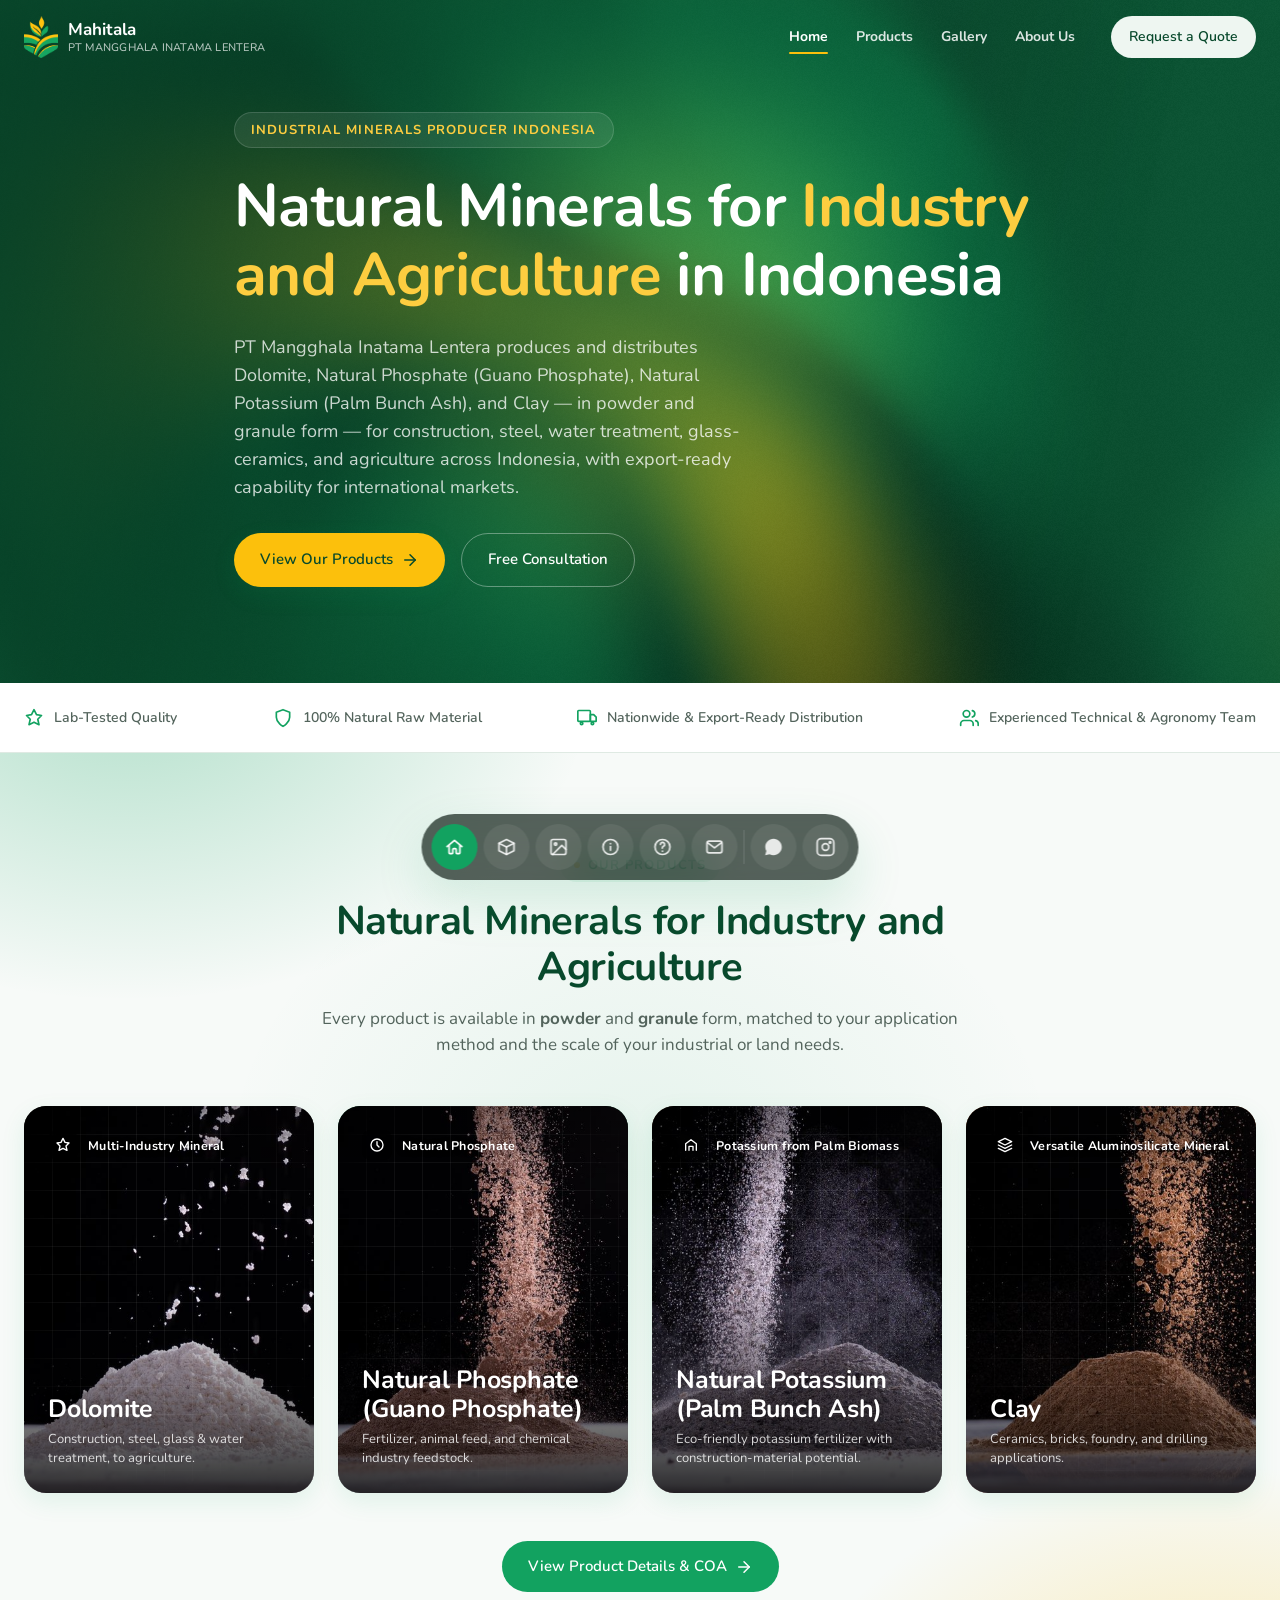
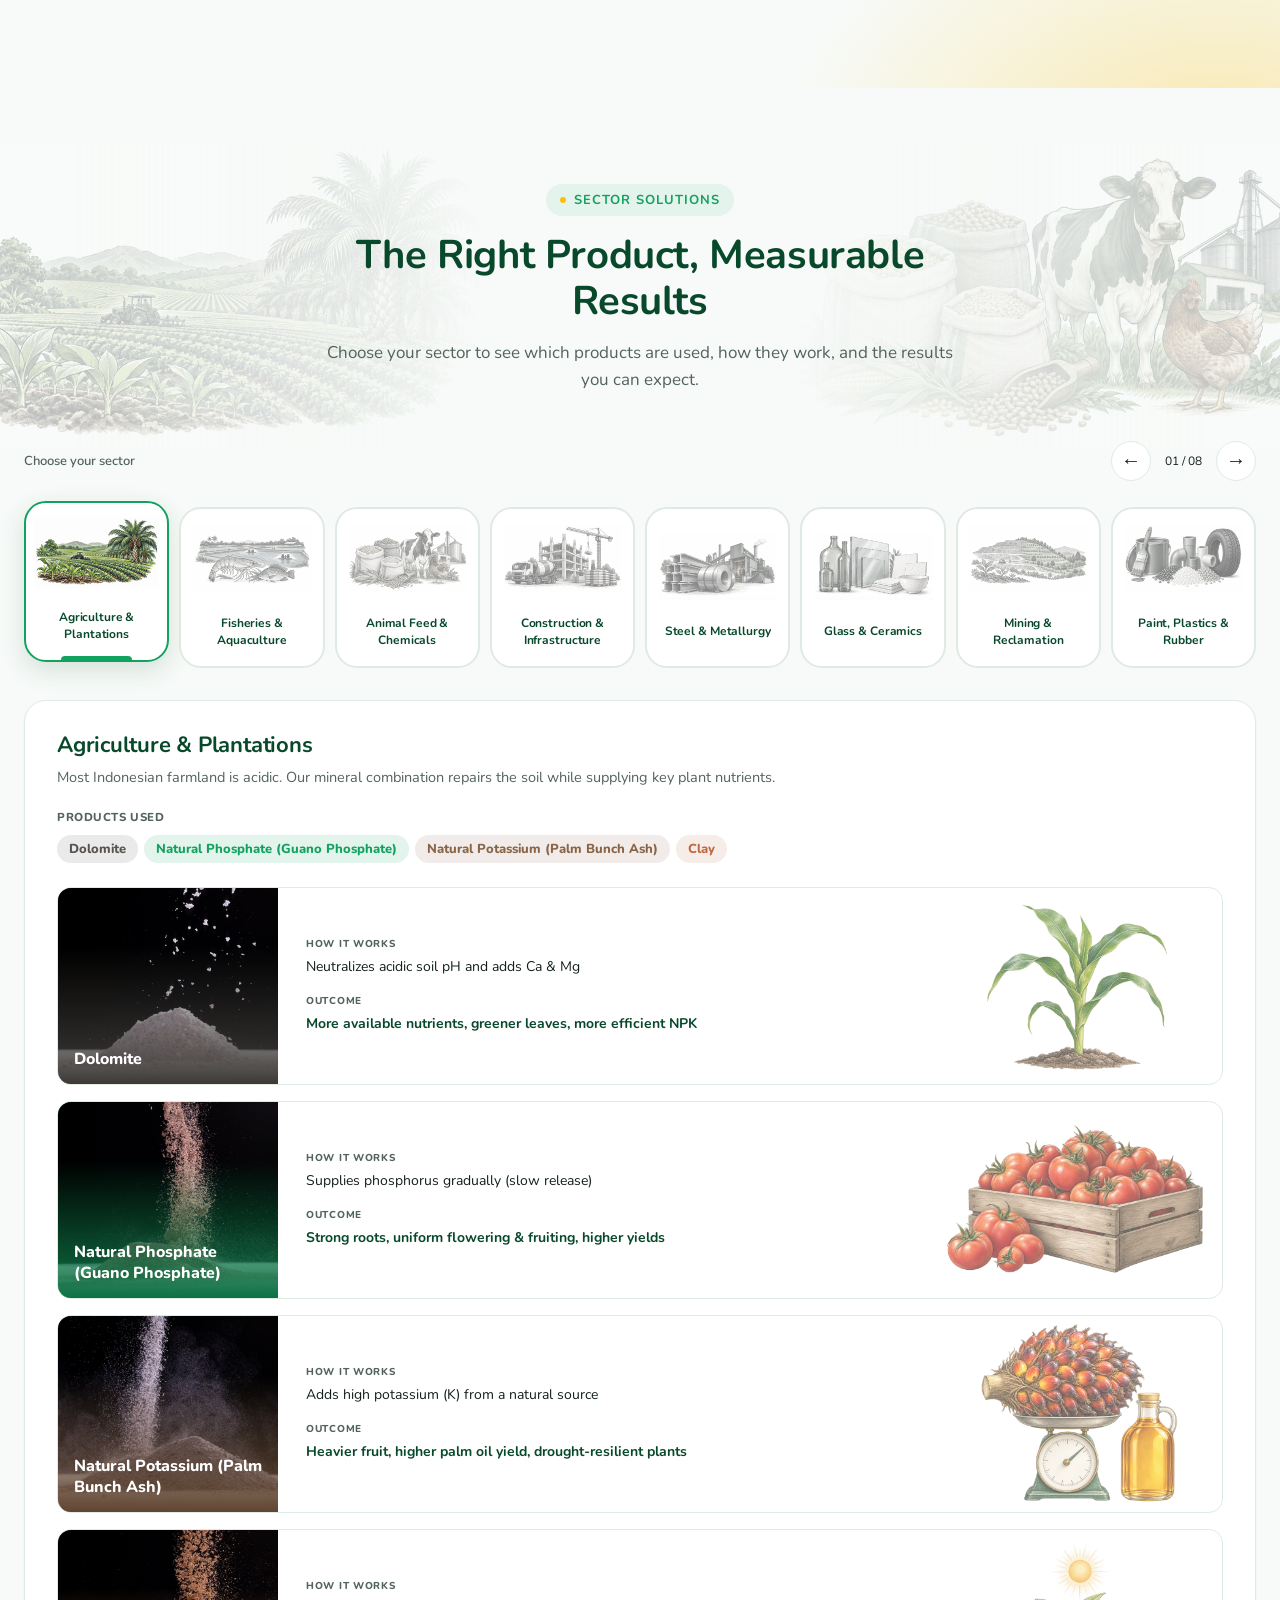
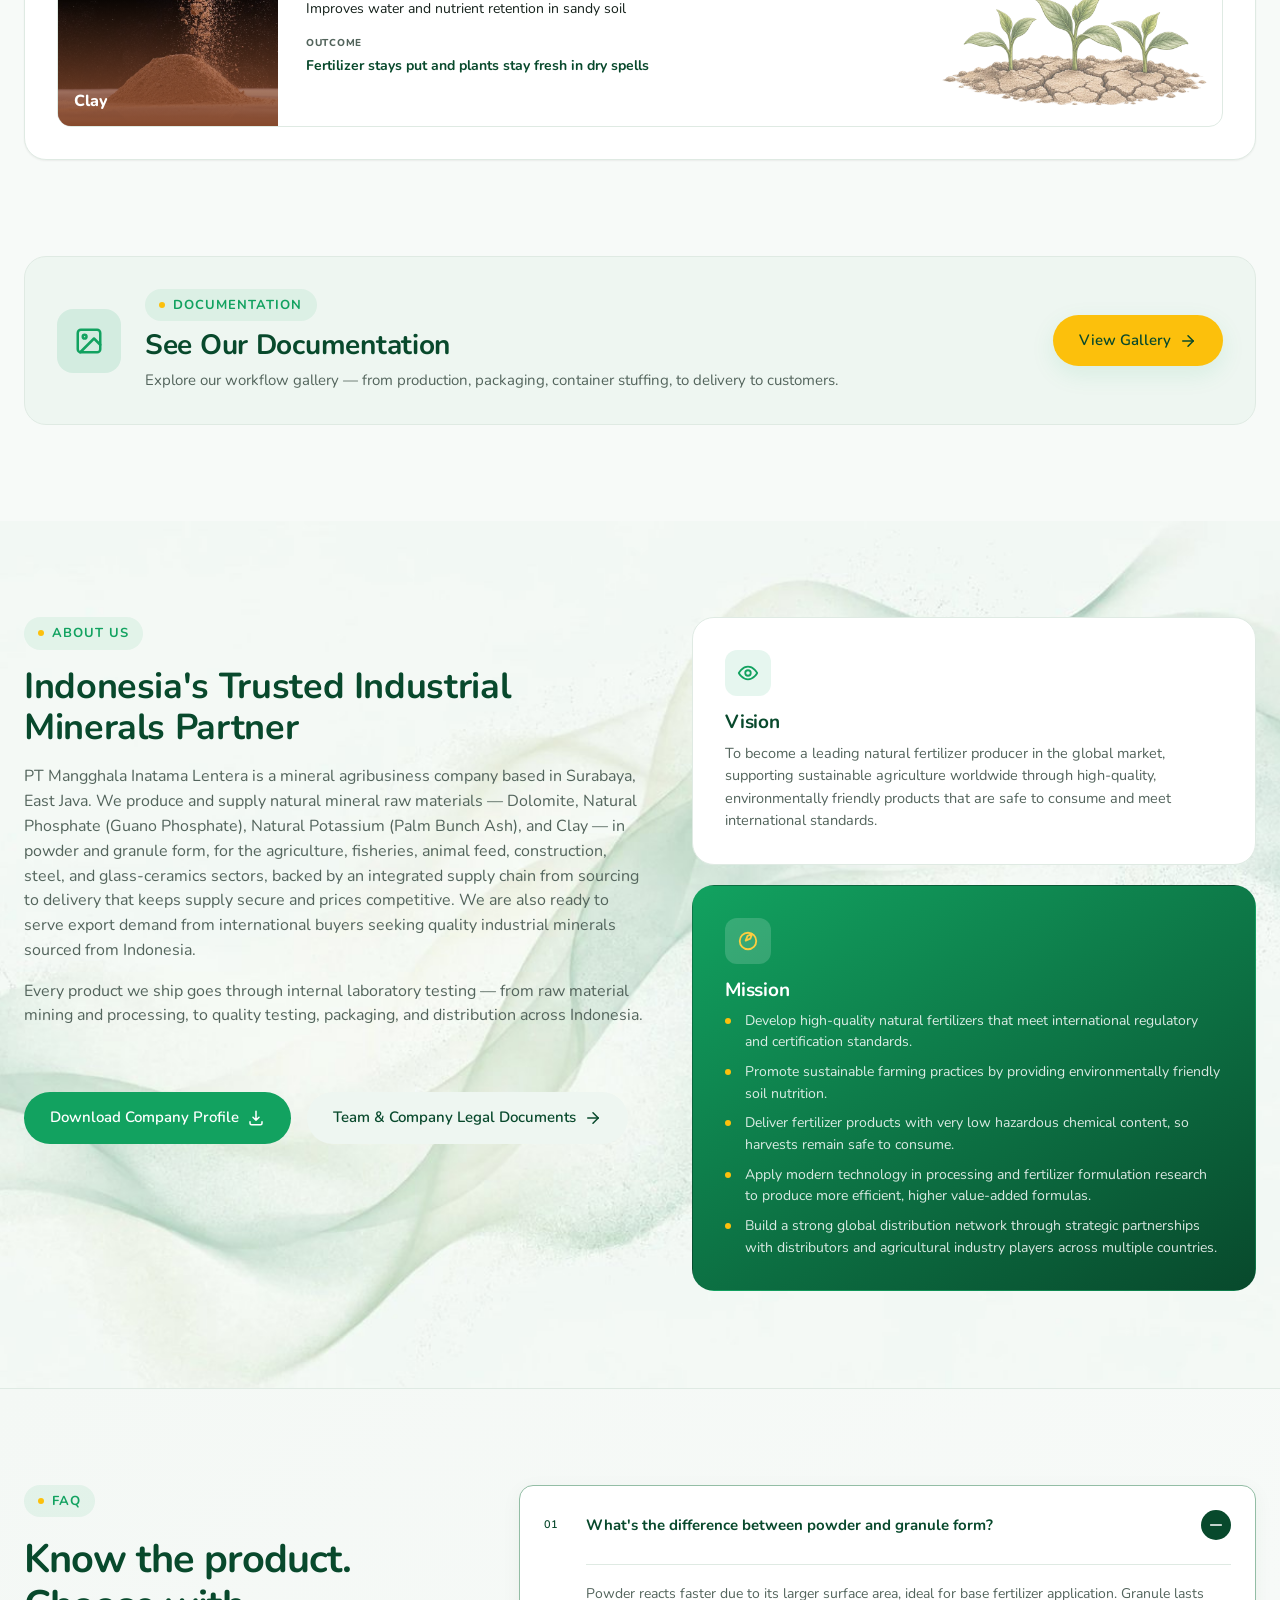
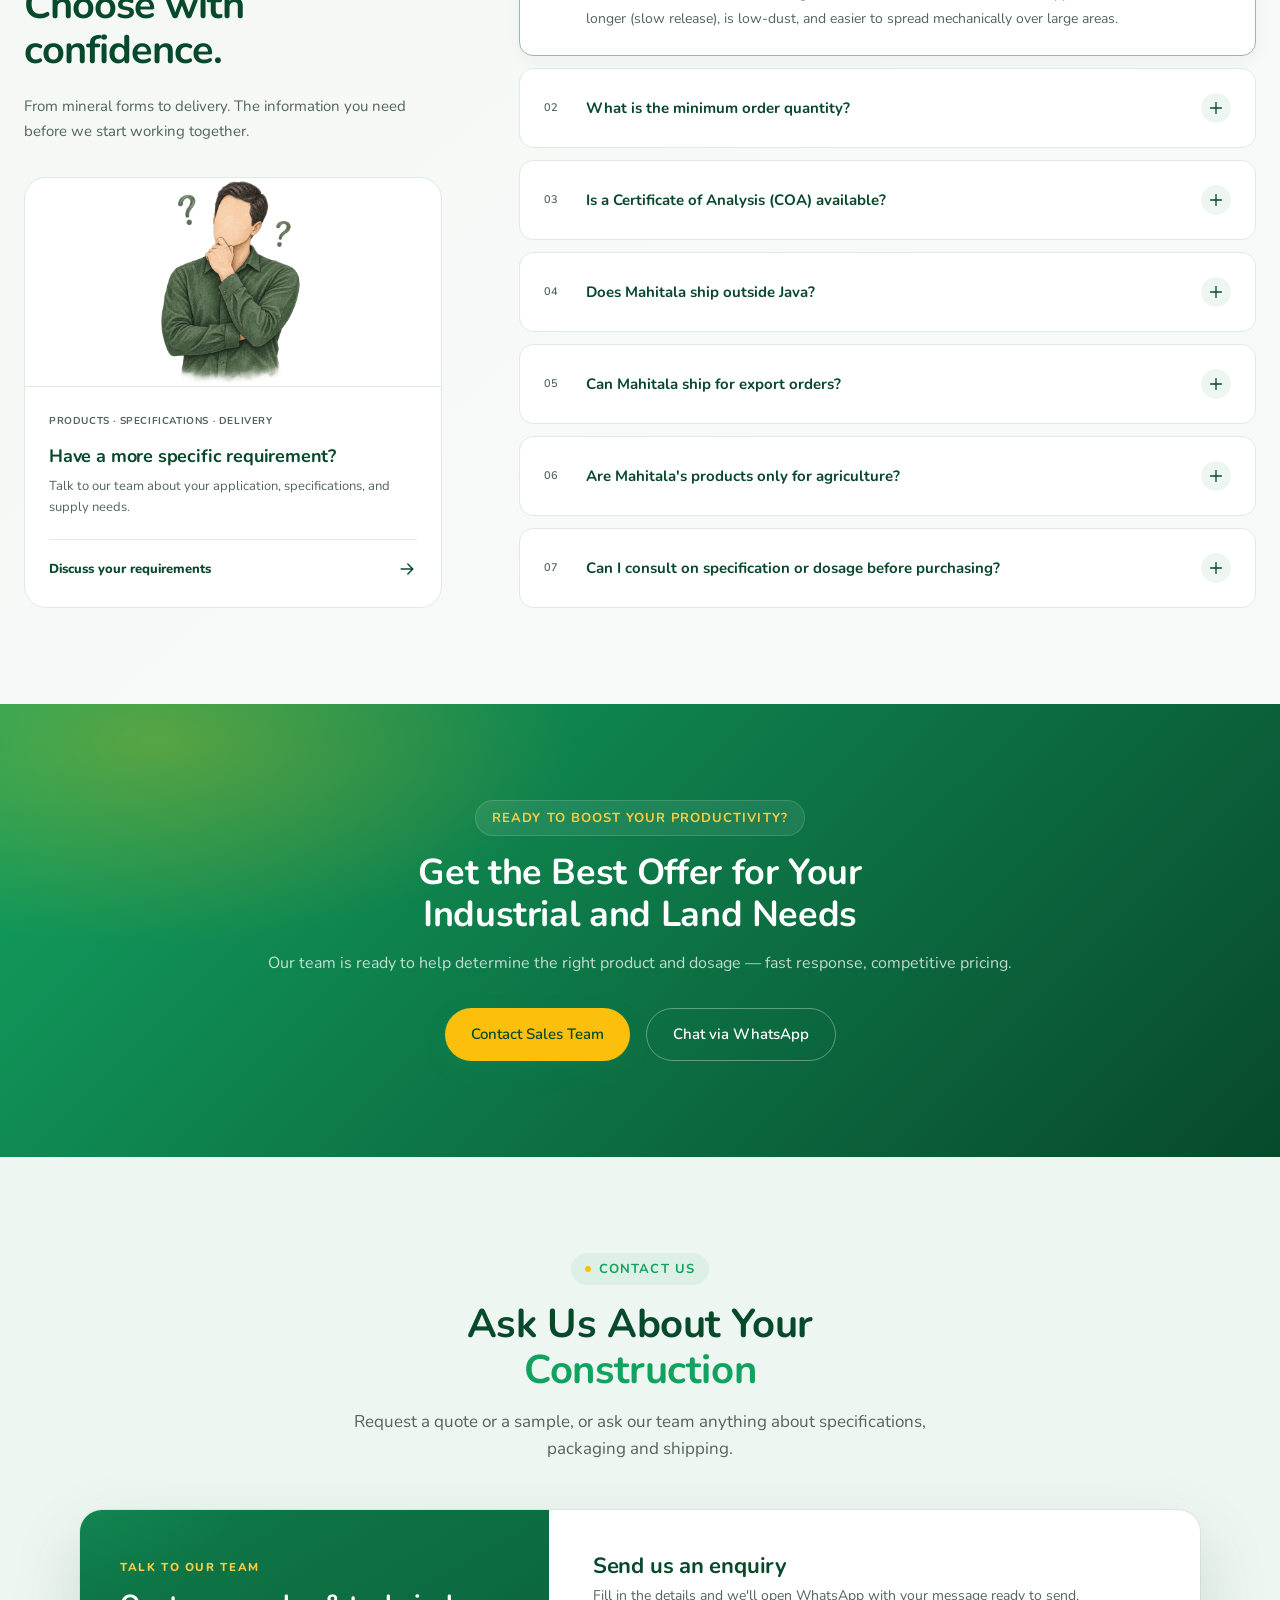
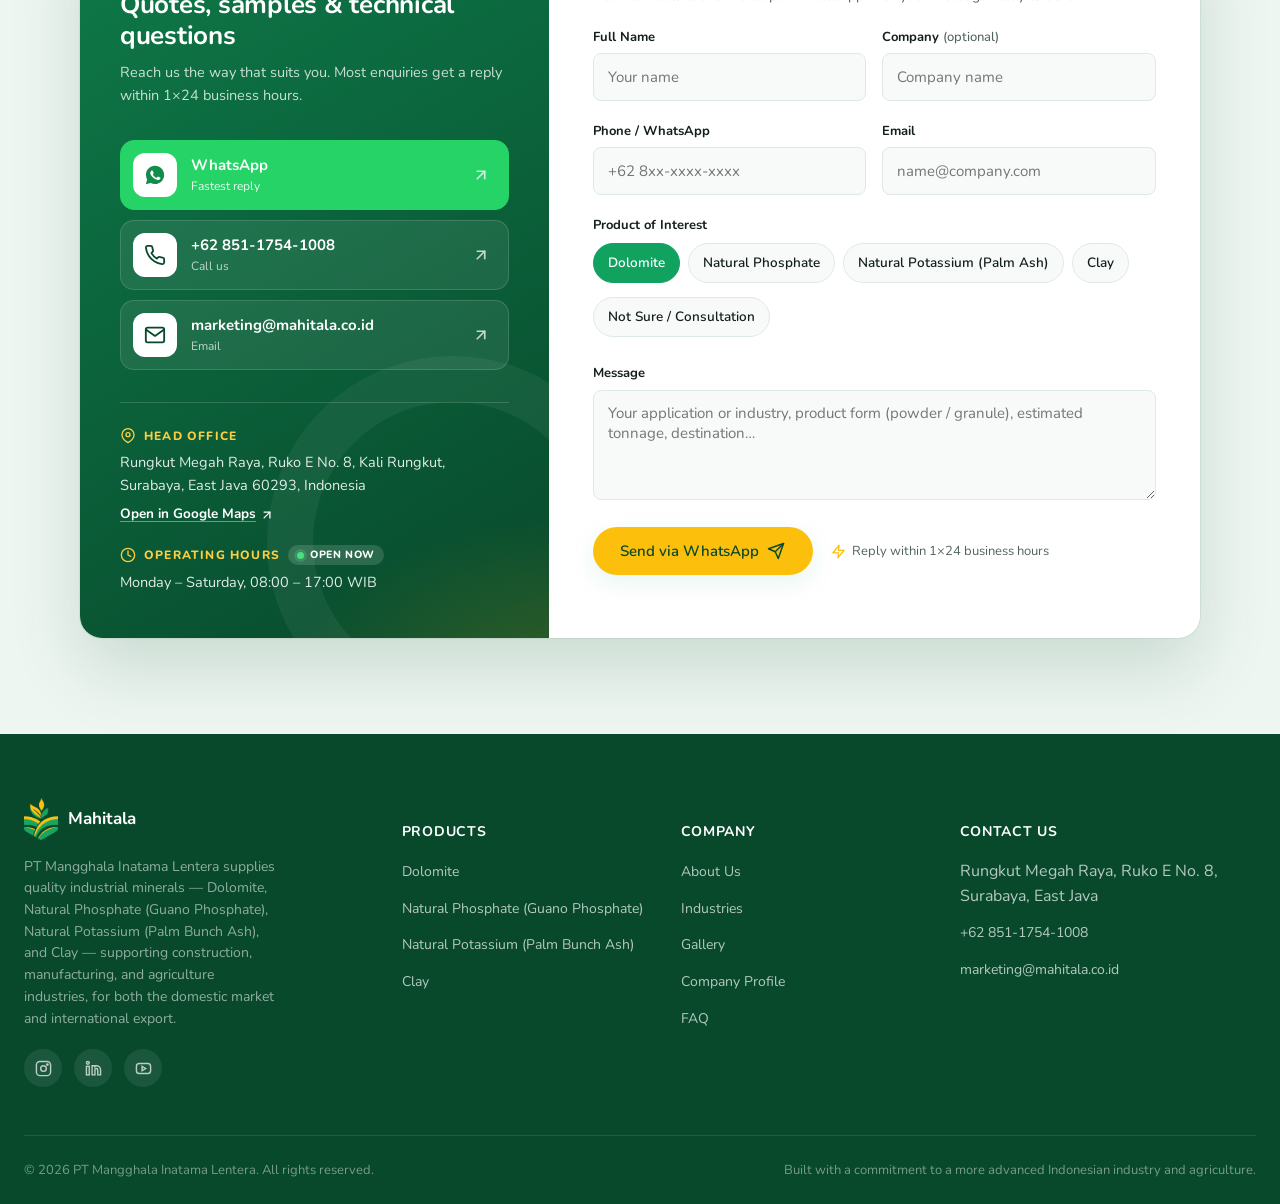
<file: index.html>
<!doctype html>
<html lang="en">
<head>
<meta charset="UTF-8">
<meta name="viewport" content="width=device-width, initial-scale=1, viewport-fit=cover">
<title>PT Mangghala Inatama Lentera — Industrial Minerals: Dolomite, Natural Phosphate (Guano Phosphate), Natural Potassium (Palm Bunch Ash) &amp; Clay</title>
<meta name="description" content="PT Mangghala Inatama Lentera produces high-quality Dolomite, Natural Phosphate (Guano Phosphate), Natural Potassium (Palm Bunch Ash), and Clay (powder & granule) for the construction, steel, water treatment, glass-ceramics, and agriculture industries across Indonesia.">
<link rel="canonical" href="https://mahitala.co.id/">
<meta property="og:type" content="website">
<meta property="og:url" content="https://mahitala.co.id/">
<meta property="og:site_name" content="Mahitala">
<meta property="og:locale" content="en_US">
<meta property="og:title" content="PT Mangghala Inatama Lentera — Industrial Minerals: Dolomite, Natural Phosphate (Guano Phosphate), Natural Potassium (Palm Bunch Ash) &amp; Clay">
<meta property="og:description" content="PT Mangghala Inatama Lentera produces high-quality Dolomite, Natural Phosphate (Guano Phosphate), Natural Potassium (Palm Bunch Ash), and Clay (powder & granule) for the construction, steel, water treatment, glass-ceramics, and agriculture industries across Indonesia.">
<meta property="og:image" content="https://mahitala.co.id/assets/logo-full.png">
<meta property="og:image:width" content="1576">
<meta property="og:image:height" content="425">
<meta property="og:image:alt" content="PT Mangghala Inatama Lentera (Mahitala) logo">
<meta name="twitter:card" content="summary_large_image">
<meta name="twitter:title" content="PT Mangghala Inatama Lentera — Industrial Minerals: Dolomite, Natural Phosphate (Guano Phosphate), Natural Potassium (Palm Bunch Ash) &amp; Clay">
<meta name="twitter:description" content="PT Mangghala Inatama Lentera produces high-quality Dolomite, Natural Phosphate (Guano Phosphate), Natural Potassium (Palm Bunch Ash), and Clay (powder & granule) for the construction, steel, water treatment, glass-ceramics, and agriculture industries across Indonesia.">
<meta name="twitter:image" content="https://mahitala.co.id/assets/logo-full.png">
<link rel="icon" type="image/png" href="assets/logo-icon.png">
<link rel="preconnect" href="https://fonts.googleapis.com">
<link rel="preconnect" href="https://fonts.gstatic.com" crossorigin>
<link href="https://fonts.googleapis.com/css2?family=Nunito:wght@400;500;600;700;800;900&display=swap" rel="stylesheet">
<link rel="stylesheet" href="css/style.css">
<script type="application/ld+json">
{
  "@context": "https://schema.org",
  "@type": "Organization",
  "name": "PT Mangghala Inatama Lentera",
  "alternateName": "Mahitala",
  "url": "https://mahitala.co.id/",
  "logo": "https://mahitala.co.id/assets/logo-full.png",
  "description": "Mineral agribusiness company based in Surabaya, East Java, Indonesia. Produces and supplies Dolomite, Natural Phosphate (Guano Phosphate), Natural Potassium (Palm Bunch Ash), and Clay in powder and granule form for agriculture, aquaculture, livestock, and industrial sectors, with export-ready capability for international buyers.",
  "address": {
    "@type": "PostalAddress",
    "streetAddress": "Rungkut Megah Raya, Ruko E No. 8, Kali Rungkut",
    "addressLocality": "Surabaya",
    "addressRegion": "East Java",
    "postalCode": "60293",
    "addressCountry": "ID"
  },
  "contactPoint": {
    "@type": "ContactPoint",
    "telephone": "+62-851-1754-1008",
    "contactType": "sales",
    "email": "marketing@mahitala.co.id",
    "areaServed": "Worldwide",
    "availableLanguage": [
      "English",
      "Indonesian"
    ]
  }
}
</script>
</head>
<body>

<div class="scroll-progress" id="scrollProgress"></div>

<!-- ============ HEADER ============ -->
<header class="site-header" id="siteHeader">
  <div class="container">
    <a href="#home" class="brand">
      <span class="brand-mark">
        <img src="assets/logo-icon.png" alt="Logo PT Mangghala Inatama Lentera" width="42" height="51">
      </span>
      <span class="brand-text">
        Mahitala
        <small>PT MANGGHALA INATAMA LENTERA</small>
      </span>
    </a>

    <nav class="header-nav" id="headerNav" aria-label="Primary">
      <a href="#home" class="active" aria-current="page">Home</a>
      <a href="products.html">Products</a>
      <a href="gallery.html">Gallery</a>
      <a href="about.html">About Us</a>
    </nav>

    <div class="header-actions">
      <a href="#kontak" class="btn btn-ghost btn-sm header-cta">Request a Quote</a>
      <button type="button" class="nav-toggle" id="navToggle" aria-label="Open menu" aria-expanded="false" aria-controls="headerNav">
        <svg viewBox="0 0 24 24" fill="none" stroke="currentColor" stroke-width="2" stroke-linecap="round" aria-hidden="true"><line class="nt-top" x1="4" y1="7" x2="20" y2="7"/><line class="nt-mid" x1="4" y1="12" x2="20" y2="12"/><line class="nt-bot" x1="4" y1="17" x2="20" y2="17"/></svg>
      </button>
    </div>
  </div>
</header>

<!-- ============ FLOATING DOCK NAV ============ -->
<nav class="dock-nav" id="dockNav" aria-label="Main navigation">
  <a href="#home" class="dock-item" data-tooltip="Home">
    <svg viewBox="0 0 24 24" fill="none" stroke="currentColor" stroke-width="2" stroke-linecap="round" stroke-linejoin="round"><path d="M3 11.5 12 4l9 7.5"/><path d="M5.5 10v9a1 1 0 0 0 1 1H9a1 1 0 0 0 1-1v-4a1 1 0 0 1 1-1h2a1 1 0 0 1 1 1v4a1 1 0 0 0 1 1h2.5a1 1 0 0 0 1-1v-9"/></svg>
    <span class="dock-label">Home</span>
  </a>
  <a href="#produk" class="dock-item" data-tooltip="Products">
    <svg viewBox="0 0 24 24" fill="none" stroke="currentColor" stroke-width="2" stroke-linecap="round" stroke-linejoin="round"><path d="M21 7.5 12 3 3 7.5l9 4.5 9-4.5Z"/><path d="M3 7.5v9L12 21l9-4.5v-9"/><path d="M12 12v9"/></svg>
    <span class="dock-label">Products</span>
  </a>
  <a href="gallery.html" class="dock-item" data-tooltip="Gallery">
    <svg viewBox="0 0 24 24" fill="none" stroke="currentColor" stroke-width="2" stroke-linecap="round" stroke-linejoin="round"><rect x="3" y="3" width="18" height="18" rx="2.5"/><circle cx="8.5" cy="8.5" r="1.5"/><path d="m21 15-5-5L5 21"/></svg>
    <span class="dock-label">Gallery</span>
  </a>
  <a href="#tentang" class="dock-item" data-tooltip="About Us">
    <svg viewBox="0 0 24 24" fill="none" stroke="currentColor" stroke-width="2" stroke-linecap="round" stroke-linejoin="round"><circle cx="12" cy="12" r="9"/><line x1="12" y1="16" x2="12" y2="11.5"/><line x1="12" y1="8" x2="12.01" y2="8"/></svg>
    <span class="dock-label">About Us</span>
  </a>
  <a href="#faq" class="dock-item" data-tooltip="FAQ">
    <svg viewBox="0 0 24 24" fill="none" stroke="currentColor" stroke-width="2" stroke-linecap="round" stroke-linejoin="round"><circle cx="12" cy="12" r="9"/><path d="M9.5 9a2.5 2.5 0 1 1 3.6 2.24c-.77.37-1.35 1.1-1.35 1.96V13.5"/><line x1="12" y1="17" x2="12.01" y2="17"/></svg>
    <span class="dock-label">FAQ</span>
  </a>
  <a href="#kontak" class="dock-item" data-tooltip="Contact">
    <svg viewBox="0 0 24 24" fill="none" stroke="currentColor" stroke-width="2" stroke-linecap="round" stroke-linejoin="round"><rect x="3" y="5" width="18" height="14" rx="2.5"/><path d="m4 7 8 6 8-6"/></svg>
    <span class="dock-label">Contact</span>
  </a>
  <span class="dock-sep" aria-hidden="true"></span>
  <a href="https://wa.me/6285117541008" class="dock-item" target="_blank" rel="noopener" data-tooltip="WhatsApp">
    <svg viewBox="0 0 24 24" fill="currentColor"><path d="M12.04 2C6.58 2 2.13 6.45 2.13 11.91c0 1.75.46 3.45 1.32 4.95L2 22l5.28-1.38a9.9 9.9 0 0 0 4.76 1.21h.01c5.46 0 9.91-4.45 9.91-9.91C21.96 6.45 17.5 2 12.04 2z"/></svg>
    <span class="dock-label">WhatsApp</span>
  </a>
  <a href="#" class="dock-item" target="_blank" rel="noopener" data-tooltip="Instagram">
    <svg viewBox="0 0 24 24" fill="none" stroke="currentColor" stroke-width="2" stroke-linecap="round" stroke-linejoin="round"><rect x="2" y="2" width="20" height="20" rx="5"/><circle cx="12" cy="12" r="4"/><circle cx="17.5" cy="6.5" r="1"/></svg>
    <span class="dock-label">Instagram</span>
  </a>
</nav>

<main>
  <!-- ============ HERO ============ -->
  <section class="hero" id="home">
    <canvas id="heroCanvas" class="hero-canvas" aria-hidden="true"></canvas>
    <div class="hero-scrim" aria-hidden="true"></div>
    <div class="container hero-grid">
      <div>
        <span class="hero-eyebrow">Industrial Minerals Producer Indonesia</span>
        <h1>Natural Minerals for <em>Industry and Agriculture</em> in Indonesia</h1>
        <p class="hero-lede">PT Mangghala Inatama Lentera produces and distributes Dolomite, Natural Phosphate (Guano Phosphate), Natural Potassium (Palm Bunch Ash), and Clay — in powder and granule form — for construction, steel, water treatment, glass-ceramics, and agriculture across Indonesia, with export-ready capability for international markets.</p>
        <div class="hero-cta">
          <a href="#produk" class="btn btn-primary">
            <span>View Our Products</span>
            <svg viewBox="0 0 24 24" fill="none" stroke="currentColor" stroke-width="2" stroke-linecap="round" stroke-linejoin="round"><line x1="5" y1="12" x2="19" y2="12"/><polyline points="12 5 19 12 12 19"/></svg>
          </a>
          <a href="#kontak" class="btn btn-outline">Free Consultation</a>
        </div>
      </div>
    </div>
  </section>

  <!-- ============ TRUST STRIP ============ -->
  <div class="trust-strip">
    <div class="container">
      <div class="trust-item">
        <svg viewBox="0 0 24 24" fill="none" stroke="currentColor" stroke-width="2" stroke-linecap="round" stroke-linejoin="round"><path d="M12 2l3 6 6 1-4.5 4.5L18 20l-6-3-6 3 1.5-6.5L3 9l6-1z"/></svg>
        <span>Lab-Tested Quality</span>
      </div>
      <div class="trust-item">
        <svg viewBox="0 0 24 24" fill="none" stroke="currentColor" stroke-width="2" stroke-linecap="round" stroke-linejoin="round"><path d="M12 22s8-4.5 8-11V5l-8-3-8 3v6c0 6.5 8 11 8 11z"/></svg>
        <span>100% Natural Raw Material</span>
      </div>
      <div class="trust-item">
        <svg viewBox="0 0 24 24" fill="none" stroke="currentColor" stroke-width="2" stroke-linecap="round" stroke-linejoin="round"><rect x="1" y="3" width="15" height="13" rx="1"/><path d="M16 8h4l3 3v5h-7z"/><circle cx="5.5" cy="18.5" r="1.5"/><circle cx="18.5" cy="18.5" r="1.5"/></svg>
        <span>Nationwide &amp; Export-Ready Distribution</span>
      </div>
      <div class="trust-item">
        <svg viewBox="0 0 24 24" fill="none" stroke="currentColor" stroke-width="2" stroke-linecap="round" stroke-linejoin="round"><path d="M17 21v-2a4 4 0 0 0-4-4H6a4 4 0 0 0-4 4v2"/><circle cx="9" cy="7" r="4"/><path d="M23 21v-2a4 4 0 0 0-3-3.87"/><path d="M16 3.13a4 4 0 0 1 0 7.75"/></svg>
        <span>Experienced Technical &amp; Agronomy Team</span>
      </div>
    </div>
  </div>

  <!-- ============ PRODUCTS ============ -->
  <section class="section" id="produk">
    <div class="container">
      <div class="section-head center reveal">
        <span class="eyebrow">Our Products</span>
        <h2>Natural Minerals for Industry and Agriculture</h2>
        <p>Every product is available in <strong>powder</strong> and <strong>granule</strong> form, matched to your application method and the scale of your industrial or land needs.</p>
      </div>

      <div class="product-picker tilt-reveal" role="tablist" aria-label="Choose a product">
        <button class="product-pick-card dolomite" data-tab="dolomite" role="tab" aria-selected="false">
          <div class="ppc-photo"><img src="assets/products/dolomite-powder.jpg" alt="Dolomite" loading="lazy" width="900" height="601"></div>
          <div class="ppc-texture" aria-hidden="true"></div>
          <div class="ppc-glow" aria-hidden="true"></div>
          <div class="ppc-top">
            <span class="ppc-icon"><svg viewBox="0 0 24 24" fill="none" stroke="currentColor" stroke-width="2" stroke-linecap="round" stroke-linejoin="round"><path d="M12 2l3 6 6 1-4.5 4.5L18 20l-6-3-6 3 1.5-6.5L3 9l6-1z"/></svg></span>
            <span class="ppc-category">Multi-Industry Mineral</span>
          </div>
          <div class="ppc-body">
            <h3>Dolomite</h3>
            <p>Construction, steel, glass &amp; water treatment, to agriculture.</p>
          </div>
        </button>

        <button class="product-pick-card phosphate" data-tab="phosphate" role="tab" aria-selected="false">
          <div class="ppc-photo"><img src="assets/products/phosphate-powder.jpg" alt="Natural Phosphate (Guano Phosphate)" loading="lazy" width="900" height="601"></div>
          <div class="ppc-texture" aria-hidden="true"></div>
          <div class="ppc-glow" aria-hidden="true"></div>
          <div class="ppc-top">
            <span class="ppc-icon"><svg viewBox="0 0 24 24" fill="none" stroke="currentColor" stroke-width="2" stroke-linecap="round" stroke-linejoin="round"><circle cx="12" cy="12" r="9"/><path d="M12 7v5l3 3"/></svg></span>
            <span class="ppc-category">Natural Phosphate</span>
          </div>
          <div class="ppc-body">
            <h3>Natural Phosphate (Guano Phosphate)</h3>
            <p>Fertilizer, animal feed, and chemical industry feedstock.</p>
          </div>
        </button>

        <button class="product-pick-card palmash" data-tab="palmash" role="tab" aria-selected="false">
          <div class="ppc-photo"><img src="assets/products/palmash-powder.jpg" alt="Natural Potassium (Palm Bunch Ash)" loading="lazy" width="900" height="600"></div>
          <div class="ppc-texture" aria-hidden="true"></div>
          <div class="ppc-glow" aria-hidden="true"></div>
          <div class="ppc-top">
            <span class="ppc-icon"><svg viewBox="0 0 24 24" fill="none" stroke="currentColor" stroke-width="2" stroke-linecap="round" stroke-linejoin="round"><path d="M4 20V10l8-6 8 6v10"/><path d="M9 20v-6h6v6"/></svg></span>
            <span class="ppc-category">Potassium from Palm Biomass</span>
          </div>
          <div class="ppc-body">
            <h3>Natural Potassium (Palm Bunch Ash)</h3>
            <p>Eco-friendly potassium fertilizer with construction-material potential.</p>
          </div>
        </button>

        <button class="product-pick-card clay" data-tab="clay" role="tab" aria-selected="false">
          <div class="ppc-photo"><img src="assets/products/clay-powder.jpg" alt="Clay" loading="lazy" width="900" height="601"></div>
          <div class="ppc-texture" aria-hidden="true"></div>
          <div class="ppc-glow" aria-hidden="true"></div>
          <div class="ppc-top">
            <span class="ppc-icon"><svg viewBox="0 0 24 24" fill="none" stroke="currentColor" stroke-width="2" stroke-linecap="round" stroke-linejoin="round"><path d="M12 2 2 7l10 5 10-5-10-5z"/><path d="M2 17l10 5 10-5"/><path d="M2 12l10 5 10-5"/></svg></span>
            <span class="ppc-category">Versatile Aluminosilicate Mineral</span>
          </div>
          <div class="ppc-body">
            <h3>Clay</h3>
            <p>Ceramics, bricks, foundry, and drilling applications.</p>
          </div>
        </button>
      </div>

      <div class="reveal" style="text-align:center; margin-top: var(--space-8)">
        <a href="products.html" class="btn btn-dark">
          <span>View Product Details &amp; COA</span>
          <svg viewBox="0 0 24 24" fill="none" stroke="currentColor" stroke-width="2" stroke-linecap="round" stroke-linejoin="round"><line x1="5" y1="12" x2="19" y2="12"/><polyline points="12 5 19 12 12 19"/></svg>
        </a>
      </div>
    </div>
  </section>

  <!-- ============ SECTOR SOLUTIONS ============ -->
  <section class="section" id="industri">
    <div class="container">
      <div class="section-head center reveal">
        <span class="eyebrow">Sector Solutions</span>
        <h2>The Right Product, Measurable Results</h2>
        <p>Choose your sector to see which products are used, how they work, and the results you can expect.</p>
      </div>

      <div class="sector-picker-controls" hidden>
        <span class="sector-picker-hint">Choose your sector</span>
        <div class="sector-picker-navigation">
          <button type="button" class="sector-arrow" data-sector-step="-1" aria-label="Previous sector">&#8592;</button>
          <span class="sector-position" aria-live="polite" aria-atomic="true">01 / 08</span>
          <button type="button" class="sector-arrow" data-sector-step="1" aria-label="Next sector">&#8594;</button>
        </div>
      </div>
      <div class="sector-grid" role="tablist" aria-label="Choose a sector">
        <button class="sector-card active" data-sector="pertanian" role="tab" aria-selected="true">
          <div class="sector-image"><img src="assets/industries/08-agriculture-plantations.png" alt="Agriculture &amp; Plantations" loading="lazy" width="900" height="501"></div>
          <h3>Agriculture &amp; Plantations</h3>
        </button>
        <button class="sector-card" data-sector="tambak" role="tab" aria-selected="false">
          <div class="sector-image"><img src="assets/industries/03-fisheries-aquaculture.png" alt="Fisheries &amp; Aquaculture" loading="lazy" width="900" height="501"></div>
          <h3>Fisheries &amp; Aquaculture</h3>
        </button>
        <button class="sector-card" data-sector="pakan" role="tab" aria-selected="false">
          <div class="sector-image"><img src="assets/industries/06-animal-feed-chemicals.png" alt="Animal Feed &amp; Chemicals" loading="lazy" width="900" height="501"></div>
          <h3>Animal Feed &amp; Chemicals</h3>
        </button>
        <button class="sector-card" data-sector="konstruksi" role="tab" aria-selected="false">
          <div class="sector-image"><img src="assets/industries/01-construction-infrastructure.png" alt="Construction &amp; Infrastructure" loading="lazy" width="900" height="501"></div>
          <h3>Construction &amp; Infrastructure</h3>
        </button>
        <button class="sector-card" data-sector="baja" role="tab" aria-selected="false">
          <div class="sector-image"><img src="assets/industries/02-steel-metallurgy.png" alt="Steel &amp; Metallurgy" loading="lazy" width="900" height="501"></div>
          <h3>Steel &amp; Metallurgy</h3>
        </button>
        <button class="sector-card" data-sector="kaca" role="tab" aria-selected="false">
          <div class="sector-image"><img src="assets/industries/04-glass-ceramics.png" alt="Glass &amp; Ceramics" loading="lazy" width="900" height="501"></div>
          <h3>Glass &amp; Ceramics</h3>
        </button>
        <button class="sector-card" data-sector="reklamasi" role="tab" aria-selected="false">
          <div class="sector-image"><img src="assets/industries/05-mining-reclamation.png" alt="Mining &amp; Reclamation" loading="lazy" width="900" height="501"></div>
          <h3>Mining &amp; Reclamation</h3>
        </button>
        <button class="sector-card" data-sector="cat" role="tab" aria-selected="false">
          <div class="sector-image"><img src="assets/industries/07-paint-plastics-rubber.png" alt="Paint, Plastics &amp; Rubber" loading="lazy" width="900" height="501"></div>
          <h3>Paint, Plastics &amp; Rubber</h3>
        </button>
      </div>

      <div class="sector-result reveal" id="sectorResult">
          <div class="sector-result-panel" data-sector-panel="pertanian">
            <div class="sector-intro"><h3>Agriculture &amp; Plantations</h3><p>Most Indonesian farmland is acidic. Our mineral combination repairs the soil while supplying key plant nutrients.</p><div class="sector-products"><small>Products used</small><div><button class="sector-product-pill dolomite" data-tablink="dolomite">Dolomite</button><button class="sector-product-pill phosphate" data-tablink="phosphate">Natural Phosphate (Guano Phosphate)</button><button class="sector-product-pill palmash" data-tablink="palmash">Natural Potassium (Palm Bunch Ash)</button><button class="sector-product-pill clay" data-tablink="clay">Clay</button></div></div></div><ol class="chain-list stagger-group"><li class="chain-row"><img class="chain-art" src="assets/industries/benefits/pertanian-1.webp" alt="" aria-hidden="true" loading="lazy" decoding="async"><div class="chain-product dolomite"><img src="assets/products/dolomite-powder.jpg" alt="" loading="lazy" width="900" height="601"><span>Dolomite</span></div><div class="chain-copy"><div class="chain-step"><small>How It Works</small><p>Neutralizes acidic soil pH and adds Ca &amp; Mg</p></div><div class="chain-step result"><small>Outcome</small><p>More available nutrients, greener leaves, more efficient NPK</p></div></div></li><li class="chain-row"><img class="chain-art" src="assets/industries/benefits/pertanian-2.webp" alt="" aria-hidden="true" loading="lazy" decoding="async"><div class="chain-product phosphate"><img src="assets/products/phosphate-powder.jpg" alt="" loading="lazy" width="900" height="601"><span>Natural Phosphate (Guano Phosphate)</span></div><div class="chain-copy"><div class="chain-step"><small>How It Works</small><p>Supplies phosphorus gradually (slow release)</p></div><div class="chain-step result"><small>Outcome</small><p>Strong roots, uniform flowering &amp; fruiting, higher yields</p></div></div></li><li class="chain-row"><img class="chain-art" src="assets/industries/benefits/pertanian-3.webp" alt="" aria-hidden="true" loading="lazy" decoding="async"><div class="chain-product palmash"><img src="assets/products/palmash-powder.jpg" alt="" loading="lazy" width="900" height="601"><span>Natural Potassium (Palm Bunch Ash)</span></div><div class="chain-copy"><div class="chain-step"><small>How It Works</small><p>Adds high potassium (K) from a natural source</p></div><div class="chain-step result"><small>Outcome</small><p>Heavier fruit, higher palm oil yield, drought-resilient plants</p></div></div></li><li class="chain-row"><img class="chain-art" src="assets/industries/benefits/pertanian-4.webp" alt="" aria-hidden="true" loading="lazy" decoding="async"><div class="chain-product clay"><img src="assets/products/clay-powder.jpg" alt="" loading="lazy" width="900" height="601"><span>Clay</span></div><div class="chain-copy"><div class="chain-step"><small>How It Works</small><p>Improves water and nutrient retention in sandy soil</p></div><div class="chain-step result"><small>Outcome</small><p>Fertilizer stays put and plants stay fresh in dry spells</p></div></div></li></ol>
          </div>
          <div class="sector-result-panel" data-sector-panel="tambak" hidden>
            <div class="sector-intro"><h3>Fisheries &amp; Aquaculture</h3><p>Water quality is the key to a good harvest. Our minerals keep pH, alkalinity, and water fertility in check so shrimp and fish grow at their best.</p><div class="sector-products"><small>Products used</small><div><button class="sector-product-pill dolomite" data-tablink="dolomite">Dolomite</button><button class="sector-product-pill phosphate" data-tablink="phosphate">Natural Phosphate (Guano Phosphate)</button></div></div></div><ol class="chain-list stagger-group"><li class="chain-row"><img class="chain-art" src="assets/industries/benefits/tambak-1.webp" alt="" aria-hidden="true" loading="lazy" decoding="async"><div class="chain-product dolomite"><img src="assets/products/dolomite-powder.jpg" alt="" loading="lazy" width="900" height="601"><span>Dolomite</span></div><div class="chain-copy"><div class="chain-step"><small>How It Works</small><p>Raises and stabilizes pond water &amp; bottom pH and alkalinity</p></div><div class="chain-step result"><small>Outcome</small><p>Less stressed shrimp, smooth molting, faster shell hardening — higher survival rate (SR)</p></div></div></li><li class="chain-row"><img class="chain-art" src="assets/industries/benefits/tambak-2.webp" alt="" aria-hidden="true" loading="lazy" decoding="async"><div class="chain-product dolomite"><img src="assets/products/dolomite-powder.jpg" alt="" loading="lazy" width="900" height="601"><span>Dolomite</span></div><div class="chain-copy"><div class="chain-step"><small>How It Works</small><p>Supplies dissolved Ca &amp; Mg needed to build the shell</p></div><div class="chain-step result"><small>Outcome</small><p>Faster growth and more uniform harvest size</p></div></div></li><li class="chain-row"><img class="chain-art" src="assets/industries/benefits/tambak-3.webp" alt="" aria-hidden="true" loading="lazy" decoding="async"><div class="chain-product phosphate"><img src="assets/products/phosphate-powder.jpg" alt="" loading="lazy" width="900" height="601"><span>Natural Phosphate (Guano Phosphate)</span></div><div class="chain-copy"><div class="chain-step"><small>How It Works</small><p>Fertilizes water to grow phytoplankton</p></div><div class="chain-step result"><small>Outcome</small><p>Stable water color &amp; plenty of natural feed — more efficient feed use (FCR)</p></div></div></li></ol>
          </div>
          <div class="sector-result-panel" data-sector-panel="pakan" hidden>
            <div class="sector-intro"><h3>Animal Feed &amp; Chemicals</h3><p>Feed-grade minerals and chemical feedstock for livestock productivity and industrial needs.</p><div class="sector-products"><small>Products used</small><div><button class="sector-product-pill phosphate" data-tablink="phosphate">Natural Phosphate (Guano Phosphate)</button><button class="sector-product-pill dolomite" data-tablink="dolomite">Dolomite</button><button class="sector-product-pill clay" data-tablink="clay">Clay</button></div></div></div><ol class="chain-list stagger-group"><li class="chain-row"><img class="chain-art" src="assets/industries/benefits/pakan-1-hen.webp" alt="" aria-hidden="true" loading="lazy" decoding="async"><div class="chain-product phosphate"><img src="assets/products/phosphate-powder.jpg" alt="" loading="lazy" width="900" height="601"><span>Natural Phosphate (Guano Phosphate)</span></div><div class="chain-copy"><div class="chain-step"><small>How It Works</small><p>Phosphorus &amp; calcium source in feed rations</p></div><div class="chain-step result"><small>Outcome</small><p>Strong bones, optimal growth, thicker eggshells</p></div></div></li><li class="chain-row"><img class="chain-art" src="assets/industries/benefits/pakan-2.webp" alt="" aria-hidden="true" loading="lazy" decoding="async"><div class="chain-product dolomite"><img src="assets/products/dolomite-powder.jpg" alt="" loading="lazy" width="900" height="601"><span>Dolomite</span></div><div class="chain-copy"><div class="chain-step"><small>How It Works</small><p>Ca &amp; Mg supplement for livestock and poultry feed</p></div><div class="chain-step result"><small>Outcome</small><p>Prevents mineral deficiency, keeps livestock productive</p></div></div></li><li class="chain-row"><img class="chain-art" src="assets/industries/benefits/pakan-3.webp" alt="" aria-hidden="true" loading="lazy" decoding="async"><div class="chain-product clay"><img src="assets/products/clay-powder.jpg" alt="" loading="lazy" width="900" height="601"><span>Clay</span></div><div class="chain-copy"><div class="chain-step"><small>How It Works</small><p>Feed pellet binder</p></div><div class="chain-step result"><small>Outcome</small><p>Pellets hold together, less feed waste</p></div></div></li><li class="chain-row"><img class="chain-art" src="assets/industries/benefits/pakan-4-dry-bedding.png" alt="" aria-hidden="true" loading="lazy" decoding="async"><div class="chain-product dolomite"><img src="assets/products/dolomite-powder.jpg" alt="" loading="lazy" width="900" height="601"><span>Dolomite</span></div><div class="chain-copy"><div class="chain-step"><small>How It Works</small><p>Applied to coop bedding to help absorb moisture</p></div><div class="chain-step result"><small>Outcome</small><p>Drier bedding, reduced coop odors</p></div></div></li><li class="chain-row"><img class="chain-art" src="assets/industries/benefits/pakan-5-coop-hygiene.png" alt="" aria-hidden="true" loading="lazy" decoding="async"><div class="chain-product dolomite"><img src="assets/products/dolomite-powder.jpg" alt="" loading="lazy" width="900" height="601"><span>Dolomite</span></div><div class="chain-copy"><div class="chain-step"><small>How It Works</small><p>Helps keep coop bedding dry and clean</p></div><div class="chain-step result"><small>Outcome</small><p>Helps reduce flies and limit bacterial growth</p></div></div></li></ol>
          </div>
          <div class="sector-result-panel" data-sector-panel="konstruksi" hidden>
            <div class="sector-intro"><h3>Construction &amp; Infrastructure</h3><p>From cement to bricks, our minerals are raw materials and additives that make building materials stronger, more efficient, and greener.</p><div class="sector-products"><small>Products used</small><div><button class="sector-product-pill dolomite" data-tablink="dolomite">Dolomite</button><button class="sector-product-pill palmash" data-tablink="palmash">Natural Potassium (Palm Bunch Ash)</button><button class="sector-product-pill clay" data-tablink="clay">Clay</button></div></div></div><ol class="chain-list stagger-group"><li class="chain-row"><img class="chain-art" src="assets/industries/benefits/konstruksi-1.webp" alt="" aria-hidden="true" loading="lazy" decoding="async"><div class="chain-product dolomite"><img src="assets/products/dolomite-powder.jpg" alt="" loading="lazy" width="900" height="601"><span>Dolomite</span></div><div class="chain-copy"><div class="chain-step"><small>How It Works</small><p>Serves as filler and aggregate in cement &amp; concrete</p></div><div class="chain-step result"><small>Outcome</small><p>Denser concrete at a more efficient material cost</p></div></div></li><li class="chain-row"><img class="chain-art" src="assets/industries/benefits/konstruksi-2.webp" alt="" aria-hidden="true" loading="lazy" decoding="async"><div class="chain-product palmash"><img src="assets/products/palmash-powder.jpg" alt="" loading="lazy" width="900" height="601"><span>Natural Potassium (Palm Bunch Ash)</span></div><div class="chain-copy"><div class="chain-step"><small>How It Works</small><p>Reactive pozzolanic silica partially replaces cement</p></div><div class="chain-step result"><small>Outcome</small><p>Lower carbon footprint — green concrete from palm waste</p></div></div></li><li class="chain-row"><img class="chain-art" src="assets/industries/benefits/konstruksi-3.webp" alt="" aria-hidden="true" loading="lazy" decoding="async"><div class="chain-product clay"><img src="assets/products/clay-powder.jpg" alt="" loading="lazy" width="900" height="601"><span>Clay</span></div><div class="chain-copy"><div class="chain-step"><small>How It Works</small><p>Raw material for bricks, roof tiles, and Al₂O₃/SiO₂ for cement clinker</p></div><div class="chain-step result"><small>Outcome</small><p>Strong, weather-resistant building materials</p></div></div></li></ol>
          </div>
          <div class="sector-result-panel" data-sector-panel="baja" hidden>
            <div class="sector-intro"><h3>Steel &amp; Metallurgy</h3><p>In furnaces and molds, our minerals help produce purer metal through a more reliable process.</p><div class="sector-products"><small>Products used</small><div><button class="sector-product-pill dolomite" data-tablink="dolomite">Dolomite</button><button class="sector-product-pill clay" data-tablink="clay">Clay</button></div></div></div><ol class="chain-list stagger-group"><li class="chain-row"><img class="chain-art" src="assets/industries/benefits/baja-1.webp" alt="" aria-hidden="true" loading="lazy" decoding="async"><div class="chain-product dolomite"><img src="assets/products/dolomite-powder.jpg" alt="" loading="lazy" width="900" height="601"><span>Dolomite</span></div><div class="chain-copy"><div class="chain-step"><small>How It Works</small><p>As a flux, binds impurities (silica, sulfur, phosphorus) into slag</p></div><div class="chain-step result"><small>Outcome</small><p>Purer steel with consistent quality</p></div></div></li><li class="chain-row"><img class="chain-art" src="assets/industries/benefits/baja-2.webp" alt="" aria-hidden="true" loading="lazy" decoding="async"><div class="chain-product dolomite"><img src="assets/products/dolomite-powder.jpg" alt="" loading="lazy" width="900" height="601"><span>Dolomite</span></div><div class="chain-copy"><div class="chain-step"><small>How It Works</small><p>MgO in the slag protects the furnace refractory lining</p></div><div class="chain-step result"><small>Outcome</small><p>Longer furnace life, lower maintenance costs</p></div></div></li><li class="chain-row"><img class="chain-art" src="assets/industries/benefits/baja-3-casting.webp" alt="" aria-hidden="true" loading="lazy" decoding="async"><div class="chain-product clay"><img src="assets/products/clay-powder.jpg" alt="" loading="lazy" width="900" height="601"><span>Clay</span></div><div class="chain-copy"><div class="chain-step"><small>How It Works</small><p>Bonding clay binds foundry molding sand</p></div><div class="chain-step result"><small>Outcome</small><p>Precise molds, smooth casting surfaces, fewer defects</p></div></div></li></ol>
          </div>
          <div class="sector-result-panel" data-sector-panel="kaca" hidden>
            <div class="sector-intro"><h3>Glass &amp; Ceramics</h3><p>The right mineral composition determines the strength, clarity, and durability of glass and ceramic products.</p><div class="sector-products"><small>Products used</small><div><button class="sector-product-pill dolomite" data-tablink="dolomite">Dolomite</button><button class="sector-product-pill clay" data-tablink="clay">Clay</button></div></div></div><ol class="chain-list stagger-group"><li class="chain-row"><img class="chain-art" src="assets/industries/benefits/kaca-1.webp" alt="" aria-hidden="true" loading="lazy" decoding="async"><div class="chain-product dolomite"><img src="assets/products/dolomite-powder.jpg" alt="" loading="lazy" width="900" height="601"><span>Dolomite</span></div><div class="chain-copy"><div class="chain-step"><small>How It Works</small><p>Contributes CaO &amp; MgO to the glass batch</p></div><div class="chain-step result"><small>Outcome</small><p>Glass that resists chemicals &amp; weathering and doesn't cloud easily</p></div></div></li><li class="chain-row"><img class="chain-art" src="assets/industries/benefits/kaca-2.webp" alt="" aria-hidden="true" loading="lazy" decoding="async"><div class="chain-product clay"><img src="assets/products/clay-powder.jpg" alt="" loading="lazy" width="900" height="601"><span>Clay</span></div><div class="chain-copy"><div class="chain-step"><small>How It Works</small><p>Gives plasticity to the ceramic body</p></div><div class="chain-step result"><small>Outcome</small><p>Easy to shape and strong after firing</p></div></div></li></ol>
          </div>
          <div class="sector-result-panel" data-sector-panel="reklamasi" hidden>
            <div class="sector-intro"><h3>Mining &amp; Reclamation</h3><p>Former mining land is usually highly acidic and nutrient-poor. Our minerals restore it until it's ready to be replanted.</p><div class="sector-products"><small>Products used</small><div><button class="sector-product-pill dolomite" data-tablink="dolomite">Dolomite</button><button class="sector-product-pill phosphate" data-tablink="phosphate">Natural Phosphate (Guano Phosphate)</button><button class="sector-product-pill palmash" data-tablink="palmash">Natural Potassium (Palm Bunch Ash)</button></div></div></div><ol class="chain-list stagger-group"><li class="chain-row"><img class="chain-art" src="assets/industries/benefits/reklamasi-1.webp" alt="" aria-hidden="true" loading="lazy" decoding="async"><div class="chain-product dolomite"><img src="assets/products/dolomite-powder.jpg" alt="" loading="lazy" width="900" height="601"><span>Dolomite</span></div><div class="chain-copy"><div class="chain-step"><small>How It Works</small><p>Neutralizes acid mine drainage and acidic soil</p></div><div class="chain-step result"><small>Outcome</small><p>Heavy metals settle out, discharge water is safer for the environment</p></div></div></li><li class="chain-row"><img class="chain-art" src="assets/industries/benefits/reklamasi-2.webp" alt="" aria-hidden="true" loading="lazy" decoding="async"><div class="chain-product phosphate"><img src="assets/products/phosphate-powder.jpg" alt="" loading="lazy" width="900" height="601"><span>Natural Phosphate (Guano Phosphate)</span></div><div class="chain-copy"><div class="chain-step"><small>How It Works</small><p>Supplies phosphorus for revegetation seedling roots</p></div><div class="chain-step result"><small>Outcome</small><p>Seedlings root quickly and survive on degraded land</p></div></div></li><li class="chain-row"><img class="chain-art" src="assets/industries/benefits/reklamasi-3.webp" alt="" aria-hidden="true" loading="lazy" decoding="async"><div class="chain-product palmash"><img src="assets/products/palmash-powder.jpg" alt="" loading="lazy" width="900" height="601"><span>Natural Potassium (Palm Bunch Ash)</span></div><div class="chain-copy"><div class="chain-step"><small>How It Works</small><p>Adds potassium and raises the pH of overburden soil</p></div><div class="chain-step result"><small>Outcome</small><p>Cover crops establish quickly, reducing erosion</p></div></div></li></ol>
          </div>
          <div class="sector-result-panel" data-sector-panel="cat" hidden>
            <div class="sector-intro"><h3>Paint, Plastics &amp; Rubber</h3><p>Mineral fillers cut formulation costs while improving the physical properties of the end product.</p><div class="sector-products"><small>Products used</small><div><button class="sector-product-pill dolomite" data-tablink="dolomite">Dolomite</button><button class="sector-product-pill clay" data-tablink="clay">Clay</button></div></div></div><ol class="chain-list stagger-group"><li class="chain-row"><img class="chain-art" src="assets/industries/benefits/cat-1.webp" alt="" aria-hidden="true" loading="lazy" decoding="async"><div class="chain-product dolomite"><img src="assets/products/dolomite-powder.jpg" alt="" loading="lazy" width="900" height="601"><span>Dolomite</span></div><div class="chain-copy"><div class="chain-step"><small>How It Works</small><p>White carbonate filler in paint, plastics, and rubber</p></div><div class="chain-step result"><small>Outcome</small><p>Lower resin/pigment cost, stiffer and more weather-resistant products</p></div></div></li><li class="chain-row"><img class="chain-art" src="assets/industries/benefits/cat-2.webp" alt="" aria-hidden="true" loading="lazy" decoding="async"><div class="chain-product clay"><img src="assets/products/clay-powder.jpg" alt="" loading="lazy" width="900" height="601"><span>Clay</span></div><div class="chain-copy"><div class="chain-step"><small>How It Works</small><p>Pigment extender in paint, coatings, and paper</p></div><div class="chain-step result"><small>Outcome</small><p>Better opacity &amp; hiding power, smoother surfaces</p></div></div></li></ol>
          </div>




      </div>
    </div>
  </section>

  <!-- ============ GALLERY PROMO ============ -->
  <section class="section" style="padding-top:0">
    <div class="container">
      <a href="gallery.html" class="gallery-promo reveal">
        <div class="gallery-promo-icon">
          <svg viewBox="0 0 24 24" fill="none" stroke="currentColor" stroke-width="2" stroke-linecap="round" stroke-linejoin="round"><rect x="3" y="3" width="18" height="18" rx="2.5"/><circle cx="8.5" cy="8.5" r="1.5"/><path d="m21 15-5-5L5 21"/></svg>
        </div>
        <div class="gallery-promo-body">
          <span class="eyebrow">Documentation</span>
          <h2>See Our Documentation</h2>
          <p>Explore our workflow gallery — from production, packaging, container stuffing, to delivery to customers.</p>
        </div>
        <span class="btn btn-primary gallery-promo-cta">
          <span>View Gallery</span>
          <svg viewBox="0 0 24 24" fill="none" stroke="currentColor" stroke-width="2" stroke-linecap="round" stroke-linejoin="round"><line x1="5" y1="12" x2="19" y2="12"/><polyline points="12 5 19 12 12 19"/></svg>
        </span>
      </a>
    </div>
  </section>

  <!-- ============ ABOUT US ============ -->
  <section class="section" id="tentang" style="background:var(--color-surface-alt)">
    <img class="tentang-deco" src="assets/tentang-bg.jpg" alt="" aria-hidden="true" loading="lazy">
    <div class="container">
      <div class="about-grid">
        <div class="about-copy reveal">
          <span class="eyebrow">About Us</span>
          <h2>Indonesia's Trusted Industrial Minerals Partner</h2>
          <p>PT Mangghala Inatama Lentera is a mineral agribusiness company based in Surabaya, East Java. We produce and supply natural mineral raw materials — Dolomite, Natural Phosphate (Guano Phosphate), Natural Potassium (Palm Bunch Ash), and Clay — in powder and granule form, for the agriculture, fisheries, animal feed, construction, steel, and glass-ceramics sectors, backed by an integrated supply chain from sourcing to delivery that keeps supply secure and prices competitive. We are also ready to serve export demand from international buyers seeking quality industrial minerals sourced from Indonesia.</p>
          <p>Every product we ship goes through internal laboratory testing — from raw material mining and processing, to quality testing, packaging, and distribution across Indonesia.</p>
          <div class="hero-cta">
            <a href="assets/company-profile.pdf" class="btn btn-dark" download>
              <span>Download Company Profile</span>
              <svg viewBox="0 0 24 24" fill="none" stroke="currentColor" stroke-width="2" stroke-linecap="round" stroke-linejoin="round"><path d="M12 3v12m0 0 4-4m-4 4-4-4"/><path d="M4 17v2a2 2 0 0 0 2 2h12a2 2 0 0 0 2-2v-2"/></svg>
            </a>
            <a href="about.html" class="btn btn-ghost">
              <span>Team &amp; Company Legal Documents</span>
              <svg viewBox="0 0 24 24" fill="none" stroke="currentColor" stroke-width="2" stroke-linecap="round" stroke-linejoin="round"><line x1="5" y1="12" x2="19" y2="12"/><polyline points="12 5 19 12 12 19"/></svg>
            </a>
          </div>
        </div>

        <div class="vm-stack tilt-reveal">
          <div class="vm-card">
            <div class="vm-icon">
              <svg viewBox="0 0 24 24" fill="none" stroke="currentColor" stroke-width="2" stroke-linecap="round" stroke-linejoin="round"><path d="M2 12s3.5-7 10-7 10 7 10 7-3.5 7-10 7-10-7-10-7z"/><circle cx="12" cy="12" r="3"/></svg>
            </div>
            <h3>Vision</h3>
            <p>To become a leading natural fertilizer producer in the global market, supporting sustainable agriculture worldwide through high-quality, environmentally friendly products that are safe to consume and meet international standards.</p>
          </div>
          <div class="vm-card accent">
            <div class="vm-icon">
              <svg viewBox="0 0 24 24" fill="none" stroke="currentColor" stroke-width="2" stroke-linecap="round" stroke-linejoin="round"><circle cx="12" cy="12" r="9"/><path d="m14.5 9.5-5 2 2-5 5-2-2 5z"/></svg>
            </div>
            <h3>Mission</h3>
            <ul>
              <li>Develop high-quality natural fertilizers that meet international regulatory and certification standards.</li>
              <li>Promote sustainable farming practices by providing environmentally friendly soil nutrition.</li>
              <li>Deliver fertilizer products with very low hazardous chemical content, so harvests remain safe to consume.</li>
              <li>Apply modern technology in processing and fertilizer formulation research to produce more efficient, higher value-added formulas.</li>
              <li>Build a strong global distribution network through strategic partnerships with distributors and agricultural industry players across multiple countries.</li>
            </ul>
          </div>
        </div>
      </div>
    </div>
  </section>

  <!-- ============ FAQ ============ -->
  <section class="section" id="faq" aria-labelledby="faq-title">
    <div class="container faq-layout">
      <div class="faq-intro">
        <span class="eyebrow">FAQ</span>
        <h2 id="faq-title">Know the product. Choose with confidence.</h2>
        <p class="faq-lede">From mineral forms to delivery. The information you need before we start working together.</p>
        <div class="faq-guide">
          <img src="assets/faq/consultation-figure.webp" width="1200" height="600" alt="" loading="lazy">
          <div class="faq-guide-body">
            <span class="faq-guide-label">Products · Specifications · Delivery</span>
            <h3>Have a more specific requirement?</h3>
            <p>Talk to our team about your application, specifications, and supply needs.</p>
            <a href="#kontak" class="faq-contact-link">
              <span>Discuss your requirements</span>
              <svg viewBox="0 0 24 24" fill="none" stroke="currentColor" stroke-width="1.7" stroke-linecap="round" stroke-linejoin="round" aria-hidden="true"><path d="M5 12h14m-6-6 6 6-6 6"/></svg>
            </a>
          </div>
        </div>
      </div>
      <div class="faq-list">
        <details class="faq-item" name="mahitala-faq" id="faq-answer-1" open>
          <summary class="faq-q">
            <span class="faq-number" aria-hidden="true">01</span>
            <span>What's the difference between powder and granule form?</span>
            <span class="faq-indicator" aria-hidden="true"><svg viewBox="0 0 20 20" fill="none" stroke="currentColor" stroke-width="1.5" stroke-linecap="round"><path d="M4 10h12"/><path class="faq-plus" d="M10 4v12"/></svg></span>
          </summary>
          <div class="faq-a"><div class="faq-a-inner">Powder reacts faster due to its larger surface area, ideal for base fertilizer application. Granule lasts longer (slow release), is low-dust, and easier to spread mechanically over large areas.</div></div>
        </details>
        <details class="faq-item" name="mahitala-faq" id="faq-answer-2">
          <summary class="faq-q">
            <span class="faq-number" aria-hidden="true">02</span>
            <span>What is the minimum order quantity?</span>
            <span class="faq-indicator" aria-hidden="true"><svg viewBox="0 0 20 20" fill="none" stroke="currentColor" stroke-width="1.5" stroke-linecap="round"><path d="M4 10h12"/><path class="faq-plus" d="M10 4v12"/></svg></span>
          </summary>
          <div class="faq-a"><div class="faq-a-inner">Minimum order quantity varies by product and shipping destination. Please contact our team via the contact form to get a quote tailored to your needs.</div></div>
        </details>
        <details class="faq-item" name="mahitala-faq" id="faq-answer-3">
          <summary class="faq-q">
            <span class="faq-number" aria-hidden="true">03</span>
            <span>Is a Certificate of Analysis (COA) available?</span>
            <span class="faq-indicator" aria-hidden="true"><svg viewBox="0 0 20 20" fill="none" stroke="currentColor" stroke-width="1.5" stroke-linecap="round"><path d="M4 10h12"/><path class="faq-plus" d="M10 4v12"/></svg></span>
          </summary>
          <div class="faq-a"><div class="faq-a-inner">Yes, every shipment can be accompanied by a Certificate of Analysis (COA) stating CaO, MgO, P₂O₅, or K₂O content according to the ordered product.</div></div>
        </details>
        <details class="faq-item" name="mahitala-faq" id="faq-answer-4">
          <summary class="faq-q">
            <span class="faq-number" aria-hidden="true">04</span>
            <span>Does Mahitala ship outside Java?</span>
            <span class="faq-indicator" aria-hidden="true"><svg viewBox="0 0 20 20" fill="none" stroke="currentColor" stroke-width="1.5" stroke-linecap="round"><path d="M4 10h12"/><path class="faq-plus" d="M10 4v12"/></svg></span>
          </summary>
          <div class="faq-a"><div class="faq-a-inner">Yes, we have a distribution network reaching plantation centers in Sumatra, Kalimantan, and Sulawesi, in addition to Java. Shipping costs are adjusted to the destination.</div></div>
        </details>
        <details class="faq-item" name="mahitala-faq" id="faq-answer-7">
          <summary class="faq-q">
            <span class="faq-number" aria-hidden="true">05</span>
            <span>Can Mahitala ship for export orders?</span>
            <span class="faq-indicator" aria-hidden="true"><svg viewBox="0 0 20 20" fill="none" stroke="currentColor" stroke-width="1.5" stroke-linecap="round"><path d="M4 10h12"/><path class="faq-plus" d="M10 4v12"/></svg></span>
          </summary>
          <div class="faq-a"><div class="faq-a-inner">Yes, we are ready to serve export demand. Our products can be accompanied by a Certificate of Analysis (COA) matching international buyer specifications — contact our team to discuss your shipping, packaging, and export documentation needs.</div></div>
        </details>
        <details class="faq-item" name="mahitala-faq" id="faq-answer-5">
          <summary class="faq-q">
            <span class="faq-number" aria-hidden="true">06</span>
            <span>Are Mahitala's products only for agriculture?</span>
            <span class="faq-indicator" aria-hidden="true"><svg viewBox="0 0 20 20" fill="none" stroke="currentColor" stroke-width="1.5" stroke-linecap="round"><path d="M4 10h12"/><path class="faq-plus" d="M10 4v12"/></svg></span>
          </summary>
          <div class="faq-a"><div class="faq-a-inner">No. Our Dolomite, Natural Phosphate (Guano Phosphate), Natural Potassium (Palm Bunch Ash), and Clay are also used by the construction, steel, fisheries, glass-ceramics, animal feed, and other industries according to the specification and grade required — not agriculture alone.</div></div>
        </details>
        <details class="faq-item" name="mahitala-faq" id="faq-answer-6">
          <summary class="faq-q">
            <span class="faq-number" aria-hidden="true">07</span>
            <span>Can I consult on specification or dosage before purchasing?</span>
            <span class="faq-indicator" aria-hidden="true"><svg viewBox="0 0 20 20" fill="none" stroke="currentColor" stroke-width="1.5" stroke-linecap="round"><path d="M4 10h12"/><path class="faq-plus" d="M10 4v12"/></svg></span>
          </summary>
          <div class="faq-a"><div class="faq-a-inner">Of course. Our technical and agronomy team is ready to help — for industrial specifications (particle size, CaO/MgO/P₂O₅/K₂O content) or agricultural application dosage and schedule — free of charge.</div></div>
        </details>
      </div>
    </div>
  </section>

  <!-- ============ CTA ============ -->
  <section class="section cta-section">
    <div class="container tilt-reveal">
      <div class="cta-band">
        <span class="hero-eyebrow">Ready to Boost Your Productivity?</span>
        <h2 style="margin-top: var(--space-4)">Get the Best Offer for Your Industrial and Land Needs</h2>
        <p>Our team is ready to help determine the right product and dosage — fast response, competitive pricing.</p>
        <div class="hero-cta">
          <a href="#kontak" class="btn btn-primary">Contact Sales Team</a>
          <a href="https://wa.me/6285117541008" class="btn btn-outline" target="_blank" rel="noopener">Chat via WhatsApp</a>
        </div>
      </div>
    </div>
  </section>

  <!-- ============ CONTACT ============ -->
  <section class="section" id="kontak" style="background:var(--color-surface-alt)">
    <div class="container">
      <div class="section-head center reveal">
        <span class="eyebrow">Contact Us</span>
        <h2 class="rotator-heading">
          <span>Ask Us About Your</span>
          <span class="rotator-line"><span class="rotator-word" id="rotatorWord">Industry</span></span>
        </h2>
        <p>Request a quote or a sample, or ask our team anything about specifications, packaging and shipping.</p>
      </div>

      <div class="contact-shell tilt-reveal">
        <aside class="contact-panel" aria-label="Contact details">
          <div class="contact-panel-top">
            <span class="contact-kicker">Talk to our team</span>
            <h3>Quotes, samples &amp; technical questions</h3>
            <p>Reach us the way that suits you. Most enquiries get a reply within 1×24 business hours.</p>
          </div>

          <div class="contact-quick">
            <a class="cq cq-wa" href="https://wa.me/6285117541008" target="_blank" rel="noopener">
              <span class="cq-icon"><svg viewBox="0 0 24 24" fill="currentColor" aria-hidden="true"><path d="M12.04 2C6.58 2 2.13 6.45 2.13 11.91c0 1.75.46 3.45 1.32 4.95L2 22l5.28-1.38a9.9 9.9 0 0 0 4.76 1.21h.01c5.46 0 9.91-4.45 9.91-9.91C21.96 6.45 17.5 2 12.04 2zm5.8 14.06c-.24.68-1.42 1.3-1.95 1.34-.5.05-.97.23-3.27-.68-2.77-1.09-4.52-3.92-4.66-4.1-.13-.18-1.11-1.48-1.11-2.82 0-1.34.7-2 .95-2.27.24-.27.53-.34.71-.34l.51.01c.16 0 .38-.06.6.46.24.55.8 1.92.87 2.06.07.14.11.3.02.48-.09.18-.14.3-.27.46-.14.16-.29.36-.41.48-.14.14-.28.29-.12.56.16.27.71 1.17 1.52 1.9 1.05.93 1.93 1.22 2.2 1.36.27.14.43.11.59-.07.16-.18.68-.79.86-1.06.18-.27.36-.23.6-.14.25.09 1.57.74 1.84.88.27.14.45.2.52.32.07.11.07.66-.17 1.33z"/></svg></span>
              <span class="cq-text"><b>WhatsApp</b><small>Fastest reply</small></span>
              <span class="cq-go"><svg viewBox="0 0 24 24" fill="none" stroke="currentColor" stroke-width="2.2" stroke-linecap="round" stroke-linejoin="round" aria-hidden="true"><path d="M7 17 17 7"/><path d="M7 7h10v10"/></svg></span>
            </a>
            <a class="cq" href="tel:+6285117541008">
              <span class="cq-icon"><svg viewBox="0 0 24 24" fill="none" stroke="currentColor" stroke-width="2" stroke-linecap="round" stroke-linejoin="round" aria-hidden="true"><path d="M22 16.92v3a2 2 0 0 1-2.18 2 19.79 19.79 0 0 1-8.63-3.07 19.5 19.5 0 0 1-6-6 19.79 19.79 0 0 1-3.07-8.67A2 2 0 0 1 4.11 2h3a2 2 0 0 1 2 1.72c.127.96.361 1.903.7 2.81a2 2 0 0 1-.45 2.11L8.09 9.91a16 16 0 0 0 6 6l1.27-1.27a2 2 0 0 1 2.11-.45c.907.339 1.85.573 2.81.7A2 2 0 0 1 22 16.92z"/></svg></span>
              <span class="cq-text"><b>+62 851-1754-1008</b><small>Call us</small></span>
              <span class="cq-go"><svg viewBox="0 0 24 24" fill="none" stroke="currentColor" stroke-width="2.2" stroke-linecap="round" stroke-linejoin="round" aria-hidden="true"><path d="M7 17 17 7"/><path d="M7 7h10v10"/></svg></span>
            </a>
            <a class="cq" href="mailto:marketing@mahitala.co.id">
              <span class="cq-icon"><svg viewBox="0 0 24 24" fill="none" stroke="currentColor" stroke-width="2" stroke-linecap="round" stroke-linejoin="round" aria-hidden="true"><rect x="2" y="4" width="20" height="16" rx="2"/><path d="m22 6-10 7L2 6"/></svg></span>
              <span class="cq-text"><b>marketing@mahitala.co.id</b><small>Email</small></span>
              <span class="cq-go"><svg viewBox="0 0 24 24" fill="none" stroke="currentColor" stroke-width="2.2" stroke-linecap="round" stroke-linejoin="round" aria-hidden="true"><path d="M7 17 17 7"/><path d="M7 7h10v10"/></svg></span>
            </a>
          </div>

          <dl class="contact-details">
            <div>
              <dt><svg viewBox="0 0 24 24" fill="none" stroke="currentColor" stroke-width="2" stroke-linecap="round" stroke-linejoin="round" aria-hidden="true"><path d="M21 10c0 7-9 12-9 12s-9-5-9-12a9 9 0 0 1 18 0z"/><circle cx="12" cy="10" r="3"/></svg>Head Office</dt>
              <dd>Rungkut Megah Raya, Ruko E No. 8, Kali Rungkut, Surabaya, East Java 60293, Indonesia</dd>
              <dd><a class="contact-maps" href="https://www.google.com/maps/search/?api=1&query=Rungkut+Megah+Raya+Ruko+E+No.+8+Kali+Rungkut+Surabaya" target="_blank" rel="noopener">Open in Google Maps <svg viewBox="0 0 24 24" fill="none" stroke="currentColor" stroke-width="2.2" stroke-linecap="round" stroke-linejoin="round" aria-hidden="true"><path d="M7 17 17 7"/><path d="M7 7h10v10"/></svg></a></dd>
            </div>
            <div>
              <dt><svg viewBox="0 0 24 24" fill="none" stroke="currentColor" stroke-width="2" stroke-linecap="round" stroke-linejoin="round" aria-hidden="true"><circle cx="12" cy="12" r="10"/><polyline points="12 6 12 12 16 14"/></svg>Operating Hours <span class="open-badge" id="openBadge" hidden></span></dt>
              <dd>Monday – Saturday, 08:00 – 17:00 WIB</dd>
            </div>
          </dl>
        </aside>

        <form class="contact-form" id="contactForm" novalidate>
          <div class="contact-form-head">
            <h3>Send us an enquiry</h3>
            <p>Fill in the details and we'll open WhatsApp with your message ready to send.</p>
          </div>

          <div class="form-success" id="formSuccess" role="status">
            <svg viewBox="0 0 24 24" fill="none" stroke="currentColor" stroke-width="2" stroke-linecap="round" stroke-linejoin="round" aria-hidden="true"><path d="M22 11.08V12a10 10 0 1 1-5.93-9.14"/><polyline points="22 4 12 14.01 9 11.01"/></svg>
            <span>WhatsApp has opened with your message, just press send. Prefer email? <a id="formMailto" href="mailto:marketing@mahitala.co.id">Send it by email instead</a>.</span>
          </div>

          <div class="form-row">
            <div class="field" data-field="name">
              <label for="fName">Full Name</label>
              <input type="text" id="fName" name="name" placeholder="Your name" autocomplete="name" required>
              <span class="field-error">Name is required.</span>
            </div>
            <div class="field" data-field="company">
              <label for="fCompany">Company <span class="opt">(optional)</span></label>
              <input type="text" id="fCompany" name="company" placeholder="Company name" autocomplete="organization">
            </div>
          </div>

          <div class="form-row">
            <div class="field" data-field="phone">
              <label for="fPhone">Phone / WhatsApp</label>
              <input type="tel" id="fPhone" name="phone" placeholder="+62 8xx-xxxx-xxxx" autocomplete="tel" required>
              <span class="field-error">Phone number is required.</span>
            </div>
            <div class="field" data-field="email">
              <label for="fEmail">Email</label>
              <input type="email" id="fEmail" name="email" placeholder="name@company.com" autocomplete="email" required>
              <span class="field-error">Enter a valid email address.</span>
            </div>
          </div>

          <fieldset class="field chip-field" data-field="product">
            <legend>Product of Interest</legend>
            <div class="chip-group">
                <label class="chip-opt"><input type="radio" name="product" value="dolomite" checked><span>Dolomite</span></label>
                <label class="chip-opt"><input type="radio" name="product" value="phosphate"><span>Natural Phosphate</span></label>
                <label class="chip-opt"><input type="radio" name="product" value="palmash"><span>Natural Potassium (Palm Ash)</span></label>
                <label class="chip-opt"><input type="radio" name="product" value="clay"><span>Clay</span></label>
                <label class="chip-opt"><input type="radio" name="product" value="lainnya"><span>Not Sure / Consultation</span></label>
            </div>
          </fieldset>

          <div class="field" data-field="message">
            <label for="fMessage">Message</label>
            <textarea id="fMessage" name="message" placeholder="Your application or industry, product form (powder / granule), estimated tonnage, destination…" required></textarea>
            <span class="field-error">Message is required.</span>
          </div>

          <div class="contact-submit">
            <button type="submit" class="btn btn-primary">
              <span>Send via WhatsApp</span>
              <svg viewBox="0 0 24 24" fill="none" stroke="currentColor" stroke-width="2" stroke-linecap="round" stroke-linejoin="round" aria-hidden="true"><line x1="22" y1="2" x2="11" y2="13"/><polygon points="22 2 15 22 11 13 2 9 22 2"/></svg>
            </button>
            <span class="contact-submit-note"><svg viewBox="0 0 24 24" fill="none" stroke="currentColor" stroke-width="2" stroke-linecap="round" stroke-linejoin="round" aria-hidden="true"><path d="M13 2 3 14h9l-1 8 10-12h-9l1-8z"/></svg>Reply within 1×24 business hours</span>
          </div>
        </form>
      </div>
    </div>
  </section>
</main>

<!-- ============ FOOTER ============ -->
<footer class="site-footer">
  <div class="container">
    <div class="footer-grid">
      <div class="footer-brand">
        <a href="#home" class="brand">
          <span class="brand-mark">
            <img src="assets/logo-icon.png" alt="Logo PT Mangghala Inatama Lentera" width="42" height="51">
          </span>
          <span class="brand-text">Mahitala</span>
        </a>
        <p>PT Mangghala Inatama Lentera supplies quality industrial minerals — Dolomite, Natural Phosphate (Guano Phosphate), Natural Potassium (Palm Bunch Ash), and Clay — supporting construction, manufacturing, and agriculture industries, for both the domestic market and international export.</p>
        <div class="social-row">
          <a href="#" aria-label="Instagram"><svg viewBox="0 0 24 24" fill="none" stroke="currentColor" stroke-width="2"><rect x="2" y="2" width="20" height="20" rx="5"/><circle cx="12" cy="12" r="4"/><circle cx="17.5" cy="6.5" r="1"/></svg></a>
          <a href="#" aria-label="LinkedIn"><svg viewBox="0 0 24 24" fill="none" stroke="currentColor" stroke-width="2"><path d="M16 8a6 6 0 0 1 6 6v7h-4v-7a2 2 0 0 0-4 0v7h-4V8h4v1.5A6 6 0 0 1 16 8z"/><rect x="2" y="9" width="4" height="12"/><circle cx="4" cy="4" r="2"/></svg></a>
          <a href="#" aria-label="YouTube"><svg viewBox="0 0 24 24" fill="none" stroke="currentColor" stroke-width="2"><rect x="2" y="5" width="20" height="14" rx="4"/><polygon points="10 9 15 12 10 15 10 9"/></svg></a>
        </div>
      </div>

      <div class="footer-col">
        <h5>Products</h5>
        <ul>
          <li><a href="dolomite-powder-supplier-indonesia.html">Dolomite</a></li>
          <li><a href="guano-phosphate-indonesia.html">Natural Phosphate (Guano Phosphate)</a></li>
          <li><a href="palm-bunch-ash-potassium-fertilizer.html">Natural Potassium (Palm Bunch Ash)</a></li>
          <li><a href="clay-supplier-indonesia.html">Clay</a></li>
        </ul>
      </div>

      <div class="footer-col">
        <h5>Company</h5>
        <ul>
          <li><a href="#tentang">About Us</a></li>
          <li><a href="#industri">Industries</a></li>
          <li><a href="gallery.html">Gallery</a></li>
          <li><a href="assets/company-profile.pdf" download>Company Profile</a></li>
          <li><a href="#faq">FAQ</a></li>
        </ul>
      </div>

      <div class="footer-col">
        <h5>Contact Us</h5>
        <ul>
          <li>Rungkut Megah Raya, Ruko E No. 8, Surabaya, East Java</li>
          <li><a href="tel:+6285117541008">+62 851-1754-1008</a></li>
          <li><a href="mailto:marketing@mahitala.co.id">marketing@mahitala.co.id</a></li>
        </ul>
      </div>
    </div>

    <div class="footer-bottom">
      <span>© <span id="year"></span> PT Mangghala Inatama Lentera. <span>All rights reserved.</span></span>
      <span>Built with a commitment to a more advanced Indonesian industry and agriculture.</span>
    </div>
  </div>
</footer>

<!-- ============ PRODUCT MODAL (body-level so it always stacks above the dock/header, never trapped inside a section's own stacking context) ============ -->
<div class="product-modal" id="productModal" role="dialog" aria-modal="true" aria-label="Product details">
  <div class="product-card" id="productCard">
    <button class="product-modal-close" id="productModalClose" aria-label="Close product details">
      <svg viewBox="0 0 24 24" fill="none" stroke="currentColor" stroke-width="2" stroke-linecap="round" stroke-linejoin="round"><line x1="18" y1="6" x2="6" y2="18"/><line x1="6" y1="6" x2="18" y2="18"/></svg>
    </button>
    <div class="product-visual dolomite" id="productVisualSlot">
      <div class="visual-glow" aria-hidden="true"></div>
      <div class="texture"></div>
      <span class="formula-badge">MgCa(CO₃)₂</span>
      <div class="pv-title">
        <h3>Dolomite</h3>
        <p>Natural lime mineral for construction, industry, and agriculture — a versatile source of Calcium &amp; Magnesium.</p>
        <div class="form-toggle" data-formtoggle="dolomite">
          <button class="active" data-form="powder">Powder</button>
          <button data-form="granule">Granule</button>
        </div>
      </div>
    </div>
    <div class="product-body" id="productBodySlot">
      <div class="form-note-wrap" id="formNoteWrap">
        <div class="form-note active">
          <strong>Powder Form:</strong> 60–325 mesh — highly reactive due to its large surface area, ideal for cement/concrete mixes, steel furnace flux, glass, and agricultural base fertilizer.
        </div>
        <div class="form-note">
          <strong>Granule Form:</strong> 2–5 mm — dense, low-dust granules that spread or blend easily at scale, suited for large land areas as well as bulk industrial needs.
        </div>
      </div>
      <ul class="benefit-list stagger-group">
        <li>
          <span class="tick"><svg viewBox="0 0 24 24" fill="none" stroke="currentColor" stroke-width="3" stroke-linecap="round" stroke-linejoin="round"><polyline points="20 6 9 17 4 12"/></svg></span>
          <div><strong>Raises Soil &amp; Water pH</strong><p>Gradually neutralizes acidic soil and pond water — gentler than quicklime.</p></div>
        </li>
        <li>
          <span class="tick"><svg viewBox="0 0 24 24" fill="none" stroke="currentColor" stroke-width="3" stroke-linecap="round" stroke-linejoin="round"><polyline points="20 6 9 17 4 12"/></svg></span>
          <div><strong>Stabilizes Water Alkalinity</strong><p>Keeps water buffered so daily pH doesn't swing sharply in ponds.</p></div>
        </li>
        <li>
          <span class="tick"><svg viewBox="0 0 24 24" fill="none" stroke="currentColor" stroke-width="3" stroke-linecap="round" stroke-linejoin="round"><polyline points="20 6 9 17 4 12"/></svg></span>
          <div><strong>Calcium &amp; Magnesium Source</strong><p>Ca strengthens plant tissue; Mg is the core of chlorophyll — greener leaves, better photosynthesis.</p></div>
        </li>
        <li>
          <span class="tick"><svg viewBox="0 0 24 24" fill="none" stroke="currentColor" stroke-width="3" stroke-linecap="round" stroke-linejoin="round"><polyline points="20 6 9 17 4 12"/></svg></span>
          <div><strong>Improves Soil Structure</strong><p>Looser soil, active microbes, and more efficient NPK uptake.</p></div>
        </li>
      </ul>
      <div class="product-foot">
        <div class="spec-pills">
          <span class="spec-pill">Agriculture</span>
          <span class="spec-pill">Aquaculture</span>
          <span class="spec-pill">Construction</span>
          <span class="spec-pill">Steel &amp; Glass</span>
        </div>
        <a href="https://wa.me/6285117541008?text=Hello%2C%20I%27d%20like%20to%20ask%20about%20the%20price%20of%20Dolomite%20(Powder)." class="btn btn-dark btn-sm" target="_blank" rel="noopener">Ask Dolomite Price</a>
      </div>
    </div>
  </div>
</div>

<script src="js/hero-bg.js"></script>
<script src="js/benefits-data.js"></script>
<script src="js/main.js"></script>
<script src="js/nav.js"></script>
</body>
</html>
</file>
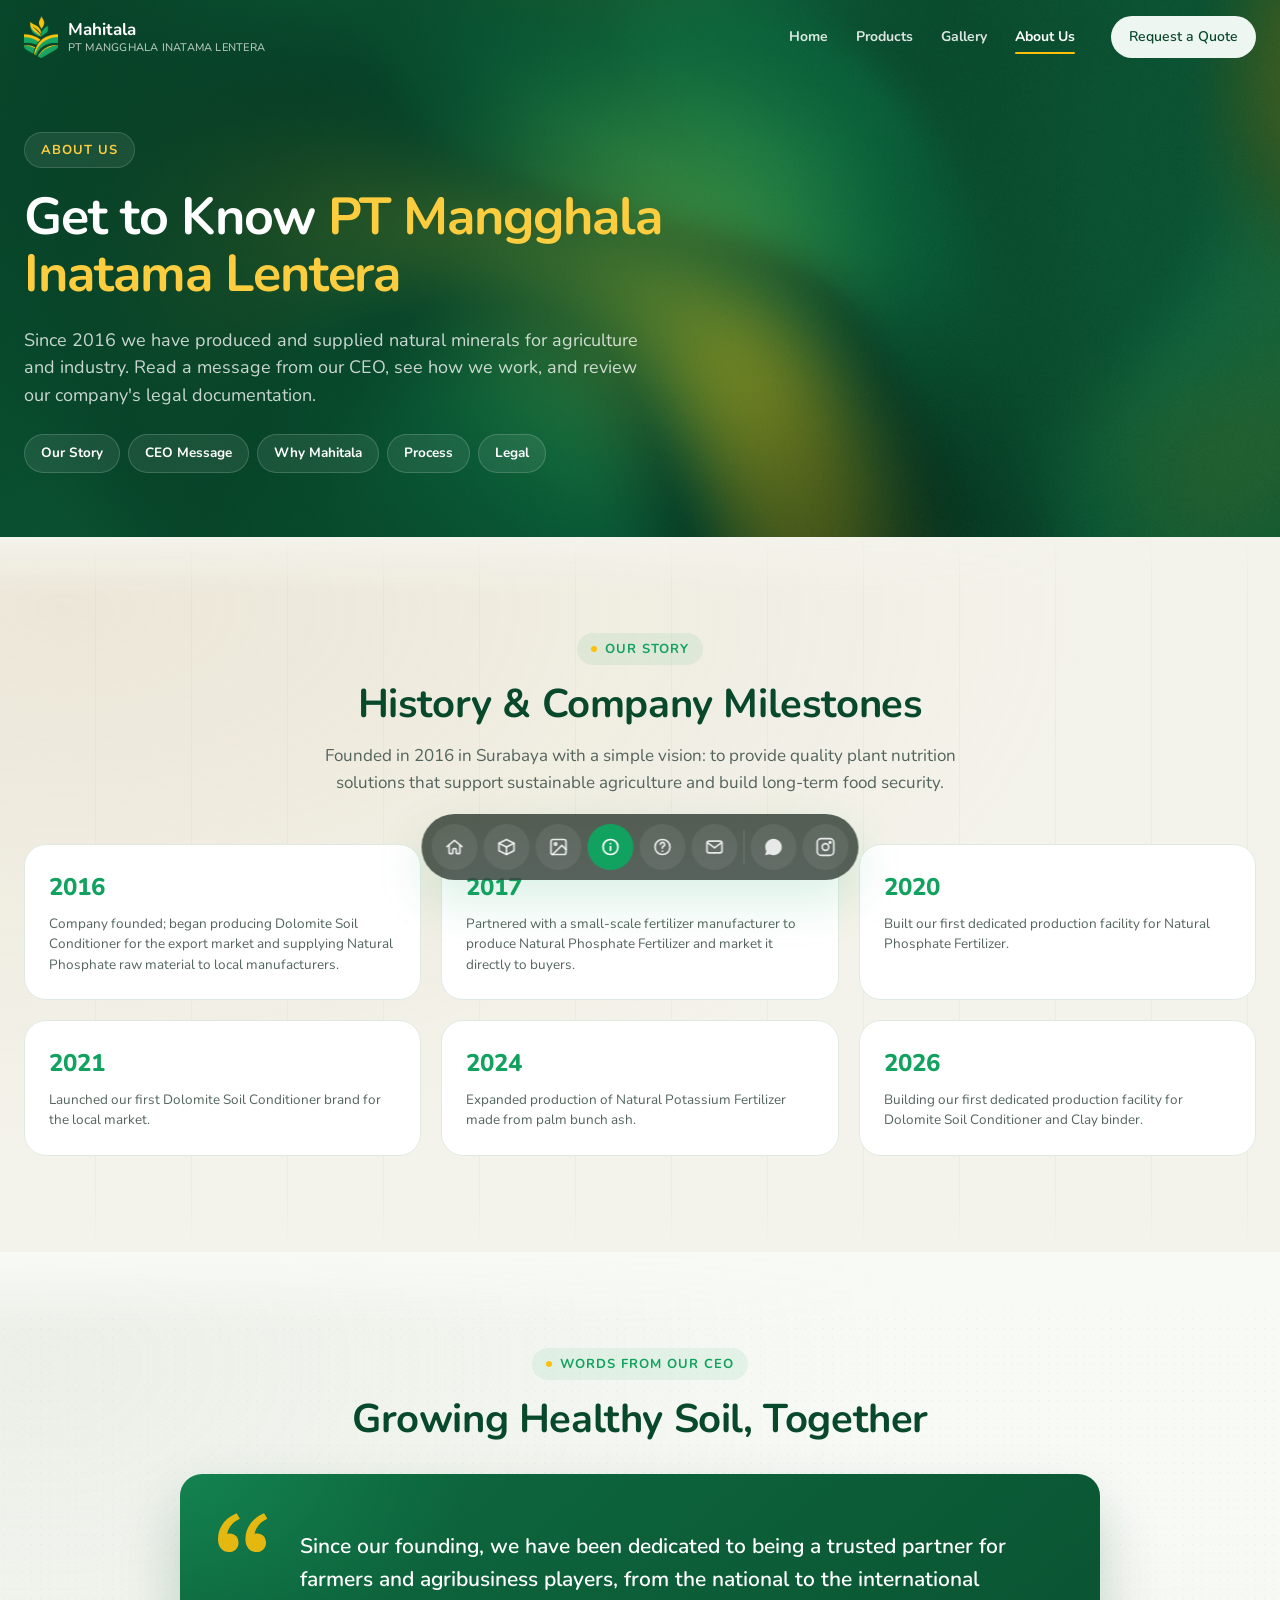
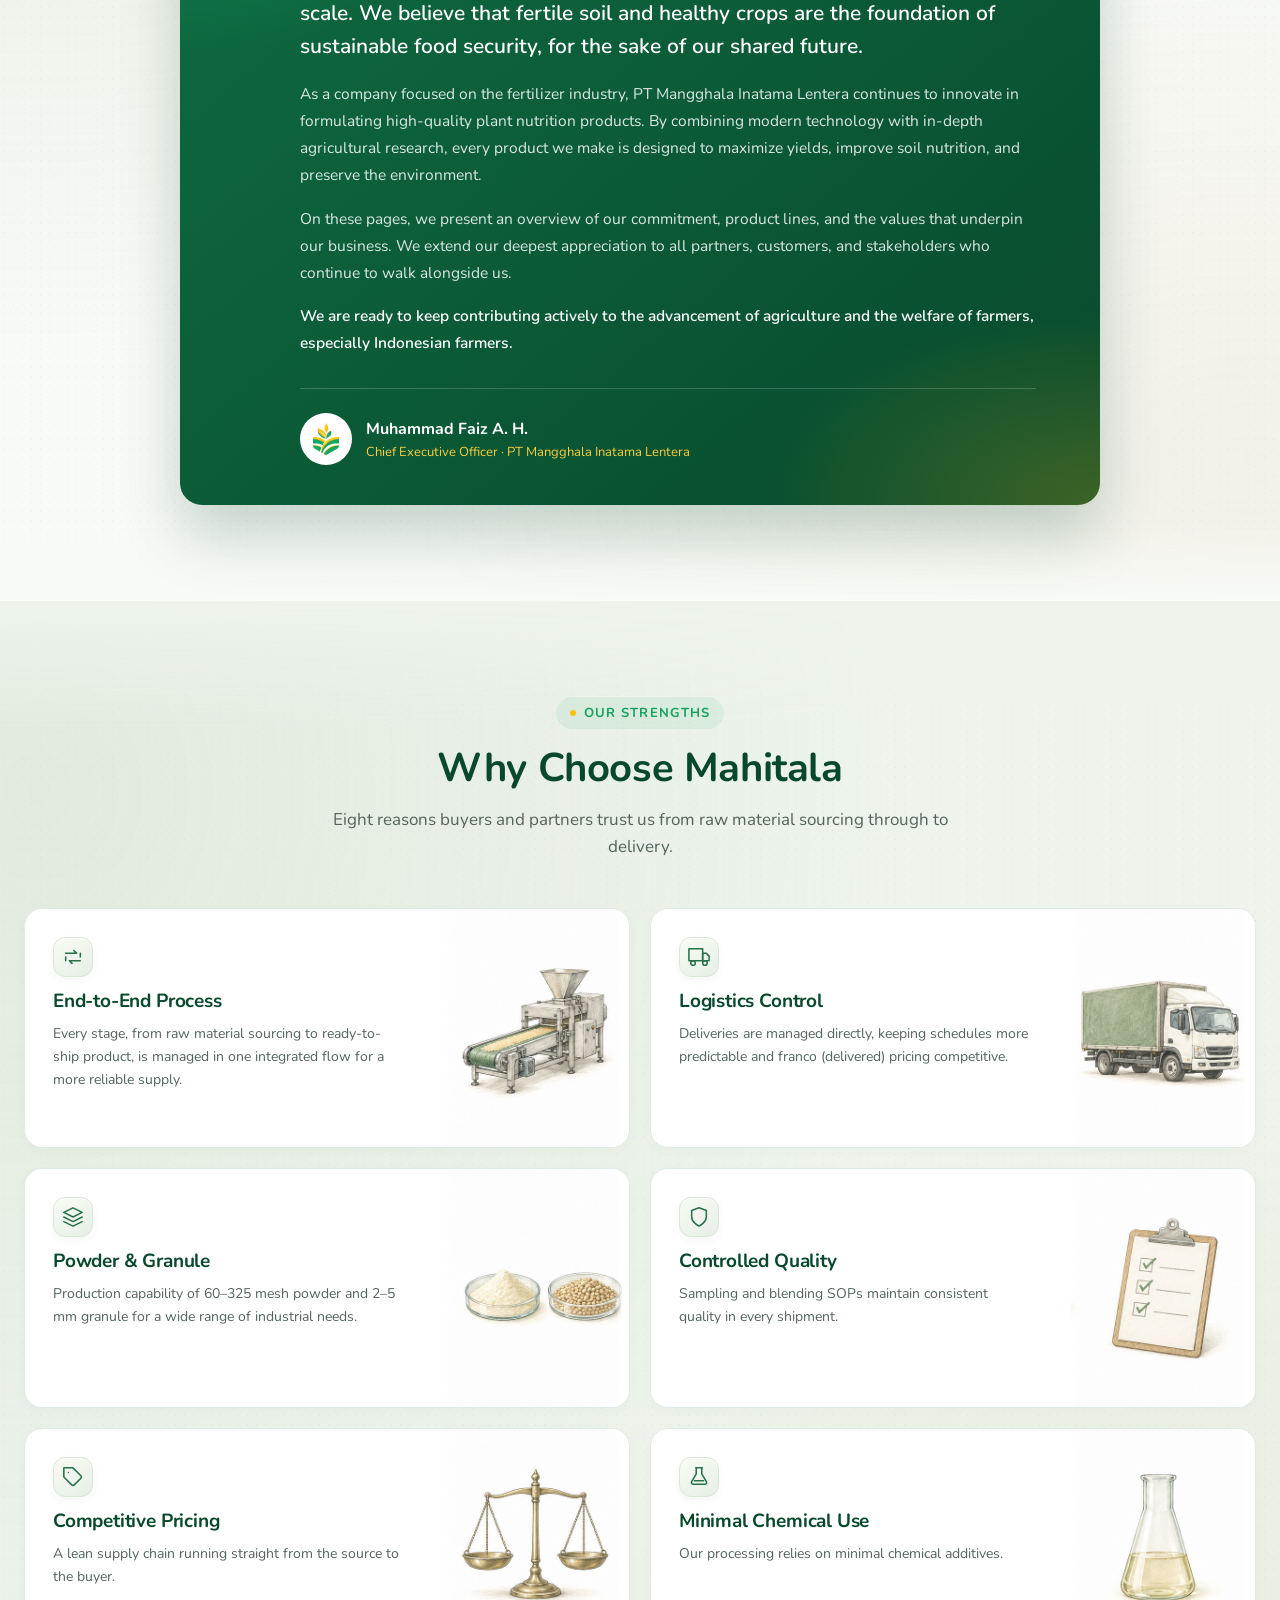
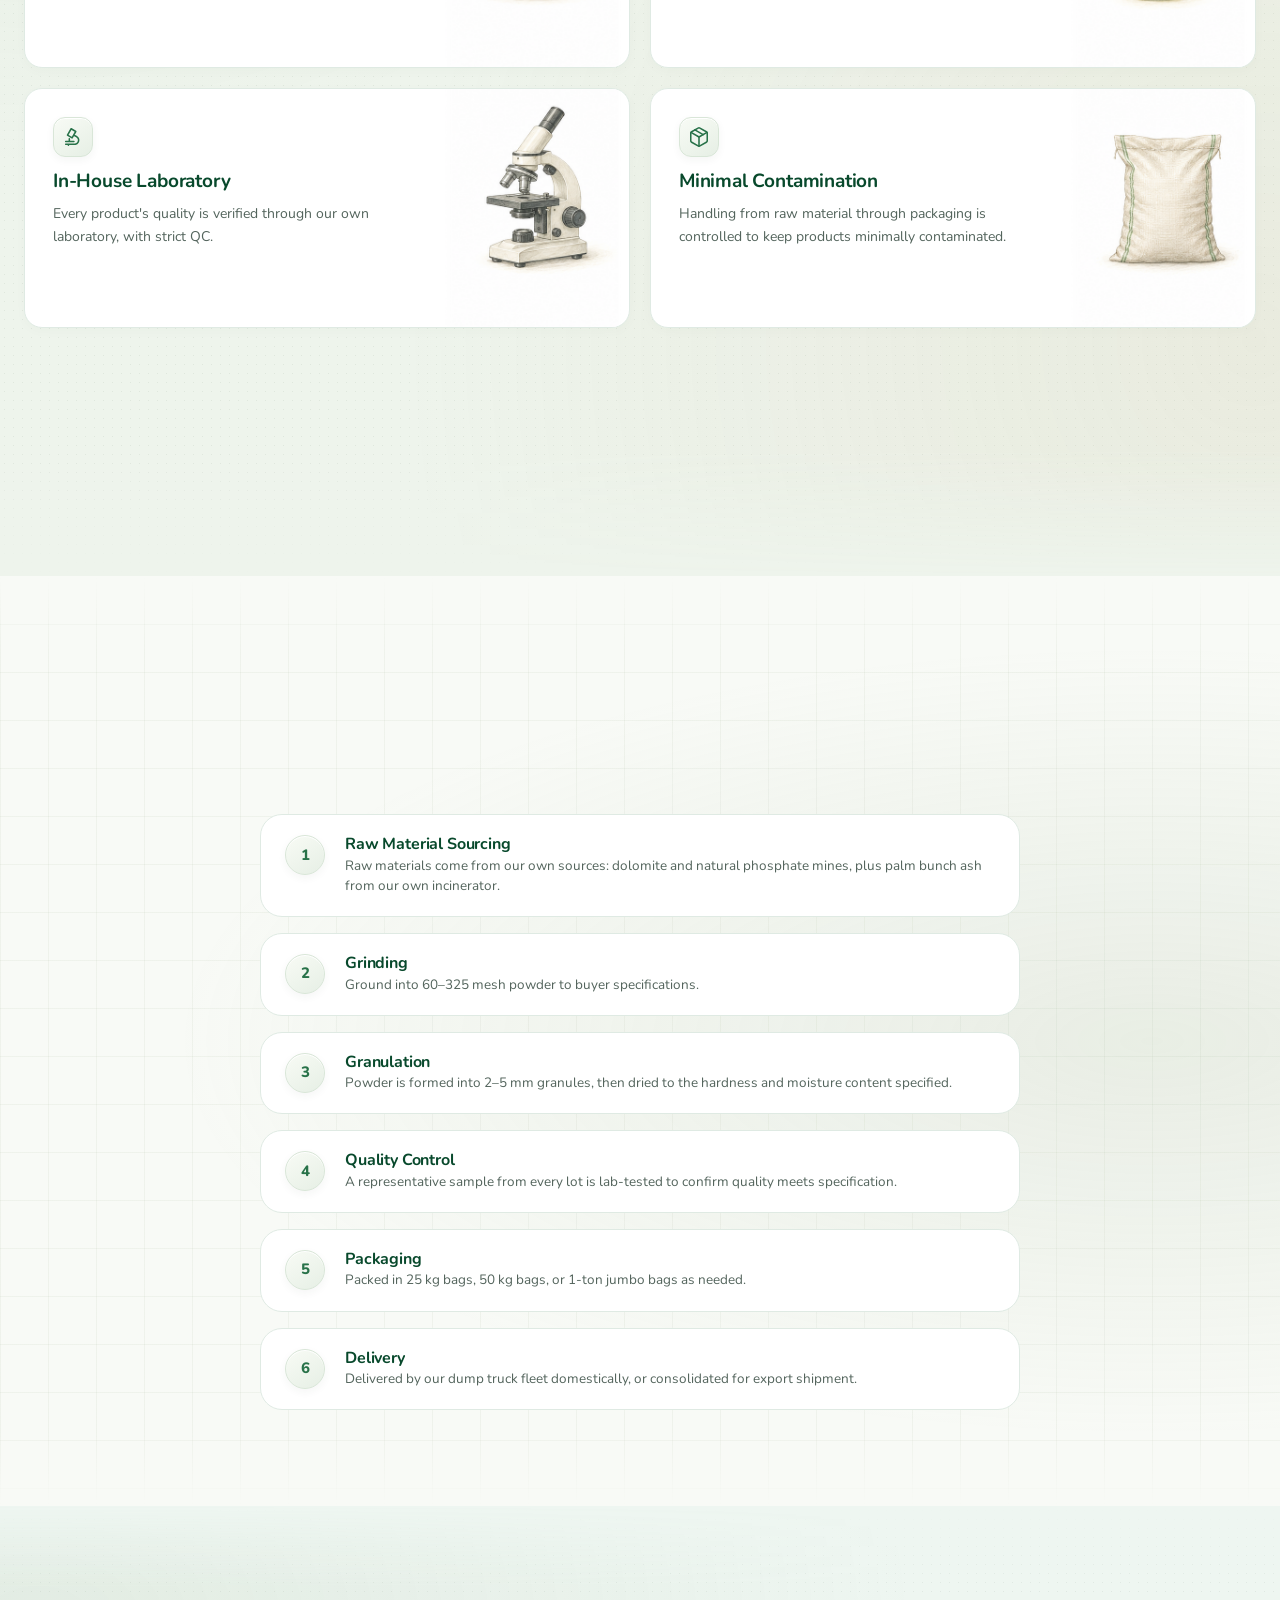
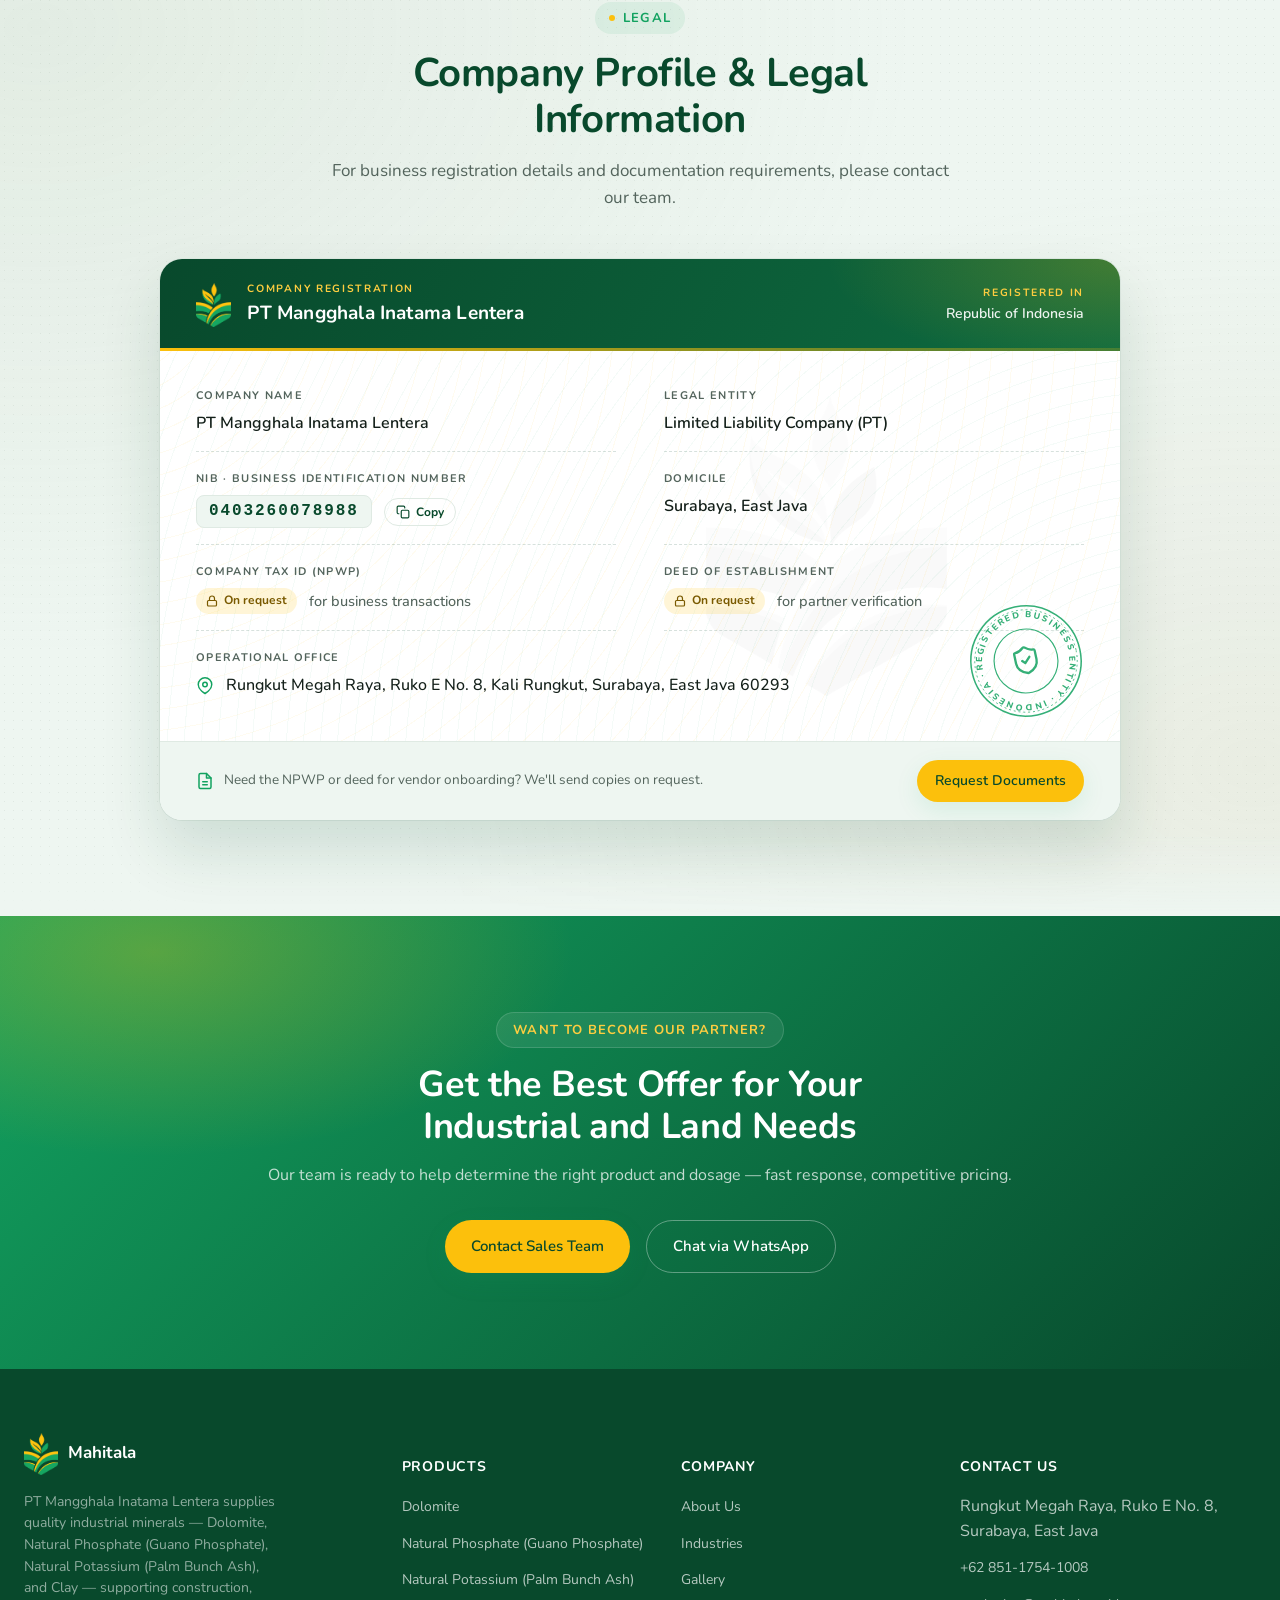
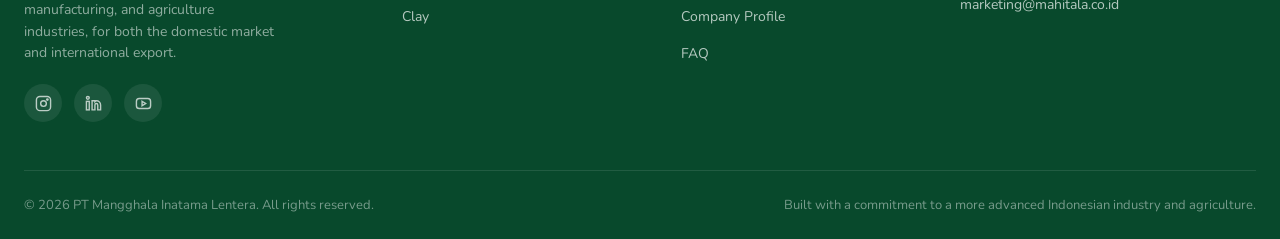
<file: about.html>
<!doctype html>
<html lang="en">
<head>
<meta charset="UTF-8">
<meta name="viewport" content="width=device-width, initial-scale=1, viewport-fit=cover">
<title>About Us — PT Mangghala Inatama Lentera</title>
<meta name="description" content="Company profile, team, and legal documentation for PT Mangghala Inatama Lentera — producer and distributor of Dolomite, Natural Phosphate (Guano Phosphate), Natural Potassium (Palm Bunch Ash), and Clay.">
<link rel="canonical" href="https://mahitala.co.id/about.html">
<meta property="og:type" content="website">
<meta property="og:url" content="https://mahitala.co.id/about.html">
<meta property="og:site_name" content="Mahitala">
<meta property="og:locale" content="en_US">
<meta property="og:title" content="About Us — PT Mangghala Inatama Lentera">
<meta property="og:description" content="Company profile, team, and legal documentation for PT Mangghala Inatama Lentera — producer and distributor of Dolomite, Natural Phosphate (Guano Phosphate), Natural Potassium (Palm Bunch Ash), and Clay.">
<meta property="og:image" content="https://mahitala.co.id/assets/logo-full.png">
<meta property="og:image:width" content="1576">
<meta property="og:image:height" content="425">
<meta property="og:image:alt" content="PT Mangghala Inatama Lentera (Mahitala) logo">
<meta name="twitter:card" content="summary_large_image">
<meta name="twitter:title" content="About Us — PT Mangghala Inatama Lentera">
<meta name="twitter:description" content="Company profile, team, and legal documentation for PT Mangghala Inatama Lentera — producer and distributor of Dolomite, Natural Phosphate (Guano Phosphate), Natural Potassium (Palm Bunch Ash), and Clay.">
<meta name="twitter:image" content="https://mahitala.co.id/assets/logo-full.png">
<link rel="icon" type="image/png" href="assets/logo-icon.png">
<link rel="preconnect" href="https://fonts.googleapis.com">
<link rel="preconnect" href="https://fonts.gstatic.com" crossorigin>
<link href="https://fonts.googleapis.com/css2?family=Nunito:wght@400;500;600;700;800;900&display=swap" rel="stylesheet">
<link rel="stylesheet" href="css/style.css">
<script type="application/ld+json">
{
  "@context": "https://schema.org",
  "@type": "Organization",
  "name": "PT Mangghala Inatama Lentera",
  "alternateName": "Mahitala",
  "url": "https://mahitala.co.id/",
  "logo": "https://mahitala.co.id/assets/logo-full.png",
  "description": "Mineral agribusiness company based in Surabaya, East Java, Indonesia. Produces and supplies Dolomite, Natural Phosphate (Guano Phosphate), Natural Potassium (Palm Bunch Ash), and Clay in powder and granule form for agriculture, aquaculture, livestock, and industrial sectors, with export-ready capability for international buyers.",
  "address": {
    "@type": "PostalAddress",
    "streetAddress": "Rungkut Megah Raya, Ruko E No. 8, Kali Rungkut",
    "addressLocality": "Surabaya",
    "addressRegion": "East Java",
    "postalCode": "60293",
    "addressCountry": "ID"
  },
  "contactPoint": {
    "@type": "ContactPoint",
    "telephone": "+62-851-1754-1008",
    "contactType": "sales",
    "email": "marketing@mahitala.co.id",
    "areaServed": "Worldwide",
    "availableLanguage": [
      "English",
      "Indonesian"
    ]
  }
}
</script>
</head>
<body class="about-page">

<div class="scroll-progress" id="scrollProgress"></div>

<!-- ============ HEADER ============ -->
<header class="site-header" id="siteHeader">
  <div class="container">
    <a href="index.html#home" class="brand">
      <span class="brand-mark">
        <img src="assets/logo-icon.png" alt="Logo PT Mangghala Inatama Lentera" width="42" height="51">
      </span>
      <span class="brand-text">
        Mahitala
        <small>PT MANGGHALA INATAMA LENTERA</small>
      </span>
    </a>

    <nav class="header-nav" id="headerNav" aria-label="Primary">
      <a href="index.html#home">Home</a>
      <a href="products.html">Products</a>
      <a href="gallery.html">Gallery</a>
      <a href="about.html" class="active" aria-current="page">About Us</a>
    </nav>

    <div class="header-actions">
      <a href="index.html#kontak" class="btn btn-ghost btn-sm header-cta">Request a Quote</a>
      <button type="button" class="nav-toggle" id="navToggle" aria-label="Open menu" aria-expanded="false" aria-controls="headerNav">
        <svg viewBox="0 0 24 24" fill="none" stroke="currentColor" stroke-width="2" stroke-linecap="round" aria-hidden="true"><line class="nt-top" x1="4" y1="7" x2="20" y2="7"/><line class="nt-mid" x1="4" y1="12" x2="20" y2="12"/><line class="nt-bot" x1="4" y1="17" x2="20" y2="17"/></svg>
      </button>
    </div>
  </div>
</header>

<!-- ============ FLOATING DOCK NAV ============ -->
<nav class="dock-nav" id="dockNav" aria-label="Main navigation">
  <a href="index.html#home" class="dock-item" data-tooltip="Home">
    <svg viewBox="0 0 24 24" fill="none" stroke="currentColor" stroke-width="2" stroke-linecap="round" stroke-linejoin="round"><path d="M3 11.5 12 4l9 7.5"/><path d="M5.5 10v9a1 1 0 0 0 1 1H9a1 1 0 0 0 1-1v-4a1 1 0 0 1 1-1h2a1 1 0 0 1 1 1v4a1 1 0 0 0 1 1h2.5a1 1 0 0 0 1-1v-9"/></svg>
    <span class="dock-label">Home</span>
  </a>
  <a href="index.html#produk" class="dock-item" data-tooltip="Products">
    <svg viewBox="0 0 24 24" fill="none" stroke="currentColor" stroke-width="2" stroke-linecap="round" stroke-linejoin="round"><path d="M21 7.5 12 3 3 7.5l9 4.5 9-4.5Z"/><path d="M3 7.5v9L12 21l9-4.5v-9"/><path d="M12 12v9"/></svg>
    <span class="dock-label">Products</span>
  </a>
  <a href="gallery.html" class="dock-item" data-tooltip="Gallery">
    <svg viewBox="0 0 24 24" fill="none" stroke="currentColor" stroke-width="2" stroke-linecap="round" stroke-linejoin="round"><rect x="3" y="3" width="18" height="18" rx="2.5"/><circle cx="8.5" cy="8.5" r="1.5"/><path d="m21 15-5-5L5 21"/></svg>
    <span class="dock-label">Gallery</span>
  </a>
  <a href="about.html" class="dock-item active" data-tooltip="About Us">
    <svg viewBox="0 0 24 24" fill="none" stroke="currentColor" stroke-width="2" stroke-linecap="round" stroke-linejoin="round"><circle cx="12" cy="12" r="9"/><line x1="12" y1="16" x2="12" y2="11.5"/><line x1="12" y1="8" x2="12.01" y2="8"/></svg>
    <span class="dock-label">About Us</span>
  </a>
  <a href="index.html#faq" class="dock-item" data-tooltip="FAQ">
    <svg viewBox="0 0 24 24" fill="none" stroke="currentColor" stroke-width="2" stroke-linecap="round" stroke-linejoin="round"><circle cx="12" cy="12" r="9"/><path d="M9.5 9a2.5 2.5 0 1 1 3.6 2.24c-.77.37-1.35 1.1-1.35 1.96V13.5"/><line x1="12" y1="17" x2="12.01" y2="17"/></svg>
    <span class="dock-label">FAQ</span>
  </a>
  <a href="index.html#kontak" class="dock-item" data-tooltip="Contact">
    <svg viewBox="0 0 24 24" fill="none" stroke="currentColor" stroke-width="2" stroke-linecap="round" stroke-linejoin="round"><rect x="3" y="5" width="18" height="14" rx="2.5"/><path d="m4 7 8 6 8-6"/></svg>
    <span class="dock-label">Contact</span>
  </a>
  <span class="dock-sep" aria-hidden="true"></span>
  <a href="https://wa.me/6285117541008" class="dock-item" target="_blank" rel="noopener" data-tooltip="WhatsApp">
    <svg viewBox="0 0 24 24" fill="currentColor"><path d="M12.04 2C6.58 2 2.13 6.45 2.13 11.91c0 1.75.46 3.45 1.32 4.95L2 22l5.28-1.38a9.9 9.9 0 0 0 4.76 1.21h.01c5.46 0 9.91-4.45 9.91-9.91C21.96 6.45 17.5 2 12.04 2z"/></svg>
    <span class="dock-label">WhatsApp</span>
  </a>
  <a href="#" class="dock-item" target="_blank" rel="noopener" data-tooltip="Instagram">
    <svg viewBox="0 0 24 24" fill="none" stroke="currentColor" stroke-width="2" stroke-linecap="round" stroke-linejoin="round"><rect x="2" y="2" width="20" height="20" rx="5"/><circle cx="12" cy="12" r="4"/><circle cx="17.5" cy="6.5" r="1"/></svg>
    <span class="dock-label">Instagram</span>
  </a>
</nav>

<main>
  <!-- ============ ABOUT HERO ============ -->
  <section class="page-hero">
    <canvas id="heroCanvas" class="hero-canvas" aria-hidden="true"></canvas>
    <div class="page-hero-scrim" aria-hidden="true"></div>
    <div class="container page-hero-grid page-hero-solo">
      <div class="page-hero-copy reveal">
        <span class="hero-eyebrow">About Us</span>
        <h1>Get to Know <em>PT Mangghala Inatama Lentera</em></h1>
        <p class="hero-lede">Since 2016 we have produced and supplied natural minerals for agriculture and industry. Read a message from our CEO, see how we work, and review our company's legal documentation.</p>
        <nav class="pdetail-jump" aria-label="Jump to section">
          <a href="#history">Our Story</a>
          <a href="#ceo">CEO Message</a>
          <a href="#why-choose">Why Mahitala</a>
          <a href="#production-process">Process</a>
          <a href="#legal">Legal</a>
        </nav>
      </div>
    </div>
  </section>

  <!-- ============ HISTORY & MILESTONES ============ -->
  <section class="section history-section" id="history">
    <div class="container">
      <div class="section-head center reveal">
        <span class="eyebrow">Our Story</span>
        <h2>History &amp; Company Milestones</h2>
        <p>Founded in 2016 in Surabaya with a simple vision: to provide quality plant nutrition solutions that support sustainable agriculture and build long-term food security.</p>
      </div>

      <div class="milestone-grid stagger-group">
        <div class="milestone-card">
          <div class="milestone-year">2016</div>
          <p>Company founded; began producing Dolomite Soil Conditioner for the export market and supplying Natural Phosphate raw material to local manufacturers.</p>
        </div>
        <div class="milestone-card">
          <div class="milestone-year">2017</div>
          <p>Partnered with a small-scale fertilizer manufacturer to produce Natural Phosphate Fertilizer and market it directly to buyers.</p>
        </div>
        <div class="milestone-card">
          <div class="milestone-year">2020</div>
          <p>Built our first dedicated production facility for Natural Phosphate Fertilizer.</p>
        </div>
        <div class="milestone-card">
          <div class="milestone-year">2021</div>
          <p>Launched our first Dolomite Soil Conditioner brand for the local market.</p>
        </div>
        <div class="milestone-card">
          <div class="milestone-year">2024</div>
          <p>Expanded production of Natural Potassium Fertilizer made from palm bunch ash.</p>
        </div>
        <div class="milestone-card">
          <div class="milestone-year">2026</div>
          <p>Building our first dedicated production facility for Dolomite Soil Conditioner and Clay binder.</p>
        </div>
      </div>
    </div>
  </section>

  <!-- ============ WORDS FROM OUR CEO ============ -->
  <section class="section ceo-section" id="ceo">
    <div class="container">
      <div class="section-head center reveal">
        <span class="eyebrow">Words from Our CEO</span>
        <h2>Growing Healthy Soil, Together</h2>
      </div>

      <figure class="ceo-card reveal">
        <svg class="ceo-quote-mark" viewBox="0 0 48 48" aria-hidden="true"><path fill="currentColor" d="M20 10C11.2 13.6 6 20.6 6 29.4 6 35.2 9.4 39 14.2 39c4.2 0 7.2-3 7.2-7 0-4-2.8-6.8-6.6-6.8-.8 0-1.6.2-2 .4.8-5 4.6-9.4 9.6-11.6L20 10zm20.6 0C31.8 13.6 26.6 20.6 26.6 29.4c0 5.8 3.4 9.6 8.2 9.6 4.2 0 7.2-3 7.2-7 0-4-2.8-6.8-6.6-6.8-.8 0-1.6.2-2 .4.8-5 4.6-9.4 9.6-11.6L40.6 10z"/></svg>
        <blockquote class="ceo-quote">
          <p class="ceo-lead">Since our founding, we have been dedicated to being a trusted partner for farmers and agribusiness players, from the national to the international scale. We believe that fertile soil and healthy crops are the foundation of sustainable food security, for the sake of our shared future.</p>
          <p>As a company focused on the fertilizer industry, PT Mangghala Inatama Lentera continues to innovate in formulating high-quality plant nutrition products. By combining modern technology with in-depth agricultural research, every product we make is designed to maximize yields, improve soil nutrition, and preserve the environment.</p>
          <p>On these pages, we present an overview of our commitment, product lines, and the values that underpin our business. We extend our deepest appreciation to all partners, customers, and stakeholders who continue to walk alongside us.</p>
          <p class="ceo-close">We are ready to keep contributing actively to the advancement of agriculture and the welfare of farmers, especially Indonesian farmers.</p>
        </blockquote>
        <figcaption class="ceo-sign">
          <span class="ceo-sign-mark"><img src="assets/logo-icon.png" alt="" width="42" height="51"></span>
          <span><strong>Muhammad Faiz A. H.</strong><small>Chief Executive Officer · PT Mangghala Inatama Lentera</small></span>
        </figcaption>
      </figure>
    </div>
  </section>

  <!-- ============ WHY CHOOSE MAHITALA ============ -->
  <section class="section strengths-section" id="why-choose">
    <div class="container">
      <div class="section-head center reveal">
        <span class="eyebrow">Our Strengths</span>
        <h2>Why Choose Mahitala</h2>
        <p>Eight reasons buyers and partners trust us from raw material sourcing through to delivery.</p>
      </div>

      <div class="legal-grid mengapa-grid stagger-group">
        <div class="legal-card advantage-card"><div class="advantage-art advantage-art-1" aria-hidden="true"></div><div class="advantage-content">
          <div class="legal-icon">
            <svg viewBox="0 0 24 24" fill="none" stroke="currentColor" stroke-width="2" stroke-linecap="round" stroke-linejoin="round"><path d="M4 8h12l-3-3m7 11H8l3 3M20 8v4M4 16v-4"/></svg>
          </div>
          <h3>End-to-End Process</h3>
          <p>Every stage, from raw material sourcing to ready-to-ship product, is managed in one integrated flow for a more reliable supply.</p>
        </div></div>
        <div class="legal-card advantage-card"><div class="advantage-art advantage-art-2" aria-hidden="true"></div><div class="advantage-content">
          <div class="legal-icon">
            <svg viewBox="0 0 24 24" fill="none" stroke="currentColor" stroke-width="2" stroke-linecap="round" stroke-linejoin="round"><rect x="1" y="3" width="15" height="13"/><polygon points="16 8 20 8 23 11 23 16 16 16 16 8"/><circle cx="5.5" cy="18.5" r="2.5"/><circle cx="18.5" cy="18.5" r="2.5"/></svg>
          </div>
          <h3>Logistics Control</h3>
          <p>Deliveries are managed directly, keeping schedules more predictable and franco (delivered) pricing competitive.</p>
        </div></div>
        <div class="legal-card advantage-card"><div class="advantage-art advantage-art-3" aria-hidden="true"></div><div class="advantage-content">
          <div class="legal-icon">
            <svg viewBox="0 0 24 24" fill="none" stroke="currentColor" stroke-width="2" stroke-linecap="round" stroke-linejoin="round"><polygon points="12 2 2 7 12 12 22 7 12 2"/><polyline points="2 17 12 22 22 17"/><polyline points="2 12 12 17 22 12"/></svg>
          </div>
          <h3>Powder &amp; Granule</h3>
          <p>Production capability of 60–325 mesh powder and 2–5 mm granule for a wide range of industrial needs.</p>
        </div></div>
        <div class="legal-card advantage-card"><div class="advantage-art advantage-art-4" aria-hidden="true"></div><div class="advantage-content">
          <div class="legal-icon">
            <svg viewBox="0 0 24 24" fill="none" stroke="currentColor" stroke-width="2" stroke-linecap="round" stroke-linejoin="round"><path d="M12 22s8-4 8-10V5l-8-3-8 3v7c0 6 8 10 8 10z"/></svg>
          </div>
          <h3>Controlled Quality</h3>
          <p>Sampling and blending SOPs maintain consistent quality in every shipment.</p>
        </div></div>
        <div class="legal-card advantage-card"><div class="advantage-art advantage-art-5" aria-hidden="true"></div><div class="advantage-content">
          <div class="legal-icon">
            <svg viewBox="0 0 24 24" fill="none" stroke="currentColor" stroke-width="2" stroke-linecap="round" stroke-linejoin="round"><path d="M20.59 13.41 13.42 20.58a2 2 0 0 1-2.83 0L2 12V2h10l8.59 8.59a2 2 0 0 1 0 2.82z"/><line x1="7" y1="7" x2="7.01" y2="7"/></svg>
          </div>
          <h3>Competitive Pricing</h3>
          <p>A lean supply chain running straight from the source to the buyer.</p>
        </div></div>
        <div class="legal-card advantage-card"><div class="advantage-art advantage-art-6" aria-hidden="true"></div><div class="advantage-content">
          <div class="legal-icon">
            <svg viewBox="0 0 24 24" fill="none" stroke="currentColor" stroke-width="2" stroke-linecap="round" stroke-linejoin="round"><path d="M9 2v6.5L4 17a2 2 0 0 0 1.74 3h12.52A2 2 0 0 0 20 17l-5-8.5V2"/><path d="M8.5 2h7"/><path d="M7 16h10"/></svg>
          </div>
          <h3>Minimal Chemical Use</h3>
          <p>Our processing relies on minimal chemical additives.</p>
        </div></div>
        <div class="legal-card advantage-card"><div class="advantage-art advantage-art-7" aria-hidden="true"></div><div class="advantage-content">
          <div class="legal-icon">
            <svg viewBox="0 0 24 24" fill="none" stroke="currentColor" stroke-width="2" stroke-linecap="round" stroke-linejoin="round"><path d="m10 3 5 3-4 7-5-3 4-7ZM13 10c8 3 6 10-1 10H4M8 14v3M7 21v-1M4 17h9"/></svg>
          </div>
          <h3>In-House Laboratory</h3>
          <p>Every product's quality is verified through our own laboratory, with strict QC.</p>
        </div></div>
        <div class="legal-card advantage-card"><div class="advantage-art advantage-art-8" aria-hidden="true"></div><div class="advantage-content">
          <div class="legal-icon">
            <svg viewBox="0 0 24 24" fill="none" stroke="currentColor" stroke-width="2" stroke-linecap="round" stroke-linejoin="round"><line x1="16.5" y1="9.4" x2="7.5" y2="4.21"/><path d="M21 16V8a2 2 0 0 0-1-1.73l-7-4a2 2 0 0 0-2 0l-7 4A2 2 0 0 0 3 8v8a2 2 0 0 0 1 1.73l7 4a2 2 0 0 0 2 0l7-4A2 2 0 0 0 21 16z"/><polyline points="3.27 6.96 12 12.01 20.73 6.96"/><line x1="12" y1="22.08" x2="12" y2="12"/></svg>
          </div>
          <h3>Minimal Contamination</h3>
          <p>Handling from raw material through packaging is controlled to keep products minimally contaminated.</p>
        </div></div>
      </div>

      <div class="mengapa-band reveal">
        <p>Together, our end-to-end process, logistics control, and powder &amp; granule production capability let Mahitala offer competitive delivered (franco) pricing with consistent quality.</p>
      </div>
    </div>
  </section>

  <!-- ============ OUR PRODUCTION PROCESS ============ -->
  <section class="section production-section" id="production-process">
    <div class="container">
      <div class="section-head center reveal">
        <span class="eyebrow">From Mine to Delivery</span>
        <h2>Our Production Process</h2>
      </div>

      <div class="process-steps stagger-group">
        <div class="process-step">
          <span class="process-step-num">1</span>
          <div>
            <h3>Raw Material Sourcing</h3>
            <p>Raw materials come from our own sources: dolomite and natural phosphate mines, plus palm bunch ash from our own incinerator.</p>
          </div>
        </div>
        <div class="process-step">
          <span class="process-step-num">2</span>
          <div>
            <h3>Grinding</h3>
            <p>Ground into 60–325 mesh powder to buyer specifications.</p>
          </div>
        </div>
        <div class="process-step">
          <span class="process-step-num">3</span>
          <div>
            <h3>Granulation</h3>
            <p>Powder is formed into 2–5 mm granules, then dried to the hardness and moisture content specified.</p>
          </div>
        </div>
        <div class="process-step">
          <span class="process-step-num">4</span>
          <div>
            <h3>Quality Control</h3>
            <p>A representative sample from every lot is lab-tested to confirm quality meets specification.</p>
          </div>
        </div>
        <div class="process-step">
          <span class="process-step-num">5</span>
          <div>
            <h3>Packaging</h3>
            <p>Packed in 25 kg bags, 50 kg bags, or 1-ton jumbo bags as needed.</p>
          </div>
        </div>
        <div class="process-step">
          <span class="process-step-num">6</span>
          <div>
            <h3>Delivery</h3>
            <p>Delivered by our dump truck fleet domestically, or consolidated for export shipment.</p>
          </div>
        </div>
      </div>
    </div>
  </section>

  <!-- ============ COMPANY LEGAL DOCUMENTS ============ -->
  <section class="section" id="legal" style="background:var(--color-surface-alt)">
    <div class="container">
      <div class="section-head center reveal">
        <span class="eyebrow">Legal</span>
        <h2>Company Profile &amp; Legal Information</h2>
        <p>For business registration details and documentation requirements, please contact our team.</p>
      </div>

      <article class="lgA reveal" aria-label="Company registration details">
        <header class="lgA-head">
          <img src="assets/logo-icon.png" alt="" width="42" height="51">
          <div class="lgA-title"><small>Company Registration</small><strong>PT Mangghala Inatama Lentera</strong></div>
          <div class="lgA-ref"><small>Registered in</small><b>Republic of Indonesia</b></div>
        </header>
        <div class="lgA-paper">
          <img class="lgA-watermark" src="assets/logo-icon.png" alt="" aria-hidden="true" width="42" height="51">
          <dl class="lgA-body">
            <div class="lgA-field"><dt>Company Name</dt><dd>PT Mangghala Inatama Lentera</dd></div>
            <div class="lgA-field"><dt>Legal Entity</dt><dd>Limited Liability Company (PT)</dd></div>
            <div class="lgA-field"><dt>NIB · Business Identification Number</dt><dd><span class="lgA-nib">0403260078988</span><button type="button" class="legal-copy" data-copy="0403260078988" aria-label="Copy NIB"><svg viewBox="0 0 24 24" fill="none" stroke="currentColor" stroke-width="2" stroke-linecap="round" stroke-linejoin="round" aria-hidden="true"><rect x="9" y="9" width="13" height="13" rx="2"/><path d="M5 15H4a2 2 0 0 1-2-2V4a2 2 0 0 1 2-2h9a2 2 0 0 1 2 2v1"/></svg><span>Copy</span></button></dd></div>
            <div class="lgA-field"><dt>Domicile</dt><dd>Surabaya, East Java</dd></div>
            <div class="lgA-field"><dt>Company Tax ID (NPWP)</dt><dd><span class="lgA-lock"><svg viewBox="0 0 24 24" fill="none" stroke="currentColor" stroke-width="2.4" stroke-linecap="round" stroke-linejoin="round" aria-hidden="true"><rect x="3" y="11" width="18" height="11" rx="2"/><path d="M7 11V7a5 5 0 0 1 10 0v4"/></svg>On request</span><span class="lgA-note">for business transactions</span></dd></div>
            <div class="lgA-field"><dt>Deed of Establishment</dt><dd><span class="lgA-lock"><svg viewBox="0 0 24 24" fill="none" stroke="currentColor" stroke-width="2.4" stroke-linecap="round" stroke-linejoin="round" aria-hidden="true"><rect x="3" y="11" width="18" height="11" rx="2"/><path d="M7 11V7a5 5 0 0 1 10 0v4"/></svg>On request</span><span class="lgA-note">for partner verification</span></dd></div>
            <div class="lgA-field wide"><dt>Operational Office</dt><dd class="lgA-addr"><svg viewBox="0 0 24 24" fill="none" stroke="currentColor" stroke-width="2" stroke-linecap="round" stroke-linejoin="round" aria-hidden="true"><path d="M21 10c0 7-9 12-9 12s-9-5-9-12a9 9 0 0 1 18 0z"/><circle cx="12" cy="10" r="3"/></svg><span>Rungkut Megah Raya, Ruko E No. 8, Kali Rungkut, Surabaya, East Java 60293</span></dd></div>
          </dl>
          <svg class="lgA-seal" viewBox="0 0 120 120" role="img" aria-label="Registered business entity, Indonesia">
          <defs><path id="lgaSealRing" d="M60,60 m-45,0 a45,45 0 1,1 90,0 a45,45 0 1,1 -90,0"/></defs>
          <circle cx="60" cy="60" r="57" fill="none" stroke="currentColor" stroke-width="1.6"/>
          <circle cx="60" cy="60" r="53" fill="none" stroke="currentColor" stroke-width="0.8" stroke-dasharray="2 3"/>
          <circle cx="60" cy="60" r="33" fill="none" stroke="currentColor" stroke-width="1.2"/>
          <text font-size="9" font-weight="800" fill="currentColor" font-family="Nunito, Segoe UI, Arial, sans-serif"><textPath href="#lgaSealRing" textLength="278" lengthAdjust="spacing">REGISTERED BUSINESS ENTITY · INDONESIA ·</textPath></text>
          <g transform="translate(44 43) scale(1.35)" fill="none" stroke="currentColor" stroke-width="1.8" stroke-linecap="round" stroke-linejoin="round"><path d="M20 13c0 5-3.5 7.5-7.66 8.95a1 1 0 0 1-.67-.01C7.5 20.5 4 18 4 13V6a1 1 0 0 1 1-1c2 0 4.5-1.2 6.24-2.72a1.17 1.17 0 0 1 1.52 0C14.51 3.81 17 5 19 5a1 1 0 0 1 1 1z"/><path d="m9 12 2 2 4-4"/></g>
        </svg>
        </div>
        <footer class="lgA-foot">
          <span class="lgA-foot-copy"><svg viewBox="0 0 24 24" fill="none" stroke="currentColor" stroke-width="2" stroke-linecap="round" stroke-linejoin="round" aria-hidden="true"><path d="M14 2H6a2 2 0 0 0-2 2v16a2 2 0 0 0 2 2h12a2 2 0 0 0 2-2V8z"/><path d="M14 2v6h6"/><line x1="9" y1="13" x2="15" y2="13"/><line x1="9" y1="17" x2="15" y2="17"/></svg>Need the NPWP or deed for vendor onboarding? We'll send copies on request.</span>
          <a class="btn btn-primary btn-sm" href="index.html#kontak">Request Documents</a>
        </footer>
      </article>
    </div>
  </section>

  <!-- ============ CTA ============ -->
  <section class="section cta-section">
    <div class="container tilt-reveal">
      <div class="cta-band">
        <span class="hero-eyebrow">Want to Become Our Partner?</span>
        <h2 style="margin-top: var(--space-4)">Get the Best Offer for Your Industrial and Land Needs</h2>
        <p>Our team is ready to help determine the right product and dosage — fast response, competitive pricing.</p>
        <div class="hero-cta">
          <a href="index.html#kontak" class="btn btn-primary">Contact Sales Team</a>
          <a href="https://wa.me/6285117541008" class="btn btn-outline" target="_blank" rel="noopener">Chat via WhatsApp</a>
        </div>
      </div>
    </div>
  </section>
</main>

<!-- ============ FOOTER ============ -->
<footer class="site-footer">
  <div class="container">
    <div class="footer-grid">
      <div class="footer-brand">
        <a href="index.html#home" class="brand">
          <span class="brand-mark">
            <img src="assets/logo-icon.png" alt="Logo PT Mangghala Inatama Lentera" width="42" height="51">
          </span>
          <span class="brand-text">Mahitala</span>
        </a>
        <p>PT Mangghala Inatama Lentera supplies quality industrial minerals — Dolomite, Natural Phosphate (Guano Phosphate), Natural Potassium (Palm Bunch Ash), and Clay — supporting construction, manufacturing, and agriculture industries, for both the domestic market and international export.</p>
        <div class="social-row">
          <a href="#" aria-label="Instagram"><svg viewBox="0 0 24 24" fill="none" stroke="currentColor" stroke-width="2"><rect x="2" y="2" width="20" height="20" rx="5"/><circle cx="12" cy="12" r="4"/><circle cx="17.5" cy="6.5" r="1"/></svg></a>
          <a href="#" aria-label="LinkedIn"><svg viewBox="0 0 24 24" fill="none" stroke="currentColor" stroke-width="2"><path d="M16 8a6 6 0 0 1 6 6v7h-4v-7a2 2 0 0 0-4 0v7h-4V8h4v1.5A6 6 0 0 1 16 8z"/><rect x="2" y="9" width="4" height="12"/><circle cx="4" cy="4" r="2"/></svg></a>
          <a href="#" aria-label="YouTube"><svg viewBox="0 0 24 24" fill="none" stroke="currentColor" stroke-width="2"><rect x="2" y="5" width="20" height="14" rx="4"/><polygon points="10 9 15 12 10 15 10 9"/></svg></a>
        </div>
      </div>

      <div class="footer-col">
        <h5>Products</h5>
        <ul>
          <li><a href="dolomite-powder-supplier-indonesia.html">Dolomite</a></li>
          <li><a href="guano-phosphate-indonesia.html">Natural Phosphate (Guano Phosphate)</a></li>
          <li><a href="palm-bunch-ash-potassium-fertilizer.html">Natural Potassium (Palm Bunch Ash)</a></li>
          <li><a href="clay-supplier-indonesia.html">Clay</a></li>
        </ul>
      </div>

      <div class="footer-col">
        <h5>Company</h5>
        <ul>
          <li><a href="about.html">About Us</a></li>
          <li><a href="index.html#industri">Industries</a></li>
          <li><a href="gallery.html">Gallery</a></li>
          <li><a href="assets/company-profile.pdf" download>Company Profile</a></li>
          <li><a href="index.html#faq">FAQ</a></li>
        </ul>
      </div>

      <div class="footer-col">
        <h5>Contact Us</h5>
        <ul>
          <li>Rungkut Megah Raya, Ruko E No. 8, Surabaya, East Java</li>
          <li><a href="tel:+6285117541008">+62 851-1754-1008</a></li>
          <li><a href="mailto:marketing@mahitala.co.id">marketing@mahitala.co.id</a></li>
        </ul>
      </div>
    </div>

    <div class="footer-bottom">
      <span>© <span id="year"></span> PT Mangghala Inatama Lentera. <span>All rights reserved.</span></span>
      <span>Built with a commitment to a more advanced Indonesian industry and agriculture.</span>
    </div>
  </div>
</footer>

<script src="js/hero-bg.js"></script>
<script src="js/gallery.js"></script>
<script src="js/nav.js"></script>
</body>
</html>
</file>
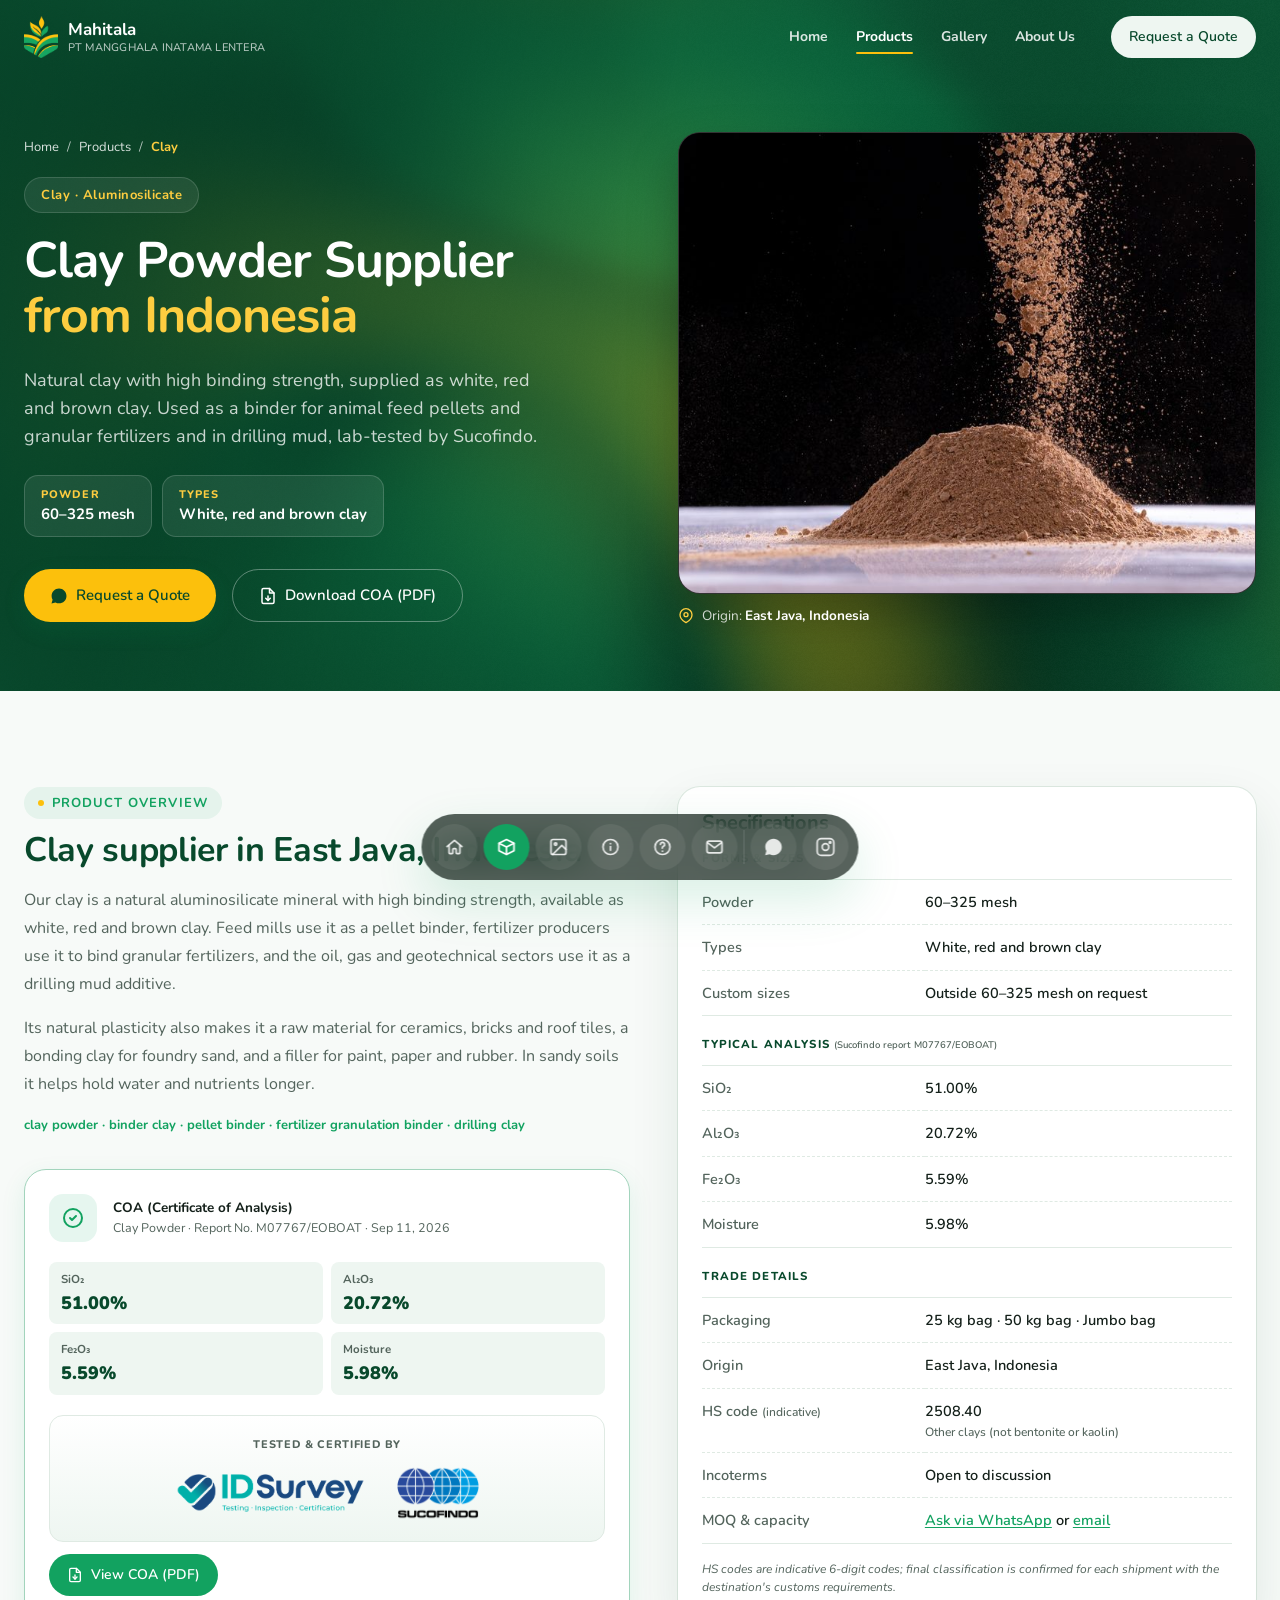
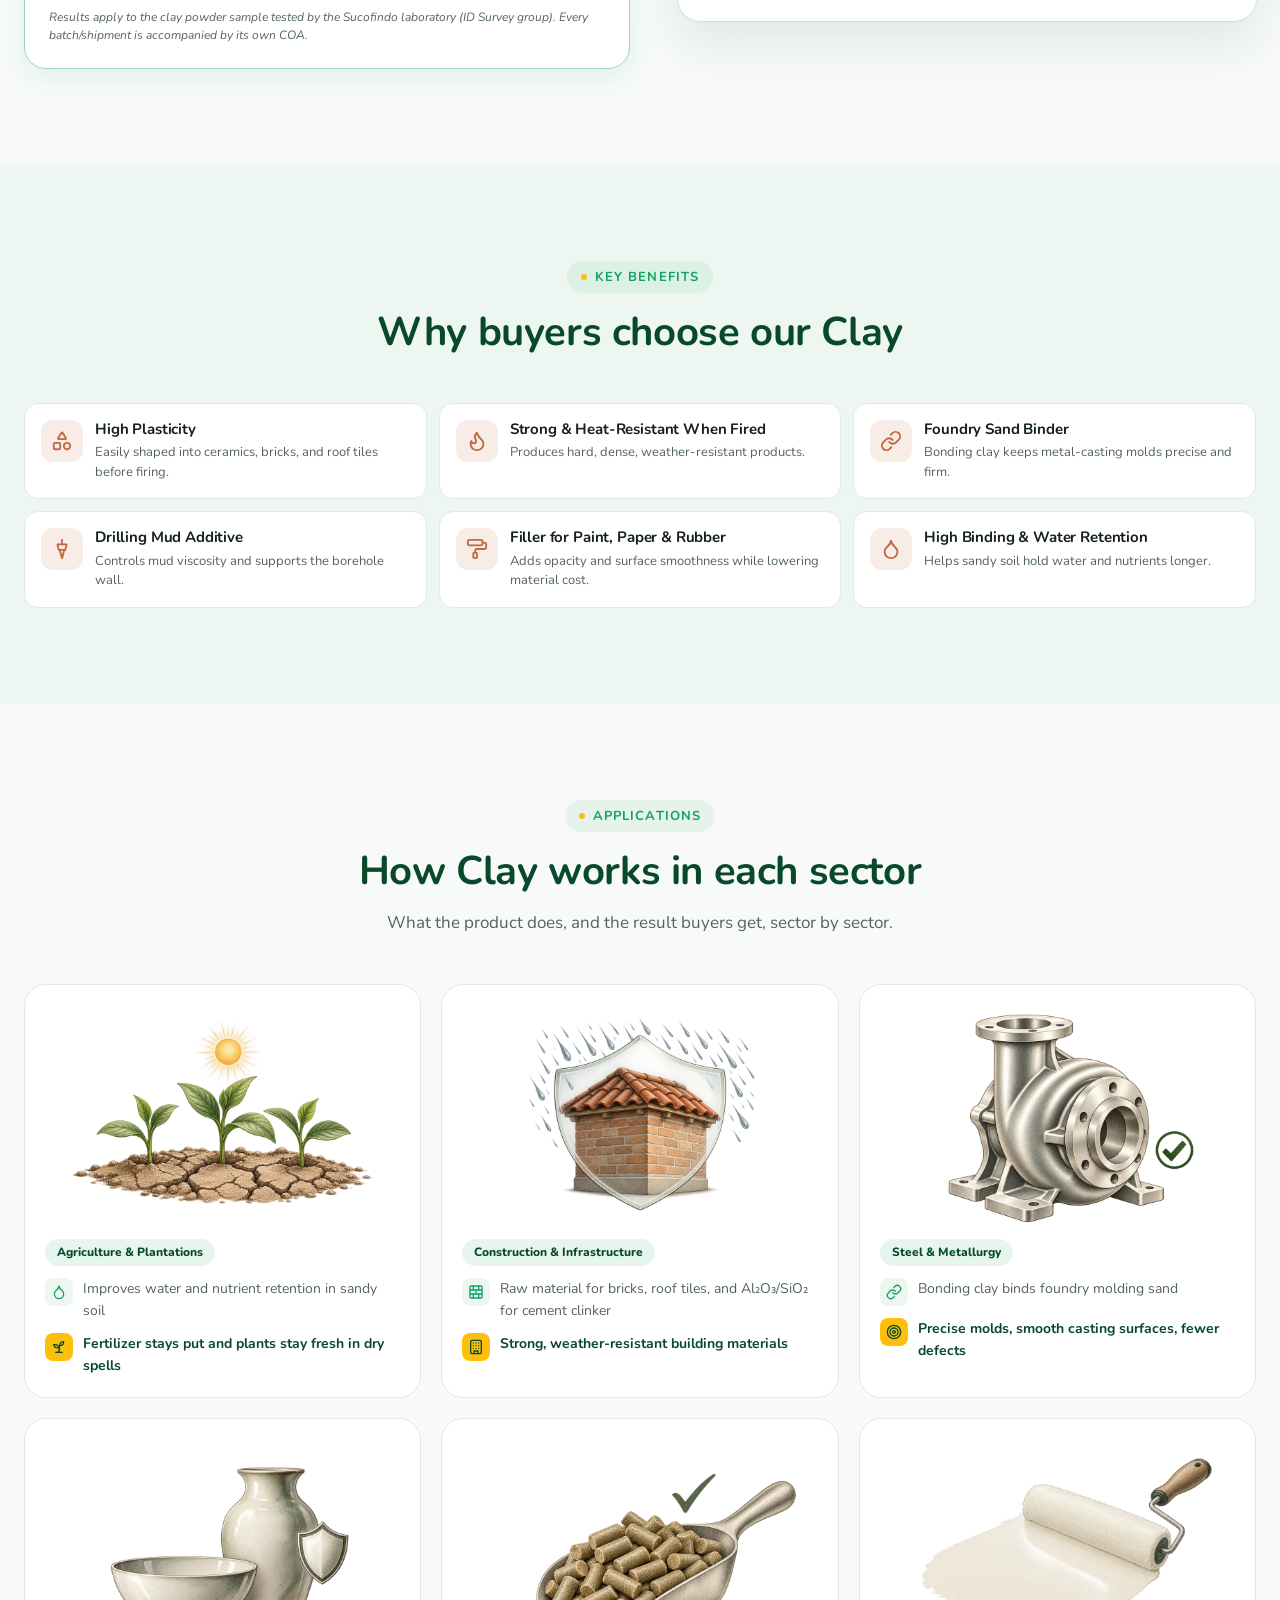
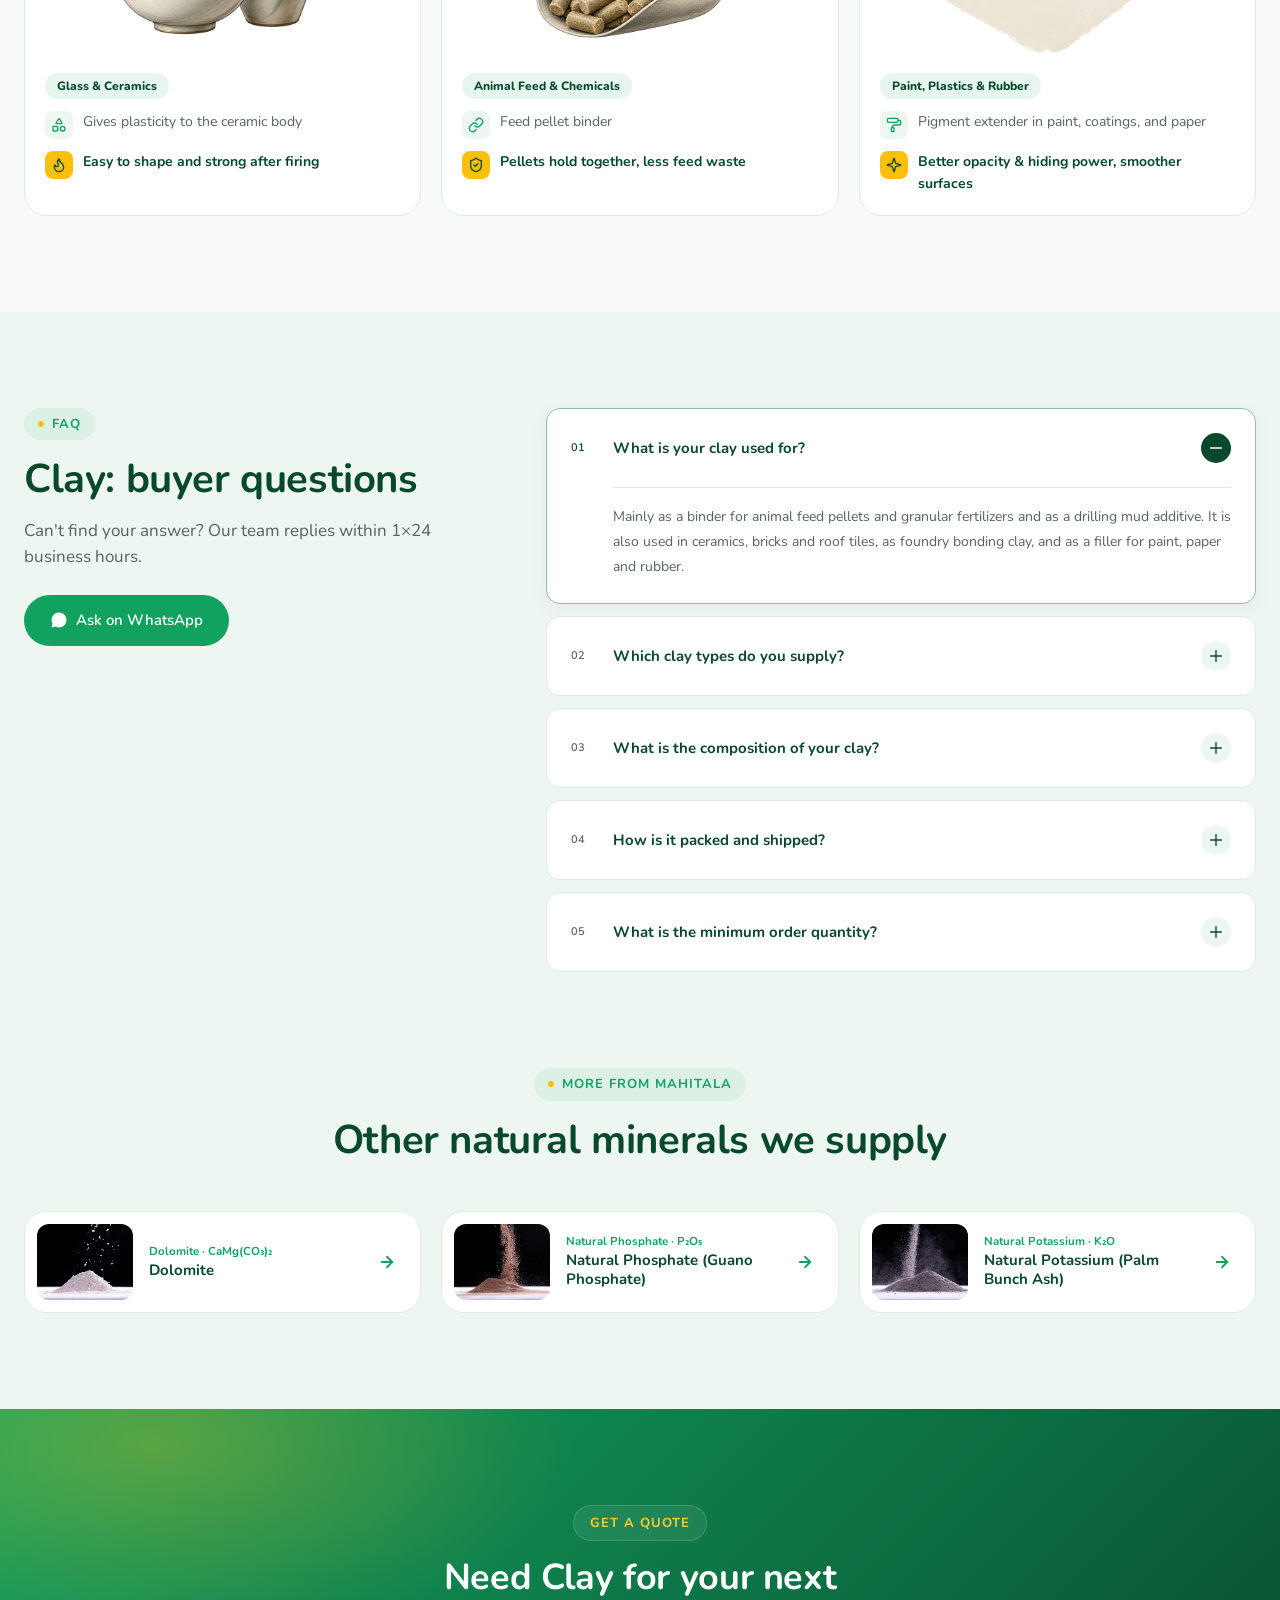
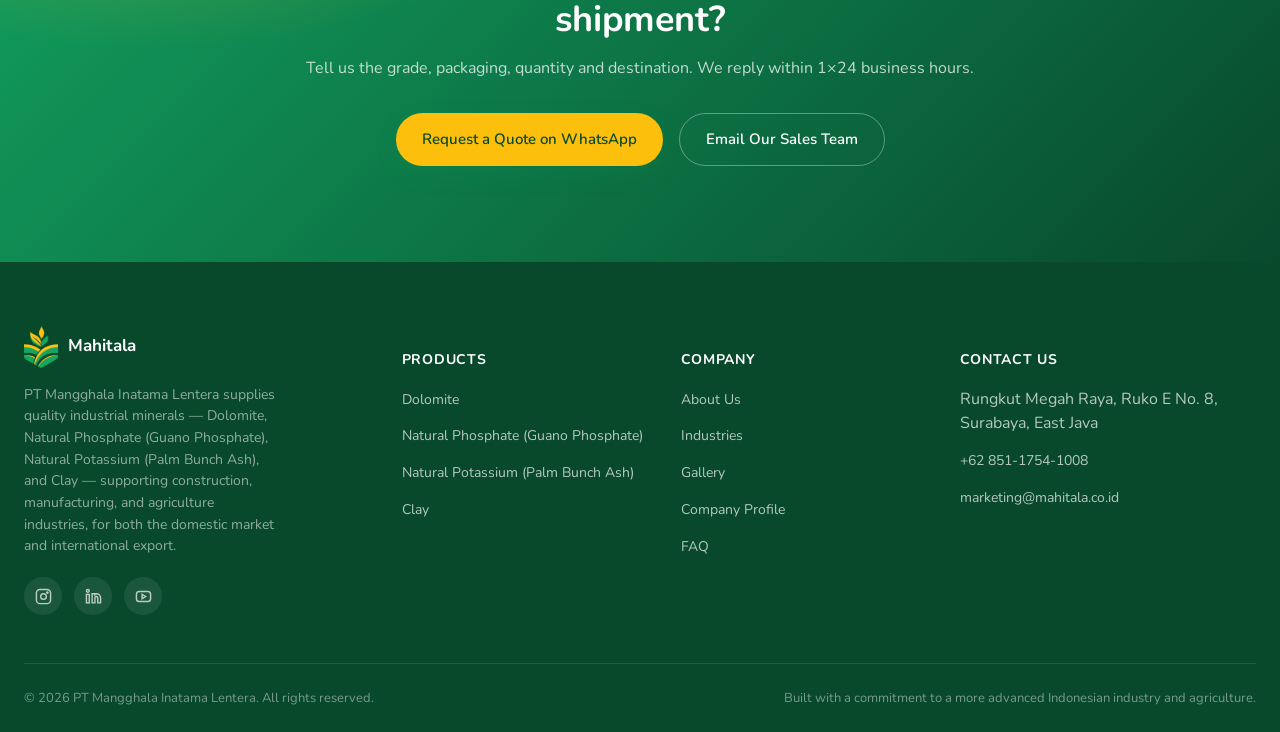
<file: clay-supplier-indonesia.html>
<!doctype html>
<html lang="en">
<head>
<meta charset="UTF-8">
<meta name="viewport" content="width=device-width, initial-scale=1, viewport-fit=cover">
<title>Clay Powder Supplier Indonesia | Binder Clay for Feed &amp; Fertilizer | Mahitala</title>
<meta name="description" content="Clay powder supplier from Indonesia: white, red and brown binder clay for feed pellets, granular fertilizer and drilling mud. Sucofindo-tested, from East Java.">
<link rel="canonical" href="https://mahitala.co.id/clay-supplier-indonesia.html">
<meta property="og:type" content="website">
<meta property="og:url" content="https://mahitala.co.id/clay-supplier-indonesia.html">
<meta property="og:site_name" content="Mahitala">
<meta property="og:locale" content="en_US">
<meta property="og:title" content="Clay Powder Supplier Indonesia | Binder Clay for Feed &amp; Fertilizer | Mahitala">
<meta property="og:description" content="Clay powder supplier from Indonesia: white, red and brown binder clay for feed pellets, granular fertilizer and drilling mud. Sucofindo-tested, from East Java.">
<meta property="og:image" content="https://mahitala.co.id/assets/products/clay-powder.jpg">
<meta property="og:image:alt" content="Clay powder from Indonesia">
<meta name="twitter:card" content="summary_large_image">
<meta name="twitter:title" content="Clay Powder Supplier Indonesia | Binder Clay for Feed &amp; Fertilizer | Mahitala">
<meta name="twitter:description" content="Clay powder supplier from Indonesia: white, red and brown binder clay for feed pellets, granular fertilizer and drilling mud. Sucofindo-tested, from East Java.">
<meta name="twitter:image" content="https://mahitala.co.id/assets/products/clay-powder.jpg">
<link rel="icon" type="image/png" href="assets/logo-icon.png">
<link rel="preconnect" href="https://fonts.googleapis.com">
<link rel="preconnect" href="https://fonts.gstatic.com" crossorigin>
<link href="https://fonts.googleapis.com/css2?family=Nunito:wght@400;500;600;700;800;900&display=swap" rel="stylesheet">
<link rel="stylesheet" href="css/style.css">
<script type="application/ld+json">
{
  "@context": "https://schema.org",
  "@type": "Organization",
  "name": "PT Mangghala Inatama Lentera",
  "alternateName": "Mahitala",
  "url": "https://mahitala.co.id/",
  "logo": "https://mahitala.co.id/assets/logo-full.png",
  "description": "Mineral agribusiness company based in Surabaya, East Java, Indonesia. Produces and supplies Dolomite, Natural Phosphate (Guano Phosphate), Natural Potassium (Palm Bunch Ash), and Clay in powder and granule form for agriculture, aquaculture, livestock, and industrial sectors, with export-ready capability for international buyers.",
  "address": {
    "@type": "PostalAddress",
    "streetAddress": "Rungkut Megah Raya, Ruko E No. 8, Kali Rungkut",
    "addressLocality": "Surabaya",
    "addressRegion": "East Java",
    "postalCode": "60293",
    "addressCountry": "ID"
  },
  "contactPoint": {
    "@type": "ContactPoint",
    "telephone": "+62-851-1754-1008",
    "contactType": "sales",
    "email": "marketing@mahitala.co.id",
    "areaServed": "Worldwide",
    "availableLanguage": [
      "English",
      "Indonesian"
    ]
  }
}
</script>
<script type="application/ld+json">
{
  "@context": "https://schema.org",
  "@type": "Product",
  "name": "Clay",
  "description": "Clay powder supplier from Indonesia: white, red and brown binder clay for feed pellets, granular fertilizer and drilling mud. Sucofindo-tested, from East Java.",
  "image": [
    "https://mahitala.co.id/assets/products/clay-powder.jpg"
  ],
  "sku": "clay",
  "category": "Industrial & Agricultural Minerals",
  "brand": {
    "@type": "Brand",
    "name": "Mahitala"
  },
  "manufacturer": {
    "@type": "Organization",
    "name": "PT Mangghala Inatama Lentera",
    "url": "https://mahitala.co.id/"
  },
  "countryOfOrigin": "ID",
  "url": "https://mahitala.co.id/clay-supplier-indonesia.html",
  "additionalProperty": [
    {
      "@type": "PropertyValue",
      "name": "SiO₂",
      "value": "51.00%"
    },
    {
      "@type": "PropertyValue",
      "name": "Al₂O₃",
      "value": "20.72%"
    },
    {
      "@type": "PropertyValue",
      "name": "Fe₂O₃",
      "value": "5.59%"
    },
    {
      "@type": "PropertyValue",
      "name": "Moisture",
      "value": "5.98%"
    }
  ]
}
</script>
<script type="application/ld+json">
{
  "@context": "https://schema.org",
  "@type": "BreadcrumbList",
  "itemListElement": [
    {
      "@type": "ListItem",
      "position": 1,
      "name": "Home",
      "item": "https://mahitala.co.id/"
    },
    {
      "@type": "ListItem",
      "position": 2,
      "name": "Products",
      "item": "https://mahitala.co.id/products.html"
    },
    {
      "@type": "ListItem",
      "position": 3,
      "name": "Clay",
      "item": "https://mahitala.co.id/clay-supplier-indonesia.html"
    }
  ]
}
</script>
<script type="application/ld+json">
{
  "@context": "https://schema.org",
  "@type": "FAQPage",
  "mainEntity": [
    {
      "@type": "Question",
      "name": "What is your clay used for?",
      "acceptedAnswer": {
        "@type": "Answer",
        "text": "Mainly as a binder for animal feed pellets and granular fertilizers and as a drilling mud additive. It is also used in ceramics, bricks and roof tiles, as foundry bonding clay, and as a filler for paint, paper and rubber."
      }
    },
    {
      "@type": "Question",
      "name": "Which clay types do you supply?",
      "acceptedAnswer": {
        "@type": "Answer",
        "text": "White, red and brown clay, in powder form (60–325 mesh). Particle sizes outside this range can be produced on request."
      }
    },
    {
      "@type": "Question",
      "name": "What is the composition of your clay?",
      "acceptedAnswer": {
        "@type": "Answer",
        "text": "Our latest Sucofindo report (No. M07767/EOBOAT) shows SiO₂ 51.00%, Al₂O₃ 20.72%, Fe₂O₃ 5.59% and 5.98% moisture. Every batch or shipment is accompanied by its own COA."
      }
    },
    {
      "@type": "Question",
      "name": "How is it packed and shipped?",
      "acceptedAnswer": {
        "@type": "Answer",
        "text": "In 25 kg bags, 50 kg bags or jumbo bags, shipped from East Java, Indonesia. Incoterms are open to discussion for each order."
      }
    },
    {
      "@type": "Question",
      "name": "What is the minimum order quantity?",
      "acceptedAnswer": {
        "@type": "Answer",
        "text": "MOQ and capacity depend on the clay type, packaging and destination. Please ask our team via WhatsApp or email for a quote."
      }
    }
  ]
}
</script>
</head>
<body>

<div class="scroll-progress" id="scrollProgress"></div>

<!-- ============ HEADER ============ -->
<header class="site-header" id="siteHeader">
  <div class="container">
    <a href="index.html#home" class="brand">
      <span class="brand-mark">
        <img src="assets/logo-icon.png" alt="Logo PT Mangghala Inatama Lentera" width="42" height="51">
      </span>
      <span class="brand-text">
        Mahitala
        <small>PT MANGGHALA INATAMA LENTERA</small>
      </span>
    </a>

    <nav class="header-nav" id="headerNav" aria-label="Primary">
      <a href="index.html#home">Home</a>
      <a href="products.html" class="active" aria-current="page">Products</a>
      <a href="gallery.html">Gallery</a>
      <a href="about.html">About Us</a>
    </nav>

    <div class="header-actions">
      <a href="index.html#kontak" class="btn btn-ghost btn-sm header-cta">Request a Quote</a>
      <button type="button" class="nav-toggle" id="navToggle" aria-label="Open menu" aria-expanded="false" aria-controls="headerNav">
        <svg viewBox="0 0 24 24" fill="none" stroke="currentColor" stroke-width="2" stroke-linecap="round" aria-hidden="true"><line class="nt-top" x1="4" y1="7" x2="20" y2="7"/><line class="nt-mid" x1="4" y1="12" x2="20" y2="12"/><line class="nt-bot" x1="4" y1="17" x2="20" y2="17"/></svg>
      </button>
    </div>
  </div>
</header>

<!-- ============ FLOATING DOCK NAV ============ -->
<nav class="dock-nav" id="dockNav" aria-label="Main navigation">
  <a href="index.html#home" class="dock-item" data-tooltip="Home">
    <svg viewBox="0 0 24 24" fill="none" stroke="currentColor" stroke-width="2" stroke-linecap="round" stroke-linejoin="round"><path d="M3 11.5 12 4l9 7.5"/><path d="M5.5 10v9a1 1 0 0 0 1 1H9a1 1 0 0 0 1-1v-4a1 1 0 0 1 1-1h2a1 1 0 0 1 1 1v4a1 1 0 0 0 1 1h2.5a1 1 0 0 0 1-1v-9"/></svg>
    <span class="dock-label">Home</span>
  </a>
  <a href="products.html" class="dock-item active" data-tooltip="Products">
    <svg viewBox="0 0 24 24" fill="none" stroke="currentColor" stroke-width="2" stroke-linecap="round" stroke-linejoin="round"><path d="M21 7.5 12 3 3 7.5l9 4.5 9-4.5Z"/><path d="M3 7.5v9L12 21l9-4.5v-9"/><path d="M12 12v9"/></svg>
    <span class="dock-label">Products</span>
  </a>
  <a href="gallery.html" class="dock-item" data-tooltip="Gallery">
    <svg viewBox="0 0 24 24" fill="none" stroke="currentColor" stroke-width="2" stroke-linecap="round" stroke-linejoin="round"><rect x="3" y="3" width="18" height="18" rx="2.5"/><circle cx="8.5" cy="8.5" r="1.5"/><path d="m21 15-5-5L5 21"/></svg>
    <span class="dock-label">Gallery</span>
  </a>
  <a href="about.html" class="dock-item" data-tooltip="About Us">
    <svg viewBox="0 0 24 24" fill="none" stroke="currentColor" stroke-width="2" stroke-linecap="round" stroke-linejoin="round"><circle cx="12" cy="12" r="9"/><line x1="12" y1="16" x2="12" y2="11.5"/><line x1="12" y1="8" x2="12.01" y2="8"/></svg>
    <span class="dock-label">About Us</span>
  </a>
  <a href="index.html#faq" class="dock-item" data-tooltip="FAQ">
    <svg viewBox="0 0 24 24" fill="none" stroke="currentColor" stroke-width="2" stroke-linecap="round" stroke-linejoin="round"><circle cx="12" cy="12" r="9"/><path d="M9.5 9a2.5 2.5 0 1 1 3.6 2.24c-.77.37-1.35 1.1-1.35 1.96V13.5"/><line x1="12" y1="17" x2="12.01" y2="17"/></svg>
    <span class="dock-label">FAQ</span>
  </a>
  <a href="index.html#kontak" class="dock-item" data-tooltip="Contact">
    <svg viewBox="0 0 24 24" fill="none" stroke="currentColor" stroke-width="2" stroke-linecap="round" stroke-linejoin="round"><rect x="3" y="5" width="18" height="14" rx="2.5"/><path d="m4 7 8 6 8-6"/></svg>
    <span class="dock-label">Contact</span>
  </a>
  <span class="dock-sep" aria-hidden="true"></span>
  <a href="https://wa.me/6285117541008" class="dock-item" target="_blank" rel="noopener" data-tooltip="WhatsApp">
    <svg viewBox="0 0 24 24" fill="currentColor"><path d="M12.04 2C6.58 2 2.13 6.45 2.13 11.91c0 1.75.46 3.45 1.32 4.95L2 22l5.28-1.38a9.9 9.9 0 0 0 4.76 1.21h.01c5.46 0 9.91-4.45 9.91-9.91C21.96 6.45 17.5 2 12.04 2z"/></svg>
    <span class="dock-label">WhatsApp</span>
  </a>
  <a href="#" class="dock-item" target="_blank" rel="noopener" data-tooltip="Instagram">
    <svg viewBox="0 0 24 24" fill="none" stroke="currentColor" stroke-width="2" stroke-linecap="round" stroke-linejoin="round"><rect x="2" y="2" width="20" height="20" rx="5"/><circle cx="12" cy="12" r="4"/><circle cx="17.5" cy="6.5" r="1"/></svg>
    <span class="dock-label">Instagram</span>
  </a>
</nav>

<main>
  <section class="page-hero pp-hero">
    <canvas id="heroCanvas" class="hero-canvas" aria-hidden="true"></canvas>
    <div class="page-hero-scrim" aria-hidden="true"></div>
    <div class="container page-hero-grid">
      <div class="page-hero-copy reveal">
        <nav class="pp-crumbs" aria-label="Breadcrumb"><a href="index.html">Home</a><span aria-hidden="true">/</span><a href="products.html">Products</a><span aria-hidden="true">/</span><span aria-current="page">Clay</span></nav>
        <span class="hero-eyebrow">Clay · Aluminosilicate</span>
        <h1>Clay Powder Supplier <em>from Indonesia</em></h1>
        <p class="hero-lede">Natural clay with high binding strength, supplied as white, red and brown clay. Used as a binder for animal feed pellets and granular fertilizers and in drilling mud, lab-tested by Sucofindo.</p>
        <ul class="pp-forms"><li><b>Powder</b><span>60–325 mesh</span></li><li><b>Types</b><span>White, red and brown clay</span></li></ul>
        <div class="hero-cta">
          <a href="https://wa.me/6285117541008?text=Hello%20Mahitala%2C%20I%27d%20like%20a%20quote%20for%20Clay." class="btn btn-primary" target="_blank" rel="noopener"><svg viewBox="0 0 24 24" fill="currentColor" aria-hidden="true"><path d="M12.04 2C6.58 2 2.13 6.45 2.13 11.91c0 1.75.46 3.45 1.32 4.95L2 22l5.28-1.38a9.9 9.9 0 0 0 4.76 1.21h.01c5.46 0 9.91-4.45 9.91-9.91C21.96 6.45 17.5 2 12.04 2z"/></svg>Request a Quote</a>
          <a href="assets/coa/coa-clay-powder.pdf" class="btn btn-outline" target="_blank" rel="noopener"><svg viewBox="0 0 24 24" fill="none" stroke="currentColor" stroke-width="2" stroke-linecap="round" stroke-linejoin="round" aria-hidden="true"><path d="M14 2H6a2 2 0 0 0-2 2v16a2 2 0 0 0 2 2h12a2 2 0 0 0 2-2V8z"/><polyline points="14 2 14 8 20 8"/><line x1="12" y1="18" x2="12" y2="12"/><polyline points="9 15 12 18 15 15"/></svg>Download COA (PDF)</a>
        </div>
      </div>
      <div class="pp-visual reveal">
        <div class="pp-photo"><img id="ppMainPhoto" src="assets/products/clay-powder.jpg" alt="Clay powder from Indonesia" width="900" height="601"></div>
        
        <div class="pp-origin"><svg viewBox="0 0 24 24" fill="none" stroke="currentColor" stroke-width="2" stroke-linecap="round" stroke-linejoin="round" aria-hidden="true"><path d="M21 10c0 7-9 12-9 12s-9-5-9-12a9 9 0 0 1 18 0z"/><circle cx="12" cy="10" r="3"/></svg><span>Origin: <b>East Java, Indonesia</b></span></div>
      </div>
    </div>
  </section>

  <section class="section pp-overview" id="specs">
    <div class="container pp-overview-grid">
      <div class="pp-copy reveal">
        <span class="eyebrow">Product Overview</span>
        <h2>Clay supplier in East Java, Indonesia</h2>
        <p>Our clay is a natural aluminosilicate mineral with high binding strength, available as white, red and brown clay. Feed mills use it as a pellet binder, fertilizer producers use it to bind granular fertilizers, and the oil, gas and geotechnical sectors use it as a drilling mud additive.</p><p>Its natural plasticity also makes it a raw material for ceramics, bricks and roof tiles, a bonding clay for foundry sand, and a filler for paint, paper and rubber. In sandy soils it helps hold water and nutrients longer.</p>
        <p class="pp-keywords">clay powder · binder clay · pellet binder · fertilizer granulation binder · drilling clay</p>
        <div class="coa-card coa-verified pp-coa">
          <div class="coa-head">
            <div class="coa-icon"><svg viewBox="0 0 24 24" fill="none" stroke="currentColor" stroke-width="2" stroke-linecap="round" stroke-linejoin="round" aria-hidden="true"><path d="M9 12l2 2 4-4"/><circle cx="12" cy="12" r="9"/></svg></div>
            <p><strong>COA (Certificate of Analysis)</strong><br><span>Clay Powder · Report No. M07767/EOBOAT · Sep 11, 2026</span></p>
          </div>
          <dl class="coa-results"><div><dt>SiO₂</dt><dd>51.00%</dd></div><div><dt>Al₂O₃</dt><dd>20.72%</dd></div><div><dt>Fe₂O₃</dt><dd>5.59%</dd></div><div><dt>Moisture</dt><dd>5.98%</dd></div></dl>
          <div class="coa-foot">
            <div class="coa-labs">
              <small>Tested &amp; certified by</small>
              <img src="assets/labs/idsurvey.png" alt="ID Survey" class="lab-idsurvey" width="479" height="96" loading="lazy">
              <img src="assets/labs/sucofindo.png" alt="Sucofindo" class="lab-sucofindo" width="174" height="120" loading="lazy">
            </div>
            <a href="assets/coa/coa-clay-powder.pdf" class="btn btn-dark btn-sm coa-download" target="_blank" rel="noopener"><svg viewBox="0 0 24 24" fill="none" stroke="currentColor" stroke-width="2" stroke-linecap="round" stroke-linejoin="round" aria-hidden="true"><path d="M14 2H6a2 2 0 0 0-2 2v16a2 2 0 0 0 2 2h12a2 2 0 0 0 2-2V8z"/><polyline points="14 2 14 8 20 8"/><line x1="12" y1="18" x2="12" y2="12"/><polyline points="9 15 12 18 15 15"/></svg>View COA (PDF)</a>
          </div>
          <p class="coa-note">Results apply to the clay powder sample tested by the Sucofindo laboratory (ID Survey group). Every batch/shipment is accompanied by its own COA.</p>
        </div>
      </div>
      <div class="pp-spec-card reveal">
        <h3>Specifications</h3>
        <table class="pp-spec">
          <tbody class="pp-spec-group"><tr class="pp-spec-head"><th colspan="2">Forms &amp; sizes</th></tr><tr><th scope="row">Powder</th><td>60–325 mesh</td></tr><tr><th scope="row">Types</th><td>White, red and brown clay</td></tr><tr><th scope="row">Custom sizes</th><td>Outside 60–325 mesh on request</td></tr></tbody>
          <tbody class="pp-spec-group"><tr class="pp-spec-head"><th colspan="2">Typical analysis <small>(Sucofindo report M07767/EOBOAT)</small></th></tr><tr><th scope="row">SiO₂</th><td>51.00%</td></tr><tr><th scope="row">Al₂O₃</th><td>20.72%</td></tr><tr><th scope="row">Fe₂O₃</th><td>5.59%</td></tr><tr><th scope="row">Moisture</th><td>5.98%</td></tr></tbody>
          <tbody class="pp-spec-group"><tr class="pp-spec-head"><th colspan="2">Trade details</th></tr>
            <tr><th scope="row">Packaging</th><td>25 kg bag · 50 kg bag · Jumbo bag</td></tr>
            <tr><th scope="row">Origin</th><td>East Java, Indonesia</td></tr>
            <tr><th scope="row">HS code <small>(indicative)</small></th><td>2508.40<small class="pp-hs-note">Other clays (not bentonite or kaolin)</small></td></tr>
            <tr><th scope="row">Incoterms</th><td>Open to discussion</td></tr>
            <tr><th scope="row">MOQ &amp; capacity</th><td><a href="https://wa.me/6285117541008?text=Hello%20Mahitala%2C%20I%27d%20like%20a%20quote%20for%20Clay." target="_blank" rel="noopener">Ask via WhatsApp</a> or <a href="mailto:marketing@mahitala.co.id?subject=Clay%20enquiry">email</a></td></tr>
          </tbody>
        </table>
        <p class="pp-spec-note">HS codes are indicative 6-digit codes; final classification is confirmed for each shipment with the destination's customs requirements.</p>
      </div>
    </div>
  </section>

  <section class="section pp-benefits">
    <div class="container">
      <div class="section-head center reveal">
        <span class="eyebrow">Key Benefits</span>
        <h2>Why buyers choose our Clay</h2>
      </div>
      <ul class="benefit-grid clay pp-benefit-grid stagger-group"><li class="benefit-tile"><span class="benefit-icon"><svg viewBox="0 0 24 24" fill="none" stroke="currentColor" stroke-width="2" stroke-linecap="round" stroke-linejoin="round" aria-hidden="true"><path d="M8.3 10a.7.7 0 0 1-.626-1.079L11.4 3a.7.7 0 0 1 1.198-.043L16.3 8.9a.7.7 0 0 1-.572 1.1Z"/><rect x="3" y="14" width="7" height="7" rx="1"/><circle cx="17.5" cy="17.5" r="3.5"/></svg></span><div><h3>High Plasticity</h3><p>Easily shaped into ceramics, bricks, and roof tiles before firing.</p></div></li><li class="benefit-tile"><span class="benefit-icon"><svg viewBox="0 0 24 24" fill="none" stroke="currentColor" stroke-width="2" stroke-linecap="round" stroke-linejoin="round" aria-hidden="true"><path d="M8.5 14.5A2.5 2.5 0 0 0 11 12c0-1.38-.5-2-1-3-1.072-2.143-.224-4.054 2-6 .5 2.5 2 4.9 4 6.5 2 1.6 3 3.5 3 5.5a7 7 0 1 1-14 0c0-1.153.433-2.294 1-3a2.5 2.5 0 0 0 2.5 2.5z"/></svg></span><div><h3>Strong &amp; Heat-Resistant When Fired</h3><p>Produces hard, dense, weather-resistant products.</p></div></li><li class="benefit-tile"><span class="benefit-icon"><svg viewBox="0 0 24 24" fill="none" stroke="currentColor" stroke-width="2" stroke-linecap="round" stroke-linejoin="round" aria-hidden="true"><path d="M10 13a5 5 0 0 0 7.54.54l3-3a5 5 0 0 0-7.07-7.07l-1.72 1.71"/><path d="M14 11a5 5 0 0 0-7.54-.54l-3 3a5 5 0 0 0 7.07 7.07l1.71-1.71"/></svg></span><div><h3>Foundry Sand Binder</h3><p>Bonding clay keeps metal-casting molds precise and firm.</p></div></li><li class="benefit-tile"><span class="benefit-icon"><svg viewBox="0 0 24 24" fill="none" stroke="currentColor" stroke-width="2" stroke-linecap="round" stroke-linejoin="round" aria-hidden="true"><path d="M12 2v5"/><path d="M7 7h10l-1.5 6h-7z"/><path d="M9.5 13 12 22l2.5-9"/></svg></span><div><h3>Drilling Mud Additive</h3><p>Controls mud viscosity and supports the borehole wall.</p></div></li><li class="benefit-tile"><span class="benefit-icon"><svg viewBox="0 0 24 24" fill="none" stroke="currentColor" stroke-width="2" stroke-linecap="round" stroke-linejoin="round" aria-hidden="true"><rect width="16" height="6" x="2" y="2" rx="2"/><path d="M10 16v-2a2 2 0 0 1 2-2h8a2 2 0 0 0 2-2V7a2 2 0 0 0-2-2h-2"/><rect width="4" height="6" x="8" y="16" rx="1"/></svg></span><div><h3>Filler for Paint, Paper &amp; Rubber</h3><p>Adds opacity and surface smoothness while lowering material cost.</p></div></li><li class="benefit-tile"><span class="benefit-icon"><svg viewBox="0 0 24 24" fill="none" stroke="currentColor" stroke-width="2" stroke-linecap="round" stroke-linejoin="round" aria-hidden="true"><path d="M12 22a7 7 0 0 0 7-7c0-2-1-3.9-3-5.5s-3.5-4-4-6.5c-.5 2.5-2 4.9-4 6.5C6 11.1 5 13 5 15a7 7 0 0 0 7 7z"/></svg></span><div><h3>High Binding &amp; Water Retention</h3><p>Helps sandy soil hold water and nutrients longer.</p></div></li></ul>
    </div>
  </section>

  <section class="section pp-apps">
    <div class="container">
      <div class="section-head center reveal">
        <span class="eyebrow">Applications</span>
        <h2>How Clay works in each sector</h2>
        <p>What the product does, and the result buyers get, sector by sector.</p>
      </div>
      <ul class="pp-app-grid stagger-group"><li class="pp-app">
          <img class="pp-app-art" src="assets/industries/benefits/pertanian-4.webp" alt="" loading="lazy" decoding="async">
          <span class="pp-app-sector">Agriculture &amp; Plantations</span>
          <p class="pp-app-how"><span class="pp-app-icon"><svg viewBox="0 0 24 24" fill="none" stroke="currentColor" stroke-width="2" stroke-linecap="round" stroke-linejoin="round" aria-hidden="true"><path d="M12 22a7 7 0 0 0 7-7c0-2-1-3.9-3-5.5s-3.5-4-4-6.5c-.5 2.5-2 4.9-4 6.5C6 11.1 5 13 5 15a7 7 0 0 0 7 7z"/></svg></span>Improves water and nutrient retention in sandy soil</p>
          <p class="pp-app-result"><span class="pp-app-icon is-result"><svg viewBox="0 0 24 24" fill="none" stroke="currentColor" stroke-width="2" stroke-linecap="round" stroke-linejoin="round" aria-hidden="true"><path d="M7 20h10"/><path d="M10 20c5.5-2.5.8-6.4 3-10"/><path d="M9.5 9.4c1.1.8 1.8 2.2 2.3 3.7-2 .4-3.5.4-4.8-.3-1.2-.6-2.3-1.9-3-4.2 2.8-.5 4.4 0 5.5.8z"/><path d="M14.1 6a7 7 0 0 0-1.1 4c1.9-.1 3.3-.6 4.3-1.4 1-1 1.6-2.3 1.7-4.6-2.7.1-4 1-4.9 2z"/></svg></span>Fertilizer stays put and plants stay fresh in dry spells</p>
        </li><li class="pp-app">
          <img class="pp-app-art" src="assets/industries/benefits/konstruksi-3.webp" alt="" loading="lazy" decoding="async">
          <span class="pp-app-sector">Construction &amp; Infrastructure</span>
          <p class="pp-app-how"><span class="pp-app-icon"><svg viewBox="0 0 24 24" fill="none" stroke="currentColor" stroke-width="2" stroke-linecap="round" stroke-linejoin="round" aria-hidden="true"><rect width="18" height="18" x="3" y="3" rx="2"/><path d="M12 9v6"/><path d="M16 15v6"/><path d="M16 3v6"/><path d="M3 15h18"/><path d="M3 9h18"/><path d="M8 15v6"/><path d="M8 3v6"/></svg></span>Raw material for bricks, roof tiles, and Al₂O₃/SiO₂ for cement clinker</p>
          <p class="pp-app-result"><span class="pp-app-icon is-result"><svg viewBox="0 0 24 24" fill="none" stroke="currentColor" stroke-width="2" stroke-linecap="round" stroke-linejoin="round" aria-hidden="true"><rect width="16" height="20" x="4" y="2" rx="2"/><path d="M9 22v-4h6v4"/><path d="M8 6h.01"/><path d="M16 6h.01"/><path d="M12 6h.01"/><path d="M12 10h.01"/><path d="M12 14h.01"/><path d="M16 10h.01"/><path d="M16 14h.01"/><path d="M8 10h.01"/><path d="M8 14h.01"/></svg></span>Strong, weather-resistant building materials</p>
        </li><li class="pp-app">
          <img class="pp-app-art" src="assets/industries/benefits/baja-3-casting.webp" alt="" loading="lazy" decoding="async">
          <span class="pp-app-sector">Steel &amp; Metallurgy</span>
          <p class="pp-app-how"><span class="pp-app-icon"><svg viewBox="0 0 24 24" fill="none" stroke="currentColor" stroke-width="2" stroke-linecap="round" stroke-linejoin="round" aria-hidden="true"><path d="M10 13a5 5 0 0 0 7.54.54l3-3a5 5 0 0 0-7.07-7.07l-1.72 1.71"/><path d="M14 11a5 5 0 0 0-7.54-.54l-3 3a5 5 0 0 0 7.07 7.07l1.71-1.71"/></svg></span>Bonding clay binds foundry molding sand</p>
          <p class="pp-app-result"><span class="pp-app-icon is-result"><svg viewBox="0 0 24 24" fill="none" stroke="currentColor" stroke-width="2" stroke-linecap="round" stroke-linejoin="round" aria-hidden="true"><circle cx="12" cy="12" r="10"/><circle cx="12" cy="12" r="6"/><circle cx="12" cy="12" r="2"/></svg></span>Precise molds, smooth casting surfaces, fewer defects</p>
        </li><li class="pp-app">
          <img class="pp-app-art" src="assets/industries/benefits/kaca-2.webp" alt="" loading="lazy" decoding="async">
          <span class="pp-app-sector">Glass &amp; Ceramics</span>
          <p class="pp-app-how"><span class="pp-app-icon"><svg viewBox="0 0 24 24" fill="none" stroke="currentColor" stroke-width="2" stroke-linecap="round" stroke-linejoin="round" aria-hidden="true"><path d="M8.3 10a.7.7 0 0 1-.626-1.079L11.4 3a.7.7 0 0 1 1.198-.043L16.3 8.9a.7.7 0 0 1-.572 1.1Z"/><rect x="3" y="14" width="7" height="7" rx="1"/><circle cx="17.5" cy="17.5" r="3.5"/></svg></span>Gives plasticity to the ceramic body</p>
          <p class="pp-app-result"><span class="pp-app-icon is-result"><svg viewBox="0 0 24 24" fill="none" stroke="currentColor" stroke-width="2" stroke-linecap="round" stroke-linejoin="round" aria-hidden="true"><path d="M8.5 14.5A2.5 2.5 0 0 0 11 12c0-1.38-.5-2-1-3-1.072-2.143-.224-4.054 2-6 .5 2.5 2 4.9 4 6.5 2 1.6 3 3.5 3 5.5a7 7 0 1 1-14 0c0-1.153.433-2.294 1-3a2.5 2.5 0 0 0 2.5 2.5z"/></svg></span>Easy to shape and strong after firing</p>
        </li><li class="pp-app">
          <img class="pp-app-art" src="assets/industries/benefits/pakan-3.webp" alt="" loading="lazy" decoding="async">
          <span class="pp-app-sector">Animal Feed &amp; Chemicals</span>
          <p class="pp-app-how"><span class="pp-app-icon"><svg viewBox="0 0 24 24" fill="none" stroke="currentColor" stroke-width="2" stroke-linecap="round" stroke-linejoin="round" aria-hidden="true"><path d="M10 13a5 5 0 0 0 7.54.54l3-3a5 5 0 0 0-7.07-7.07l-1.72 1.71"/><path d="M14 11a5 5 0 0 0-7.54-.54l-3 3a5 5 0 0 0 7.07 7.07l1.71-1.71"/></svg></span>Feed pellet binder</p>
          <p class="pp-app-result"><span class="pp-app-icon is-result"><svg viewBox="0 0 24 24" fill="none" stroke="currentColor" stroke-width="2" stroke-linecap="round" stroke-linejoin="round" aria-hidden="true"><path d="M20 13c0 5-3.5 7.5-7.66 8.95a1 1 0 0 1-.67-.01C7.5 20.5 4 18 4 13V6a1 1 0 0 1 1-1c2 0 4.5-1.2 6.24-2.72a1.17 1.17 0 0 1 1.52 0C14.51 3.81 17 5 19 5a1 1 0 0 1 1 1z"/><path d="m9 12 2 2 4-4"/></svg></span>Pellets hold together, less feed waste</p>
        </li><li class="pp-app">
          <img class="pp-app-art" src="assets/industries/benefits/cat-2.webp" alt="" loading="lazy" decoding="async">
          <span class="pp-app-sector">Paint, Plastics &amp; Rubber</span>
          <p class="pp-app-how"><span class="pp-app-icon"><svg viewBox="0 0 24 24" fill="none" stroke="currentColor" stroke-width="2" stroke-linecap="round" stroke-linejoin="round" aria-hidden="true"><rect width="16" height="6" x="2" y="2" rx="2"/><path d="M10 16v-2a2 2 0 0 1 2-2h8a2 2 0 0 0 2-2V7a2 2 0 0 0-2-2h-2"/><rect width="4" height="6" x="8" y="16" rx="1"/></svg></span>Pigment extender in paint, coatings, and paper</p>
          <p class="pp-app-result"><span class="pp-app-icon is-result"><svg viewBox="0 0 24 24" fill="none" stroke="currentColor" stroke-width="2" stroke-linecap="round" stroke-linejoin="round" aria-hidden="true"><path d="M9.937 15.5A2 2 0 0 0 8.5 14.063l-6.135-1.582a.5.5 0 0 1 0-.962L8.5 9.936A2 2 0 0 0 9.937 8.5l1.582-6.135a.5.5 0 0 1 .963 0L14.063 8.5A2 2 0 0 0 15.5 9.937l6.135 1.581a.5.5 0 0 1 0 .964L15.5 14.063a2 2 0 0 0-1.437 1.437l-1.582 6.135a.5.5 0 0 1-.963 0z"/></svg></span>Better opacity &amp; hiding power, smoother surfaces</p>
        </li></ul>
    </div>
  </section>

  <section class="section pp-faq">
    <div class="container pp-faq-grid">
      <div class="section-head reveal">
        <span class="eyebrow">FAQ</span>
        <h2>Clay: buyer questions</h2>
        <p>Can't find your answer? Our team replies within 1×24 business hours.</p>
        <div class="hero-cta"><a href="https://wa.me/6285117541008?text=Hello%20Mahitala%2C%20I%27d%20like%20a%20quote%20for%20Clay." class="btn btn-dark" target="_blank" rel="noopener"><svg viewBox="0 0 24 24" fill="currentColor" aria-hidden="true"><path d="M12.04 2C6.58 2 2.13 6.45 2.13 11.91c0 1.75.46 3.45 1.32 4.95L2 22l5.28-1.38a9.9 9.9 0 0 0 4.76 1.21h.01c5.46 0 9.91-4.45 9.91-9.91C21.96 6.45 17.5 2 12.04 2z"/></svg>Ask on WhatsApp</a></div>
      </div>
      <div class="faq-list">
        <details class="faq-item" name="product-faq" open>
          <summary class="faq-q">
            <span class="faq-number" aria-hidden="true">01</span>
            <span>What is your clay used for?</span>
            <span class="faq-indicator" aria-hidden="true"><svg viewBox="0 0 20 20" fill="none" stroke="currentColor" stroke-width="1.5" stroke-linecap="round"><path d="M4 10h12"/><path class="faq-plus" d="M10 4v12"/></svg></span>
          </summary>
          <div class="faq-a"><div class="faq-a-inner">Mainly as a binder for animal feed pellets and granular fertilizers and as a drilling mud additive. It is also used in ceramics, bricks and roof tiles, as foundry bonding clay, and as a filler for paint, paper and rubber.</div></div>
        </details>
        <details class="faq-item" name="product-faq">
          <summary class="faq-q">
            <span class="faq-number" aria-hidden="true">02</span>
            <span>Which clay types do you supply?</span>
            <span class="faq-indicator" aria-hidden="true"><svg viewBox="0 0 20 20" fill="none" stroke="currentColor" stroke-width="1.5" stroke-linecap="round"><path d="M4 10h12"/><path class="faq-plus" d="M10 4v12"/></svg></span>
          </summary>
          <div class="faq-a"><div class="faq-a-inner">White, red and brown clay, in powder form (60–325 mesh). Particle sizes outside this range can be produced on request.</div></div>
        </details>
        <details class="faq-item" name="product-faq">
          <summary class="faq-q">
            <span class="faq-number" aria-hidden="true">03</span>
            <span>What is the composition of your clay?</span>
            <span class="faq-indicator" aria-hidden="true"><svg viewBox="0 0 20 20" fill="none" stroke="currentColor" stroke-width="1.5" stroke-linecap="round"><path d="M4 10h12"/><path class="faq-plus" d="M10 4v12"/></svg></span>
          </summary>
          <div class="faq-a"><div class="faq-a-inner">Our latest Sucofindo report (No. M07767/EOBOAT) shows SiO₂ 51.00%, Al₂O₃ 20.72%, Fe₂O₃ 5.59% and 5.98% moisture. Every batch or shipment is accompanied by its own COA.</div></div>
        </details>
        <details class="faq-item" name="product-faq">
          <summary class="faq-q">
            <span class="faq-number" aria-hidden="true">04</span>
            <span>How is it packed and shipped?</span>
            <span class="faq-indicator" aria-hidden="true"><svg viewBox="0 0 20 20" fill="none" stroke="currentColor" stroke-width="1.5" stroke-linecap="round"><path d="M4 10h12"/><path class="faq-plus" d="M10 4v12"/></svg></span>
          </summary>
          <div class="faq-a"><div class="faq-a-inner">In 25 kg bags, 50 kg bags or jumbo bags, shipped from East Java, Indonesia. Incoterms are open to discussion for each order.</div></div>
        </details>
        <details class="faq-item" name="product-faq">
          <summary class="faq-q">
            <span class="faq-number" aria-hidden="true">05</span>
            <span>What is the minimum order quantity?</span>
            <span class="faq-indicator" aria-hidden="true"><svg viewBox="0 0 20 20" fill="none" stroke="currentColor" stroke-width="1.5" stroke-linecap="round"><path d="M4 10h12"/><path class="faq-plus" d="M10 4v12"/></svg></span>
          </summary>
          <div class="faq-a"><div class="faq-a-inner">MOQ and capacity depend on the clay type, packaging and destination. Please ask our team via WhatsApp or email for a quote.</div></div>
        </details>
      </div>
    </div>
  </section>

  <section class="section pp-others" style="padding-top:0">
    <div class="container">
      <div class="section-head center reveal">
        <span class="eyebrow">More From Mahitala</span>
        <h2>Other natural minerals we supply</h2>
      </div>
      <div class="pp-other-grid stagger-group"><a class="pp-other dolomite" href="dolomite-powder-supplier-indonesia.html">
          <img src="assets/products/dolomite-powder.jpg" alt="" loading="lazy" width="900" height="601">
          <span><small>Dolomite · CaMg(CO₃)₂</small><b>Dolomite</b></span>
          <span class="pp-other-go"><svg viewBox="0 0 24 24" fill="none" stroke="currentColor" stroke-width="2.4" stroke-linecap="round" stroke-linejoin="round" aria-hidden="true"><line x1="5" y1="12" x2="19" y2="12"/><polyline points="12 5 19 12 12 19"/></svg></span>
        </a><a class="pp-other phosphate" href="guano-phosphate-indonesia.html">
          <img src="assets/products/phosphate-powder.jpg" alt="" loading="lazy" width="900" height="601">
          <span><small>Natural Phosphate · P₂O₅</small><b>Natural Phosphate (Guano Phosphate)</b></span>
          <span class="pp-other-go"><svg viewBox="0 0 24 24" fill="none" stroke="currentColor" stroke-width="2.4" stroke-linecap="round" stroke-linejoin="round" aria-hidden="true"><line x1="5" y1="12" x2="19" y2="12"/><polyline points="12 5 19 12 12 19"/></svg></span>
        </a><a class="pp-other palmash" href="palm-bunch-ash-potassium-fertilizer.html">
          <img src="assets/products/palmash-powder.jpg" alt="" loading="lazy" width="900" height="601">
          <span><small>Natural Potassium · K₂O</small><b>Natural Potassium (Palm Bunch Ash)</b></span>
          <span class="pp-other-go"><svg viewBox="0 0 24 24" fill="none" stroke="currentColor" stroke-width="2.4" stroke-linecap="round" stroke-linejoin="round" aria-hidden="true"><line x1="5" y1="12" x2="19" y2="12"/><polyline points="12 5 19 12 12 19"/></svg></span>
        </a></div>
    </div>
  </section>

  <section class="section cta-section">
    <div class="container tilt-reveal">
      <div class="cta-band">
        <span class="hero-eyebrow">Get a Quote</span>
        <h2 style="margin-top: var(--space-4)">Need Clay for your next shipment?</h2>
        <p>Tell us the grade, packaging, quantity and destination. We reply within 1×24 business hours.</p>
        <div class="hero-cta">
          <a href="https://wa.me/6285117541008?text=Hello%20Mahitala%2C%20I%27d%20like%20a%20quote%20for%20Clay." class="btn btn-primary" target="_blank" rel="noopener">Request a Quote on WhatsApp</a>
          <a href="mailto:marketing@mahitala.co.id?subject=Clay%20enquiry" class="btn btn-outline">Email Our Sales Team</a>
        </div>
      </div>
    </div>
  </section>
</main>

<!-- ============ FOOTER ============ -->
<footer class="site-footer">
  <div class="container">
    <div class="footer-grid">
      <div class="footer-brand">
        <a href="index.html#home" class="brand">
          <span class="brand-mark">
            <img src="assets/logo-icon.png" alt="Logo PT Mangghala Inatama Lentera" width="42" height="51">
          </span>
          <span class="brand-text">Mahitala</span>
        </a>
        <p>PT Mangghala Inatama Lentera supplies quality industrial minerals — Dolomite, Natural Phosphate (Guano Phosphate), Natural Potassium (Palm Bunch Ash), and Clay — supporting construction, manufacturing, and agriculture industries, for both the domestic market and international export.</p>
        <div class="social-row">
          <a href="#" aria-label="Instagram"><svg viewBox="0 0 24 24" fill="none" stroke="currentColor" stroke-width="2"><rect x="2" y="2" width="20" height="20" rx="5"/><circle cx="12" cy="12" r="4"/><circle cx="17.5" cy="6.5" r="1"/></svg></a>
          <a href="#" aria-label="LinkedIn"><svg viewBox="0 0 24 24" fill="none" stroke="currentColor" stroke-width="2"><path d="M16 8a6 6 0 0 1 6 6v7h-4v-7a2 2 0 0 0-4 0v7h-4V8h4v1.5A6 6 0 0 1 16 8z"/><rect x="2" y="9" width="4" height="12"/><circle cx="4" cy="4" r="2"/></svg></a>
          <a href="#" aria-label="YouTube"><svg viewBox="0 0 24 24" fill="none" stroke="currentColor" stroke-width="2"><rect x="2" y="5" width="20" height="14" rx="4"/><polygon points="10 9 15 12 10 15 10 9"/></svg></a>
        </div>
      </div>

      <div class="footer-col">
        <h5>Products</h5>
        <ul>
          <li><a href="dolomite-powder-supplier-indonesia.html">Dolomite</a></li>
          <li><a href="guano-phosphate-indonesia.html">Natural Phosphate (Guano Phosphate)</a></li>
          <li><a href="palm-bunch-ash-potassium-fertilizer.html">Natural Potassium (Palm Bunch Ash)</a></li>
          <li><a href="clay-supplier-indonesia.html">Clay</a></li>
        </ul>
      </div>

      <div class="footer-col">
        <h5>Company</h5>
        <ul>
          <li><a href="about.html">About Us</a></li>
          <li><a href="index.html#industri">Industries</a></li>
          <li><a href="gallery.html">Gallery</a></li>
          <li><a href="assets/company-profile.pdf" download>Company Profile</a></li>
          <li><a href="index.html#faq">FAQ</a></li>
        </ul>
      </div>

      <div class="footer-col">
        <h5>Contact Us</h5>
        <ul>
          <li>Rungkut Megah Raya, Ruko E No. 8, Surabaya, East Java</li>
          <li><a href="tel:+6285117541008">+62 851-1754-1008</a></li>
          <li><a href="mailto:marketing@mahitala.co.id">marketing@mahitala.co.id</a></li>
        </ul>
      </div>
    </div>

    <div class="footer-bottom">
      <span>© <span id="year"></span> PT Mangghala Inatama Lentera. <span>All rights reserved.</span></span>
      <span>Built with a commitment to a more advanced Indonesian industry and agriculture.</span>
    </div>
  </div>
</footer>

<script src="js/hero-bg.js"></script>
<script src="js/gallery.js"></script>
<script src="js/nav.js"></script>
<script>
  /* Swap the hero photo when a form thumbnail is picked. */
  (function () {
    var main = document.getElementById("ppMainPhoto");
    var thumbs = document.querySelectorAll(".pp-thumb");
    Array.prototype.forEach.call(thumbs, function (t) {
      t.addEventListener("click", function () {
        Array.prototype.forEach.call(thumbs, function (x) { x.classList.toggle("active", x === t); });
        main.src = t.getAttribute("data-src");
        main.alt = t.getAttribute("aria-label");
      });
    });
  })();
</script>
</body>
</html>
</file>
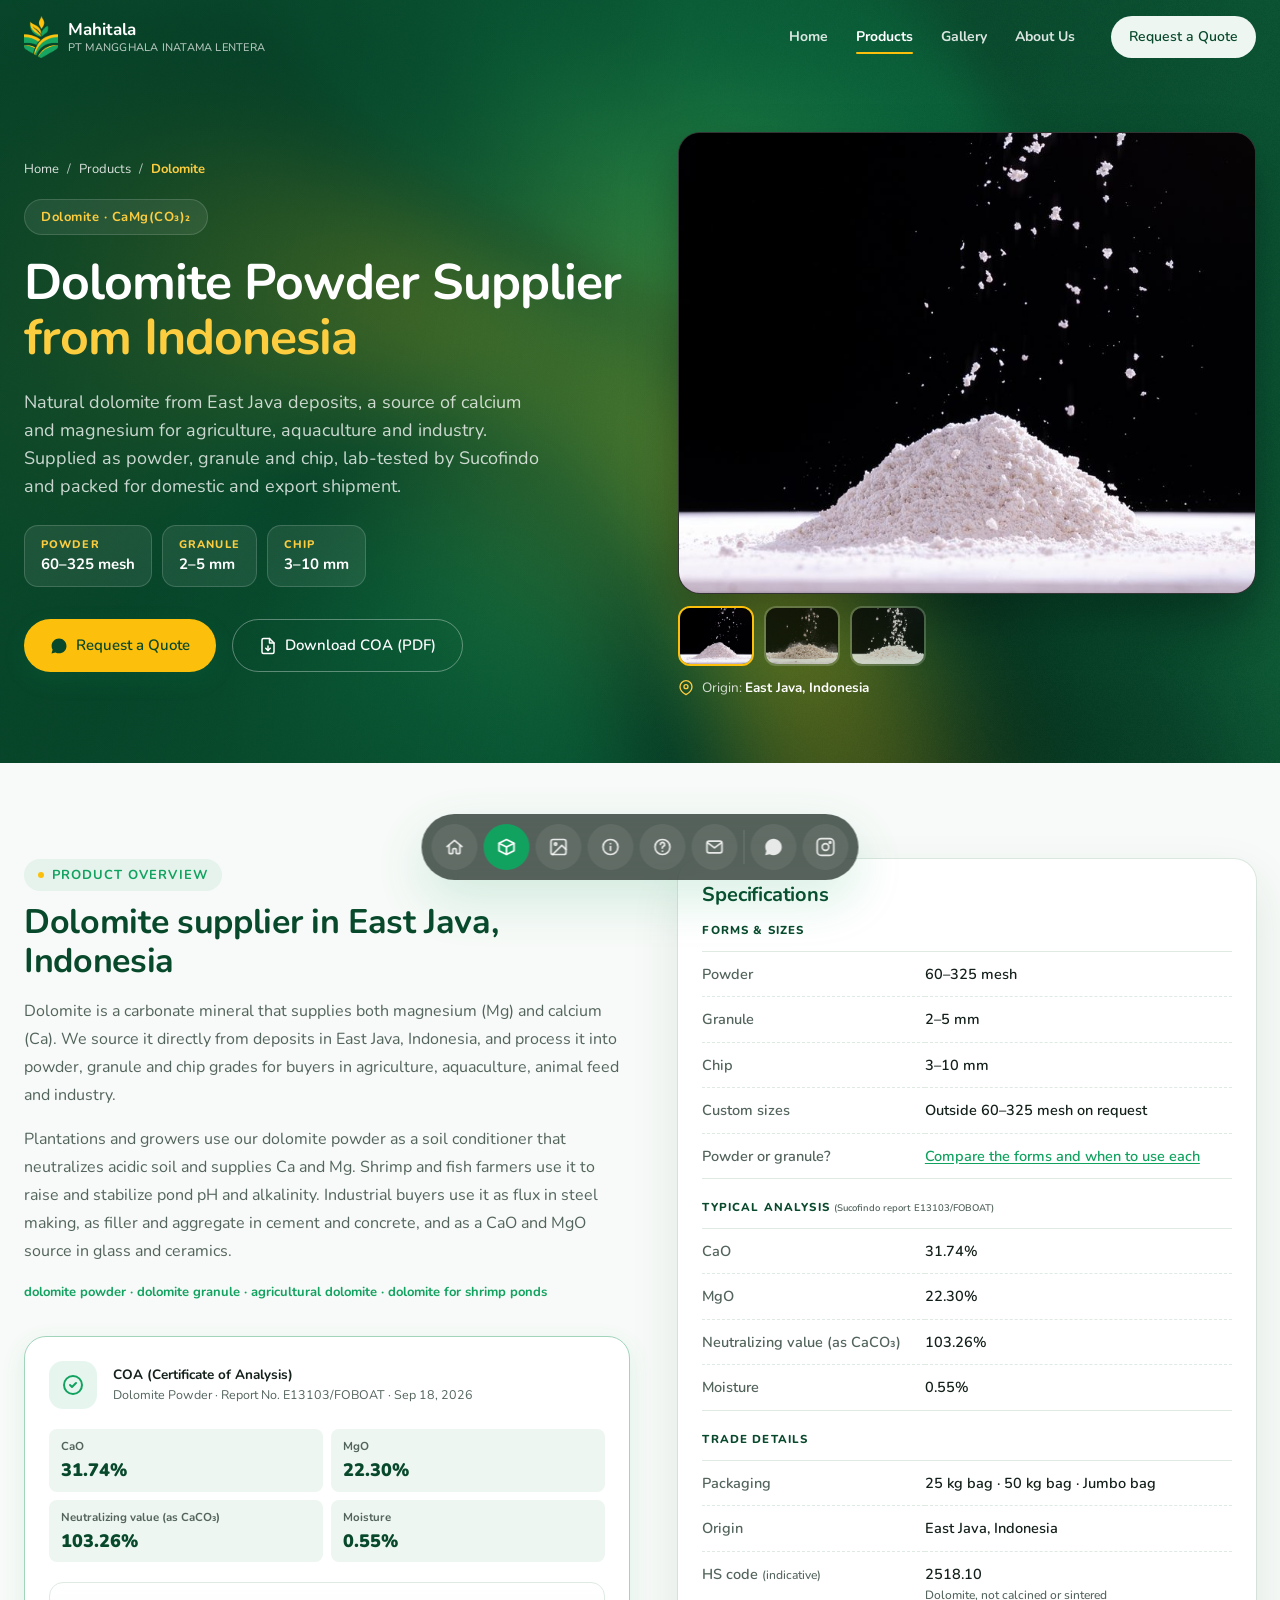
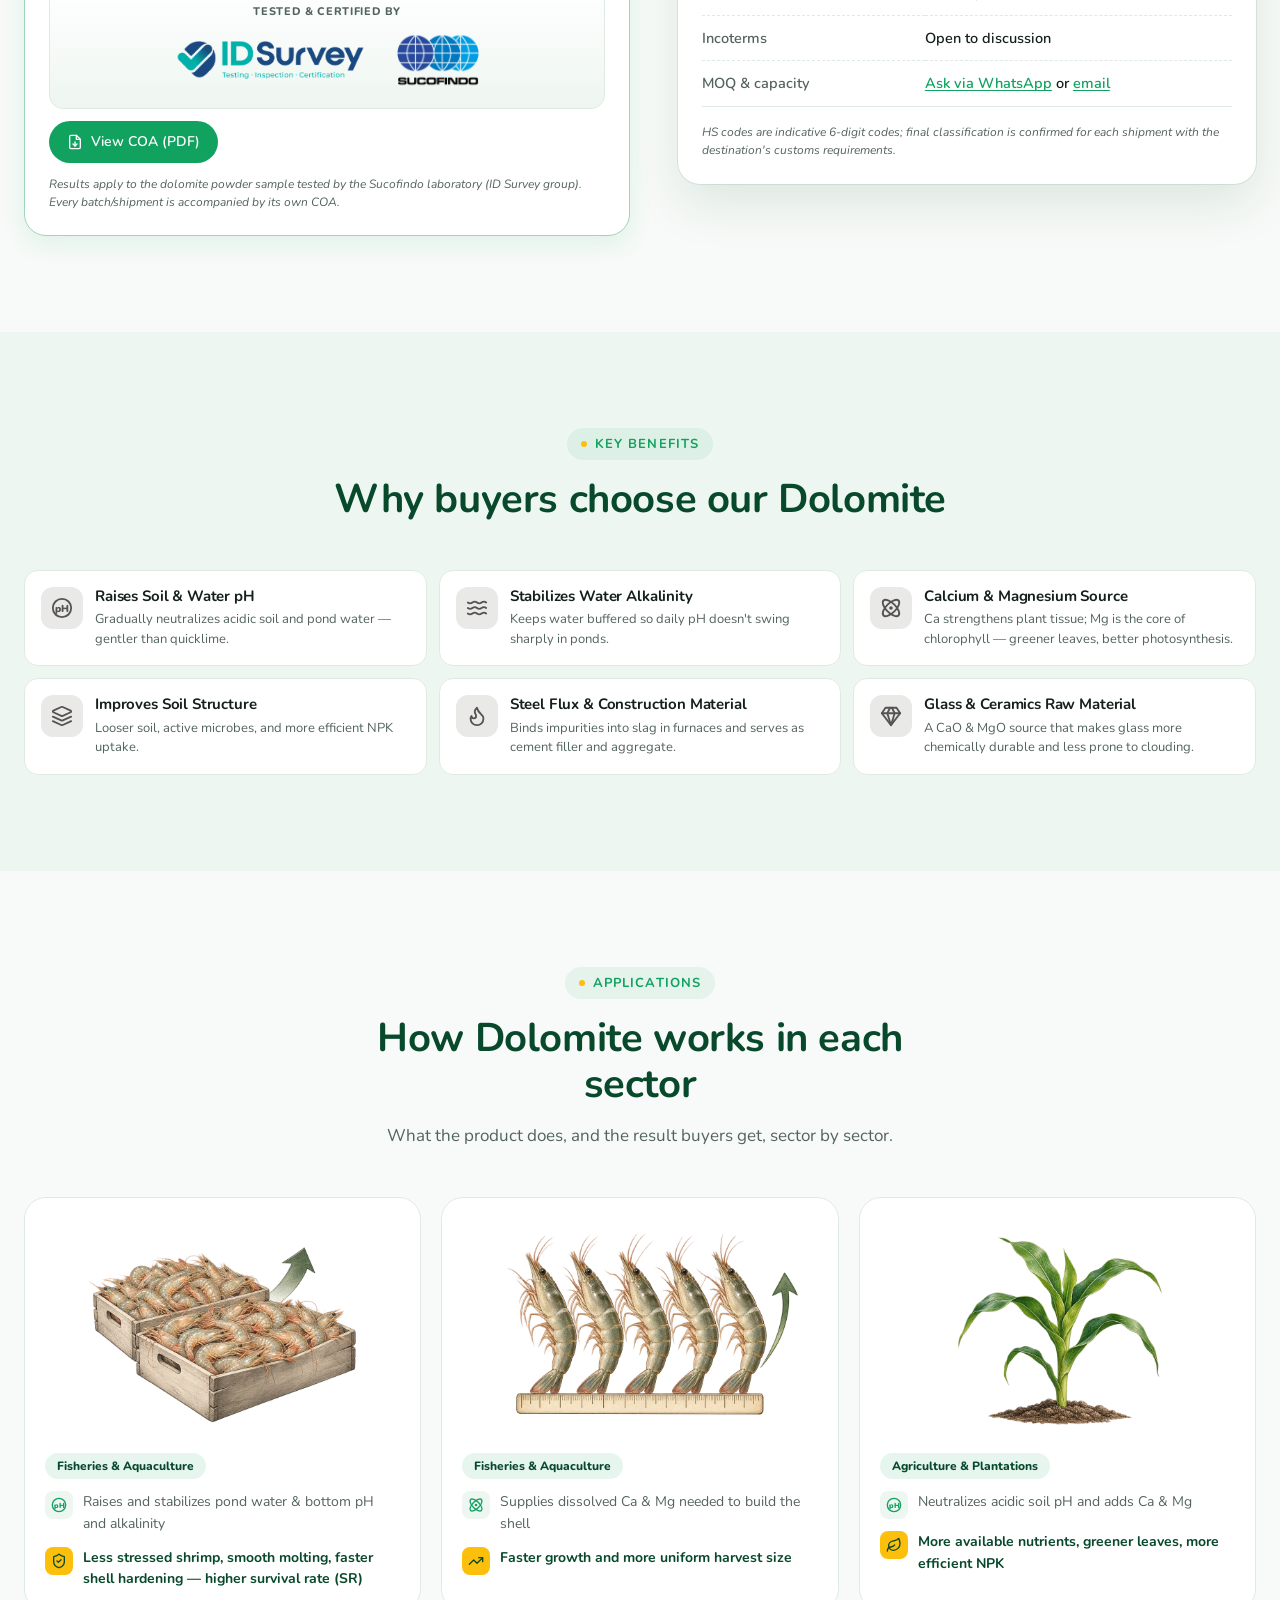
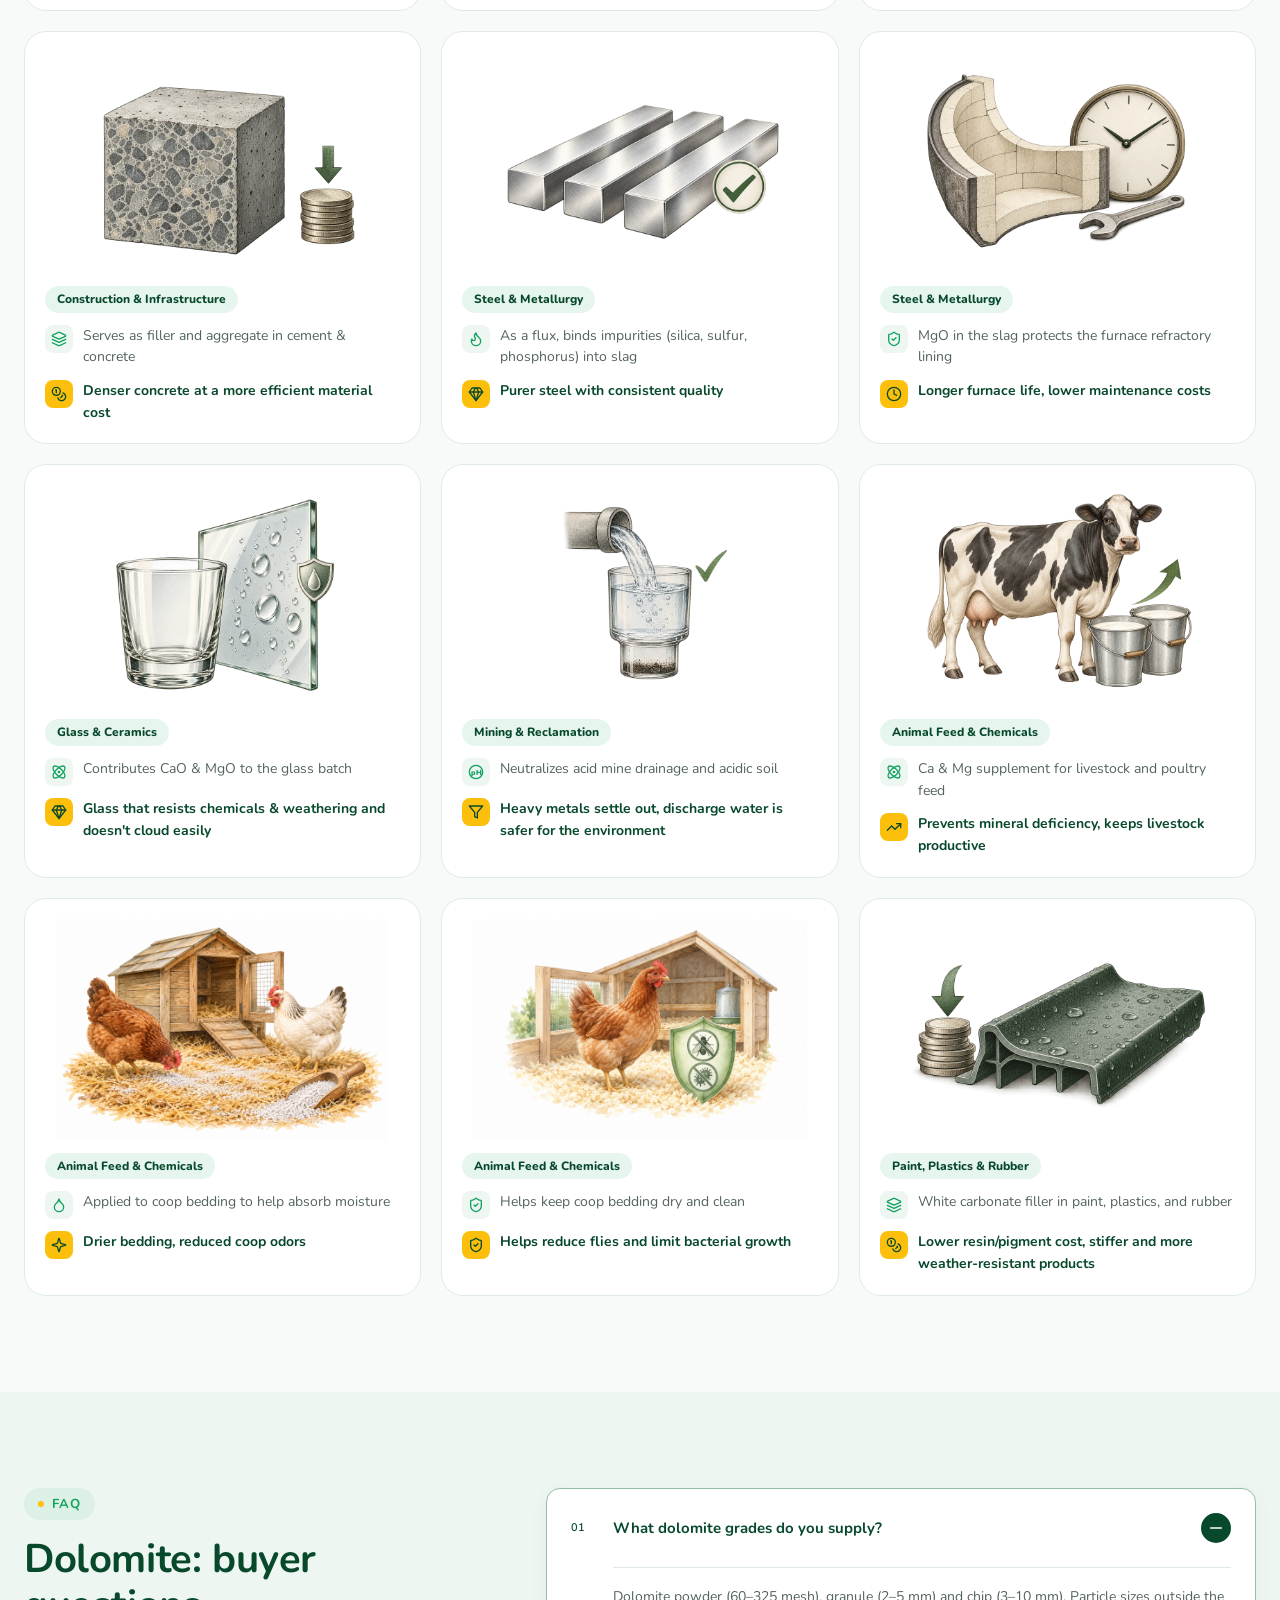
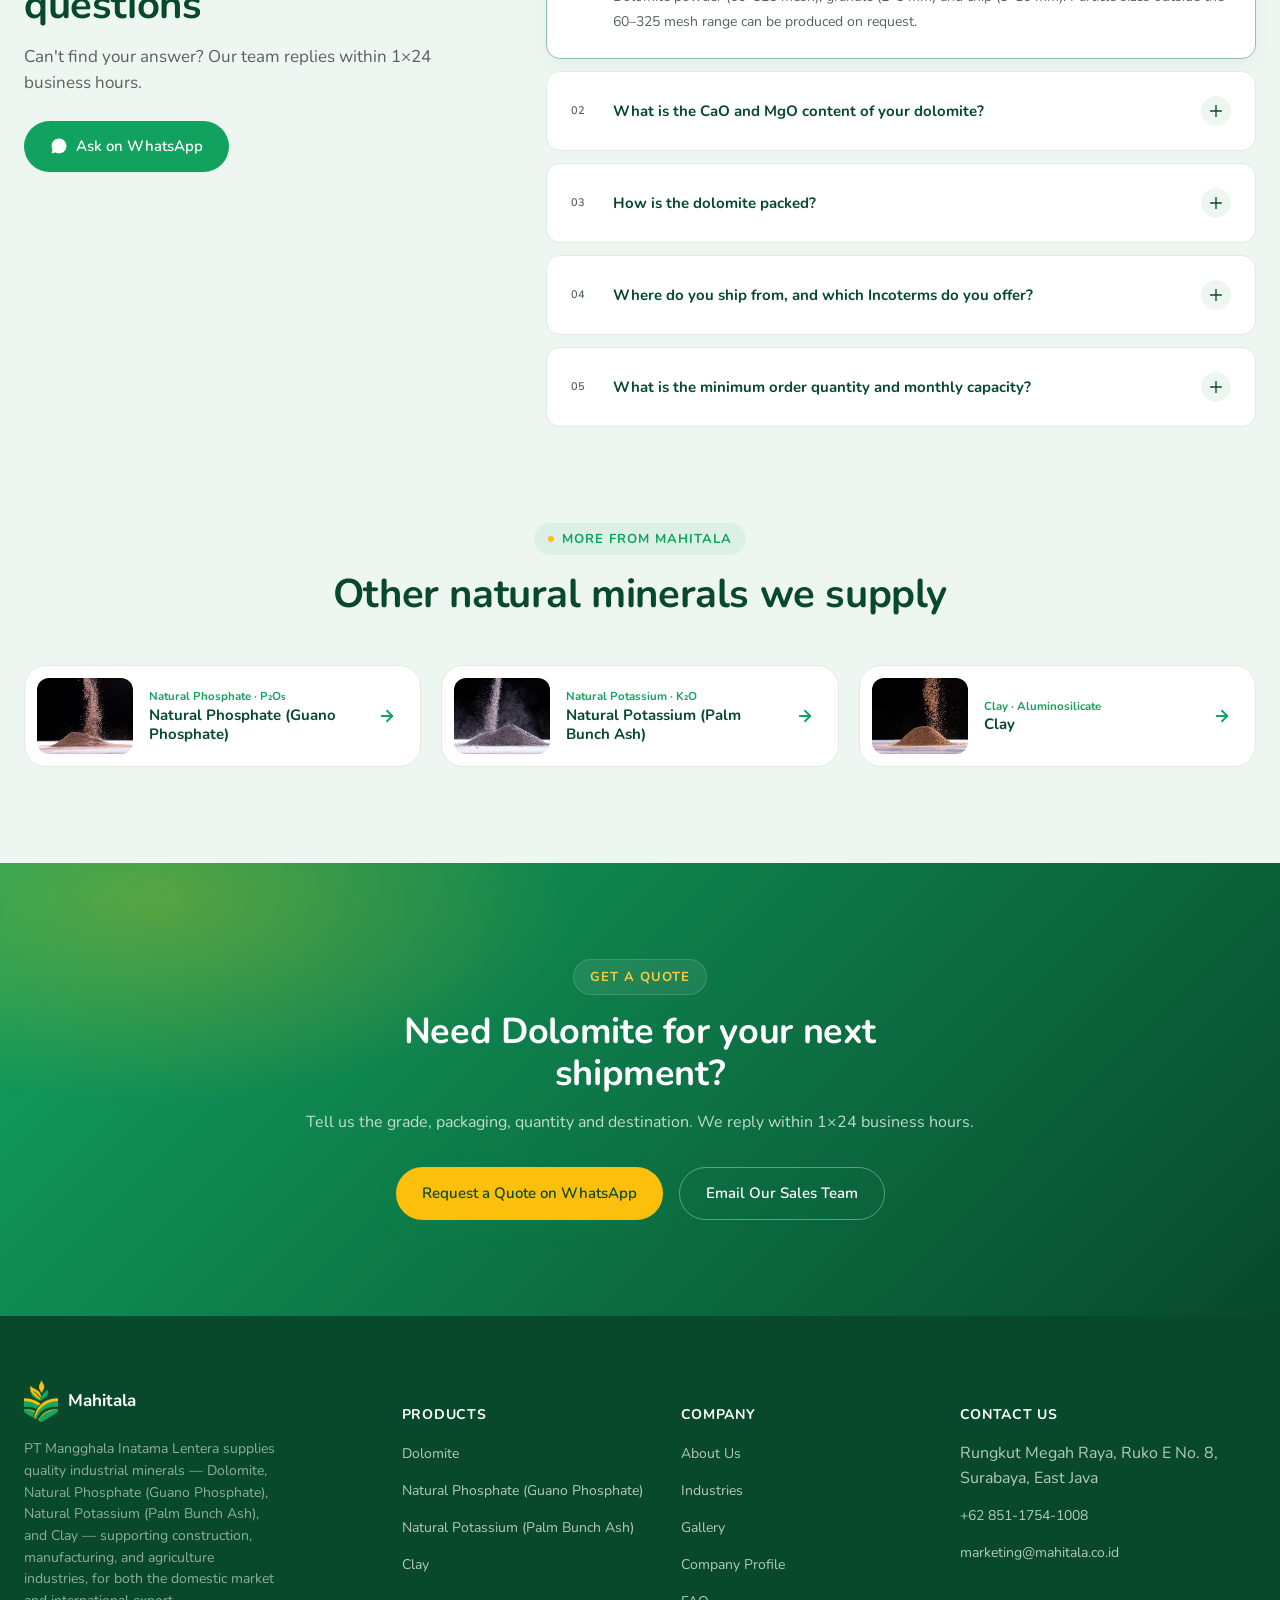
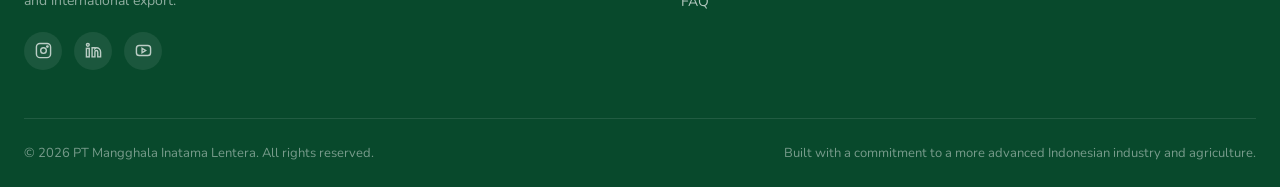
<file: dolomite-powder-supplier-indonesia.html>
<!doctype html>
<html lang="en">
<head>
<meta charset="UTF-8">
<meta name="viewport" content="width=device-width, initial-scale=1, viewport-fit=cover">
<title>Dolomite Powder Supplier Indonesia | Powder, Granule &amp; Chip | Mahitala</title>
<meta name="description" content="Dolomite powder supplier from East Java, Indonesia: powder (60–325 mesh), granule and chip. Sucofindo COA: CaO 31.74%, MgO 22.30%. Bags and jumbo bags.">
<link rel="canonical" href="https://mahitala.co.id/dolomite-powder-supplier-indonesia.html">
<meta property="og:type" content="website">
<meta property="og:url" content="https://mahitala.co.id/dolomite-powder-supplier-indonesia.html">
<meta property="og:site_name" content="Mahitala">
<meta property="og:locale" content="en_US">
<meta property="og:title" content="Dolomite Powder Supplier Indonesia | Powder, Granule &amp; Chip | Mahitala">
<meta property="og:description" content="Dolomite powder supplier from East Java, Indonesia: powder (60–325 mesh), granule and chip. Sucofindo COA: CaO 31.74%, MgO 22.30%. Bags and jumbo bags.">
<meta property="og:image" content="https://mahitala.co.id/assets/products/dolomite-powder.jpg">
<meta property="og:image:alt" content="Dolomite powder from Indonesia">
<meta name="twitter:card" content="summary_large_image">
<meta name="twitter:title" content="Dolomite Powder Supplier Indonesia | Powder, Granule &amp; Chip | Mahitala">
<meta name="twitter:description" content="Dolomite powder supplier from East Java, Indonesia: powder (60–325 mesh), granule and chip. Sucofindo COA: CaO 31.74%, MgO 22.30%. Bags and jumbo bags.">
<meta name="twitter:image" content="https://mahitala.co.id/assets/products/dolomite-powder.jpg">
<link rel="icon" type="image/png" href="assets/logo-icon.png">
<link rel="preconnect" href="https://fonts.googleapis.com">
<link rel="preconnect" href="https://fonts.gstatic.com" crossorigin>
<link href="https://fonts.googleapis.com/css2?family=Nunito:wght@400;500;600;700;800;900&display=swap" rel="stylesheet">
<link rel="stylesheet" href="css/style.css">
<script type="application/ld+json">
{
  "@context": "https://schema.org",
  "@type": "Organization",
  "name": "PT Mangghala Inatama Lentera",
  "alternateName": "Mahitala",
  "url": "https://mahitala.co.id/",
  "logo": "https://mahitala.co.id/assets/logo-full.png",
  "description": "Mineral agribusiness company based in Surabaya, East Java, Indonesia. Produces and supplies Dolomite, Natural Phosphate (Guano Phosphate), Natural Potassium (Palm Bunch Ash), and Clay in powder and granule form for agriculture, aquaculture, livestock, and industrial sectors, with export-ready capability for international buyers.",
  "address": {
    "@type": "PostalAddress",
    "streetAddress": "Rungkut Megah Raya, Ruko E No. 8, Kali Rungkut",
    "addressLocality": "Surabaya",
    "addressRegion": "East Java",
    "postalCode": "60293",
    "addressCountry": "ID"
  },
  "contactPoint": {
    "@type": "ContactPoint",
    "telephone": "+62-851-1754-1008",
    "contactType": "sales",
    "email": "marketing@mahitala.co.id",
    "areaServed": "Worldwide",
    "availableLanguage": [
      "English",
      "Indonesian"
    ]
  }
}
</script>
<script type="application/ld+json">
{
  "@context": "https://schema.org",
  "@type": "Product",
  "name": "Dolomite",
  "description": "Dolomite powder supplier from East Java, Indonesia: powder (60–325 mesh), granule and chip. Sucofindo COA: CaO 31.74%, MgO 22.30%. Bags and jumbo bags.",
  "image": [
    "https://mahitala.co.id/assets/products/dolomite-powder.jpg",
    "https://mahitala.co.id/assets/products/dolomite-granule.jpg",
    "https://mahitala.co.id/assets/products/dolomite-chip.jpg"
  ],
  "sku": "dolomite",
  "category": "Industrial & Agricultural Minerals",
  "brand": {
    "@type": "Brand",
    "name": "Mahitala"
  },
  "manufacturer": {
    "@type": "Organization",
    "name": "PT Mangghala Inatama Lentera",
    "url": "https://mahitala.co.id/"
  },
  "countryOfOrigin": "ID",
  "url": "https://mahitala.co.id/dolomite-powder-supplier-indonesia.html",
  "additionalProperty": [
    {
      "@type": "PropertyValue",
      "name": "CaO",
      "value": "31.74%"
    },
    {
      "@type": "PropertyValue",
      "name": "MgO",
      "value": "22.30%"
    },
    {
      "@type": "PropertyValue",
      "name": "Neutralizing value (as CaCO₃)",
      "value": "103.26%"
    },
    {
      "@type": "PropertyValue",
      "name": "Moisture",
      "value": "0.55%"
    }
  ]
}
</script>
<script type="application/ld+json">
{
  "@context": "https://schema.org",
  "@type": "BreadcrumbList",
  "itemListElement": [
    {
      "@type": "ListItem",
      "position": 1,
      "name": "Home",
      "item": "https://mahitala.co.id/"
    },
    {
      "@type": "ListItem",
      "position": 2,
      "name": "Products",
      "item": "https://mahitala.co.id/products.html"
    },
    {
      "@type": "ListItem",
      "position": 3,
      "name": "Dolomite",
      "item": "https://mahitala.co.id/dolomite-powder-supplier-indonesia.html"
    }
  ]
}
</script>
<script type="application/ld+json">
{
  "@context": "https://schema.org",
  "@type": "FAQPage",
  "mainEntity": [
    {
      "@type": "Question",
      "name": "What dolomite grades do you supply?",
      "acceptedAnswer": {
        "@type": "Answer",
        "text": "Dolomite powder (60–325 mesh), granule (2–5 mm) and chip (3–10 mm). Particle sizes outside the 60–325 mesh range can be produced on request."
      }
    },
    {
      "@type": "Question",
      "name": "What is the CaO and MgO content of your dolomite?",
      "acceptedAnswer": {
        "@type": "Answer",
        "text": "Our latest Sucofindo report (No. E13103/FOBOAT) shows CaO 31.74%, MgO 22.30%, a neutralizing value of 103.26% as CaCO₃ and 0.55% moisture. Every batch or shipment is accompanied by its own COA."
      }
    },
    {
      "@type": "Question",
      "name": "How is the dolomite packed?",
      "acceptedAnswer": {
        "@type": "Answer",
        "text": "In 25 kg bags, 50 kg bags or jumbo bags."
      }
    },
    {
      "@type": "Question",
      "name": "Where do you ship from, and which Incoterms do you offer?",
      "acceptedAnswer": {
        "@type": "Answer",
        "text": "We operate from East Java, Indonesia. Incoterms are open to discussion for each order. Contact us with your destination and we will propose the most suitable terms."
      }
    },
    {
      "@type": "Question",
      "name": "What is the minimum order quantity and monthly capacity?",
      "acceptedAnswer": {
        "@type": "Answer",
        "text": "MOQ and capacity depend on the grade, packaging and destination. Please ask our team via WhatsApp or email for a quote."
      }
    }
  ]
}
</script>
</head>
<body>

<div class="scroll-progress" id="scrollProgress"></div>

<!-- ============ HEADER ============ -->
<header class="site-header" id="siteHeader">
  <div class="container">
    <a href="index.html#home" class="brand">
      <span class="brand-mark">
        <img src="assets/logo-icon.png" alt="Logo PT Mangghala Inatama Lentera" width="42" height="51">
      </span>
      <span class="brand-text">
        Mahitala
        <small>PT MANGGHALA INATAMA LENTERA</small>
      </span>
    </a>

    <nav class="header-nav" id="headerNav" aria-label="Primary">
      <a href="index.html#home">Home</a>
      <a href="products.html" class="active" aria-current="page">Products</a>
      <a href="gallery.html">Gallery</a>
      <a href="about.html">About Us</a>
    </nav>

    <div class="header-actions">
      <a href="index.html#kontak" class="btn btn-ghost btn-sm header-cta">Request a Quote</a>
      <button type="button" class="nav-toggle" id="navToggle" aria-label="Open menu" aria-expanded="false" aria-controls="headerNav">
        <svg viewBox="0 0 24 24" fill="none" stroke="currentColor" stroke-width="2" stroke-linecap="round" aria-hidden="true"><line class="nt-top" x1="4" y1="7" x2="20" y2="7"/><line class="nt-mid" x1="4" y1="12" x2="20" y2="12"/><line class="nt-bot" x1="4" y1="17" x2="20" y2="17"/></svg>
      </button>
    </div>
  </div>
</header>

<!-- ============ FLOATING DOCK NAV ============ -->
<nav class="dock-nav" id="dockNav" aria-label="Main navigation">
  <a href="index.html#home" class="dock-item" data-tooltip="Home">
    <svg viewBox="0 0 24 24" fill="none" stroke="currentColor" stroke-width="2" stroke-linecap="round" stroke-linejoin="round"><path d="M3 11.5 12 4l9 7.5"/><path d="M5.5 10v9a1 1 0 0 0 1 1H9a1 1 0 0 0 1-1v-4a1 1 0 0 1 1-1h2a1 1 0 0 1 1 1v4a1 1 0 0 0 1 1h2.5a1 1 0 0 0 1-1v-9"/></svg>
    <span class="dock-label">Home</span>
  </a>
  <a href="products.html" class="dock-item active" data-tooltip="Products">
    <svg viewBox="0 0 24 24" fill="none" stroke="currentColor" stroke-width="2" stroke-linecap="round" stroke-linejoin="round"><path d="M21 7.5 12 3 3 7.5l9 4.5 9-4.5Z"/><path d="M3 7.5v9L12 21l9-4.5v-9"/><path d="M12 12v9"/></svg>
    <span class="dock-label">Products</span>
  </a>
  <a href="gallery.html" class="dock-item" data-tooltip="Gallery">
    <svg viewBox="0 0 24 24" fill="none" stroke="currentColor" stroke-width="2" stroke-linecap="round" stroke-linejoin="round"><rect x="3" y="3" width="18" height="18" rx="2.5"/><circle cx="8.5" cy="8.5" r="1.5"/><path d="m21 15-5-5L5 21"/></svg>
    <span class="dock-label">Gallery</span>
  </a>
  <a href="about.html" class="dock-item" data-tooltip="About Us">
    <svg viewBox="0 0 24 24" fill="none" stroke="currentColor" stroke-width="2" stroke-linecap="round" stroke-linejoin="round"><circle cx="12" cy="12" r="9"/><line x1="12" y1="16" x2="12" y2="11.5"/><line x1="12" y1="8" x2="12.01" y2="8"/></svg>
    <span class="dock-label">About Us</span>
  </a>
  <a href="index.html#faq" class="dock-item" data-tooltip="FAQ">
    <svg viewBox="0 0 24 24" fill="none" stroke="currentColor" stroke-width="2" stroke-linecap="round" stroke-linejoin="round"><circle cx="12" cy="12" r="9"/><path d="M9.5 9a2.5 2.5 0 1 1 3.6 2.24c-.77.37-1.35 1.1-1.35 1.96V13.5"/><line x1="12" y1="17" x2="12.01" y2="17"/></svg>
    <span class="dock-label">FAQ</span>
  </a>
  <a href="index.html#kontak" class="dock-item" data-tooltip="Contact">
    <svg viewBox="0 0 24 24" fill="none" stroke="currentColor" stroke-width="2" stroke-linecap="round" stroke-linejoin="round"><rect x="3" y="5" width="18" height="14" rx="2.5"/><path d="m4 7 8 6 8-6"/></svg>
    <span class="dock-label">Contact</span>
  </a>
  <span class="dock-sep" aria-hidden="true"></span>
  <a href="https://wa.me/6285117541008" class="dock-item" target="_blank" rel="noopener" data-tooltip="WhatsApp">
    <svg viewBox="0 0 24 24" fill="currentColor"><path d="M12.04 2C6.58 2 2.13 6.45 2.13 11.91c0 1.75.46 3.45 1.32 4.95L2 22l5.28-1.38a9.9 9.9 0 0 0 4.76 1.21h.01c5.46 0 9.91-4.45 9.91-9.91C21.96 6.45 17.5 2 12.04 2z"/></svg>
    <span class="dock-label">WhatsApp</span>
  </a>
  <a href="#" class="dock-item" target="_blank" rel="noopener" data-tooltip="Instagram">
    <svg viewBox="0 0 24 24" fill="none" stroke="currentColor" stroke-width="2" stroke-linecap="round" stroke-linejoin="round"><rect x="2" y="2" width="20" height="20" rx="5"/><circle cx="12" cy="12" r="4"/><circle cx="17.5" cy="6.5" r="1"/></svg>
    <span class="dock-label">Instagram</span>
  </a>
</nav>

<main>
  <section class="page-hero pp-hero">
    <canvas id="heroCanvas" class="hero-canvas" aria-hidden="true"></canvas>
    <div class="page-hero-scrim" aria-hidden="true"></div>
    <div class="container page-hero-grid">
      <div class="page-hero-copy reveal">
        <nav class="pp-crumbs" aria-label="Breadcrumb"><a href="index.html">Home</a><span aria-hidden="true">/</span><a href="products.html">Products</a><span aria-hidden="true">/</span><span aria-current="page">Dolomite</span></nav>
        <span class="hero-eyebrow">Dolomite · CaMg(CO₃)₂</span>
        <h1>Dolomite Powder Supplier <em>from Indonesia</em></h1>
        <p class="hero-lede">Natural dolomite from East Java deposits, a source of calcium and magnesium for agriculture, aquaculture and industry. Supplied as powder, granule and chip, lab-tested by Sucofindo and packed for domestic and export shipment.</p>
        <ul class="pp-forms"><li><b>Powder</b><span>60–325 mesh</span></li><li><b>Granule</b><span>2–5 mm</span></li><li><b>Chip</b><span>3–10 mm</span></li></ul>
        <div class="hero-cta">
          <a href="https://wa.me/6285117541008?text=Hello%20Mahitala%2C%20I%27d%20like%20a%20quote%20for%20Dolomite." class="btn btn-primary" target="_blank" rel="noopener"><svg viewBox="0 0 24 24" fill="currentColor" aria-hidden="true"><path d="M12.04 2C6.58 2 2.13 6.45 2.13 11.91c0 1.75.46 3.45 1.32 4.95L2 22l5.28-1.38a9.9 9.9 0 0 0 4.76 1.21h.01c5.46 0 9.91-4.45 9.91-9.91C21.96 6.45 17.5 2 12.04 2z"/></svg>Request a Quote</a>
          <a href="assets/coa/coa-dolomite-powder.pdf" class="btn btn-outline" target="_blank" rel="noopener"><svg viewBox="0 0 24 24" fill="none" stroke="currentColor" stroke-width="2" stroke-linecap="round" stroke-linejoin="round" aria-hidden="true"><path d="M14 2H6a2 2 0 0 0-2 2v16a2 2 0 0 0 2 2h12a2 2 0 0 0 2-2V8z"/><polyline points="14 2 14 8 20 8"/><line x1="12" y1="18" x2="12" y2="12"/><polyline points="9 15 12 18 15 15"/></svg>Download COA (PDF)</a>
        </div>
      </div>
      <div class="pp-visual reveal">
        <div class="pp-photo"><img id="ppMainPhoto" src="assets/products/dolomite-powder.jpg" alt="Dolomite powder from Indonesia" width="900" height="601"></div>
        <div class="pp-thumbs"><button type="button" class="pp-thumb active" data-src="assets/products/dolomite-powder.jpg" aria-label="Dolomite powder"><img src="assets/products/dolomite-powder.jpg" alt="" width="900" height="601"></button><button type="button" class="pp-thumb" data-src="assets/products/dolomite-granule.jpg" aria-label="Dolomite granule"><img src="assets/products/dolomite-granule.jpg" alt="" width="900" height="601"></button><button type="button" class="pp-thumb" data-src="assets/products/dolomite-chip.jpg" aria-label="Dolomite chip"><img src="assets/products/dolomite-chip.jpg" alt="" width="900" height="601"></button></div>
        <div class="pp-origin"><svg viewBox="0 0 24 24" fill="none" stroke="currentColor" stroke-width="2" stroke-linecap="round" stroke-linejoin="round" aria-hidden="true"><path d="M21 10c0 7-9 12-9 12s-9-5-9-12a9 9 0 0 1 18 0z"/><circle cx="12" cy="10" r="3"/></svg><span>Origin: <b>East Java, Indonesia</b></span></div>
      </div>
    </div>
  </section>

  <section class="section pp-overview" id="specs">
    <div class="container pp-overview-grid">
      <div class="pp-copy reveal">
        <span class="eyebrow">Product Overview</span>
        <h2>Dolomite supplier in East Java, Indonesia</h2>
        <p>Dolomite is a carbonate mineral that supplies both magnesium (Mg) and calcium (Ca). We source it directly from deposits in East Java, Indonesia, and process it into powder, granule and chip grades for buyers in agriculture, aquaculture, animal feed and industry.</p><p>Plantations and growers use our dolomite powder as a soil conditioner that neutralizes acidic soil and supplies Ca and Mg. Shrimp and fish farmers use it to raise and stabilize pond pH and alkalinity. Industrial buyers use it as flux in steel making, as filler and aggregate in cement and concrete, and as a CaO and MgO source in glass and ceramics.</p>
        <p class="pp-keywords">dolomite powder · dolomite granule · agricultural dolomite · dolomite for shrimp ponds</p>
        <div class="coa-card coa-verified pp-coa">
          <div class="coa-head">
            <div class="coa-icon"><svg viewBox="0 0 24 24" fill="none" stroke="currentColor" stroke-width="2" stroke-linecap="round" stroke-linejoin="round" aria-hidden="true"><path d="M9 12l2 2 4-4"/><circle cx="12" cy="12" r="9"/></svg></div>
            <p><strong>COA (Certificate of Analysis)</strong><br><span>Dolomite Powder · Report No. E13103/FOBOAT · Sep 18, 2026</span></p>
          </div>
          <dl class="coa-results"><div><dt>CaO</dt><dd>31.74%</dd></div><div><dt>MgO</dt><dd>22.30%</dd></div><div><dt>Neutralizing value (as CaCO₃)</dt><dd>103.26%</dd></div><div><dt>Moisture</dt><dd>0.55%</dd></div></dl>
          <div class="coa-foot">
            <div class="coa-labs">
              <small>Tested &amp; certified by</small>
              <img src="assets/labs/idsurvey.png" alt="ID Survey" class="lab-idsurvey" width="479" height="96" loading="lazy">
              <img src="assets/labs/sucofindo.png" alt="Sucofindo" class="lab-sucofindo" width="174" height="120" loading="lazy">
            </div>
            <a href="assets/coa/coa-dolomite-powder.pdf" class="btn btn-dark btn-sm coa-download" target="_blank" rel="noopener"><svg viewBox="0 0 24 24" fill="none" stroke="currentColor" stroke-width="2" stroke-linecap="round" stroke-linejoin="round" aria-hidden="true"><path d="M14 2H6a2 2 0 0 0-2 2v16a2 2 0 0 0 2 2h12a2 2 0 0 0 2-2V8z"/><polyline points="14 2 14 8 20 8"/><line x1="12" y1="18" x2="12" y2="12"/><polyline points="9 15 12 18 15 15"/></svg>View COA (PDF)</a>
          </div>
          <p class="coa-note">Results apply to the dolomite powder sample tested by the Sucofindo laboratory (ID Survey group). Every batch/shipment is accompanied by its own COA.</p>
        </div>
      </div>
      <div class="pp-spec-card reveal">
        <h3>Specifications</h3>
        <table class="pp-spec">
          <tbody class="pp-spec-group"><tr class="pp-spec-head"><th colspan="2">Forms &amp; sizes</th></tr><tr><th scope="row">Powder</th><td>60–325 mesh</td></tr><tr><th scope="row">Granule</th><td>2–5 mm</td></tr><tr><th scope="row">Chip</th><td>3–10 mm</td></tr><tr><th scope="row">Custom sizes</th><td>Outside 60–325 mesh on request</td></tr><tr><th scope="row">Powder or granule?</th><td><a href="products.html#powder-vs-granule">Compare the forms and when to use each</a></td></tr></tbody>
          <tbody class="pp-spec-group"><tr class="pp-spec-head"><th colspan="2">Typical analysis <small>(Sucofindo report E13103/FOBOAT)</small></th></tr><tr><th scope="row">CaO</th><td>31.74%</td></tr><tr><th scope="row">MgO</th><td>22.30%</td></tr><tr><th scope="row">Neutralizing value (as CaCO₃)</th><td>103.26%</td></tr><tr><th scope="row">Moisture</th><td>0.55%</td></tr></tbody>
          <tbody class="pp-spec-group"><tr class="pp-spec-head"><th colspan="2">Trade details</th></tr>
            <tr><th scope="row">Packaging</th><td>25 kg bag · 50 kg bag · Jumbo bag</td></tr>
            <tr><th scope="row">Origin</th><td>East Java, Indonesia</td></tr>
            <tr><th scope="row">HS code <small>(indicative)</small></th><td>2518.10<small class="pp-hs-note">Dolomite, not calcined or sintered</small></td></tr>
            <tr><th scope="row">Incoterms</th><td>Open to discussion</td></tr>
            <tr><th scope="row">MOQ &amp; capacity</th><td><a href="https://wa.me/6285117541008?text=Hello%20Mahitala%2C%20I%27d%20like%20a%20quote%20for%20Dolomite." target="_blank" rel="noopener">Ask via WhatsApp</a> or <a href="mailto:marketing@mahitala.co.id?subject=Dolomite%20enquiry">email</a></td></tr>
          </tbody>
        </table>
        <p class="pp-spec-note">HS codes are indicative 6-digit codes; final classification is confirmed for each shipment with the destination's customs requirements.</p>
      </div>
    </div>
  </section>

  <section class="section pp-benefits">
    <div class="container">
      <div class="section-head center reveal">
        <span class="eyebrow">Key Benefits</span>
        <h2>Why buyers choose our Dolomite</h2>
      </div>
      <ul class="benefit-grid dolomite pp-benefit-grid stagger-group"><li class="benefit-tile"><span class="benefit-icon"><svg viewBox="0 0 24 24" fill="none" stroke="currentColor" stroke-width="2" stroke-linecap="round" stroke-linejoin="round" aria-hidden="true"><text x="12" y="16" text-anchor="middle" font-size="11" font-weight="900" fill="currentColor" stroke="none" font-family="Nunito, Segoe UI, Arial, sans-serif">pH</text><circle cx="12" cy="12" r="10"/></svg></span><div><h3>Raises Soil &amp; Water pH</h3><p>Gradually neutralizes acidic soil and pond water — gentler than quicklime.</p></div></li><li class="benefit-tile"><span class="benefit-icon"><svg viewBox="0 0 24 24" fill="none" stroke="currentColor" stroke-width="2" stroke-linecap="round" stroke-linejoin="round" aria-hidden="true"><path d="M2 6c.6.5 1.2 1 2.5 1C7 7 7 5 9.5 5c2.6 0 2.4 2 5 2 2.5 0 2.5-2 5-2 1.3 0 1.9.5 2.5 1"/><path d="M2 12c.6.5 1.2 1 2.5 1 2.5 0 2.5-2 5-2 2.6 0 2.4 2 5 2 2.5 0 2.5-2 5-2 1.3 0 1.9.5 2.5 1"/><path d="M2 18c.6.5 1.2 1 2.5 1 2.5 0 2.5-2 5-2 2.6 0 2.4 2 5 2 2.5 0 2.5-2 5-2 1.3 0 1.9.5 2.5 1"/></svg></span><div><h3>Stabilizes Water Alkalinity</h3><p>Keeps water buffered so daily pH doesn&#x27;t swing sharply in ponds.</p></div></li><li class="benefit-tile"><span class="benefit-icon"><svg viewBox="0 0 24 24" fill="none" stroke="currentColor" stroke-width="2" stroke-linecap="round" stroke-linejoin="round" aria-hidden="true"><circle cx="12" cy="12" r="1"/><path d="M20.2 20.2c2.04-2.03.02-7.36-4.5-11.9-4.52-4.52-9.87-6.54-11.9-4.5-2.04 2.03-.02 7.36 4.5 11.9 4.52 4.52 9.87 6.54 11.9 4.5Z"/><path d="M15.7 15.7c4.52-4.54 6.54-9.87 4.5-11.9-2.03-2.04-7.36-.02-11.9 4.5-4.52 4.54-6.54 9.87-4.5 11.9 2.03 2.04 7.36.02 11.9-4.5Z"/></svg></span><div><h3>Calcium &amp; Magnesium Source</h3><p>Ca strengthens plant tissue; Mg is the core of chlorophyll — greener leaves, better photosynthesis.</p></div></li><li class="benefit-tile"><span class="benefit-icon"><svg viewBox="0 0 24 24" fill="none" stroke="currentColor" stroke-width="2" stroke-linecap="round" stroke-linejoin="round" aria-hidden="true"><path d="M12.83 2.18a2 2 0 0 0-1.66 0L2.6 6.08a1 1 0 0 0 0 1.83l8.58 3.91a2 2 0 0 0 1.66 0l8.58-3.9a1 1 0 0 0 0-1.83Z"/><path d="m22 17.65-9.17 4.16a2 2 0 0 1-1.66 0L2 17.65"/><path d="m22 12.65-9.17 4.16a2 2 0 0 1-1.66 0L2 12.65"/></svg></span><div><h3>Improves Soil Structure</h3><p>Looser soil, active microbes, and more efficient NPK uptake.</p></div></li><li class="benefit-tile"><span class="benefit-icon"><svg viewBox="0 0 24 24" fill="none" stroke="currentColor" stroke-width="2" stroke-linecap="round" stroke-linejoin="round" aria-hidden="true"><path d="M8.5 14.5A2.5 2.5 0 0 0 11 12c0-1.38-.5-2-1-3-1.072-2.143-.224-4.054 2-6 .5 2.5 2 4.9 4 6.5 2 1.6 3 3.5 3 5.5a7 7 0 1 1-14 0c0-1.153.433-2.294 1-3a2.5 2.5 0 0 0 2.5 2.5z"/></svg></span><div><h3>Steel Flux &amp; Construction Material</h3><p>Binds impurities into slag in furnaces and serves as cement filler and aggregate.</p></div></li><li class="benefit-tile"><span class="benefit-icon"><svg viewBox="0 0 24 24" fill="none" stroke="currentColor" stroke-width="2" stroke-linecap="round" stroke-linejoin="round" aria-hidden="true"><path d="M6 3h12l4 6-10 13L2 9Z"/><path d="M11 3 8 9l4 13 4-13-3-6"/><path d="M2 9h20"/></svg></span><div><h3>Glass &amp; Ceramics Raw Material</h3><p>A CaO &amp; MgO source that makes glass more chemically durable and less prone to clouding.</p></div></li></ul>
    </div>
  </section>

  <section class="section pp-apps">
    <div class="container">
      <div class="section-head center reveal">
        <span class="eyebrow">Applications</span>
        <h2>How Dolomite works in each sector</h2>
        <p>What the product does, and the result buyers get, sector by sector.</p>
      </div>
      <ul class="pp-app-grid stagger-group"><li class="pp-app">
          <img class="pp-app-art" src="assets/industries/benefits/tambak-1.webp" alt="" loading="lazy" decoding="async">
          <span class="pp-app-sector">Fisheries &amp; Aquaculture</span>
          <p class="pp-app-how"><span class="pp-app-icon"><svg viewBox="0 0 24 24" fill="none" stroke="currentColor" stroke-width="2" stroke-linecap="round" stroke-linejoin="round" aria-hidden="true"><text x="12" y="16" text-anchor="middle" font-size="11" font-weight="900" fill="currentColor" stroke="none" font-family="Nunito, Segoe UI, Arial, sans-serif">pH</text><circle cx="12" cy="12" r="10"/></svg></span>Raises and stabilizes pond water &amp; bottom pH and alkalinity</p>
          <p class="pp-app-result"><span class="pp-app-icon is-result"><svg viewBox="0 0 24 24" fill="none" stroke="currentColor" stroke-width="2" stroke-linecap="round" stroke-linejoin="round" aria-hidden="true"><path d="M20 13c0 5-3.5 7.5-7.66 8.95a1 1 0 0 1-.67-.01C7.5 20.5 4 18 4 13V6a1 1 0 0 1 1-1c2 0 4.5-1.2 6.24-2.72a1.17 1.17 0 0 1 1.52 0C14.51 3.81 17 5 19 5a1 1 0 0 1 1 1z"/><path d="m9 12 2 2 4-4"/></svg></span>Less stressed shrimp, smooth molting, faster shell hardening — higher survival rate (SR)</p>
        </li><li class="pp-app">
          <img class="pp-app-art" src="assets/industries/benefits/tambak-2.webp" alt="" loading="lazy" decoding="async">
          <span class="pp-app-sector">Fisheries &amp; Aquaculture</span>
          <p class="pp-app-how"><span class="pp-app-icon"><svg viewBox="0 0 24 24" fill="none" stroke="currentColor" stroke-width="2" stroke-linecap="round" stroke-linejoin="round" aria-hidden="true"><circle cx="12" cy="12" r="1"/><path d="M20.2 20.2c2.04-2.03.02-7.36-4.5-11.9-4.52-4.52-9.87-6.54-11.9-4.5-2.04 2.03-.02 7.36 4.5 11.9 4.52 4.52 9.87 6.54 11.9 4.5Z"/><path d="M15.7 15.7c4.52-4.54 6.54-9.87 4.5-11.9-2.03-2.04-7.36-.02-11.9 4.5-4.52 4.54-6.54 9.87-4.5 11.9 2.03 2.04 7.36.02 11.9-4.5Z"/></svg></span>Supplies dissolved Ca &amp; Mg needed to build the shell</p>
          <p class="pp-app-result"><span class="pp-app-icon is-result"><svg viewBox="0 0 24 24" fill="none" stroke="currentColor" stroke-width="2" stroke-linecap="round" stroke-linejoin="round" aria-hidden="true"><polyline points="22 7 13.5 15.5 8.5 10.5 2 17"/><polyline points="16 7 22 7 22 13"/></svg></span>Faster growth and more uniform harvest size</p>
        </li><li class="pp-app">
          <img class="pp-app-art" src="assets/industries/benefits/pertanian-1.webp" alt="" loading="lazy" decoding="async">
          <span class="pp-app-sector">Agriculture &amp; Plantations</span>
          <p class="pp-app-how"><span class="pp-app-icon"><svg viewBox="0 0 24 24" fill="none" stroke="currentColor" stroke-width="2" stroke-linecap="round" stroke-linejoin="round" aria-hidden="true"><text x="12" y="16" text-anchor="middle" font-size="11" font-weight="900" fill="currentColor" stroke="none" font-family="Nunito, Segoe UI, Arial, sans-serif">pH</text><circle cx="12" cy="12" r="10"/></svg></span>Neutralizes acidic soil pH and adds Ca &amp; Mg</p>
          <p class="pp-app-result"><span class="pp-app-icon is-result"><svg viewBox="0 0 24 24" fill="none" stroke="currentColor" stroke-width="2" stroke-linecap="round" stroke-linejoin="round" aria-hidden="true"><path d="M11 20A7 7 0 0 1 9.8 6.1C15.5 5 17 4.48 19 2c1 2 2 4.18 2 8 0 5.5-4.78 10-10 10Z"/><path d="M2 21c0-3 1.85-5.36 5.08-6C9.5 14.52 12 13 13 12"/></svg></span>More available nutrients, greener leaves, more efficient NPK</p>
        </li><li class="pp-app">
          <img class="pp-app-art" src="assets/industries/benefits/konstruksi-1.webp" alt="" loading="lazy" decoding="async">
          <span class="pp-app-sector">Construction &amp; Infrastructure</span>
          <p class="pp-app-how"><span class="pp-app-icon"><svg viewBox="0 0 24 24" fill="none" stroke="currentColor" stroke-width="2" stroke-linecap="round" stroke-linejoin="round" aria-hidden="true"><path d="M12.83 2.18a2 2 0 0 0-1.66 0L2.6 6.08a1 1 0 0 0 0 1.83l8.58 3.91a2 2 0 0 0 1.66 0l8.58-3.9a1 1 0 0 0 0-1.83Z"/><path d="m22 17.65-9.17 4.16a2 2 0 0 1-1.66 0L2 17.65"/><path d="m22 12.65-9.17 4.16a2 2 0 0 1-1.66 0L2 12.65"/></svg></span>Serves as filler and aggregate in cement &amp; concrete</p>
          <p class="pp-app-result"><span class="pp-app-icon is-result"><svg viewBox="0 0 24 24" fill="none" stroke="currentColor" stroke-width="2" stroke-linecap="round" stroke-linejoin="round" aria-hidden="true"><circle cx="8" cy="8" r="6"/><path d="M18.09 10.37A6 6 0 1 1 10.34 18"/><path d="M7 6h1v4"/><path d="m16.71 13.88.7.71-2.82 2.82"/></svg></span>Denser concrete at a more efficient material cost</p>
        </li><li class="pp-app">
          <img class="pp-app-art" src="assets/industries/benefits/baja-1.webp" alt="" loading="lazy" decoding="async">
          <span class="pp-app-sector">Steel &amp; Metallurgy</span>
          <p class="pp-app-how"><span class="pp-app-icon"><svg viewBox="0 0 24 24" fill="none" stroke="currentColor" stroke-width="2" stroke-linecap="round" stroke-linejoin="round" aria-hidden="true"><path d="M8.5 14.5A2.5 2.5 0 0 0 11 12c0-1.38-.5-2-1-3-1.072-2.143-.224-4.054 2-6 .5 2.5 2 4.9 4 6.5 2 1.6 3 3.5 3 5.5a7 7 0 1 1-14 0c0-1.153.433-2.294 1-3a2.5 2.5 0 0 0 2.5 2.5z"/></svg></span>As a flux, binds impurities (silica, sulfur, phosphorus) into slag</p>
          <p class="pp-app-result"><span class="pp-app-icon is-result"><svg viewBox="0 0 24 24" fill="none" stroke="currentColor" stroke-width="2" stroke-linecap="round" stroke-linejoin="round" aria-hidden="true"><path d="M6 3h12l4 6-10 13L2 9Z"/><path d="M11 3 8 9l4 13 4-13-3-6"/><path d="M2 9h20"/></svg></span>Purer steel with consistent quality</p>
        </li><li class="pp-app">
          <img class="pp-app-art" src="assets/industries/benefits/baja-2.webp" alt="" loading="lazy" decoding="async">
          <span class="pp-app-sector">Steel &amp; Metallurgy</span>
          <p class="pp-app-how"><span class="pp-app-icon"><svg viewBox="0 0 24 24" fill="none" stroke="currentColor" stroke-width="2" stroke-linecap="round" stroke-linejoin="round" aria-hidden="true"><path d="M20 13c0 5-3.5 7.5-7.66 8.95a1 1 0 0 1-.67-.01C7.5 20.5 4 18 4 13V6a1 1 0 0 1 1-1c2 0 4.5-1.2 6.24-2.72a1.17 1.17 0 0 1 1.52 0C14.51 3.81 17 5 19 5a1 1 0 0 1 1 1z"/><path d="m9 12 2 2 4-4"/></svg></span>MgO in the slag protects the furnace refractory lining</p>
          <p class="pp-app-result"><span class="pp-app-icon is-result"><svg viewBox="0 0 24 24" fill="none" stroke="currentColor" stroke-width="2" stroke-linecap="round" stroke-linejoin="round" aria-hidden="true"><circle cx="12" cy="12" r="10"/><polyline points="12 6 12 12 16 14"/></svg></span>Longer furnace life, lower maintenance costs</p>
        </li><li class="pp-app">
          <img class="pp-app-art" src="assets/industries/benefits/kaca-1.webp" alt="" loading="lazy" decoding="async">
          <span class="pp-app-sector">Glass &amp; Ceramics</span>
          <p class="pp-app-how"><span class="pp-app-icon"><svg viewBox="0 0 24 24" fill="none" stroke="currentColor" stroke-width="2" stroke-linecap="round" stroke-linejoin="round" aria-hidden="true"><circle cx="12" cy="12" r="1"/><path d="M20.2 20.2c2.04-2.03.02-7.36-4.5-11.9-4.52-4.52-9.87-6.54-11.9-4.5-2.04 2.03-.02 7.36 4.5 11.9 4.52 4.52 9.87 6.54 11.9 4.5Z"/><path d="M15.7 15.7c4.52-4.54 6.54-9.87 4.5-11.9-2.03-2.04-7.36-.02-11.9 4.5-4.52 4.54-6.54 9.87-4.5 11.9 2.03 2.04 7.36.02 11.9-4.5Z"/></svg></span>Contributes CaO &amp; MgO to the glass batch</p>
          <p class="pp-app-result"><span class="pp-app-icon is-result"><svg viewBox="0 0 24 24" fill="none" stroke="currentColor" stroke-width="2" stroke-linecap="round" stroke-linejoin="round" aria-hidden="true"><path d="M6 3h12l4 6-10 13L2 9Z"/><path d="M11 3 8 9l4 13 4-13-3-6"/><path d="M2 9h20"/></svg></span>Glass that resists chemicals &amp; weathering and doesn&#x27;t cloud easily</p>
        </li><li class="pp-app">
          <img class="pp-app-art" src="assets/industries/benefits/reklamasi-1.webp" alt="" loading="lazy" decoding="async">
          <span class="pp-app-sector">Mining &amp; Reclamation</span>
          <p class="pp-app-how"><span class="pp-app-icon"><svg viewBox="0 0 24 24" fill="none" stroke="currentColor" stroke-width="2" stroke-linecap="round" stroke-linejoin="round" aria-hidden="true"><text x="12" y="16" text-anchor="middle" font-size="11" font-weight="900" fill="currentColor" stroke="none" font-family="Nunito, Segoe UI, Arial, sans-serif">pH</text><circle cx="12" cy="12" r="10"/></svg></span>Neutralizes acid mine drainage and acidic soil</p>
          <p class="pp-app-result"><span class="pp-app-icon is-result"><svg viewBox="0 0 24 24" fill="none" stroke="currentColor" stroke-width="2" stroke-linecap="round" stroke-linejoin="round" aria-hidden="true"><polygon points="22 3 2 3 10 12.46 10 19 14 21 14 12.46 22 3"/></svg></span>Heavy metals settle out, discharge water is safer for the environment</p>
        </li><li class="pp-app">
          <img class="pp-app-art" src="assets/industries/benefits/pakan-2.webp" alt="" loading="lazy" decoding="async">
          <span class="pp-app-sector">Animal Feed &amp; Chemicals</span>
          <p class="pp-app-how"><span class="pp-app-icon"><svg viewBox="0 0 24 24" fill="none" stroke="currentColor" stroke-width="2" stroke-linecap="round" stroke-linejoin="round" aria-hidden="true"><circle cx="12" cy="12" r="1"/><path d="M20.2 20.2c2.04-2.03.02-7.36-4.5-11.9-4.52-4.52-9.87-6.54-11.9-4.5-2.04 2.03-.02 7.36 4.5 11.9 4.52 4.52 9.87 6.54 11.9 4.5Z"/><path d="M15.7 15.7c4.52-4.54 6.54-9.87 4.5-11.9-2.03-2.04-7.36-.02-11.9 4.5-4.52 4.54-6.54 9.87-4.5 11.9 2.03 2.04 7.36.02 11.9-4.5Z"/></svg></span>Ca &amp; Mg supplement for livestock and poultry feed</p>
          <p class="pp-app-result"><span class="pp-app-icon is-result"><svg viewBox="0 0 24 24" fill="none" stroke="currentColor" stroke-width="2" stroke-linecap="round" stroke-linejoin="round" aria-hidden="true"><polyline points="22 7 13.5 15.5 8.5 10.5 2 17"/><polyline points="16 7 22 7 22 13"/></svg></span>Prevents mineral deficiency, keeps livestock productive</p>
        </li><li class="pp-app">
          <img class="pp-app-art" src="assets/industries/benefits/pakan-4-dry-bedding.png" alt="" loading="lazy" decoding="async">
          <span class="pp-app-sector">Animal Feed &amp; Chemicals</span>
          <p class="pp-app-how"><span class="pp-app-icon"><svg viewBox="0 0 24 24" fill="none" stroke="currentColor" stroke-width="2" stroke-linecap="round" stroke-linejoin="round" aria-hidden="true"><path d="M12 22a7 7 0 0 0 7-7c0-2-1-3.9-3-5.5s-3.5-4-4-6.5c-.5 2.5-2 4.9-4 6.5C6 11.1 5 13 5 15a7 7 0 0 0 7 7z"/></svg></span>Applied to coop bedding to help absorb moisture</p>
          <p class="pp-app-result"><span class="pp-app-icon is-result"><svg viewBox="0 0 24 24" fill="none" stroke="currentColor" stroke-width="2" stroke-linecap="round" stroke-linejoin="round" aria-hidden="true"><path d="M9.937 15.5A2 2 0 0 0 8.5 14.063l-6.135-1.582a.5.5 0 0 1 0-.962L8.5 9.936A2 2 0 0 0 9.937 8.5l1.582-6.135a.5.5 0 0 1 .963 0L14.063 8.5A2 2 0 0 0 15.5 9.937l6.135 1.581a.5.5 0 0 1 0 .964L15.5 14.063a2 2 0 0 0-1.437 1.437l-1.582 6.135a.5.5 0 0 1-.963 0z"/></svg></span>Drier bedding, reduced coop odors</p>
        </li><li class="pp-app">
          <img class="pp-app-art" src="assets/industries/benefits/pakan-5-coop-hygiene.png" alt="" loading="lazy" decoding="async">
          <span class="pp-app-sector">Animal Feed &amp; Chemicals</span>
          <p class="pp-app-how"><span class="pp-app-icon"><svg viewBox="0 0 24 24" fill="none" stroke="currentColor" stroke-width="2" stroke-linecap="round" stroke-linejoin="round" aria-hidden="true"><path d="M20 13c0 5-3.5 7.5-7.66 8.95a1 1 0 0 1-.67-.01C7.5 20.5 4 18 4 13V6a1 1 0 0 1 1-1c2 0 4.5-1.2 6.24-2.72a1.17 1.17 0 0 1 1.52 0C14.51 3.81 17 5 19 5a1 1 0 0 1 1 1z"/><path d="m9 12 2 2 4-4"/></svg></span>Helps keep coop bedding dry and clean</p>
          <p class="pp-app-result"><span class="pp-app-icon is-result"><svg viewBox="0 0 24 24" fill="none" stroke="currentColor" stroke-width="2" stroke-linecap="round" stroke-linejoin="round" aria-hidden="true"><path d="M20 13c0 5-3.5 7.5-7.66 8.95a1 1 0 0 1-.67-.01C7.5 20.5 4 18 4 13V6a1 1 0 0 1 1-1c2 0 4.5-1.2 6.24-2.72a1.17 1.17 0 0 1 1.52 0C14.51 3.81 17 5 19 5a1 1 0 0 1 1 1z"/><path d="m9 12 2 2 4-4"/></svg></span>Helps reduce flies and limit bacterial growth</p>
        </li><li class="pp-app">
          <img class="pp-app-art" src="assets/industries/benefits/cat-1.webp" alt="" loading="lazy" decoding="async">
          <span class="pp-app-sector">Paint, Plastics &amp; Rubber</span>
          <p class="pp-app-how"><span class="pp-app-icon"><svg viewBox="0 0 24 24" fill="none" stroke="currentColor" stroke-width="2" stroke-linecap="round" stroke-linejoin="round" aria-hidden="true"><path d="M12.83 2.18a2 2 0 0 0-1.66 0L2.6 6.08a1 1 0 0 0 0 1.83l8.58 3.91a2 2 0 0 0 1.66 0l8.58-3.9a1 1 0 0 0 0-1.83Z"/><path d="m22 17.65-9.17 4.16a2 2 0 0 1-1.66 0L2 17.65"/><path d="m22 12.65-9.17 4.16a2 2 0 0 1-1.66 0L2 12.65"/></svg></span>White carbonate filler in paint, plastics, and rubber</p>
          <p class="pp-app-result"><span class="pp-app-icon is-result"><svg viewBox="0 0 24 24" fill="none" stroke="currentColor" stroke-width="2" stroke-linecap="round" stroke-linejoin="round" aria-hidden="true"><circle cx="8" cy="8" r="6"/><path d="M18.09 10.37A6 6 0 1 1 10.34 18"/><path d="M7 6h1v4"/><path d="m16.71 13.88.7.71-2.82 2.82"/></svg></span>Lower resin/pigment cost, stiffer and more weather-resistant products</p>
        </li></ul>
    </div>
  </section>

  <section class="section pp-faq">
    <div class="container pp-faq-grid">
      <div class="section-head reveal">
        <span class="eyebrow">FAQ</span>
        <h2>Dolomite: buyer questions</h2>
        <p>Can't find your answer? Our team replies within 1×24 business hours.</p>
        <div class="hero-cta"><a href="https://wa.me/6285117541008?text=Hello%20Mahitala%2C%20I%27d%20like%20a%20quote%20for%20Dolomite." class="btn btn-dark" target="_blank" rel="noopener"><svg viewBox="0 0 24 24" fill="currentColor" aria-hidden="true"><path d="M12.04 2C6.58 2 2.13 6.45 2.13 11.91c0 1.75.46 3.45 1.32 4.95L2 22l5.28-1.38a9.9 9.9 0 0 0 4.76 1.21h.01c5.46 0 9.91-4.45 9.91-9.91C21.96 6.45 17.5 2 12.04 2z"/></svg>Ask on WhatsApp</a></div>
      </div>
      <div class="faq-list">
        <details class="faq-item" name="product-faq" open>
          <summary class="faq-q">
            <span class="faq-number" aria-hidden="true">01</span>
            <span>What dolomite grades do you supply?</span>
            <span class="faq-indicator" aria-hidden="true"><svg viewBox="0 0 20 20" fill="none" stroke="currentColor" stroke-width="1.5" stroke-linecap="round"><path d="M4 10h12"/><path class="faq-plus" d="M10 4v12"/></svg></span>
          </summary>
          <div class="faq-a"><div class="faq-a-inner">Dolomite powder (60–325 mesh), granule (2–5 mm) and chip (3–10 mm). Particle sizes outside the 60–325 mesh range can be produced on request.</div></div>
        </details>
        <details class="faq-item" name="product-faq">
          <summary class="faq-q">
            <span class="faq-number" aria-hidden="true">02</span>
            <span>What is the CaO and MgO content of your dolomite?</span>
            <span class="faq-indicator" aria-hidden="true"><svg viewBox="0 0 20 20" fill="none" stroke="currentColor" stroke-width="1.5" stroke-linecap="round"><path d="M4 10h12"/><path class="faq-plus" d="M10 4v12"/></svg></span>
          </summary>
          <div class="faq-a"><div class="faq-a-inner">Our latest Sucofindo report (No. E13103/FOBOAT) shows CaO 31.74%, MgO 22.30%, a neutralizing value of 103.26% as CaCO₃ and 0.55% moisture. Every batch or shipment is accompanied by its own COA.</div></div>
        </details>
        <details class="faq-item" name="product-faq">
          <summary class="faq-q">
            <span class="faq-number" aria-hidden="true">03</span>
            <span>How is the dolomite packed?</span>
            <span class="faq-indicator" aria-hidden="true"><svg viewBox="0 0 20 20" fill="none" stroke="currentColor" stroke-width="1.5" stroke-linecap="round"><path d="M4 10h12"/><path class="faq-plus" d="M10 4v12"/></svg></span>
          </summary>
          <div class="faq-a"><div class="faq-a-inner">In 25 kg bags, 50 kg bags or jumbo bags.</div></div>
        </details>
        <details class="faq-item" name="product-faq">
          <summary class="faq-q">
            <span class="faq-number" aria-hidden="true">04</span>
            <span>Where do you ship from, and which Incoterms do you offer?</span>
            <span class="faq-indicator" aria-hidden="true"><svg viewBox="0 0 20 20" fill="none" stroke="currentColor" stroke-width="1.5" stroke-linecap="round"><path d="M4 10h12"/><path class="faq-plus" d="M10 4v12"/></svg></span>
          </summary>
          <div class="faq-a"><div class="faq-a-inner">We operate from East Java, Indonesia. Incoterms are open to discussion for each order. Contact us with your destination and we will propose the most suitable terms.</div></div>
        </details>
        <details class="faq-item" name="product-faq">
          <summary class="faq-q">
            <span class="faq-number" aria-hidden="true">05</span>
            <span>What is the minimum order quantity and monthly capacity?</span>
            <span class="faq-indicator" aria-hidden="true"><svg viewBox="0 0 20 20" fill="none" stroke="currentColor" stroke-width="1.5" stroke-linecap="round"><path d="M4 10h12"/><path class="faq-plus" d="M10 4v12"/></svg></span>
          </summary>
          <div class="faq-a"><div class="faq-a-inner">MOQ and capacity depend on the grade, packaging and destination. Please ask our team via WhatsApp or email for a quote.</div></div>
        </details>
      </div>
    </div>
  </section>

  <section class="section pp-others" style="padding-top:0">
    <div class="container">
      <div class="section-head center reveal">
        <span class="eyebrow">More From Mahitala</span>
        <h2>Other natural minerals we supply</h2>
      </div>
      <div class="pp-other-grid stagger-group"><a class="pp-other phosphate" href="guano-phosphate-indonesia.html">
          <img src="assets/products/phosphate-powder.jpg" alt="" loading="lazy" width="900" height="601">
          <span><small>Natural Phosphate · P₂O₅</small><b>Natural Phosphate (Guano Phosphate)</b></span>
          <span class="pp-other-go"><svg viewBox="0 0 24 24" fill="none" stroke="currentColor" stroke-width="2.4" stroke-linecap="round" stroke-linejoin="round" aria-hidden="true"><line x1="5" y1="12" x2="19" y2="12"/><polyline points="12 5 19 12 12 19"/></svg></span>
        </a><a class="pp-other palmash" href="palm-bunch-ash-potassium-fertilizer.html">
          <img src="assets/products/palmash-powder.jpg" alt="" loading="lazy" width="900" height="601">
          <span><small>Natural Potassium · K₂O</small><b>Natural Potassium (Palm Bunch Ash)</b></span>
          <span class="pp-other-go"><svg viewBox="0 0 24 24" fill="none" stroke="currentColor" stroke-width="2.4" stroke-linecap="round" stroke-linejoin="round" aria-hidden="true"><line x1="5" y1="12" x2="19" y2="12"/><polyline points="12 5 19 12 12 19"/></svg></span>
        </a><a class="pp-other clay" href="clay-supplier-indonesia.html">
          <img src="assets/products/clay-powder.jpg" alt="" loading="lazy" width="900" height="601">
          <span><small>Clay · Aluminosilicate</small><b>Clay</b></span>
          <span class="pp-other-go"><svg viewBox="0 0 24 24" fill="none" stroke="currentColor" stroke-width="2.4" stroke-linecap="round" stroke-linejoin="round" aria-hidden="true"><line x1="5" y1="12" x2="19" y2="12"/><polyline points="12 5 19 12 12 19"/></svg></span>
        </a></div>
    </div>
  </section>

  <section class="section cta-section">
    <div class="container tilt-reveal">
      <div class="cta-band">
        <span class="hero-eyebrow">Get a Quote</span>
        <h2 style="margin-top: var(--space-4)">Need Dolomite for your next shipment?</h2>
        <p>Tell us the grade, packaging, quantity and destination. We reply within 1×24 business hours.</p>
        <div class="hero-cta">
          <a href="https://wa.me/6285117541008?text=Hello%20Mahitala%2C%20I%27d%20like%20a%20quote%20for%20Dolomite." class="btn btn-primary" target="_blank" rel="noopener">Request a Quote on WhatsApp</a>
          <a href="mailto:marketing@mahitala.co.id?subject=Dolomite%20enquiry" class="btn btn-outline">Email Our Sales Team</a>
        </div>
      </div>
    </div>
  </section>
</main>

<!-- ============ FOOTER ============ -->
<footer class="site-footer">
  <div class="container">
    <div class="footer-grid">
      <div class="footer-brand">
        <a href="index.html#home" class="brand">
          <span class="brand-mark">
            <img src="assets/logo-icon.png" alt="Logo PT Mangghala Inatama Lentera" width="42" height="51">
          </span>
          <span class="brand-text">Mahitala</span>
        </a>
        <p>PT Mangghala Inatama Lentera supplies quality industrial minerals — Dolomite, Natural Phosphate (Guano Phosphate), Natural Potassium (Palm Bunch Ash), and Clay — supporting construction, manufacturing, and agriculture industries, for both the domestic market and international export.</p>
        <div class="social-row">
          <a href="#" aria-label="Instagram"><svg viewBox="0 0 24 24" fill="none" stroke="currentColor" stroke-width="2"><rect x="2" y="2" width="20" height="20" rx="5"/><circle cx="12" cy="12" r="4"/><circle cx="17.5" cy="6.5" r="1"/></svg></a>
          <a href="#" aria-label="LinkedIn"><svg viewBox="0 0 24 24" fill="none" stroke="currentColor" stroke-width="2"><path d="M16 8a6 6 0 0 1 6 6v7h-4v-7a2 2 0 0 0-4 0v7h-4V8h4v1.5A6 6 0 0 1 16 8z"/><rect x="2" y="9" width="4" height="12"/><circle cx="4" cy="4" r="2"/></svg></a>
          <a href="#" aria-label="YouTube"><svg viewBox="0 0 24 24" fill="none" stroke="currentColor" stroke-width="2"><rect x="2" y="5" width="20" height="14" rx="4"/><polygon points="10 9 15 12 10 15 10 9"/></svg></a>
        </div>
      </div>

      <div class="footer-col">
        <h5>Products</h5>
        <ul>
          <li><a href="dolomite-powder-supplier-indonesia.html">Dolomite</a></li>
          <li><a href="guano-phosphate-indonesia.html">Natural Phosphate (Guano Phosphate)</a></li>
          <li><a href="palm-bunch-ash-potassium-fertilizer.html">Natural Potassium (Palm Bunch Ash)</a></li>
          <li><a href="clay-supplier-indonesia.html">Clay</a></li>
        </ul>
      </div>

      <div class="footer-col">
        <h5>Company</h5>
        <ul>
          <li><a href="about.html">About Us</a></li>
          <li><a href="index.html#industri">Industries</a></li>
          <li><a href="gallery.html">Gallery</a></li>
          <li><a href="assets/company-profile.pdf" download>Company Profile</a></li>
          <li><a href="index.html#faq">FAQ</a></li>
        </ul>
      </div>

      <div class="footer-col">
        <h5>Contact Us</h5>
        <ul>
          <li>Rungkut Megah Raya, Ruko E No. 8, Surabaya, East Java</li>
          <li><a href="tel:+6285117541008">+62 851-1754-1008</a></li>
          <li><a href="mailto:marketing@mahitala.co.id">marketing@mahitala.co.id</a></li>
        </ul>
      </div>
    </div>

    <div class="footer-bottom">
      <span>© <span id="year"></span> PT Mangghala Inatama Lentera. <span>All rights reserved.</span></span>
      <span>Built with a commitment to a more advanced Indonesian industry and agriculture.</span>
    </div>
  </div>
</footer>

<script src="js/hero-bg.js"></script>
<script src="js/gallery.js"></script>
<script src="js/nav.js"></script>
<script>
  /* Swap the hero photo when a form thumbnail is picked. */
  (function () {
    var main = document.getElementById("ppMainPhoto");
    var thumbs = document.querySelectorAll(".pp-thumb");
    Array.prototype.forEach.call(thumbs, function (t) {
      t.addEventListener("click", function () {
        Array.prototype.forEach.call(thumbs, function (x) { x.classList.toggle("active", x === t); });
        main.src = t.getAttribute("data-src");
        main.alt = t.getAttribute("aria-label");
      });
    });
  })();
</script>
</body>
</html>
</file>
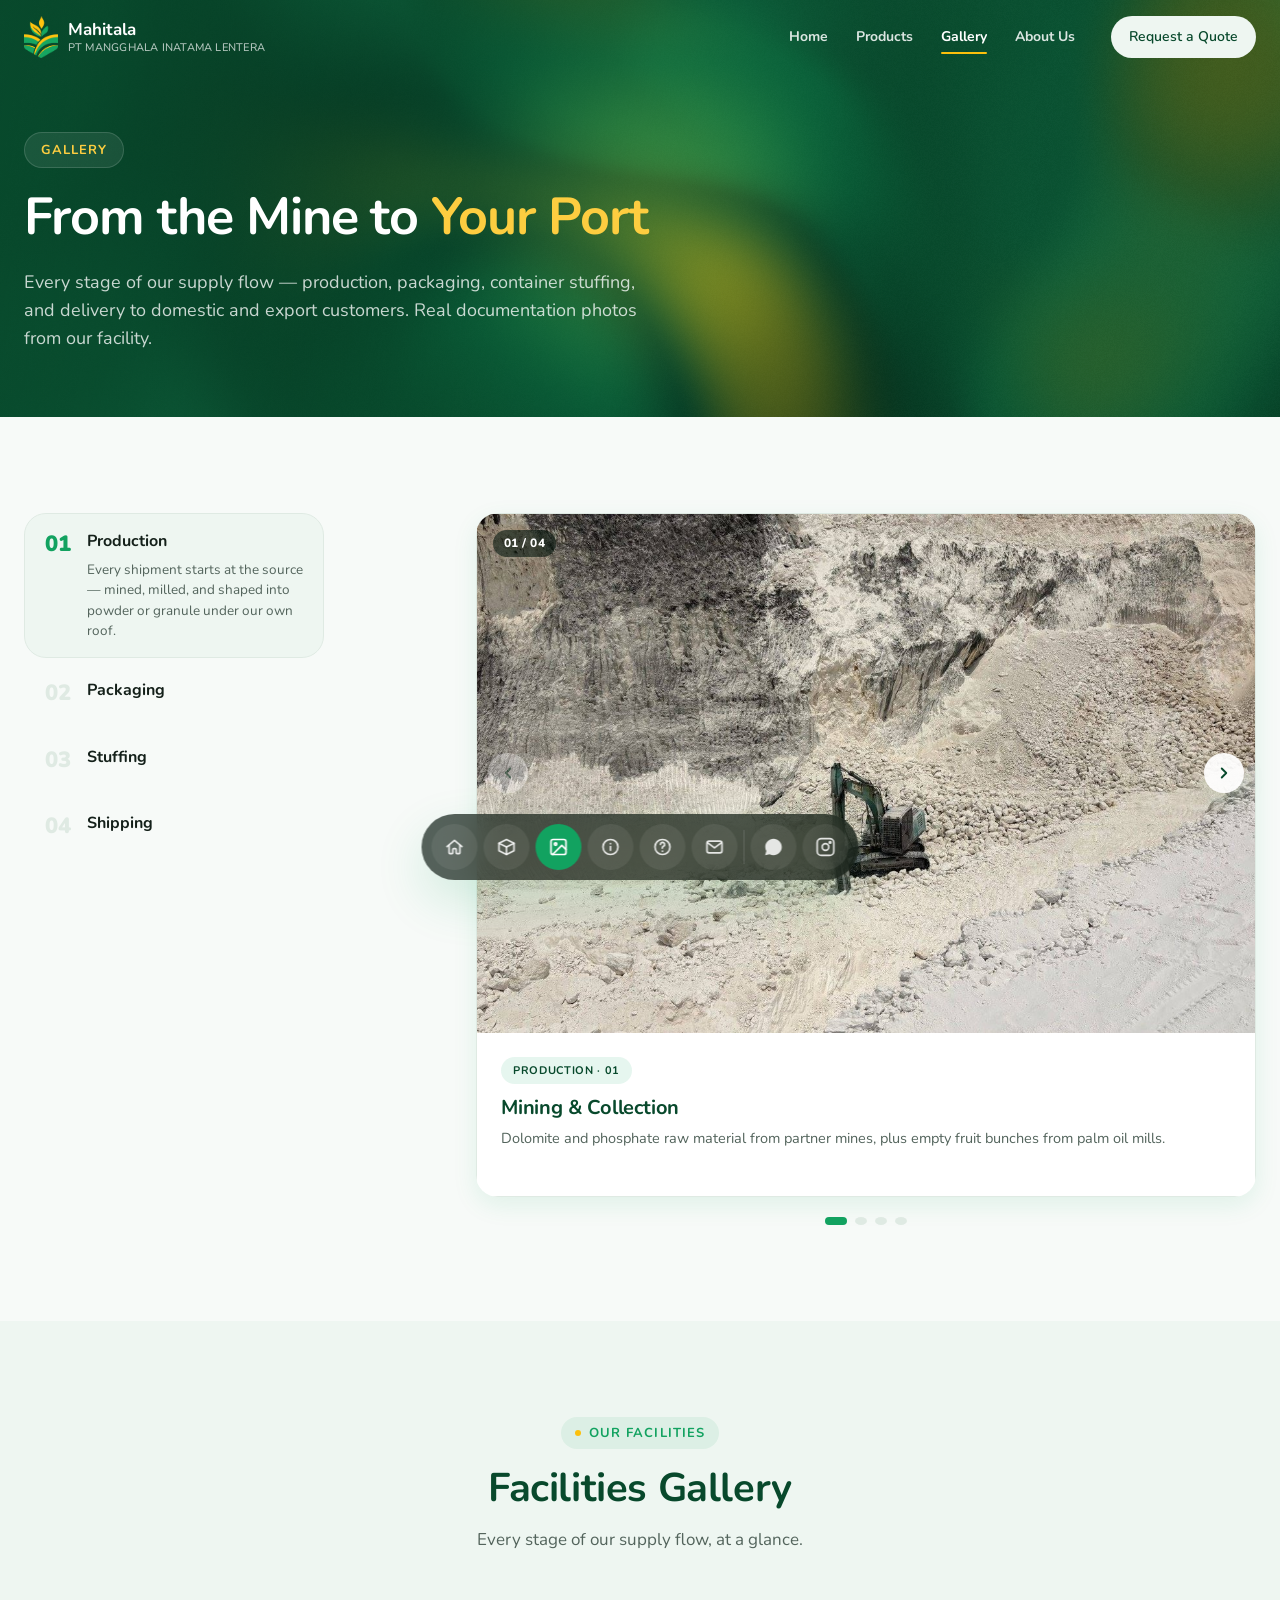
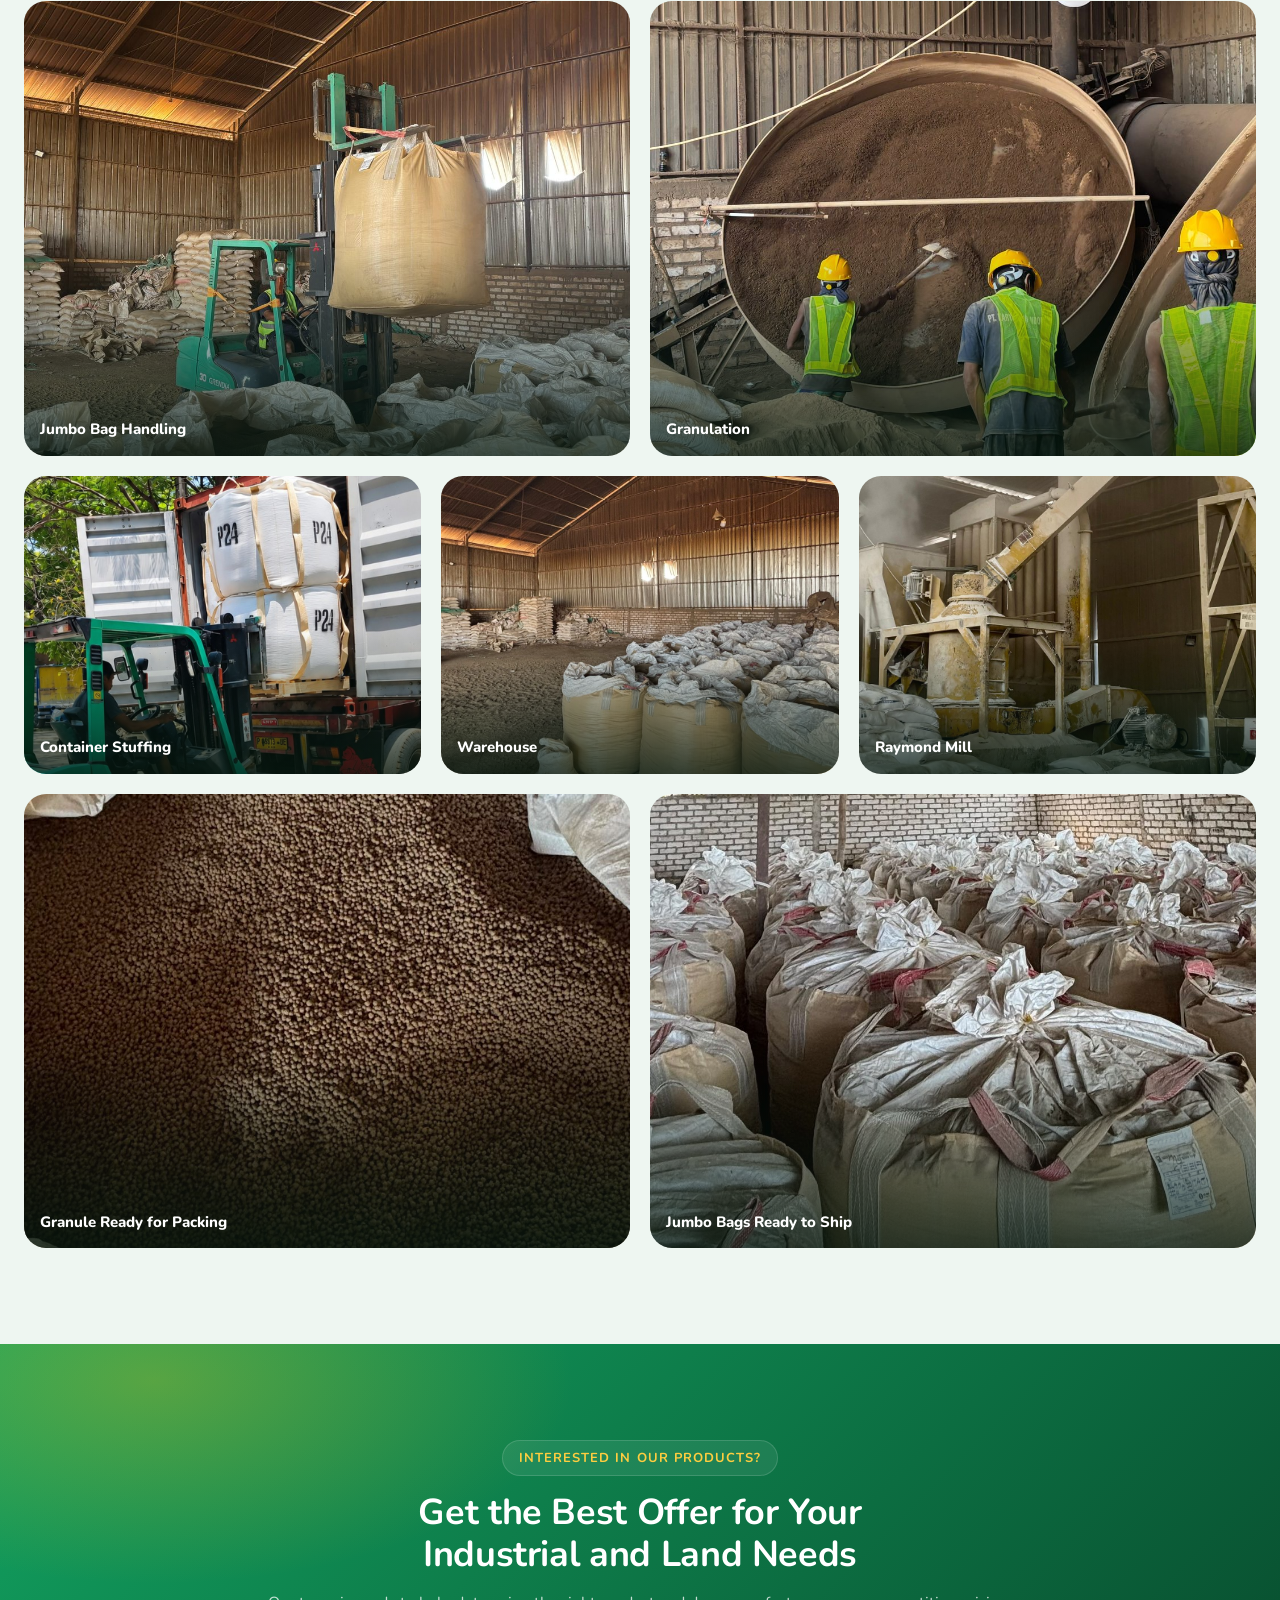
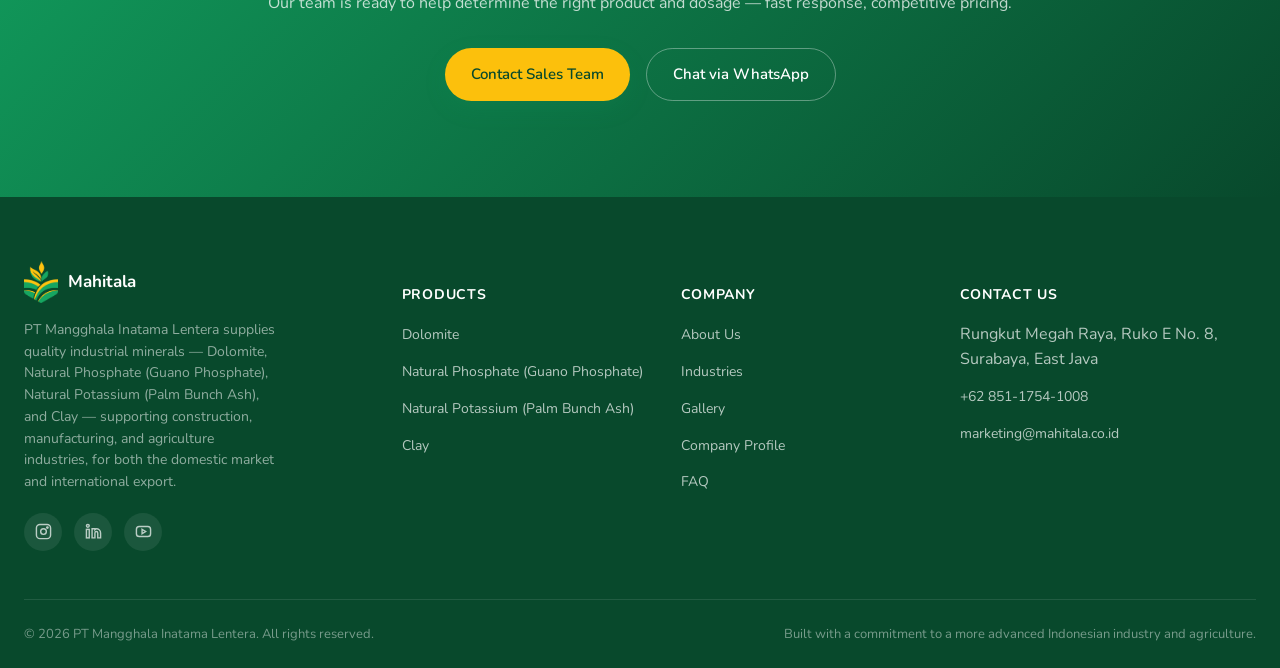
<file: gallery.html>
<!doctype html>
<html lang="en">
<head>
<meta charset="UTF-8">
<meta name="viewport" content="width=device-width, initial-scale=1, viewport-fit=cover">
<title>Gallery — PT Mangghala Inatama Lentera</title>
<meta name="description" content="Production, packaging, container stuffing, and shipping flow gallery for PT Mangghala Inatama Lentera — Dolomite, Natural Phosphate (Guano Phosphate), Natural Potassium (Palm Bunch Ash), and Clay.">
<link rel="canonical" href="https://mahitala.co.id/gallery.html">
<meta property="og:type" content="website">
<meta property="og:url" content="https://mahitala.co.id/gallery.html">
<meta property="og:site_name" content="Mahitala">
<meta property="og:locale" content="en_US">
<meta property="og:title" content="Gallery — PT Mangghala Inatama Lentera">
<meta property="og:description" content="Production, packaging, container stuffing, and shipping flow gallery for PT Mangghala Inatama Lentera — Dolomite, Natural Phosphate (Guano Phosphate), Natural Potassium (Palm Bunch Ash), and Clay.">
<meta property="og:image" content="https://mahitala.co.id/assets/logo-full.png">
<meta property="og:image:width" content="1576">
<meta property="og:image:height" content="425">
<meta property="og:image:alt" content="PT Mangghala Inatama Lentera (Mahitala) logo">
<meta name="twitter:card" content="summary_large_image">
<meta name="twitter:title" content="Gallery — PT Mangghala Inatama Lentera">
<meta name="twitter:description" content="Production, packaging, container stuffing, and shipping flow gallery for PT Mangghala Inatama Lentera — Dolomite, Natural Phosphate (Guano Phosphate), Natural Potassium (Palm Bunch Ash), and Clay.">
<meta name="twitter:image" content="https://mahitala.co.id/assets/logo-full.png">
<link rel="icon" type="image/png" href="assets/logo-icon.png">
<link rel="preconnect" href="https://fonts.googleapis.com">
<link rel="preconnect" href="https://fonts.gstatic.com" crossorigin>
<link href="https://fonts.googleapis.com/css2?family=Nunito:wght@400;500;600;700;800;900&display=swap" rel="stylesheet">
<link rel="stylesheet" href="css/style.css">
<script type="application/ld+json">
{
  "@context": "https://schema.org",
  "@type": "Organization",
  "name": "PT Mangghala Inatama Lentera",
  "alternateName": "Mahitala",
  "url": "https://mahitala.co.id/",
  "logo": "https://mahitala.co.id/assets/logo-full.png",
  "description": "Mineral agribusiness company based in Surabaya, East Java, Indonesia. Produces and supplies Dolomite, Natural Phosphate (Guano Phosphate), Natural Potassium (Palm Bunch Ash), and Clay in powder and granule form for agriculture, aquaculture, livestock, and industrial sectors, with export-ready capability for international buyers.",
  "address": {
    "@type": "PostalAddress",
    "streetAddress": "Rungkut Megah Raya, Ruko E No. 8, Kali Rungkut",
    "addressLocality": "Surabaya",
    "addressRegion": "East Java",
    "postalCode": "60293",
    "addressCountry": "ID"
  },
  "contactPoint": {
    "@type": "ContactPoint",
    "telephone": "+62-851-1754-1008",
    "contactType": "sales",
    "email": "marketing@mahitala.co.id",
    "areaServed": "Worldwide",
    "availableLanguage": [
      "English",
      "Indonesian"
    ]
  }
}
</script>
</head>
<body>

<div class="scroll-progress" id="scrollProgress"></div>

<!-- ============ HEADER ============ -->
<header class="site-header" id="siteHeader">
  <div class="container">
    <a href="index.html#home" class="brand">
      <span class="brand-mark">
        <img src="assets/logo-icon.png" alt="Logo PT Mangghala Inatama Lentera" width="42" height="51">
      </span>
      <span class="brand-text">
        Mahitala
        <small>PT MANGGHALA INATAMA LENTERA</small>
      </span>
    </a>

    <nav class="header-nav" id="headerNav" aria-label="Primary">
      <a href="index.html#home">Home</a>
      <a href="products.html">Products</a>
      <a href="gallery.html" class="active" aria-current="page">Gallery</a>
      <a href="about.html">About Us</a>
    </nav>

    <div class="header-actions">
      <a href="index.html#kontak" class="btn btn-ghost btn-sm header-cta">Request a Quote</a>
      <button type="button" class="nav-toggle" id="navToggle" aria-label="Open menu" aria-expanded="false" aria-controls="headerNav">
        <svg viewBox="0 0 24 24" fill="none" stroke="currentColor" stroke-width="2" stroke-linecap="round" aria-hidden="true"><line class="nt-top" x1="4" y1="7" x2="20" y2="7"/><line class="nt-mid" x1="4" y1="12" x2="20" y2="12"/><line class="nt-bot" x1="4" y1="17" x2="20" y2="17"/></svg>
      </button>
    </div>
  </div>
</header>

<!-- ============ FLOATING DOCK NAV ============ -->
<nav class="dock-nav" id="dockNav" aria-label="Main navigation">
  <a href="index.html#home" class="dock-item" data-tooltip="Home">
    <svg viewBox="0 0 24 24" fill="none" stroke="currentColor" stroke-width="2" stroke-linecap="round" stroke-linejoin="round"><path d="M3 11.5 12 4l9 7.5"/><path d="M5.5 10v9a1 1 0 0 0 1 1H9a1 1 0 0 0 1-1v-4a1 1 0 0 1 1-1h2a1 1 0 0 1 1 1v4a1 1 0 0 0 1 1h2.5a1 1 0 0 0 1-1v-9"/></svg>
    <span class="dock-label">Home</span>
  </a>
  <a href="index.html#produk" class="dock-item" data-tooltip="Products">
    <svg viewBox="0 0 24 24" fill="none" stroke="currentColor" stroke-width="2" stroke-linecap="round" stroke-linejoin="round"><path d="M21 7.5 12 3 3 7.5l9 4.5 9-4.5Z"/><path d="M3 7.5v9L12 21l9-4.5v-9"/><path d="M12 12v9"/></svg>
    <span class="dock-label">Products</span>
  </a>
  <a href="gallery.html" class="dock-item active" data-tooltip="Gallery">
    <svg viewBox="0 0 24 24" fill="none" stroke="currentColor" stroke-width="2" stroke-linecap="round" stroke-linejoin="round"><rect x="3" y="3" width="18" height="18" rx="2.5"/><circle cx="8.5" cy="8.5" r="1.5"/><path d="m21 15-5-5L5 21"/></svg>
    <span class="dock-label">Gallery</span>
  </a>
  <a href="index.html#tentang" class="dock-item" data-tooltip="About Us">
    <svg viewBox="0 0 24 24" fill="none" stroke="currentColor" stroke-width="2" stroke-linecap="round" stroke-linejoin="round"><circle cx="12" cy="12" r="9"/><line x1="12" y1="16" x2="12" y2="11.5"/><line x1="12" y1="8" x2="12.01" y2="8"/></svg>
    <span class="dock-label">About Us</span>
  </a>
  <a href="index.html#faq" class="dock-item" data-tooltip="FAQ">
    <svg viewBox="0 0 24 24" fill="none" stroke="currentColor" stroke-width="2" stroke-linecap="round" stroke-linejoin="round"><circle cx="12" cy="12" r="9"/><path d="M9.5 9a2.5 2.5 0 1 1 3.6 2.24c-.77.37-1.35 1.1-1.35 1.96V13.5"/><line x1="12" y1="17" x2="12.01" y2="17"/></svg>
    <span class="dock-label">FAQ</span>
  </a>
  <a href="index.html#kontak" class="dock-item" data-tooltip="Contact">
    <svg viewBox="0 0 24 24" fill="none" stroke="currentColor" stroke-width="2" stroke-linecap="round" stroke-linejoin="round"><rect x="3" y="5" width="18" height="14" rx="2.5"/><path d="m4 7 8 6 8-6"/></svg>
    <span class="dock-label">Contact</span>
  </a>
  <span class="dock-sep" aria-hidden="true"></span>
  <a href="https://wa.me/6285117541008" class="dock-item" target="_blank" rel="noopener" data-tooltip="WhatsApp">
    <svg viewBox="0 0 24 24" fill="currentColor"><path d="M12.04 2C6.58 2 2.13 6.45 2.13 11.91c0 1.75.46 3.45 1.32 4.95L2 22l5.28-1.38a9.9 9.9 0 0 0 4.76 1.21h.01c5.46 0 9.91-4.45 9.91-9.91C21.96 6.45 17.5 2 12.04 2z"/></svg>
    <span class="dock-label">WhatsApp</span>
  </a>
  <a href="#" class="dock-item" target="_blank" rel="noopener" data-tooltip="Instagram">
    <svg viewBox="0 0 24 24" fill="none" stroke="currentColor" stroke-width="2" stroke-linecap="round" stroke-linejoin="round"><rect x="2" y="2" width="20" height="20" rx="5"/><circle cx="12" cy="12" r="4"/><circle cx="17.5" cy="6.5" r="1"/></svg>
    <span class="dock-label">Instagram</span>
  </a>
</nav>

<main>
  <!-- ============ GALLERY HERO ============ -->
  <section class="page-hero">
    <canvas id="heroCanvas" class="hero-canvas" aria-hidden="true"></canvas>
    <div class="page-hero-scrim" aria-hidden="true"></div>
    <div class="container page-hero-grid page-hero-solo">
      <div class="page-hero-copy reveal">
        <span class="hero-eyebrow">Gallery</span>
        <h1>From the Mine to <em>Your Port</em></h1>
        <p class="hero-lede">Every stage of our supply flow — production, packaging, container stuffing, and delivery to domestic and export customers. Real documentation photos from our facility.</p>
      </div>
    </div>
  </section>

  <!-- ============ GALLERY STORY ============ -->
  <section class="section story-section">
    <div class="container">
      <div class="story-explorer">
        <nav class="story-explorer-nav reveal" aria-label="Browse by stage">
          <button type="button" class="story-step active" data-chapter="produksi">
            <span class="story-step-num">01</span>
            <span class="story-step-body">
              <strong>Production</strong>
              <span class="story-step-intro">Every shipment starts at the source — mined, milled, and shaped into powder or granule under our own roof.</span>
            </span>
          </button>
          <button type="button" class="story-step" data-chapter="pengemasan">
            <span class="story-step-num">02</span>
            <span class="story-step-body">
              <strong>Packaging</strong>
              <span class="story-step-intro">Approved product moves straight into bags and jumbo bags, staged and stacked for what's next.</span>
            </span>
          </button>
          <button type="button" class="story-step" data-chapter="stuffing">
            <span class="story-step-num">03</span>
            <span class="story-step-body">
              <strong>Stuffing</strong>
              <span class="story-step-intro">Every bag is loaded by hand, packed tight so nothing shifts between our warehouse and the port.</span>
            </span>
          </button>
          <button type="button" class="story-step" data-chapter="pengiriman">
            <span class="story-step-num">04</span>
            <span class="story-step-body">
              <strong>Shipping</strong>
              <span class="story-step-intro">From our yard to warehouses, plantations, and ports across Indonesia — and on to destination ports for export.</span>
            </span>
          </button>
        </nav>

        <div class="story-explorer-stage reveal">
          <div class="story-carousel-group" data-chapter-panel="produksi">
            <div class="story-carousel" data-carousel>
              <div class="story-carousel-track">
                <div class="story-slide">
                  <div class="story-slide-media">
                    <img src="assets/gallery/produksi1-penambangan.jpg" alt="Aerial view of an excavator mining dolomite at the quarry" loading="lazy" width="1200" height="800">
                    <span class="story-slide-index" aria-hidden="true">01 / 04</span>
                  </div>
                  <div class="story-slide-body">
                    <span class="story-slide-tag">Production · 01</span>
                    <h3>Mining &amp; Collection</h3>
                    <p>Dolomite and phosphate raw material from partner mines, plus empty fruit bunches from palm oil mills.</p>
                  </div>
                </div>
                <div class="story-slide">
                  <div class="story-slide-media">
                    <img src="assets/gallery/produksi2-pengolahan.jpg" alt="Raymond mill grinding dolomite into powder" loading="lazy" width="1600" height="800">
                    <span class="story-slide-index" aria-hidden="true">02 / 04</span>
                  </div>
                  <div class="story-slide-body">
                    <span class="story-slide-tag">Production · 02</span>
                    <h3>Processing</h3>
                    <p>Calcination, grinding, and sieving process to produce powder or granule form.</p>
                  </div>
                </div>
                <div class="story-slide">
                  <div class="story-slide-media">
                    <img src="assets/gallery/produksi4-granulasi.jpg" alt="Workers operating the pan granulator" loading="lazy" width="1600" height="800">
                    <span class="story-slide-index" aria-hidden="true">03 / 04</span>
                  </div>
                  <div class="story-slide-body">
                    <span class="story-slide-tag">Production · 03</span>
                    <h3>Granulation</h3>
                    <p>Powder is formed into dense, low-dust granules in the pan granulator before drying.</p>
                  </div>
                </div>
                <div class="story-slide">
                  <div class="story-slide-media">
                    <img src="assets/gallery/produksi6-sampling.jpg" alt="QC staff drawing a sample from a jumbo bag" loading="lazy" width="1500" height="1000">
                    <span class="story-slide-index" aria-hidden="true">04 / 04</span>
                  </div>
                  <div class="story-slide-body">
                    <span class="story-slide-tag">Production · 04</span>
                    <h3>Quality Testing</h3>
                    <p>A representative sample is drawn from every lot and sent for lab analysis of CaO, MgO, P₂O₅, and K₂O content before release.</p>
                  </div>
                </div>
              </div>
              <div class="story-carousel-nav-zone" aria-hidden="true">
                <button type="button" class="story-carousel-nav prev" aria-label="Previous photo"><svg viewBox="0 0 24 24" fill="none" stroke="currentColor" stroke-width="2.5" stroke-linecap="round" stroke-linejoin="round"><polyline points="15 18 9 12 15 6"/></svg></button>
                <button type="button" class="story-carousel-nav next" aria-label="Next photo"><svg viewBox="0 0 24 24" fill="none" stroke="currentColor" stroke-width="2.5" stroke-linecap="round" stroke-linejoin="round"><polyline points="9 18 15 12 9 6"/></svg></button>
              </div>
              <div class="story-carousel-dots">
                <button type="button" class="story-dot active" data-slide="0" aria-label="Go to slide 1"></button>
                <button type="button" class="story-dot" data-slide="1" aria-label="Go to slide 2"></button>
                <button type="button" class="story-dot" data-slide="2" aria-label="Go to slide 3"></button>
                <button type="button" class="story-dot" data-slide="3" aria-label="Go to slide 4"></button>
              </div>
            </div>
          </div>

          <div class="story-carousel-group" data-chapter-panel="pengemasan" hidden>
            <div class="story-carousel" data-carousel>
              <div class="story-carousel-track">
                <div class="story-slide">
                  <div class="story-slide-media">
                    <img src="assets/gallery/pengemasan1-pengemasan.jpg" alt="Granules packed inside a jumbo bag" loading="lazy" width="1600" height="800">
                    <span class="story-slide-index" aria-hidden="true">01 / 04</span>
                  </div>
                  <div class="story-slide-body">
                    <span class="story-slide-tag">Packaging · 01</span>
                    <h3>Packaging</h3>
                    <p>Packed in 25kg / 50kg bags or jumbo bags according to customer needs.</p>
                  </div>
                </div>
                <div class="story-slide">
                  <div class="story-slide-media">
                    <img src="assets/gallery/pengemasan2-forklift.jpg" alt="Forklift lifting a jumbo bag in the warehouse" loading="lazy" width="1600" height="800">
                    <span class="story-slide-index" aria-hidden="true">02 / 04</span>
                  </div>
                  <div class="story-slide-body">
                    <span class="story-slide-tag">Packaging · 02</span>
                    <h3>Warehouse Handling</h3>
                    <p>Forklifts move jumbo bags safely around the warehouse for storage and loading.</p>
                  </div>
                </div>
                <div class="story-slide">
                  <div class="story-slide-media">
                    <img src="assets/gallery/pengemasan3-stockpile.jpg" alt="Packed bags and jumbo bags stored in the warehouse" loading="lazy" width="1600" height="800">
                    <span class="story-slide-index" aria-hidden="true">03 / 04</span>
                  </div>
                  <div class="story-slide-body">
                    <span class="story-slide-tag">Packaging · 03</span>
                    <h3>Product Stockpile</h3>
                    <p>Packed bags and jumbo bags held in our warehouse, ready for dispatch.</p>
                  </div>
                </div>
                <div class="story-slide">
                  <div class="story-slide-media">
                    <img src="assets/gallery/pengemasan4-siap-kirim.jpg" alt="Rows of sealed jumbo bags ready for shipment" loading="lazy" width="1600" height="800">
                    <span class="story-slide-index" aria-hidden="true">04 / 04</span>
                  </div>
                  <div class="story-slide-body">
                    <span class="story-slide-tag">Packaging · 04</span>
                    <h3>Ready-to-Ship Stock</h3>
                    <p>Sealed jumbo bags staged and ready for container loading.</p>
                  </div>
                </div>
              </div>
              <div class="story-carousel-nav-zone" aria-hidden="true">
                <button type="button" class="story-carousel-nav prev" aria-label="Previous photo"><svg viewBox="0 0 24 24" fill="none" stroke="currentColor" stroke-width="2.5" stroke-linecap="round" stroke-linejoin="round"><polyline points="15 18 9 12 15 6"/></svg></button>
                <button type="button" class="story-carousel-nav next" aria-label="Next photo"><svg viewBox="0 0 24 24" fill="none" stroke="currentColor" stroke-width="2.5" stroke-linecap="round" stroke-linejoin="round"><polyline points="9 18 15 12 9 6"/></svg></button>
              </div>
              <div class="story-carousel-dots">
                <button type="button" class="story-dot active" data-slide="0" aria-label="Go to slide 1"></button>
                <button type="button" class="story-dot" data-slide="1" aria-label="Go to slide 2"></button>
                <button type="button" class="story-dot" data-slide="2" aria-label="Go to slide 3"></button>
                <button type="button" class="story-dot" data-slide="3" aria-label="Go to slide 4"></button>
              </div>
            </div>
          </div>

          <div class="story-carousel-group" data-chapter-panel="stuffing" hidden>
            <div class="story-carousel" data-carousel>
              <div class="story-carousel-track">
                <div class="story-slide">
                  <div class="story-slide-media">
                    <img src="assets/gallery/stuffing1-container-stuffing.jpg" alt="Forklift loading jumbo bags into a container" loading="lazy" width="1600" height="800">
                    <span class="story-slide-index" aria-hidden="true">01 / 02</span>
                  </div>
                  <div class="story-slide-body">
                    <span class="story-slide-tag">Container Stuffing · 01</span>
                    <h3>Container Stuffing</h3>
                    <p>Bags and jumbo bags are carefully and securely loaded into containers for domestic delivery and export shipment.</p>
                  </div>
                </div>
                <div class="story-slide">
                  <div class="story-slide-media">
                    <img src="assets/gallery/stuffing3-staging.jpg" alt="Jumbo bags staged next to an open container" loading="lazy" width="1600" height="800">
                    <span class="story-slide-index" aria-hidden="true">02 / 02</span>
                  </div>
                  <div class="story-slide-body">
                    <span class="story-slide-tag">Container Stuffing · 02</span>
                    <h3>Staged for Stuffing</h3>
                    <p>Jumbo bags staged next to the open container, ready to be loaded in sequence.</p>
                  </div>
                </div>
              </div>
              <div class="story-carousel-nav-zone" aria-hidden="true">
                <button type="button" class="story-carousel-nav prev" aria-label="Previous photo"><svg viewBox="0 0 24 24" fill="none" stroke="currentColor" stroke-width="2.5" stroke-linecap="round" stroke-linejoin="round"><polyline points="15 18 9 12 15 6"/></svg></button>
                <button type="button" class="story-carousel-nav next" aria-label="Next photo"><svg viewBox="0 0 24 24" fill="none" stroke="currentColor" stroke-width="2.5" stroke-linecap="round" stroke-linejoin="round"><polyline points="9 18 15 12 9 6"/></svg></button>
              </div>
              <div class="story-carousel-dots">
                <button type="button" class="story-dot active" data-slide="0" aria-label="Go to slide 1"></button>
                <button type="button" class="story-dot" data-slide="1" aria-label="Go to slide 2"></button>
              </div>
            </div>
          </div>

          <div class="story-carousel-group" data-chapter-panel="pengiriman" hidden>
            <div class="story-carousel" data-carousel>
              <div class="story-carousel-track">
                <div class="story-slide">
                  <div class="story-slide-media">
                    <img src="assets/gallery/pengiriman1-container-loaded.jpg" alt="Jumbo bags loaded inside an export container" loading="lazy" width="1086" height="724">
                    <span class="story-slide-index" aria-hidden="true">01 / 02</span>
                  </div>
                  <div class="story-slide-body">
                    <span class="story-slide-tag">Shipping · 01</span>
                    <h3>Loaded &amp; Ready</h3>
                    <p>Jumbo bags loaded and secured inside the container, with weight and cube details logged against the container's own data plate.</p>
                  </div>
                </div>
                <div class="story-slide">
                  <div class="story-slide-media">
                    <img src="assets/gallery/pengiriman2-container-ready.jpg" alt="Closed export container ready for the port" loading="lazy" width="941" height="627">
                    <span class="story-slide-index" aria-hidden="true">02 / 02</span>
                  </div>
                  <div class="story-slide-body">
                    <span class="story-slide-tag">Shipping · 02</span>
                    <h3>Container Ready for Dispatch</h3>
                    <p>Sealed and ready to move — delivered to warehouses, plantations, and ports across Indonesia, through to destination ports for export.</p>
                  </div>
                </div>
              </div>
              <div class="story-carousel-nav-zone" aria-hidden="true">
                <button type="button" class="story-carousel-nav prev" aria-label="Previous photo"><svg viewBox="0 0 24 24" fill="none" stroke="currentColor" stroke-width="2.5" stroke-linecap="round" stroke-linejoin="round"><polyline points="15 18 9 12 15 6"/></svg></button>
                <button type="button" class="story-carousel-nav next" aria-label="Next photo"><svg viewBox="0 0 24 24" fill="none" stroke="currentColor" stroke-width="2.5" stroke-linecap="round" stroke-linejoin="round"><polyline points="9 18 15 12 9 6"/></svg></button>
              </div>
              <div class="story-carousel-dots">
                <button type="button" class="story-dot active" data-slide="0" aria-label="Go to slide 1"></button>
                <button type="button" class="story-dot" data-slide="1" aria-label="Go to slide 2"></button>
              </div>
            </div>
          </div>
        </div>
      </div>
    </div>
  </section>

  <!-- ============ FACILITIES GALLERY ============ -->
  <section class="section" style="background:var(--color-surface-alt)">
    <div class="container">
      <div class="section-head center reveal">
        <span class="eyebrow">Our Facilities</span>
        <h2>Facilities Gallery</h2>
        <p>Every stage of our supply flow, at a glance.</p>
      </div>

      <div class="facilities-grid stagger-group">
        <div class="facility-card featured">
          <img src="assets/gallery/pengemasan2-forklift.jpg" alt="Forklift handling a jumbo bag" loading="lazy" width="1600" height="800">
          <span>Jumbo Bag Handling</span>
        </div>
        <div class="facility-card featured">
          <img src="assets/gallery/produksi4-granulasi.jpg" alt="Workers operating the pan granulator" loading="lazy" width="1600" height="800">
          <span>Granulation</span>
        </div>
        <div class="facility-card">
          <img src="assets/gallery/stuffing1-container-stuffing.jpg" alt="Forklift loading jumbo bags into a container" loading="lazy" width="1600" height="800">
          <span>Container Stuffing</span>
        </div>
        <div class="facility-card">
          <img src="assets/gallery/pengemasan3-stockpile.jpg" alt="Packed bags and jumbo bags stored in the warehouse" loading="lazy" width="1600" height="800">
          <span>Warehouse</span>
        </div>
        <div class="facility-card">
          <img src="assets/gallery/produksi2-pengolahan.jpg" alt="Raymond mill grinding dolomite into powder" loading="lazy" width="1600" height="800">
          <span>Raymond Mill</span>
        </div>
        <div class="facility-card featured">
          <img src="assets/gallery/pengemasan1-pengemasan.jpg" alt="Granules packed inside a jumbo bag" loading="lazy" width="1600" height="800">
          <span>Granule Ready for Packing</span>
        </div>
        <div class="facility-card featured">
          <img src="assets/gallery/pengemasan4-siap-kirim.jpg" alt="Rows of sealed jumbo bags ready for shipment" loading="lazy" width="1600" height="800">
          <span>Jumbo Bags Ready to Ship</span>
        </div>
      </div>
    </div>
  </section>

  <!-- ============ CTA ============ -->
  <section class="section cta-section">
    <div class="container tilt-reveal">
      <div class="cta-band">
        <span class="hero-eyebrow">Interested in Our Products?</span>
        <h2 style="margin-top: var(--space-4)">Get the Best Offer for Your Industrial and Land Needs</h2>
        <p>Our team is ready to help determine the right product and dosage — fast response, competitive pricing.</p>
        <div class="hero-cta">
          <a href="index.html#kontak" class="btn btn-primary">Contact Sales Team</a>
          <a href="https://wa.me/6285117541008" class="btn btn-outline" target="_blank" rel="noopener">Chat via WhatsApp</a>
        </div>
      </div>
    </div>
  </section>
</main>

<!-- ============ FOOTER ============ -->
<footer class="site-footer">
  <div class="container">
    <div class="footer-grid">
      <div class="footer-brand">
        <a href="index.html#home" class="brand">
          <span class="brand-mark">
            <img src="assets/logo-icon.png" alt="Logo PT Mangghala Inatama Lentera" width="42" height="51">
          </span>
          <span class="brand-text">Mahitala</span>
        </a>
        <p>PT Mangghala Inatama Lentera supplies quality industrial minerals — Dolomite, Natural Phosphate (Guano Phosphate), Natural Potassium (Palm Bunch Ash), and Clay — supporting construction, manufacturing, and agriculture industries, for both the domestic market and international export.</p>
        <div class="social-row">
          <a href="#" aria-label="Instagram"><svg viewBox="0 0 24 24" fill="none" stroke="currentColor" stroke-width="2"><rect x="2" y="2" width="20" height="20" rx="5"/><circle cx="12" cy="12" r="4"/><circle cx="17.5" cy="6.5" r="1"/></svg></a>
          <a href="#" aria-label="LinkedIn"><svg viewBox="0 0 24 24" fill="none" stroke="currentColor" stroke-width="2"><path d="M16 8a6 6 0 0 1 6 6v7h-4v-7a2 2 0 0 0-4 0v7h-4V8h4v1.5A6 6 0 0 1 16 8z"/><rect x="2" y="9" width="4" height="12"/><circle cx="4" cy="4" r="2"/></svg></a>
          <a href="#" aria-label="YouTube"><svg viewBox="0 0 24 24" fill="none" stroke="currentColor" stroke-width="2"><rect x="2" y="5" width="20" height="14" rx="4"/><polygon points="10 9 15 12 10 15 10 9"/></svg></a>
        </div>
      </div>

      <div class="footer-col">
        <h5>Products</h5>
        <ul>
          <li><a href="dolomite-powder-supplier-indonesia.html">Dolomite</a></li>
          <li><a href="guano-phosphate-indonesia.html">Natural Phosphate (Guano Phosphate)</a></li>
          <li><a href="palm-bunch-ash-potassium-fertilizer.html">Natural Potassium (Palm Bunch Ash)</a></li>
          <li><a href="clay-supplier-indonesia.html">Clay</a></li>
        </ul>
      </div>

      <div class="footer-col">
        <h5>Company</h5>
        <ul>
          <li><a href="about.html">About Us</a></li>
          <li><a href="index.html#industri">Industries</a></li>
          <li><a href="gallery.html">Gallery</a></li>
          <li><a href="assets/company-profile.pdf" download>Company Profile</a></li>
          <li><a href="index.html#faq">FAQ</a></li>
        </ul>
      </div>

      <div class="footer-col">
        <h5>Contact Us</h5>
        <ul>
          <li>Rungkut Megah Raya, Ruko E No. 8, Surabaya, East Java</li>
          <li><a href="tel:+6285117541008">+62 851-1754-1008</a></li>
          <li><a href="mailto:marketing@mahitala.co.id">marketing@mahitala.co.id</a></li>
        </ul>
      </div>
    </div>

    <div class="footer-bottom">
      <span>© <span id="year"></span> PT Mangghala Inatama Lentera. <span>All rights reserved.</span></span>
      <span>Built with a commitment to a more advanced Indonesian industry and agriculture.</span>
    </div>
  </div>
</footer>

<script src="js/hero-bg.js"></script>
<script src="js/gallery.js"></script>
<script src="js/nav.js"></script>
</body>
</html>
</file>
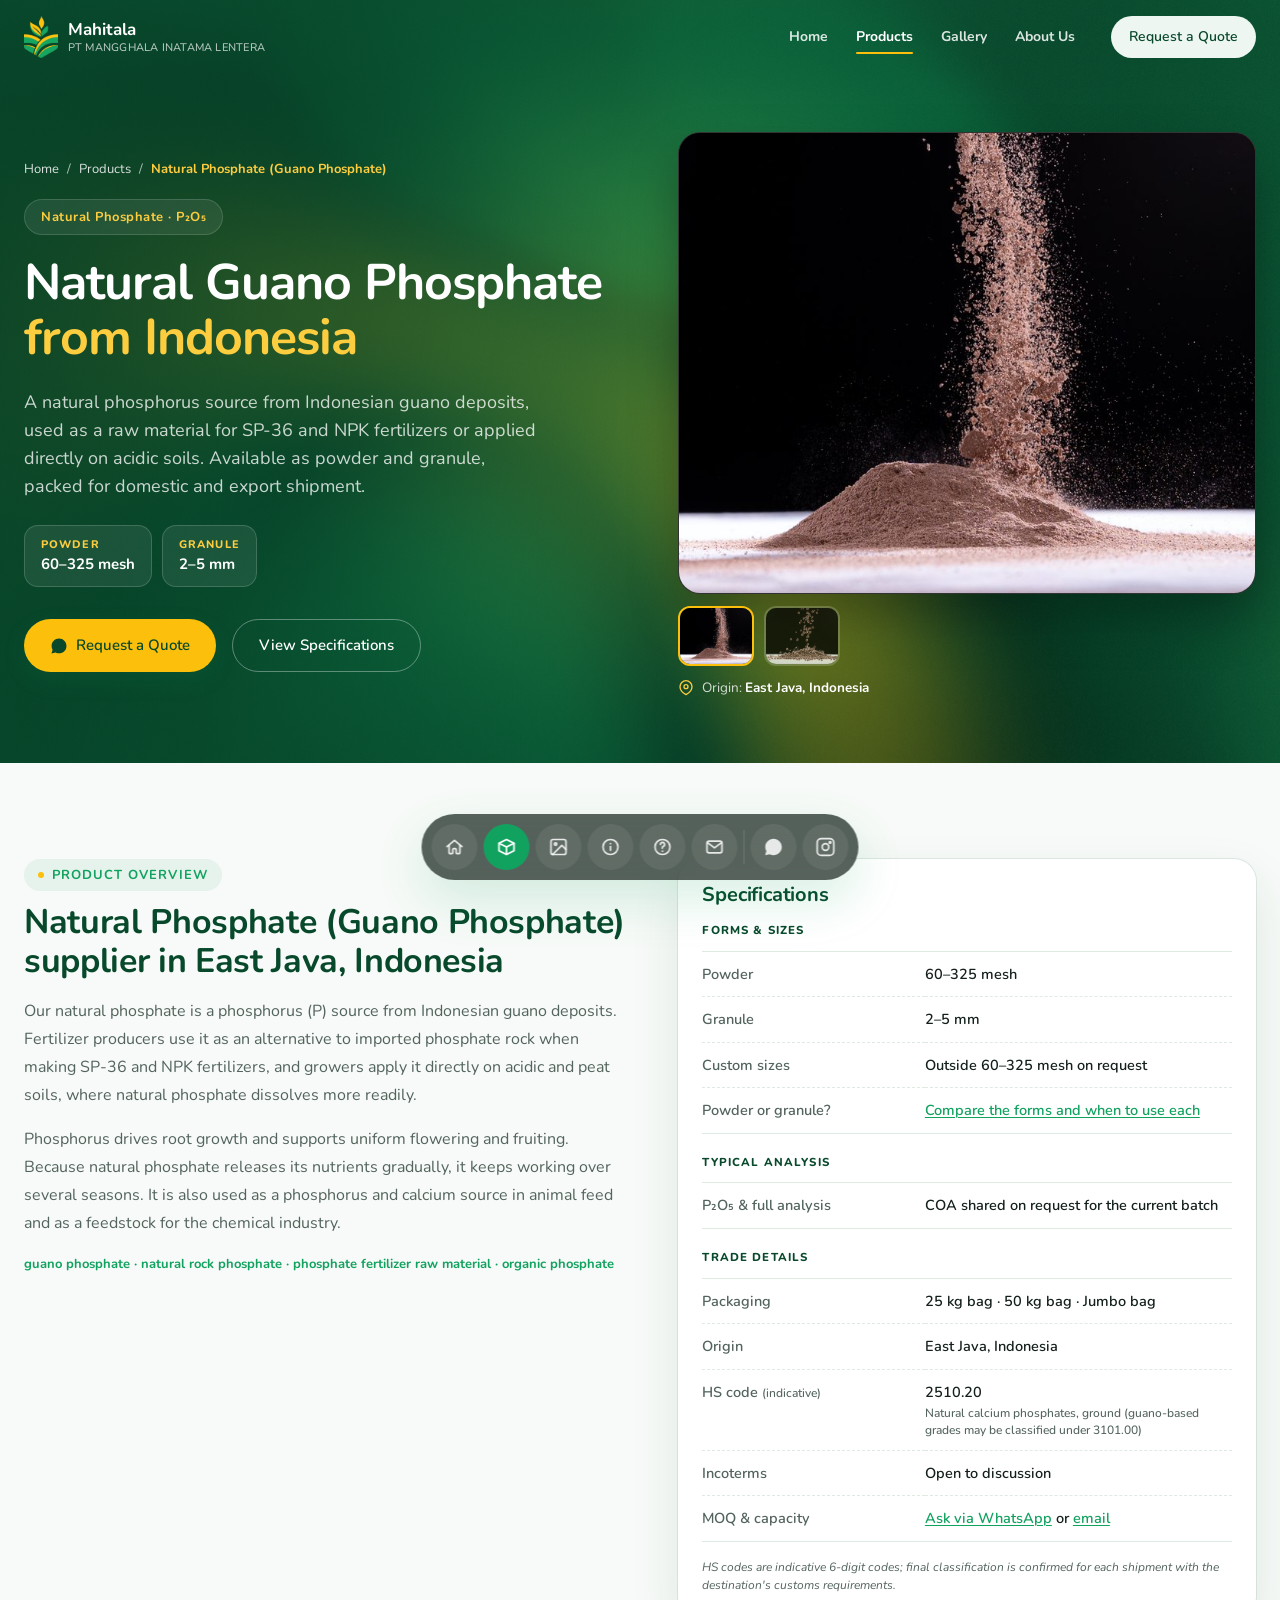
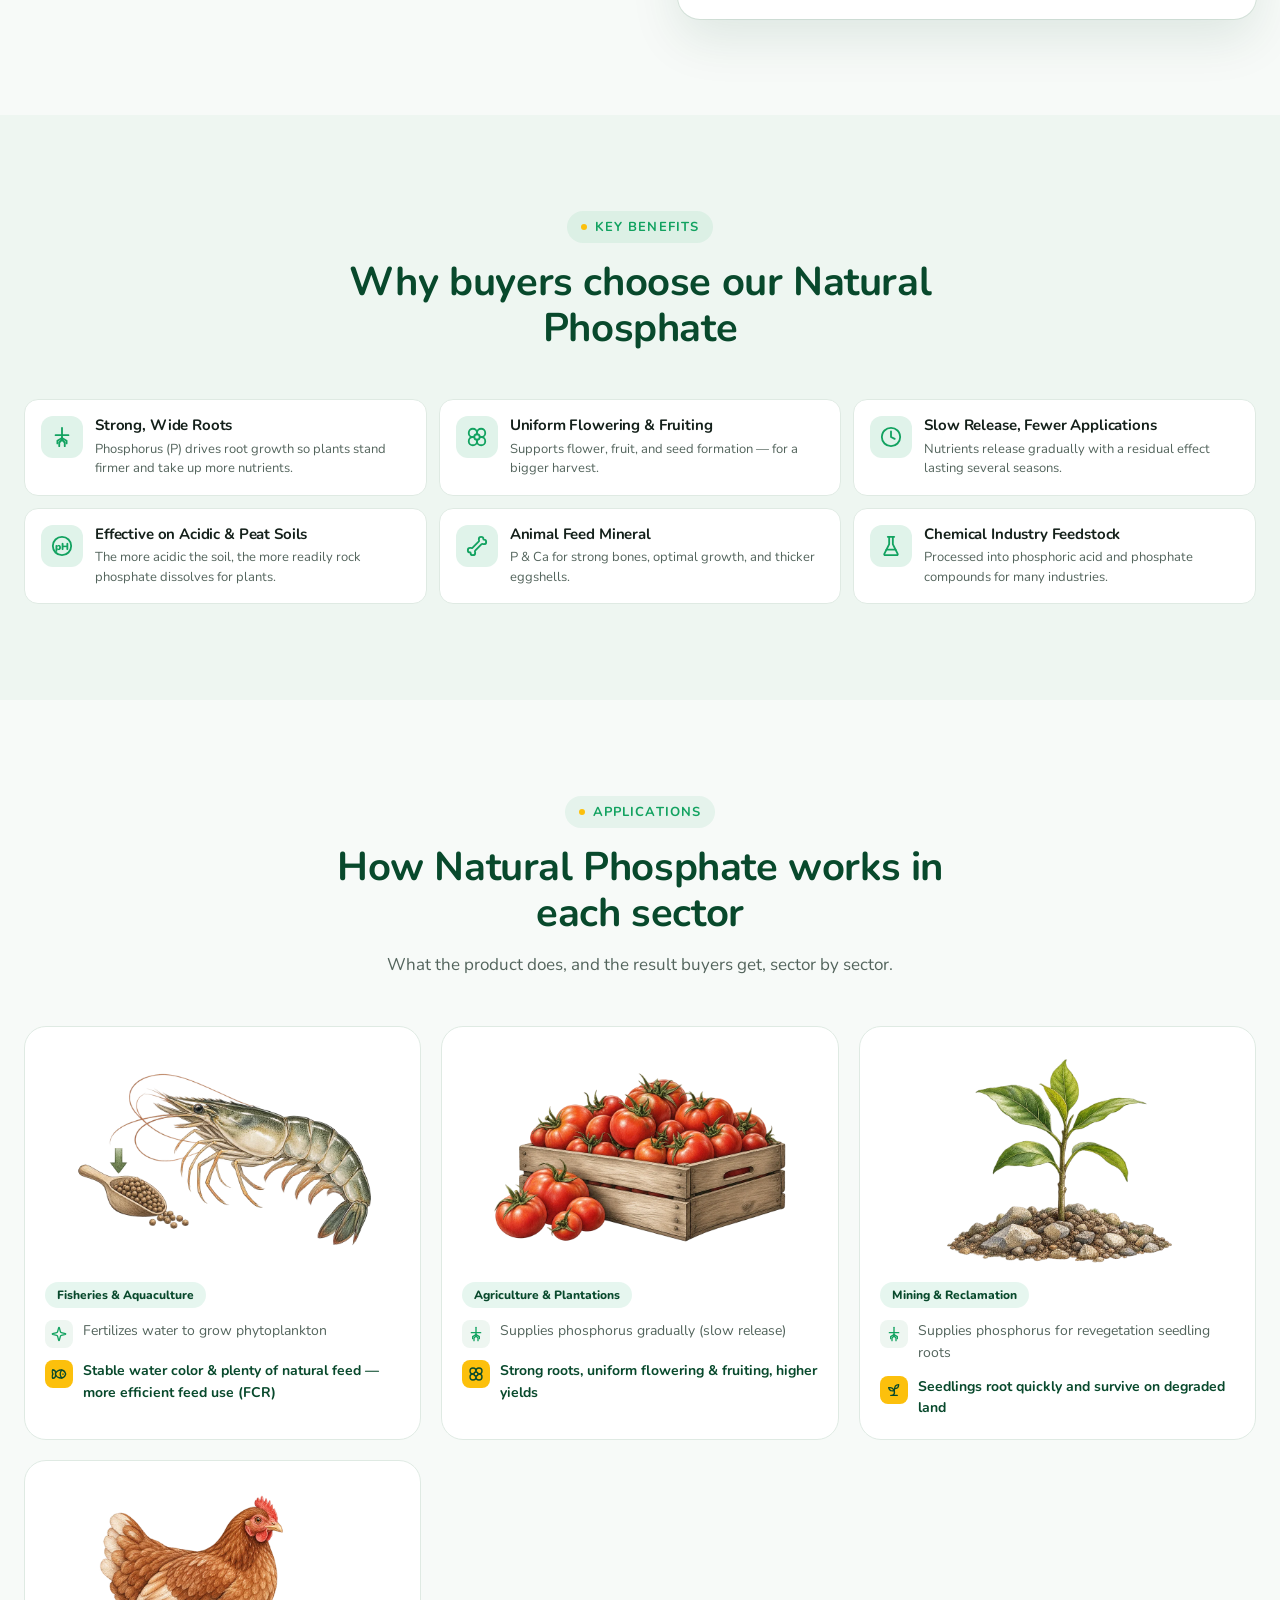
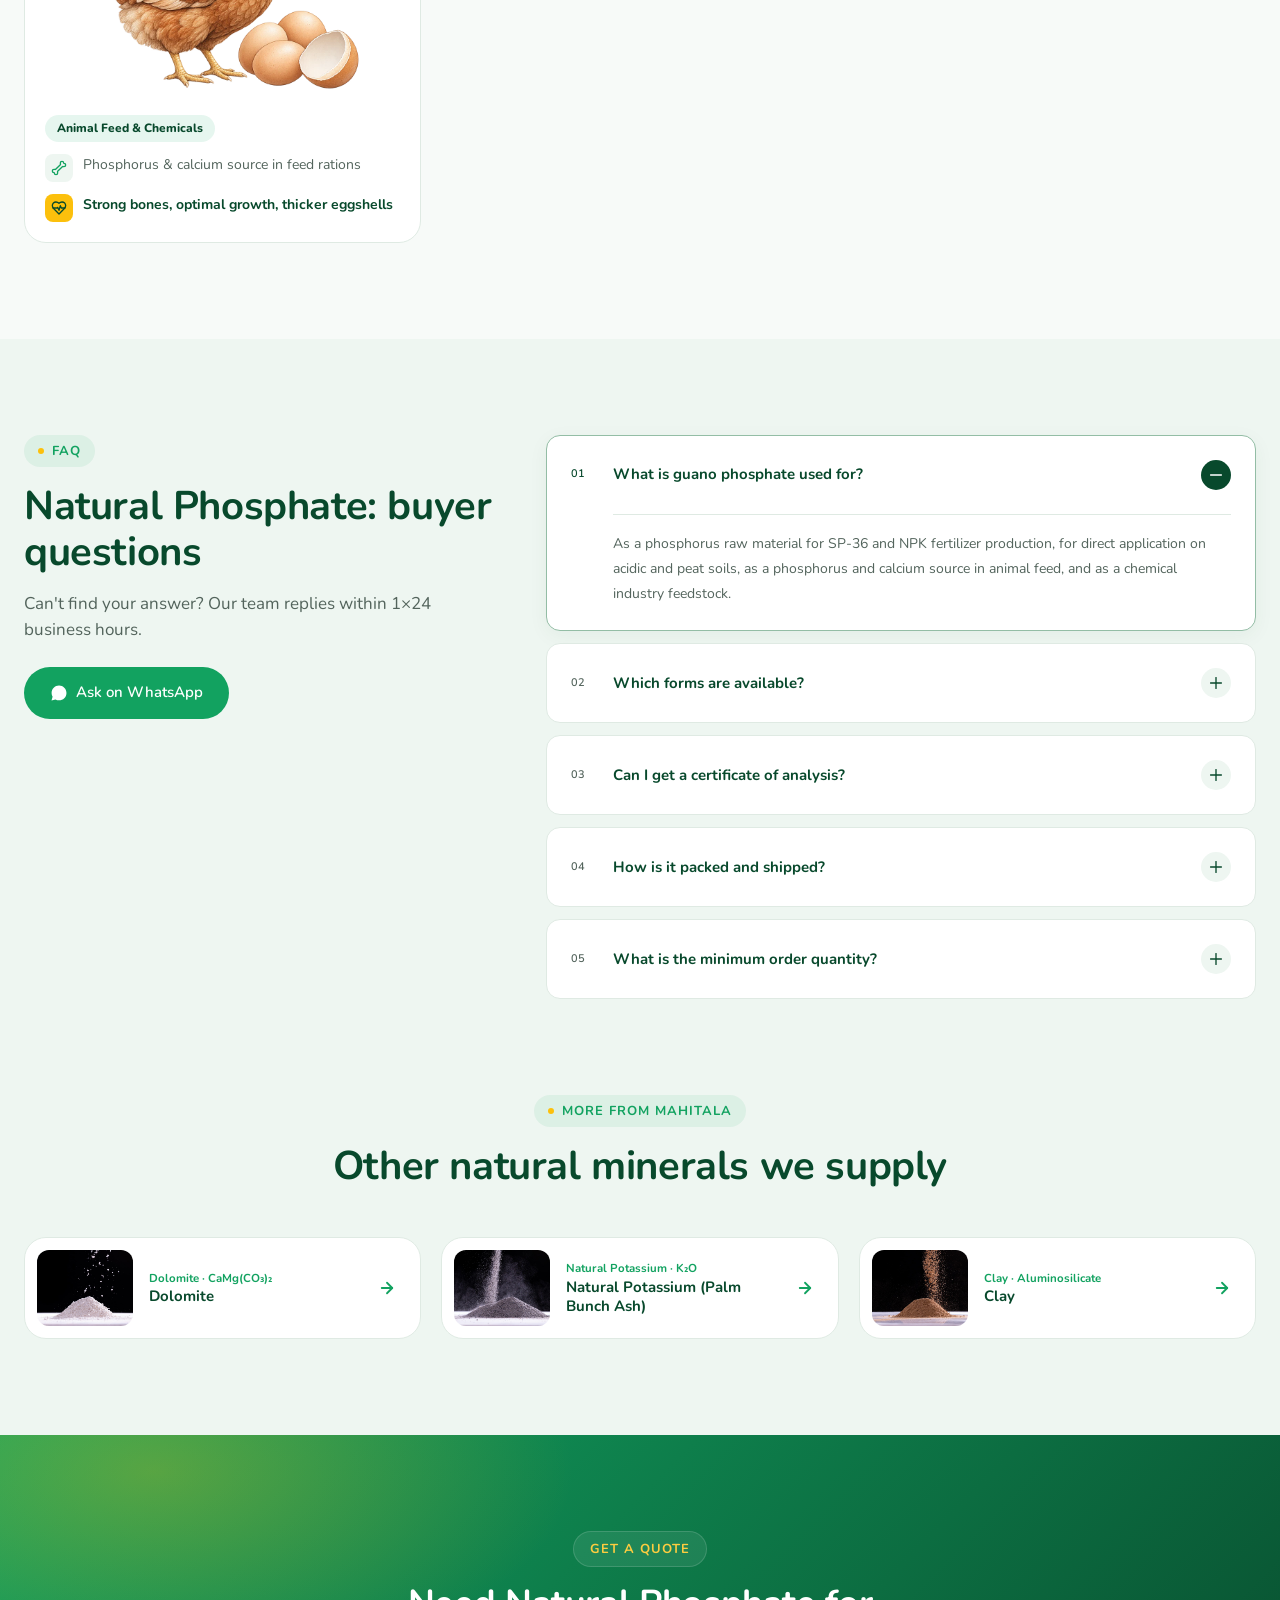
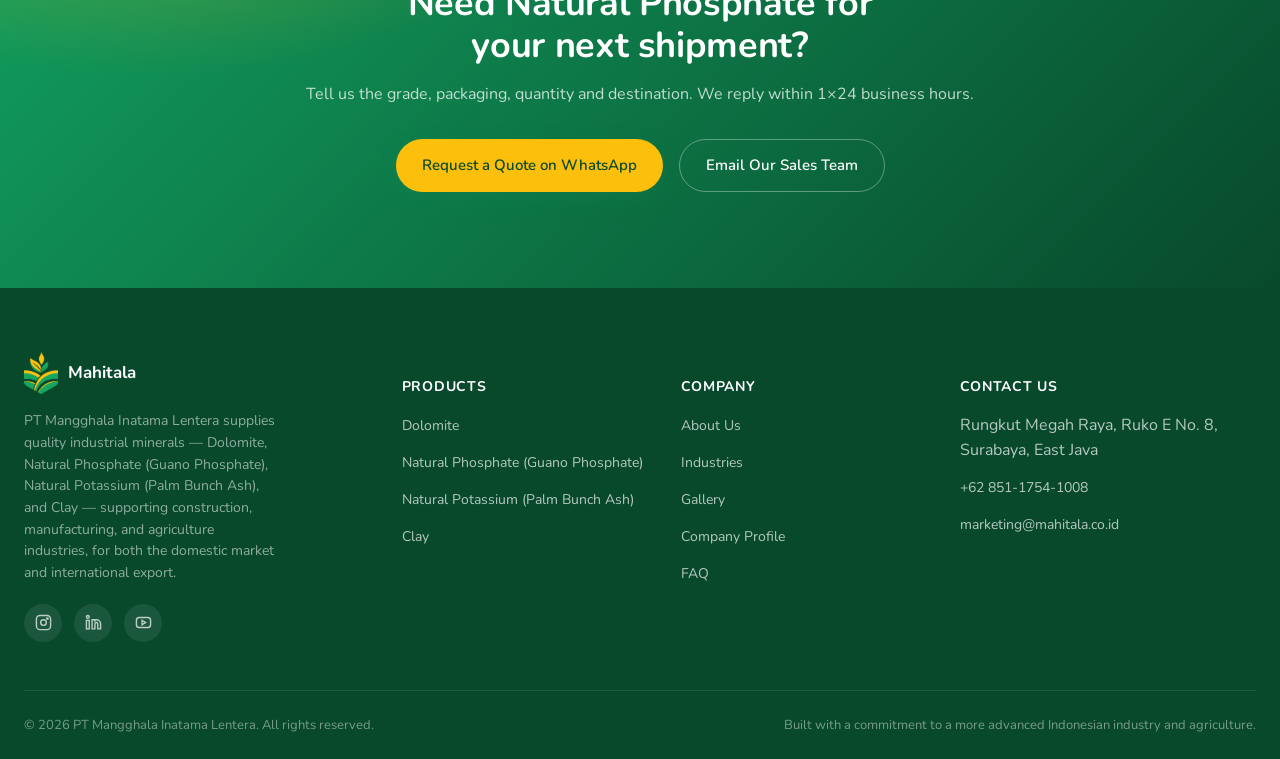
<file: guano-phosphate-indonesia.html>
<!doctype html>
<html lang="en">
<head>
<meta charset="UTF-8">
<meta name="viewport" content="width=device-width, initial-scale=1, viewport-fit=cover">
<title>Guano Phosphate Indonesia | Natural Phosphate Powder &amp; Granule Supplier | Mahitala</title>
<meta name="description" content="Natural guano phosphate from Indonesia: a phosphorus source for SP-36/NPK fertilizer production and acidic soils. Powder and granule, shipped from East Java.">
<link rel="canonical" href="https://mahitala.co.id/guano-phosphate-indonesia.html">
<meta property="og:type" content="website">
<meta property="og:url" content="https://mahitala.co.id/guano-phosphate-indonesia.html">
<meta property="og:site_name" content="Mahitala">
<meta property="og:locale" content="en_US">
<meta property="og:title" content="Guano Phosphate Indonesia | Natural Phosphate Powder &amp; Granule Supplier | Mahitala">
<meta property="og:description" content="Natural guano phosphate from Indonesia: a phosphorus source for SP-36/NPK fertilizer production and acidic soils. Powder and granule, shipped from East Java.">
<meta property="og:image" content="https://mahitala.co.id/assets/products/phosphate-powder.jpg">
<meta property="og:image:alt" content="Natural guano phosphate powder from Indonesia">
<meta name="twitter:card" content="summary_large_image">
<meta name="twitter:title" content="Guano Phosphate Indonesia | Natural Phosphate Powder &amp; Granule Supplier | Mahitala">
<meta name="twitter:description" content="Natural guano phosphate from Indonesia: a phosphorus source for SP-36/NPK fertilizer production and acidic soils. Powder and granule, shipped from East Java.">
<meta name="twitter:image" content="https://mahitala.co.id/assets/products/phosphate-powder.jpg">
<link rel="icon" type="image/png" href="assets/logo-icon.png">
<link rel="preconnect" href="https://fonts.googleapis.com">
<link rel="preconnect" href="https://fonts.gstatic.com" crossorigin>
<link href="https://fonts.googleapis.com/css2?family=Nunito:wght@400;500;600;700;800;900&display=swap" rel="stylesheet">
<link rel="stylesheet" href="css/style.css">
<script type="application/ld+json">
{
  "@context": "https://schema.org",
  "@type": "Organization",
  "name": "PT Mangghala Inatama Lentera",
  "alternateName": "Mahitala",
  "url": "https://mahitala.co.id/",
  "logo": "https://mahitala.co.id/assets/logo-full.png",
  "description": "Mineral agribusiness company based in Surabaya, East Java, Indonesia. Produces and supplies Dolomite, Natural Phosphate (Guano Phosphate), Natural Potassium (Palm Bunch Ash), and Clay in powder and granule form for agriculture, aquaculture, livestock, and industrial sectors, with export-ready capability for international buyers.",
  "address": {
    "@type": "PostalAddress",
    "streetAddress": "Rungkut Megah Raya, Ruko E No. 8, Kali Rungkut",
    "addressLocality": "Surabaya",
    "addressRegion": "East Java",
    "postalCode": "60293",
    "addressCountry": "ID"
  },
  "contactPoint": {
    "@type": "ContactPoint",
    "telephone": "+62-851-1754-1008",
    "contactType": "sales",
    "email": "marketing@mahitala.co.id",
    "areaServed": "Worldwide",
    "availableLanguage": [
      "English",
      "Indonesian"
    ]
  }
}
</script>
<script type="application/ld+json">
{
  "@context": "https://schema.org",
  "@type": "Product",
  "name": "Natural Phosphate (Guano Phosphate)",
  "description": "Natural guano phosphate from Indonesia: a phosphorus source for SP-36/NPK fertilizer production and acidic soils. Powder and granule, shipped from East Java.",
  "image": [
    "https://mahitala.co.id/assets/products/phosphate-powder.jpg",
    "https://mahitala.co.id/assets/products/phosphate-granule.jpg"
  ],
  "sku": "phosphate",
  "category": "Industrial & Agricultural Minerals",
  "brand": {
    "@type": "Brand",
    "name": "Mahitala"
  },
  "manufacturer": {
    "@type": "Organization",
    "name": "PT Mangghala Inatama Lentera",
    "url": "https://mahitala.co.id/"
  },
  "countryOfOrigin": "ID",
  "url": "https://mahitala.co.id/guano-phosphate-indonesia.html"
}
</script>
<script type="application/ld+json">
{
  "@context": "https://schema.org",
  "@type": "BreadcrumbList",
  "itemListElement": [
    {
      "@type": "ListItem",
      "position": 1,
      "name": "Home",
      "item": "https://mahitala.co.id/"
    },
    {
      "@type": "ListItem",
      "position": 2,
      "name": "Products",
      "item": "https://mahitala.co.id/products.html"
    },
    {
      "@type": "ListItem",
      "position": 3,
      "name": "Natural Phosphate (Guano Phosphate)",
      "item": "https://mahitala.co.id/guano-phosphate-indonesia.html"
    }
  ]
}
</script>
<script type="application/ld+json">
{
  "@context": "https://schema.org",
  "@type": "FAQPage",
  "mainEntity": [
    {
      "@type": "Question",
      "name": "What is guano phosphate used for?",
      "acceptedAnswer": {
        "@type": "Answer",
        "text": "As a phosphorus raw material for SP-36 and NPK fertilizer production, for direct application on acidic and peat soils, as a phosphorus and calcium source in animal feed, and as a chemical industry feedstock."
      }
    },
    {
      "@type": "Question",
      "name": "Which forms are available?",
      "acceptedAnswer": {
        "@type": "Answer",
        "text": "Powder (60–325 mesh) and granule (2–5 mm). Particle sizes outside the 60–325 mesh range can be produced on request."
      }
    },
    {
      "@type": "Question",
      "name": "Can I get a certificate of analysis?",
      "acceptedAnswer": {
        "@type": "Answer",
        "text": "Yes. Contact our team and we will share the analysis for the current batch. Every batch or shipment is accompanied by its own COA."
      }
    },
    {
      "@type": "Question",
      "name": "How is it packed and shipped?",
      "acceptedAnswer": {
        "@type": "Answer",
        "text": "In 25 kg bags, 50 kg bags or jumbo bags, shipped from East Java, Indonesia. Incoterms are open to discussion for each order."
      }
    },
    {
      "@type": "Question",
      "name": "What is the minimum order quantity?",
      "acceptedAnswer": {
        "@type": "Answer",
        "text": "MOQ and capacity depend on the grade, packaging and destination. Please ask our team via WhatsApp or email for a quote."
      }
    }
  ]
}
</script>
</head>
<body>

<div class="scroll-progress" id="scrollProgress"></div>

<!-- ============ HEADER ============ -->
<header class="site-header" id="siteHeader">
  <div class="container">
    <a href="index.html#home" class="brand">
      <span class="brand-mark">
        <img src="assets/logo-icon.png" alt="Logo PT Mangghala Inatama Lentera" width="42" height="51">
      </span>
      <span class="brand-text">
        Mahitala
        <small>PT MANGGHALA INATAMA LENTERA</small>
      </span>
    </a>

    <nav class="header-nav" id="headerNav" aria-label="Primary">
      <a href="index.html#home">Home</a>
      <a href="products.html" class="active" aria-current="page">Products</a>
      <a href="gallery.html">Gallery</a>
      <a href="about.html">About Us</a>
    </nav>

    <div class="header-actions">
      <a href="index.html#kontak" class="btn btn-ghost btn-sm header-cta">Request a Quote</a>
      <button type="button" class="nav-toggle" id="navToggle" aria-label="Open menu" aria-expanded="false" aria-controls="headerNav">
        <svg viewBox="0 0 24 24" fill="none" stroke="currentColor" stroke-width="2" stroke-linecap="round" aria-hidden="true"><line class="nt-top" x1="4" y1="7" x2="20" y2="7"/><line class="nt-mid" x1="4" y1="12" x2="20" y2="12"/><line class="nt-bot" x1="4" y1="17" x2="20" y2="17"/></svg>
      </button>
    </div>
  </div>
</header>

<!-- ============ FLOATING DOCK NAV ============ -->
<nav class="dock-nav" id="dockNav" aria-label="Main navigation">
  <a href="index.html#home" class="dock-item" data-tooltip="Home">
    <svg viewBox="0 0 24 24" fill="none" stroke="currentColor" stroke-width="2" stroke-linecap="round" stroke-linejoin="round"><path d="M3 11.5 12 4l9 7.5"/><path d="M5.5 10v9a1 1 0 0 0 1 1H9a1 1 0 0 0 1-1v-4a1 1 0 0 1 1-1h2a1 1 0 0 1 1 1v4a1 1 0 0 0 1 1h2.5a1 1 0 0 0 1-1v-9"/></svg>
    <span class="dock-label">Home</span>
  </a>
  <a href="products.html" class="dock-item active" data-tooltip="Products">
    <svg viewBox="0 0 24 24" fill="none" stroke="currentColor" stroke-width="2" stroke-linecap="round" stroke-linejoin="round"><path d="M21 7.5 12 3 3 7.5l9 4.5 9-4.5Z"/><path d="M3 7.5v9L12 21l9-4.5v-9"/><path d="M12 12v9"/></svg>
    <span class="dock-label">Products</span>
  </a>
  <a href="gallery.html" class="dock-item" data-tooltip="Gallery">
    <svg viewBox="0 0 24 24" fill="none" stroke="currentColor" stroke-width="2" stroke-linecap="round" stroke-linejoin="round"><rect x="3" y="3" width="18" height="18" rx="2.5"/><circle cx="8.5" cy="8.5" r="1.5"/><path d="m21 15-5-5L5 21"/></svg>
    <span class="dock-label">Gallery</span>
  </a>
  <a href="about.html" class="dock-item" data-tooltip="About Us">
    <svg viewBox="0 0 24 24" fill="none" stroke="currentColor" stroke-width="2" stroke-linecap="round" stroke-linejoin="round"><circle cx="12" cy="12" r="9"/><line x1="12" y1="16" x2="12" y2="11.5"/><line x1="12" y1="8" x2="12.01" y2="8"/></svg>
    <span class="dock-label">About Us</span>
  </a>
  <a href="index.html#faq" class="dock-item" data-tooltip="FAQ">
    <svg viewBox="0 0 24 24" fill="none" stroke="currentColor" stroke-width="2" stroke-linecap="round" stroke-linejoin="round"><circle cx="12" cy="12" r="9"/><path d="M9.5 9a2.5 2.5 0 1 1 3.6 2.24c-.77.37-1.35 1.1-1.35 1.96V13.5"/><line x1="12" y1="17" x2="12.01" y2="17"/></svg>
    <span class="dock-label">FAQ</span>
  </a>
  <a href="index.html#kontak" class="dock-item" data-tooltip="Contact">
    <svg viewBox="0 0 24 24" fill="none" stroke="currentColor" stroke-width="2" stroke-linecap="round" stroke-linejoin="round"><rect x="3" y="5" width="18" height="14" rx="2.5"/><path d="m4 7 8 6 8-6"/></svg>
    <span class="dock-label">Contact</span>
  </a>
  <span class="dock-sep" aria-hidden="true"></span>
  <a href="https://wa.me/6285117541008" class="dock-item" target="_blank" rel="noopener" data-tooltip="WhatsApp">
    <svg viewBox="0 0 24 24" fill="currentColor"><path d="M12.04 2C6.58 2 2.13 6.45 2.13 11.91c0 1.75.46 3.45 1.32 4.95L2 22l5.28-1.38a9.9 9.9 0 0 0 4.76 1.21h.01c5.46 0 9.91-4.45 9.91-9.91C21.96 6.45 17.5 2 12.04 2z"/></svg>
    <span class="dock-label">WhatsApp</span>
  </a>
  <a href="#" class="dock-item" target="_blank" rel="noopener" data-tooltip="Instagram">
    <svg viewBox="0 0 24 24" fill="none" stroke="currentColor" stroke-width="2" stroke-linecap="round" stroke-linejoin="round"><rect x="2" y="2" width="20" height="20" rx="5"/><circle cx="12" cy="12" r="4"/><circle cx="17.5" cy="6.5" r="1"/></svg>
    <span class="dock-label">Instagram</span>
  </a>
</nav>

<main>
  <section class="page-hero pp-hero">
    <canvas id="heroCanvas" class="hero-canvas" aria-hidden="true"></canvas>
    <div class="page-hero-scrim" aria-hidden="true"></div>
    <div class="container page-hero-grid">
      <div class="page-hero-copy reveal">
        <nav class="pp-crumbs" aria-label="Breadcrumb"><a href="index.html">Home</a><span aria-hidden="true">/</span><a href="products.html">Products</a><span aria-hidden="true">/</span><span aria-current="page">Natural Phosphate (Guano Phosphate)</span></nav>
        <span class="hero-eyebrow">Natural Phosphate · P₂O₅</span>
        <h1>Natural Guano Phosphate <em>from Indonesia</em></h1>
        <p class="hero-lede">A natural phosphorus source from Indonesian guano deposits, used as a raw material for SP-36 and NPK fertilizers or applied directly on acidic soils. Available as powder and granule, packed for domestic and export shipment.</p>
        <ul class="pp-forms"><li><b>Powder</b><span>60–325 mesh</span></li><li><b>Granule</b><span>2–5 mm</span></li></ul>
        <div class="hero-cta">
          <a href="https://wa.me/6285117541008?text=Hello%20Mahitala%2C%20I%27d%20like%20a%20quote%20for%20Natural%20Phosphate%20%28Guano%20Phosphate%29." class="btn btn-primary" target="_blank" rel="noopener"><svg viewBox="0 0 24 24" fill="currentColor" aria-hidden="true"><path d="M12.04 2C6.58 2 2.13 6.45 2.13 11.91c0 1.75.46 3.45 1.32 4.95L2 22l5.28-1.38a9.9 9.9 0 0 0 4.76 1.21h.01c5.46 0 9.91-4.45 9.91-9.91C21.96 6.45 17.5 2 12.04 2z"/></svg>Request a Quote</a>
          <a href="#specs" class="btn btn-outline">View Specifications</a>
        </div>
      </div>
      <div class="pp-visual reveal">
        <div class="pp-photo"><img id="ppMainPhoto" src="assets/products/phosphate-powder.jpg" alt="Natural guano phosphate powder from Indonesia" width="900" height="601"></div>
        <div class="pp-thumbs"><button type="button" class="pp-thumb active" data-src="assets/products/phosphate-powder.jpg" aria-label="Guano phosphate powder"><img src="assets/products/phosphate-powder.jpg" alt="" width="900" height="601"></button><button type="button" class="pp-thumb" data-src="assets/products/phosphate-granule.jpg" aria-label="Guano phosphate granule"><img src="assets/products/phosphate-granule.jpg" alt="" width="900" height="601"></button></div>
        <div class="pp-origin"><svg viewBox="0 0 24 24" fill="none" stroke="currentColor" stroke-width="2" stroke-linecap="round" stroke-linejoin="round" aria-hidden="true"><path d="M21 10c0 7-9 12-9 12s-9-5-9-12a9 9 0 0 1 18 0z"/><circle cx="12" cy="10" r="3"/></svg><span>Origin: <b>East Java, Indonesia</b></span></div>
      </div>
    </div>
  </section>

  <section class="section pp-overview" id="specs">
    <div class="container pp-overview-grid">
      <div class="pp-copy reveal">
        <span class="eyebrow">Product Overview</span>
        <h2>Natural Phosphate (Guano Phosphate) supplier in East Java, Indonesia</h2>
        <p>Our natural phosphate is a phosphorus (P) source from Indonesian guano deposits. Fertilizer producers use it as an alternative to imported phosphate rock when making SP-36 and NPK fertilizers, and growers apply it directly on acidic and peat soils, where natural phosphate dissolves more readily.</p><p>Phosphorus drives root growth and supports uniform flowering and fruiting. Because natural phosphate releases its nutrients gradually, it keeps working over several seasons. It is also used as a phosphorus and calcium source in animal feed and as a feedstock for the chemical industry.</p>
        <p class="pp-keywords">guano phosphate · natural rock phosphate · phosphate fertilizer raw material · organic phosphate</p>
      </div>
      <div class="pp-spec-card reveal">
        <h3>Specifications</h3>
        <table class="pp-spec">
          <tbody class="pp-spec-group"><tr class="pp-spec-head"><th colspan="2">Forms &amp; sizes</th></tr><tr><th scope="row">Powder</th><td>60–325 mesh</td></tr><tr><th scope="row">Granule</th><td>2–5 mm</td></tr><tr><th scope="row">Custom sizes</th><td>Outside 60–325 mesh on request</td></tr><tr><th scope="row">Powder or granule?</th><td><a href="products.html#powder-vs-granule">Compare the forms and when to use each</a></td></tr></tbody>
          <tbody class="pp-spec-group"><tr class="pp-spec-head"><th colspan="2">Typical analysis</th></tr><tr><th scope="row">P₂O₅ &amp; full analysis</th><td>COA shared on request for the current batch</td></tr></tbody>
          <tbody class="pp-spec-group"><tr class="pp-spec-head"><th colspan="2">Trade details</th></tr>
            <tr><th scope="row">Packaging</th><td>25 kg bag · 50 kg bag · Jumbo bag</td></tr>
            <tr><th scope="row">Origin</th><td>East Java, Indonesia</td></tr>
            <tr><th scope="row">HS code <small>(indicative)</small></th><td>2510.20<small class="pp-hs-note">Natural calcium phosphates, ground (guano-based grades may be classified under 3101.00)</small></td></tr>
            <tr><th scope="row">Incoterms</th><td>Open to discussion</td></tr>
            <tr><th scope="row">MOQ &amp; capacity</th><td><a href="https://wa.me/6285117541008?text=Hello%20Mahitala%2C%20I%27d%20like%20a%20quote%20for%20Natural%20Phosphate%20%28Guano%20Phosphate%29." target="_blank" rel="noopener">Ask via WhatsApp</a> or <a href="mailto:marketing@mahitala.co.id?subject=Natural%20Phosphate%20%28Guano%20Phosphate%29%20enquiry">email</a></td></tr>
          </tbody>
        </table>
        <p class="pp-spec-note">HS codes are indicative 6-digit codes; final classification is confirmed for each shipment with the destination's customs requirements.</p>
      </div>
    </div>
  </section>

  <section class="section pp-benefits">
    <div class="container">
      <div class="section-head center reveal">
        <span class="eyebrow">Key Benefits</span>
        <h2>Why buyers choose our Natural Phosphate</h2>
      </div>
      <ul class="benefit-grid phosphate pp-benefit-grid stagger-group"><li class="benefit-tile"><span class="benefit-icon"><svg viewBox="0 0 24 24" fill="none" stroke="currentColor" stroke-width="2" stroke-linecap="round" stroke-linejoin="round" aria-hidden="true"><path d="M12 2v8"/><path d="M5 10h14"/><path d="M12 10v5l-3 3v4"/><path d="M12 15l3 3v4"/><path d="M12 13l-5 3v3"/><path d="M12 13l5 3v3"/></svg></span><div><h3>Strong, Wide Roots</h3><p>Phosphorus (P) drives root growth so plants stand firmer and take up more nutrients.</p></div></li><li class="benefit-tile"><span class="benefit-icon"><svg viewBox="0 0 24 24" fill="none" stroke="currentColor" stroke-width="2" stroke-linecap="round" stroke-linejoin="round" aria-hidden="true"><circle cx="12" cy="12" r="3"/><path d="M12 16.5A4.5 4.5 0 1 1 7.5 12 4.5 4.5 0 1 1 12 7.5a4.5 4.5 0 1 1 4.5 4.5 4.5 4.5 0 1 1-4.5 4.5"/><path d="M12 7.5V9"/><path d="M7.5 12H9"/><path d="M16.5 12H15"/><path d="M12 16.5V15"/></svg></span><div><h3>Uniform Flowering &amp; Fruiting</h3><p>Supports flower, fruit, and seed formation — for a bigger harvest.</p></div></li><li class="benefit-tile"><span class="benefit-icon"><svg viewBox="0 0 24 24" fill="none" stroke="currentColor" stroke-width="2" stroke-linecap="round" stroke-linejoin="round" aria-hidden="true"><circle cx="12" cy="12" r="10"/><polyline points="12 6 12 12 16 14"/></svg></span><div><h3>Slow Release, Fewer Applications</h3><p>Nutrients release gradually with a residual effect lasting several seasons.</p></div></li><li class="benefit-tile"><span class="benefit-icon"><svg viewBox="0 0 24 24" fill="none" stroke="currentColor" stroke-width="2" stroke-linecap="round" stroke-linejoin="round" aria-hidden="true"><text x="12" y="16" text-anchor="middle" font-size="11" font-weight="900" fill="currentColor" stroke="none" font-family="Nunito, Segoe UI, Arial, sans-serif">pH</text><circle cx="12" cy="12" r="10"/></svg></span><div><h3>Effective on Acidic &amp; Peat Soils</h3><p>The more acidic the soil, the more readily rock phosphate dissolves for plants.</p></div></li><li class="benefit-tile"><span class="benefit-icon"><svg viewBox="0 0 24 24" fill="none" stroke="currentColor" stroke-width="2" stroke-linecap="round" stroke-linejoin="round" aria-hidden="true"><path d="M17 10c.7-.7 1.69 0 2.5 0a2.5 2.5 0 1 0 0-5 .5.5 0 0 1-.5-.5 2.5 2.5 0 1 0-5 0c0 .81.7 1.8 0 2.5l-7 7c-.7.7-1.69 0-2.5 0a2.5 2.5 0 0 0 0 5c.28 0 .5.22.5.5a2.5 2.5 0 1 0 5 0c0-.81-.7-1.8 0-2.5Z"/></svg></span><div><h3>Animal Feed Mineral</h3><p>P &amp; Ca for strong bones, optimal growth, and thicker eggshells.</p></div></li><li class="benefit-tile"><span class="benefit-icon"><svg viewBox="0 0 24 24" fill="none" stroke="currentColor" stroke-width="2" stroke-linecap="round" stroke-linejoin="round" aria-hidden="true"><path d="M10 2v7.527a2 2 0 0 1-.211.896L4.72 20.55a1 1 0 0 0 .9 1.45h12.76a1 1 0 0 0 .9-1.45l-5.069-10.127A2 2 0 0 1 14 9.527V2"/><path d="M8.5 2h7"/><path d="M7 16h10"/></svg></span><div><h3>Chemical Industry Feedstock</h3><p>Processed into phosphoric acid and phosphate compounds for many industries.</p></div></li></ul>
    </div>
  </section>

  <section class="section pp-apps">
    <div class="container">
      <div class="section-head center reveal">
        <span class="eyebrow">Applications</span>
        <h2>How Natural Phosphate works in each sector</h2>
        <p>What the product does, and the result buyers get, sector by sector.</p>
      </div>
      <ul class="pp-app-grid stagger-group"><li class="pp-app">
          <img class="pp-app-art" src="assets/industries/benefits/tambak-3.webp" alt="" loading="lazy" decoding="async">
          <span class="pp-app-sector">Fisheries &amp; Aquaculture</span>
          <p class="pp-app-how"><span class="pp-app-icon"><svg viewBox="0 0 24 24" fill="none" stroke="currentColor" stroke-width="2" stroke-linecap="round" stroke-linejoin="round" aria-hidden="true"><path d="M9.937 15.5A2 2 0 0 0 8.5 14.063l-6.135-1.582a.5.5 0 0 1 0-.962L8.5 9.936A2 2 0 0 0 9.937 8.5l1.582-6.135a.5.5 0 0 1 .963 0L14.063 8.5A2 2 0 0 0 15.5 9.937l6.135 1.581a.5.5 0 0 1 0 .964L15.5 14.063a2 2 0 0 0-1.437 1.437l-1.582 6.135a.5.5 0 0 1-.963 0z"/></svg></span>Fertilizes water to grow phytoplankton</p>
          <p class="pp-app-result"><span class="pp-app-icon is-result"><svg viewBox="0 0 24 24" fill="none" stroke="currentColor" stroke-width="2" stroke-linecap="round" stroke-linejoin="round" aria-hidden="true"><path d="M6.5 12c.94-3.46 4.94-6 8.5-6 3.56 0 6.06 2.54 7 6-.94 3.47-3.44 6-7 6s-7.56-2.53-8.5-6Z"/><path d="M18 12v.5"/><path d="M16 17.93a9.77 9.77 0 0 1 0-11.86"/><path d="M7 10.67C7 8 5.58 5.97 2.73 5.5c-1 1.5-1 5 .23 6.5-1.24 1.5-1.24 5-.23 6.5C5.58 18.03 7 16 7 13.33"/></svg></span>Stable water color &amp; plenty of natural feed — more efficient feed use (FCR)</p>
        </li><li class="pp-app">
          <img class="pp-app-art" src="assets/industries/benefits/pertanian-2.webp" alt="" loading="lazy" decoding="async">
          <span class="pp-app-sector">Agriculture &amp; Plantations</span>
          <p class="pp-app-how"><span class="pp-app-icon"><svg viewBox="0 0 24 24" fill="none" stroke="currentColor" stroke-width="2" stroke-linecap="round" stroke-linejoin="round" aria-hidden="true"><path d="M12 2v8"/><path d="M5 10h14"/><path d="M12 10v5l-3 3v4"/><path d="M12 15l3 3v4"/><path d="M12 13l-5 3v3"/><path d="M12 13l5 3v3"/></svg></span>Supplies phosphorus gradually (slow release)</p>
          <p class="pp-app-result"><span class="pp-app-icon is-result"><svg viewBox="0 0 24 24" fill="none" stroke="currentColor" stroke-width="2" stroke-linecap="round" stroke-linejoin="round" aria-hidden="true"><circle cx="12" cy="12" r="3"/><path d="M12 16.5A4.5 4.5 0 1 1 7.5 12 4.5 4.5 0 1 1 12 7.5a4.5 4.5 0 1 1 4.5 4.5 4.5 4.5 0 1 1-4.5 4.5"/><path d="M12 7.5V9"/><path d="M7.5 12H9"/><path d="M16.5 12H15"/><path d="M12 16.5V15"/></svg></span>Strong roots, uniform flowering &amp; fruiting, higher yields</p>
        </li><li class="pp-app">
          <img class="pp-app-art" src="assets/industries/benefits/reklamasi-2.webp" alt="" loading="lazy" decoding="async">
          <span class="pp-app-sector">Mining &amp; Reclamation</span>
          <p class="pp-app-how"><span class="pp-app-icon"><svg viewBox="0 0 24 24" fill="none" stroke="currentColor" stroke-width="2" stroke-linecap="round" stroke-linejoin="round" aria-hidden="true"><path d="M12 2v8"/><path d="M5 10h14"/><path d="M12 10v5l-3 3v4"/><path d="M12 15l3 3v4"/><path d="M12 13l-5 3v3"/><path d="M12 13l5 3v3"/></svg></span>Supplies phosphorus for revegetation seedling roots</p>
          <p class="pp-app-result"><span class="pp-app-icon is-result"><svg viewBox="0 0 24 24" fill="none" stroke="currentColor" stroke-width="2" stroke-linecap="round" stroke-linejoin="round" aria-hidden="true"><path d="M7 20h10"/><path d="M10 20c5.5-2.5.8-6.4 3-10"/><path d="M9.5 9.4c1.1.8 1.8 2.2 2.3 3.7-2 .4-3.5.4-4.8-.3-1.2-.6-2.3-1.9-3-4.2 2.8-.5 4.4 0 5.5.8z"/><path d="M14.1 6a7 7 0 0 0-1.1 4c1.9-.1 3.3-.6 4.3-1.4 1-1 1.6-2.3 1.7-4.6-2.7.1-4 1-4.9 2z"/></svg></span>Seedlings root quickly and survive on degraded land</p>
        </li><li class="pp-app">
          <img class="pp-app-art" src="assets/industries/benefits/pakan-1-hen.webp" alt="" loading="lazy" decoding="async">
          <span class="pp-app-sector">Animal Feed &amp; Chemicals</span>
          <p class="pp-app-how"><span class="pp-app-icon"><svg viewBox="0 0 24 24" fill="none" stroke="currentColor" stroke-width="2" stroke-linecap="round" stroke-linejoin="round" aria-hidden="true"><path d="M17 10c.7-.7 1.69 0 2.5 0a2.5 2.5 0 1 0 0-5 .5.5 0 0 1-.5-.5 2.5 2.5 0 1 0-5 0c0 .81.7 1.8 0 2.5l-7 7c-.7.7-1.69 0-2.5 0a2.5 2.5 0 0 0 0 5c.28 0 .5.22.5.5a2.5 2.5 0 1 0 5 0c0-.81-.7-1.8 0-2.5Z"/></svg></span>Phosphorus &amp; calcium source in feed rations</p>
          <p class="pp-app-result"><span class="pp-app-icon is-result"><svg viewBox="0 0 24 24" fill="none" stroke="currentColor" stroke-width="2" stroke-linecap="round" stroke-linejoin="round" aria-hidden="true"><path d="M19 14c1.49-1.46 3-3.21 3-5.5A5.5 5.5 0 0 0 16.5 3c-1.76 0-3 .5-4.5 2-1.5-1.5-2.74-2-4.5-2A5.5 5.5 0 0 0 2 8.5c0 2.3 1.5 4.05 3 5.5l7 7Z"/><path d="M3.22 12H9.5l.5-1 2 4.5 2-7 1.5 3.5h5.27"/></svg></span>Strong bones, optimal growth, thicker eggshells</p>
        </li></ul>
    </div>
  </section>

  <section class="section pp-faq">
    <div class="container pp-faq-grid">
      <div class="section-head reveal">
        <span class="eyebrow">FAQ</span>
        <h2>Natural Phosphate: buyer questions</h2>
        <p>Can't find your answer? Our team replies within 1×24 business hours.</p>
        <div class="hero-cta"><a href="https://wa.me/6285117541008?text=Hello%20Mahitala%2C%20I%27d%20like%20a%20quote%20for%20Natural%20Phosphate%20%28Guano%20Phosphate%29." class="btn btn-dark" target="_blank" rel="noopener"><svg viewBox="0 0 24 24" fill="currentColor" aria-hidden="true"><path d="M12.04 2C6.58 2 2.13 6.45 2.13 11.91c0 1.75.46 3.45 1.32 4.95L2 22l5.28-1.38a9.9 9.9 0 0 0 4.76 1.21h.01c5.46 0 9.91-4.45 9.91-9.91C21.96 6.45 17.5 2 12.04 2z"/></svg>Ask on WhatsApp</a></div>
      </div>
      <div class="faq-list">
        <details class="faq-item" name="product-faq" open>
          <summary class="faq-q">
            <span class="faq-number" aria-hidden="true">01</span>
            <span>What is guano phosphate used for?</span>
            <span class="faq-indicator" aria-hidden="true"><svg viewBox="0 0 20 20" fill="none" stroke="currentColor" stroke-width="1.5" stroke-linecap="round"><path d="M4 10h12"/><path class="faq-plus" d="M10 4v12"/></svg></span>
          </summary>
          <div class="faq-a"><div class="faq-a-inner">As a phosphorus raw material for SP-36 and NPK fertilizer production, for direct application on acidic and peat soils, as a phosphorus and calcium source in animal feed, and as a chemical industry feedstock.</div></div>
        </details>
        <details class="faq-item" name="product-faq">
          <summary class="faq-q">
            <span class="faq-number" aria-hidden="true">02</span>
            <span>Which forms are available?</span>
            <span class="faq-indicator" aria-hidden="true"><svg viewBox="0 0 20 20" fill="none" stroke="currentColor" stroke-width="1.5" stroke-linecap="round"><path d="M4 10h12"/><path class="faq-plus" d="M10 4v12"/></svg></span>
          </summary>
          <div class="faq-a"><div class="faq-a-inner">Powder (60–325 mesh) and granule (2–5 mm). Particle sizes outside the 60–325 mesh range can be produced on request.</div></div>
        </details>
        <details class="faq-item" name="product-faq">
          <summary class="faq-q">
            <span class="faq-number" aria-hidden="true">03</span>
            <span>Can I get a certificate of analysis?</span>
            <span class="faq-indicator" aria-hidden="true"><svg viewBox="0 0 20 20" fill="none" stroke="currentColor" stroke-width="1.5" stroke-linecap="round"><path d="M4 10h12"/><path class="faq-plus" d="M10 4v12"/></svg></span>
          </summary>
          <div class="faq-a"><div class="faq-a-inner">Yes. Contact our team and we will share the analysis for the current batch. Every batch or shipment is accompanied by its own COA.</div></div>
        </details>
        <details class="faq-item" name="product-faq">
          <summary class="faq-q">
            <span class="faq-number" aria-hidden="true">04</span>
            <span>How is it packed and shipped?</span>
            <span class="faq-indicator" aria-hidden="true"><svg viewBox="0 0 20 20" fill="none" stroke="currentColor" stroke-width="1.5" stroke-linecap="round"><path d="M4 10h12"/><path class="faq-plus" d="M10 4v12"/></svg></span>
          </summary>
          <div class="faq-a"><div class="faq-a-inner">In 25 kg bags, 50 kg bags or jumbo bags, shipped from East Java, Indonesia. Incoterms are open to discussion for each order.</div></div>
        </details>
        <details class="faq-item" name="product-faq">
          <summary class="faq-q">
            <span class="faq-number" aria-hidden="true">05</span>
            <span>What is the minimum order quantity?</span>
            <span class="faq-indicator" aria-hidden="true"><svg viewBox="0 0 20 20" fill="none" stroke="currentColor" stroke-width="1.5" stroke-linecap="round"><path d="M4 10h12"/><path class="faq-plus" d="M10 4v12"/></svg></span>
          </summary>
          <div class="faq-a"><div class="faq-a-inner">MOQ and capacity depend on the grade, packaging and destination. Please ask our team via WhatsApp or email for a quote.</div></div>
        </details>
      </div>
    </div>
  </section>

  <section class="section pp-others" style="padding-top:0">
    <div class="container">
      <div class="section-head center reveal">
        <span class="eyebrow">More From Mahitala</span>
        <h2>Other natural minerals we supply</h2>
      </div>
      <div class="pp-other-grid stagger-group"><a class="pp-other dolomite" href="dolomite-powder-supplier-indonesia.html">
          <img src="assets/products/dolomite-powder.jpg" alt="" loading="lazy" width="900" height="601">
          <span><small>Dolomite · CaMg(CO₃)₂</small><b>Dolomite</b></span>
          <span class="pp-other-go"><svg viewBox="0 0 24 24" fill="none" stroke="currentColor" stroke-width="2.4" stroke-linecap="round" stroke-linejoin="round" aria-hidden="true"><line x1="5" y1="12" x2="19" y2="12"/><polyline points="12 5 19 12 12 19"/></svg></span>
        </a><a class="pp-other palmash" href="palm-bunch-ash-potassium-fertilizer.html">
          <img src="assets/products/palmash-powder.jpg" alt="" loading="lazy" width="900" height="601">
          <span><small>Natural Potassium · K₂O</small><b>Natural Potassium (Palm Bunch Ash)</b></span>
          <span class="pp-other-go"><svg viewBox="0 0 24 24" fill="none" stroke="currentColor" stroke-width="2.4" stroke-linecap="round" stroke-linejoin="round" aria-hidden="true"><line x1="5" y1="12" x2="19" y2="12"/><polyline points="12 5 19 12 12 19"/></svg></span>
        </a><a class="pp-other clay" href="clay-supplier-indonesia.html">
          <img src="assets/products/clay-powder.jpg" alt="" loading="lazy" width="900" height="601">
          <span><small>Clay · Aluminosilicate</small><b>Clay</b></span>
          <span class="pp-other-go"><svg viewBox="0 0 24 24" fill="none" stroke="currentColor" stroke-width="2.4" stroke-linecap="round" stroke-linejoin="round" aria-hidden="true"><line x1="5" y1="12" x2="19" y2="12"/><polyline points="12 5 19 12 12 19"/></svg></span>
        </a></div>
    </div>
  </section>

  <section class="section cta-section">
    <div class="container tilt-reveal">
      <div class="cta-band">
        <span class="hero-eyebrow">Get a Quote</span>
        <h2 style="margin-top: var(--space-4)">Need Natural Phosphate for your next shipment?</h2>
        <p>Tell us the grade, packaging, quantity and destination. We reply within 1×24 business hours.</p>
        <div class="hero-cta">
          <a href="https://wa.me/6285117541008?text=Hello%20Mahitala%2C%20I%27d%20like%20a%20quote%20for%20Natural%20Phosphate%20%28Guano%20Phosphate%29." class="btn btn-primary" target="_blank" rel="noopener">Request a Quote on WhatsApp</a>
          <a href="mailto:marketing@mahitala.co.id?subject=Natural%20Phosphate%20%28Guano%20Phosphate%29%20enquiry" class="btn btn-outline">Email Our Sales Team</a>
        </div>
      </div>
    </div>
  </section>
</main>

<!-- ============ FOOTER ============ -->
<footer class="site-footer">
  <div class="container">
    <div class="footer-grid">
      <div class="footer-brand">
        <a href="index.html#home" class="brand">
          <span class="brand-mark">
            <img src="assets/logo-icon.png" alt="Logo PT Mangghala Inatama Lentera" width="42" height="51">
          </span>
          <span class="brand-text">Mahitala</span>
        </a>
        <p>PT Mangghala Inatama Lentera supplies quality industrial minerals — Dolomite, Natural Phosphate (Guano Phosphate), Natural Potassium (Palm Bunch Ash), and Clay — supporting construction, manufacturing, and agriculture industries, for both the domestic market and international export.</p>
        <div class="social-row">
          <a href="#" aria-label="Instagram"><svg viewBox="0 0 24 24" fill="none" stroke="currentColor" stroke-width="2"><rect x="2" y="2" width="20" height="20" rx="5"/><circle cx="12" cy="12" r="4"/><circle cx="17.5" cy="6.5" r="1"/></svg></a>
          <a href="#" aria-label="LinkedIn"><svg viewBox="0 0 24 24" fill="none" stroke="currentColor" stroke-width="2"><path d="M16 8a6 6 0 0 1 6 6v7h-4v-7a2 2 0 0 0-4 0v7h-4V8h4v1.5A6 6 0 0 1 16 8z"/><rect x="2" y="9" width="4" height="12"/><circle cx="4" cy="4" r="2"/></svg></a>
          <a href="#" aria-label="YouTube"><svg viewBox="0 0 24 24" fill="none" stroke="currentColor" stroke-width="2"><rect x="2" y="5" width="20" height="14" rx="4"/><polygon points="10 9 15 12 10 15 10 9"/></svg></a>
        </div>
      </div>

      <div class="footer-col">
        <h5>Products</h5>
        <ul>
          <li><a href="dolomite-powder-supplier-indonesia.html">Dolomite</a></li>
          <li><a href="guano-phosphate-indonesia.html">Natural Phosphate (Guano Phosphate)</a></li>
          <li><a href="palm-bunch-ash-potassium-fertilizer.html">Natural Potassium (Palm Bunch Ash)</a></li>
          <li><a href="clay-supplier-indonesia.html">Clay</a></li>
        </ul>
      </div>

      <div class="footer-col">
        <h5>Company</h5>
        <ul>
          <li><a href="about.html">About Us</a></li>
          <li><a href="index.html#industri">Industries</a></li>
          <li><a href="gallery.html">Gallery</a></li>
          <li><a href="assets/company-profile.pdf" download>Company Profile</a></li>
          <li><a href="index.html#faq">FAQ</a></li>
        </ul>
      </div>

      <div class="footer-col">
        <h5>Contact Us</h5>
        <ul>
          <li>Rungkut Megah Raya, Ruko E No. 8, Surabaya, East Java</li>
          <li><a href="tel:+6285117541008">+62 851-1754-1008</a></li>
          <li><a href="mailto:marketing@mahitala.co.id">marketing@mahitala.co.id</a></li>
        </ul>
      </div>
    </div>

    <div class="footer-bottom">
      <span>© <span id="year"></span> PT Mangghala Inatama Lentera. <span>All rights reserved.</span></span>
      <span>Built with a commitment to a more advanced Indonesian industry and agriculture.</span>
    </div>
  </div>
</footer>

<script src="js/hero-bg.js"></script>
<script src="js/gallery.js"></script>
<script src="js/nav.js"></script>
<script>
  /* Swap the hero photo when a form thumbnail is picked. */
  (function () {
    var main = document.getElementById("ppMainPhoto");
    var thumbs = document.querySelectorAll(".pp-thumb");
    Array.prototype.forEach.call(thumbs, function (t) {
      t.addEventListener("click", function () {
        Array.prototype.forEach.call(thumbs, function (x) { x.classList.toggle("active", x === t); });
        main.src = t.getAttribute("data-src");
        main.alt = t.getAttribute("aria-label");
      });
    });
  })();
</script>
</body>
</html>
</file>
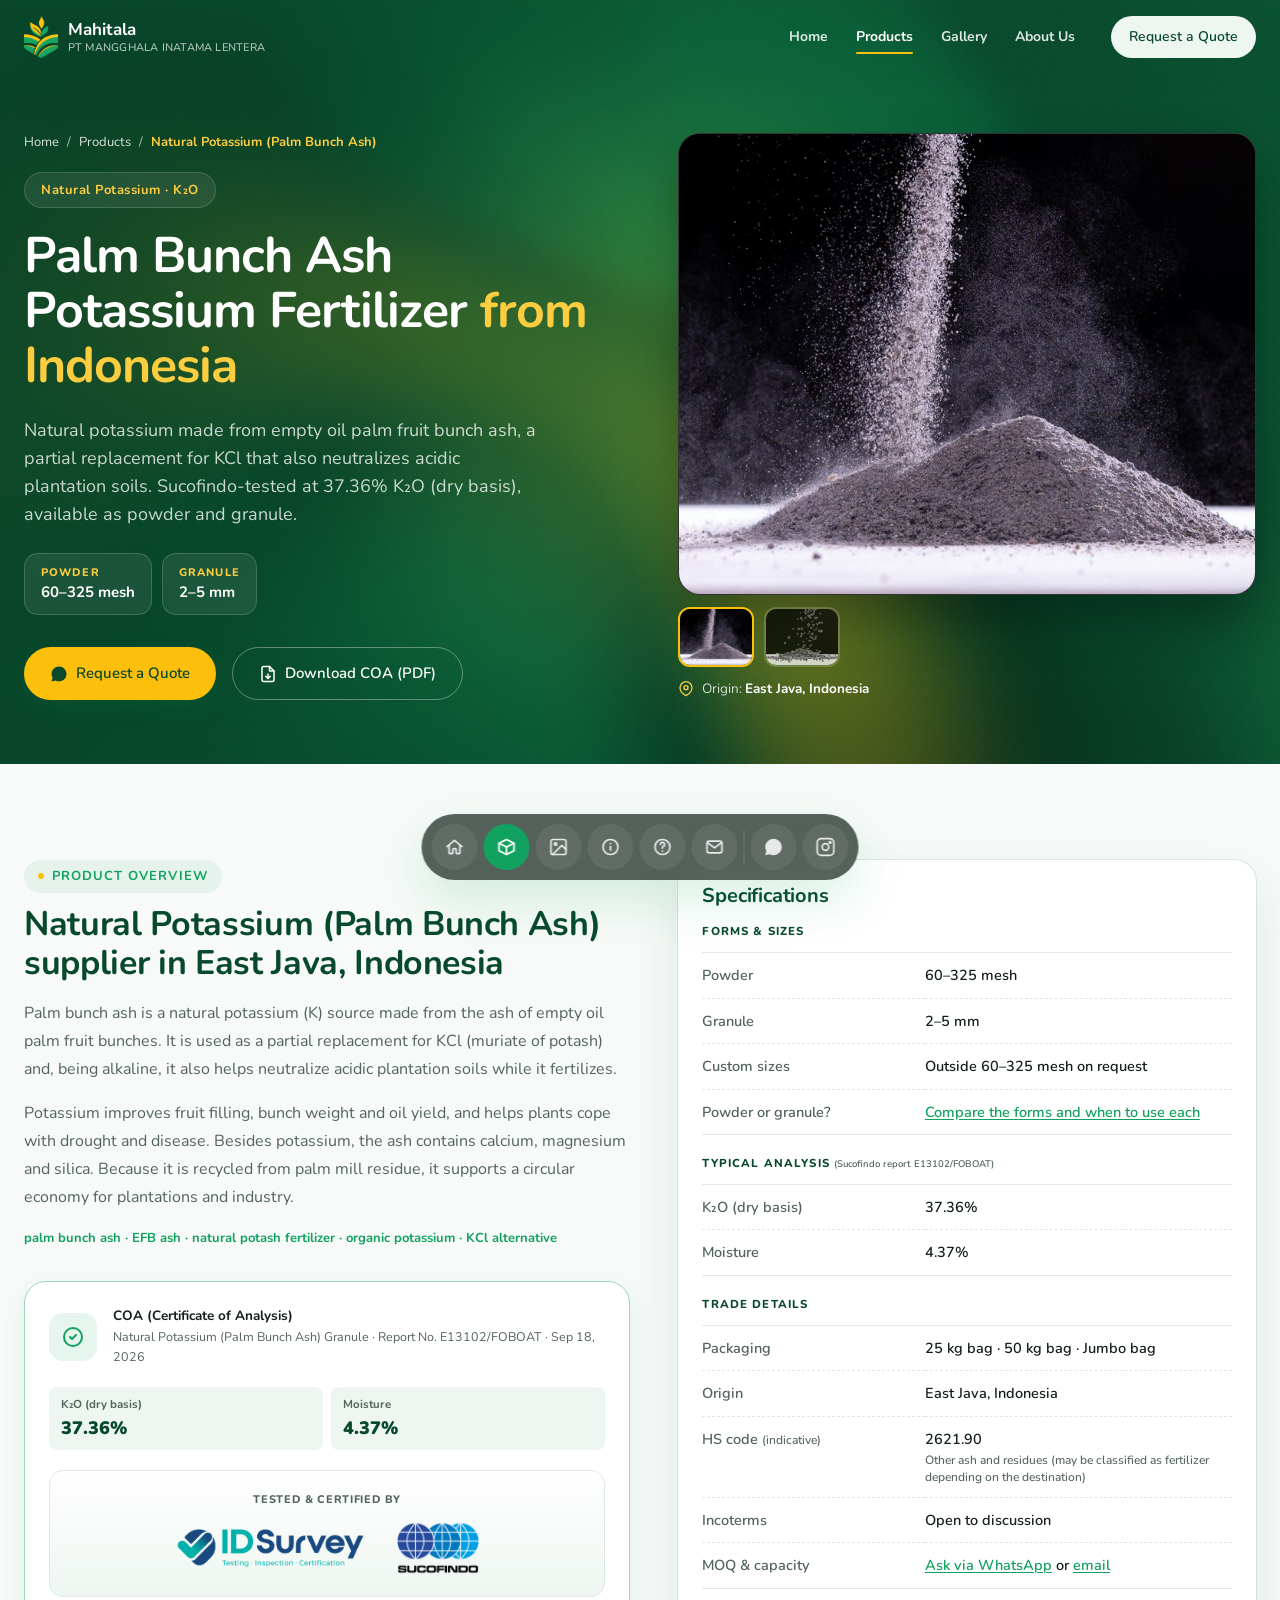
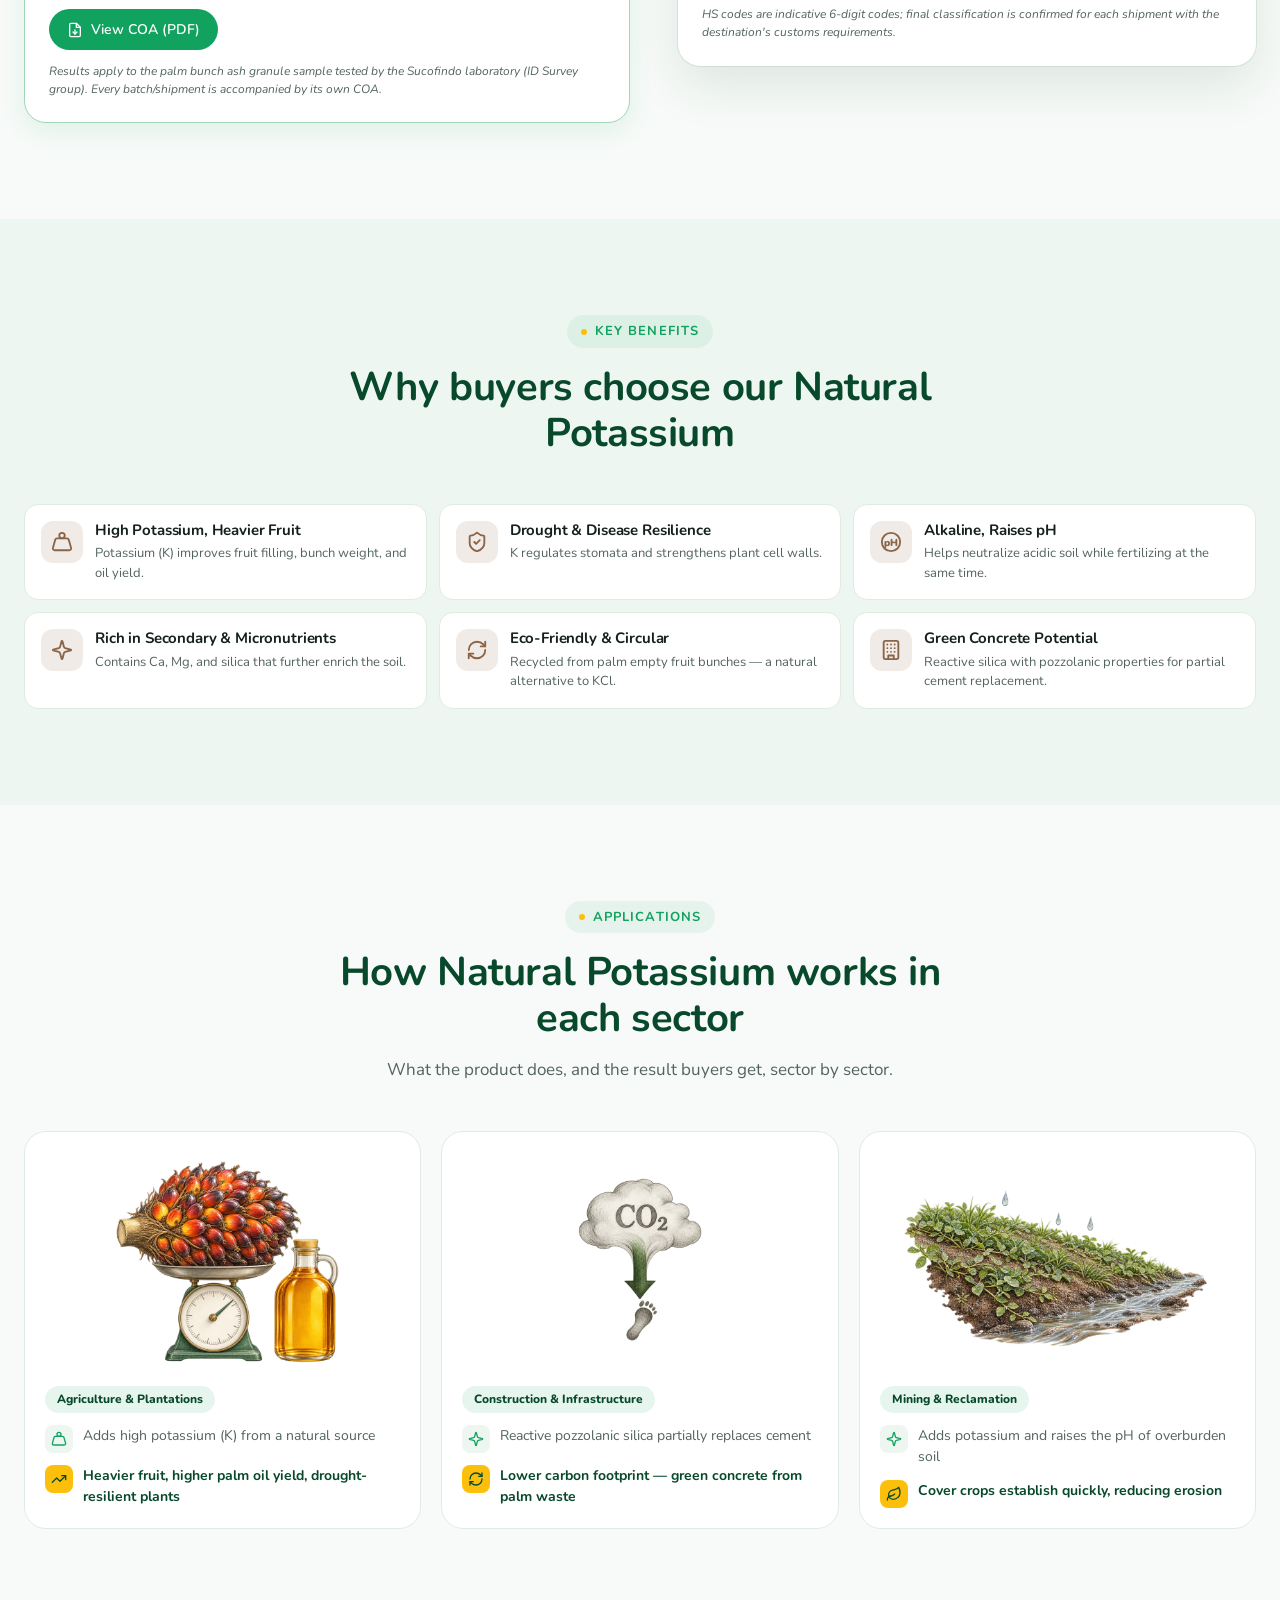
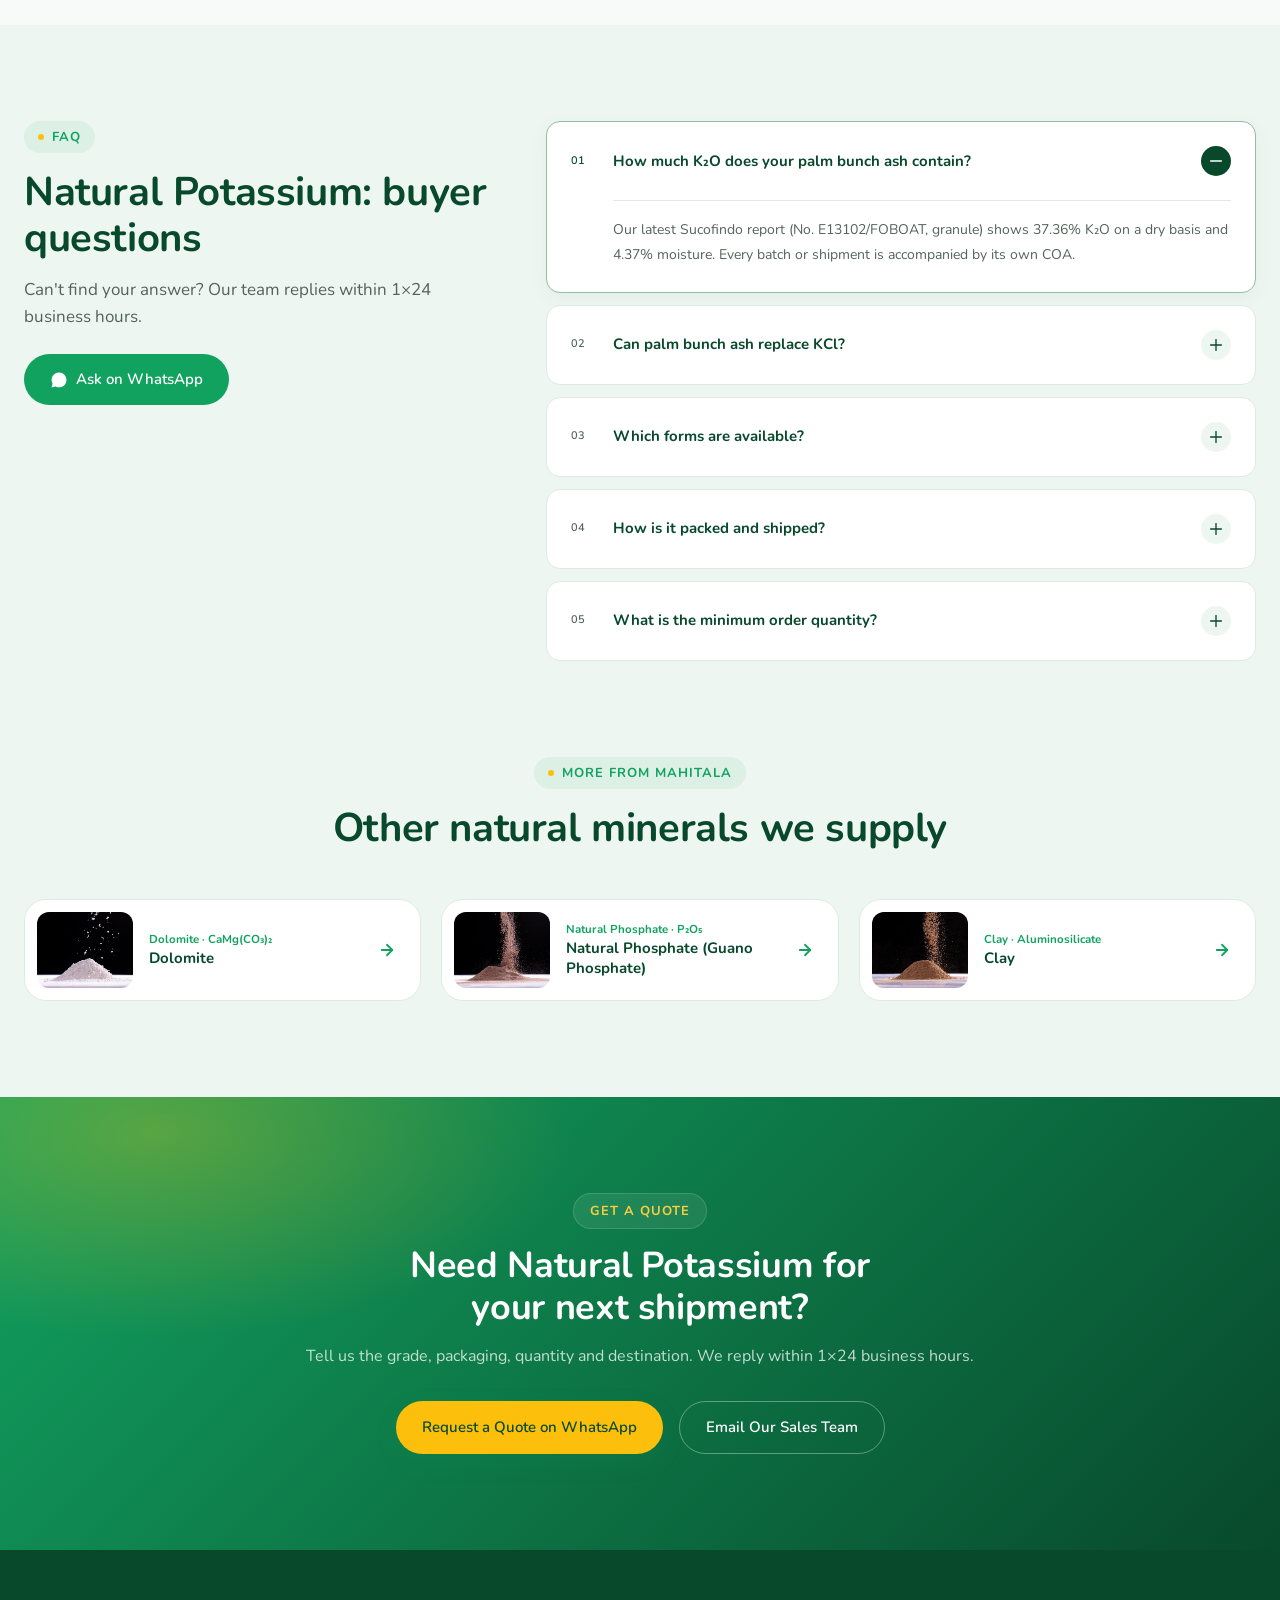
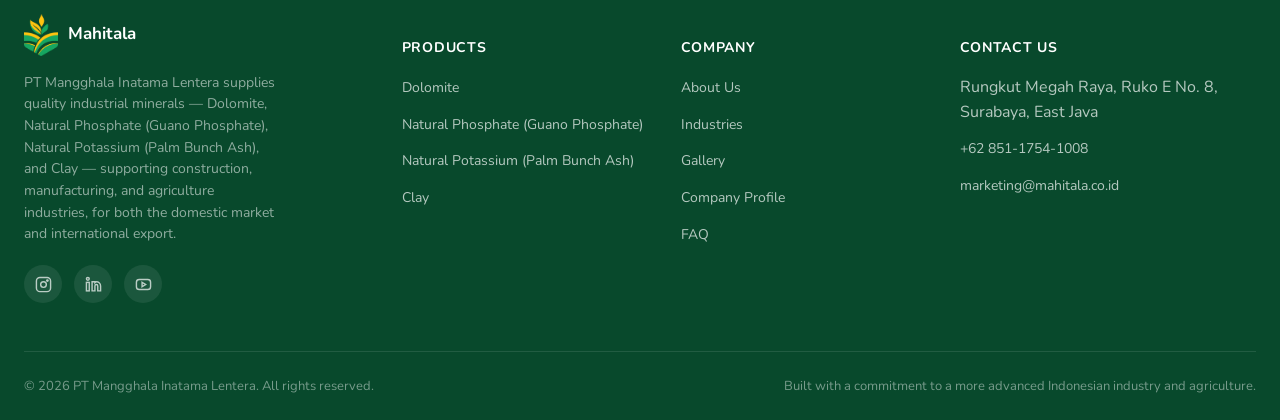
<file: palm-bunch-ash-potassium-fertilizer.html>
<!doctype html>
<html lang="en">
<head>
<meta charset="UTF-8">
<meta name="viewport" content="width=device-width, initial-scale=1, viewport-fit=cover">
<title>Palm Bunch Ash Potassium Fertilizer | Natural K₂O 37% from Indonesia | Mahitala</title>
<meta name="description" content="Palm bunch ash (EFB ash) from Indonesia: natural potassium fertilizer, K₂O 37.36% dry basis (Sucofindo COA). Powder and granule, shipped from East Java.">
<link rel="canonical" href="https://mahitala.co.id/palm-bunch-ash-potassium-fertilizer.html">
<meta property="og:type" content="website">
<meta property="og:url" content="https://mahitala.co.id/palm-bunch-ash-potassium-fertilizer.html">
<meta property="og:site_name" content="Mahitala">
<meta property="og:locale" content="en_US">
<meta property="og:title" content="Palm Bunch Ash Potassium Fertilizer | Natural K₂O 37% from Indonesia | Mahitala">
<meta property="og:description" content="Palm bunch ash (EFB ash) from Indonesia: natural potassium fertilizer, K₂O 37.36% dry basis (Sucofindo COA). Powder and granule, shipped from East Java.">
<meta property="og:image" content="https://mahitala.co.id/assets/products/palmash-powder.jpg">
<meta property="og:image:alt" content="Palm bunch ash potassium fertilizer from Indonesia">
<meta name="twitter:card" content="summary_large_image">
<meta name="twitter:title" content="Palm Bunch Ash Potassium Fertilizer | Natural K₂O 37% from Indonesia | Mahitala">
<meta name="twitter:description" content="Palm bunch ash (EFB ash) from Indonesia: natural potassium fertilizer, K₂O 37.36% dry basis (Sucofindo COA). Powder and granule, shipped from East Java.">
<meta name="twitter:image" content="https://mahitala.co.id/assets/products/palmash-powder.jpg">
<link rel="icon" type="image/png" href="assets/logo-icon.png">
<link rel="preconnect" href="https://fonts.googleapis.com">
<link rel="preconnect" href="https://fonts.gstatic.com" crossorigin>
<link href="https://fonts.googleapis.com/css2?family=Nunito:wght@400;500;600;700;800;900&display=swap" rel="stylesheet">
<link rel="stylesheet" href="css/style.css">
<script type="application/ld+json">
{
  "@context": "https://schema.org",
  "@type": "Organization",
  "name": "PT Mangghala Inatama Lentera",
  "alternateName": "Mahitala",
  "url": "https://mahitala.co.id/",
  "logo": "https://mahitala.co.id/assets/logo-full.png",
  "description": "Mineral agribusiness company based in Surabaya, East Java, Indonesia. Produces and supplies Dolomite, Natural Phosphate (Guano Phosphate), Natural Potassium (Palm Bunch Ash), and Clay in powder and granule form for agriculture, aquaculture, livestock, and industrial sectors, with export-ready capability for international buyers.",
  "address": {
    "@type": "PostalAddress",
    "streetAddress": "Rungkut Megah Raya, Ruko E No. 8, Kali Rungkut",
    "addressLocality": "Surabaya",
    "addressRegion": "East Java",
    "postalCode": "60293",
    "addressCountry": "ID"
  },
  "contactPoint": {
    "@type": "ContactPoint",
    "telephone": "+62-851-1754-1008",
    "contactType": "sales",
    "email": "marketing@mahitala.co.id",
    "areaServed": "Worldwide",
    "availableLanguage": [
      "English",
      "Indonesian"
    ]
  }
}
</script>
<script type="application/ld+json">
{
  "@context": "https://schema.org",
  "@type": "Product",
  "name": "Natural Potassium (Palm Bunch Ash)",
  "description": "Palm bunch ash (EFB ash) from Indonesia: natural potassium fertilizer, K₂O 37.36% dry basis (Sucofindo COA). Powder and granule, shipped from East Java.",
  "image": [
    "https://mahitala.co.id/assets/products/palmash-powder.jpg",
    "https://mahitala.co.id/assets/products/palmash-granule.jpg"
  ],
  "sku": "palmash",
  "category": "Industrial & Agricultural Minerals",
  "brand": {
    "@type": "Brand",
    "name": "Mahitala"
  },
  "manufacturer": {
    "@type": "Organization",
    "name": "PT Mangghala Inatama Lentera",
    "url": "https://mahitala.co.id/"
  },
  "countryOfOrigin": "ID",
  "url": "https://mahitala.co.id/palm-bunch-ash-potassium-fertilizer.html",
  "additionalProperty": [
    {
      "@type": "PropertyValue",
      "name": "K₂O (dry basis)",
      "value": "37.36%"
    },
    {
      "@type": "PropertyValue",
      "name": "Moisture",
      "value": "4.37%"
    }
  ]
}
</script>
<script type="application/ld+json">
{
  "@context": "https://schema.org",
  "@type": "BreadcrumbList",
  "itemListElement": [
    {
      "@type": "ListItem",
      "position": 1,
      "name": "Home",
      "item": "https://mahitala.co.id/"
    },
    {
      "@type": "ListItem",
      "position": 2,
      "name": "Products",
      "item": "https://mahitala.co.id/products.html"
    },
    {
      "@type": "ListItem",
      "position": 3,
      "name": "Natural Potassium (Palm Bunch Ash)",
      "item": "https://mahitala.co.id/palm-bunch-ash-potassium-fertilizer.html"
    }
  ]
}
</script>
<script type="application/ld+json">
{
  "@context": "https://schema.org",
  "@type": "FAQPage",
  "mainEntity": [
    {
      "@type": "Question",
      "name": "How much K₂O does your palm bunch ash contain?",
      "acceptedAnswer": {
        "@type": "Answer",
        "text": "Our latest Sucofindo report (No. E13102/FOBOAT, granule) shows 37.36% K₂O on a dry basis and 4.37% moisture. Every batch or shipment is accompanied by its own COA."
      }
    },
    {
      "@type": "Question",
      "name": "Can palm bunch ash replace KCl?",
      "acceptedAnswer": {
        "@type": "Answer",
        "text": "It is used as a partial replacement for KCl. It supplies potassium together with calcium, magnesium and silica, and its alkalinity helps neutralize acidic soils."
      }
    },
    {
      "@type": "Question",
      "name": "Which forms are available?",
      "acceptedAnswer": {
        "@type": "Answer",
        "text": "Powder (60–325 mesh) and granule (2–5 mm). Particle sizes outside the 60–325 mesh range can be produced on request."
      }
    },
    {
      "@type": "Question",
      "name": "How is it packed and shipped?",
      "acceptedAnswer": {
        "@type": "Answer",
        "text": "In 25 kg bags, 50 kg bags or jumbo bags, shipped from East Java, Indonesia. Incoterms are open to discussion for each order."
      }
    },
    {
      "@type": "Question",
      "name": "What is the minimum order quantity?",
      "acceptedAnswer": {
        "@type": "Answer",
        "text": "MOQ and capacity depend on the grade, packaging and destination. Please ask our team via WhatsApp or email for a quote."
      }
    }
  ]
}
</script>
</head>
<body>

<div class="scroll-progress" id="scrollProgress"></div>

<!-- ============ HEADER ============ -->
<header class="site-header" id="siteHeader">
  <div class="container">
    <a href="index.html#home" class="brand">
      <span class="brand-mark">
        <img src="assets/logo-icon.png" alt="Logo PT Mangghala Inatama Lentera" width="42" height="51">
      </span>
      <span class="brand-text">
        Mahitala
        <small>PT MANGGHALA INATAMA LENTERA</small>
      </span>
    </a>

    <nav class="header-nav" id="headerNav" aria-label="Primary">
      <a href="index.html#home">Home</a>
      <a href="products.html" class="active" aria-current="page">Products</a>
      <a href="gallery.html">Gallery</a>
      <a href="about.html">About Us</a>
    </nav>

    <div class="header-actions">
      <a href="index.html#kontak" class="btn btn-ghost btn-sm header-cta">Request a Quote</a>
      <button type="button" class="nav-toggle" id="navToggle" aria-label="Open menu" aria-expanded="false" aria-controls="headerNav">
        <svg viewBox="0 0 24 24" fill="none" stroke="currentColor" stroke-width="2" stroke-linecap="round" aria-hidden="true"><line class="nt-top" x1="4" y1="7" x2="20" y2="7"/><line class="nt-mid" x1="4" y1="12" x2="20" y2="12"/><line class="nt-bot" x1="4" y1="17" x2="20" y2="17"/></svg>
      </button>
    </div>
  </div>
</header>

<!-- ============ FLOATING DOCK NAV ============ -->
<nav class="dock-nav" id="dockNav" aria-label="Main navigation">
  <a href="index.html#home" class="dock-item" data-tooltip="Home">
    <svg viewBox="0 0 24 24" fill="none" stroke="currentColor" stroke-width="2" stroke-linecap="round" stroke-linejoin="round"><path d="M3 11.5 12 4l9 7.5"/><path d="M5.5 10v9a1 1 0 0 0 1 1H9a1 1 0 0 0 1-1v-4a1 1 0 0 1 1-1h2a1 1 0 0 1 1 1v4a1 1 0 0 0 1 1h2.5a1 1 0 0 0 1-1v-9"/></svg>
    <span class="dock-label">Home</span>
  </a>
  <a href="products.html" class="dock-item active" data-tooltip="Products">
    <svg viewBox="0 0 24 24" fill="none" stroke="currentColor" stroke-width="2" stroke-linecap="round" stroke-linejoin="round"><path d="M21 7.5 12 3 3 7.5l9 4.5 9-4.5Z"/><path d="M3 7.5v9L12 21l9-4.5v-9"/><path d="M12 12v9"/></svg>
    <span class="dock-label">Products</span>
  </a>
  <a href="gallery.html" class="dock-item" data-tooltip="Gallery">
    <svg viewBox="0 0 24 24" fill="none" stroke="currentColor" stroke-width="2" stroke-linecap="round" stroke-linejoin="round"><rect x="3" y="3" width="18" height="18" rx="2.5"/><circle cx="8.5" cy="8.5" r="1.5"/><path d="m21 15-5-5L5 21"/></svg>
    <span class="dock-label">Gallery</span>
  </a>
  <a href="about.html" class="dock-item" data-tooltip="About Us">
    <svg viewBox="0 0 24 24" fill="none" stroke="currentColor" stroke-width="2" stroke-linecap="round" stroke-linejoin="round"><circle cx="12" cy="12" r="9"/><line x1="12" y1="16" x2="12" y2="11.5"/><line x1="12" y1="8" x2="12.01" y2="8"/></svg>
    <span class="dock-label">About Us</span>
  </a>
  <a href="index.html#faq" class="dock-item" data-tooltip="FAQ">
    <svg viewBox="0 0 24 24" fill="none" stroke="currentColor" stroke-width="2" stroke-linecap="round" stroke-linejoin="round"><circle cx="12" cy="12" r="9"/><path d="M9.5 9a2.5 2.5 0 1 1 3.6 2.24c-.77.37-1.35 1.1-1.35 1.96V13.5"/><line x1="12" y1="17" x2="12.01" y2="17"/></svg>
    <span class="dock-label">FAQ</span>
  </a>
  <a href="index.html#kontak" class="dock-item" data-tooltip="Contact">
    <svg viewBox="0 0 24 24" fill="none" stroke="currentColor" stroke-width="2" stroke-linecap="round" stroke-linejoin="round"><rect x="3" y="5" width="18" height="14" rx="2.5"/><path d="m4 7 8 6 8-6"/></svg>
    <span class="dock-label">Contact</span>
  </a>
  <span class="dock-sep" aria-hidden="true"></span>
  <a href="https://wa.me/6285117541008" class="dock-item" target="_blank" rel="noopener" data-tooltip="WhatsApp">
    <svg viewBox="0 0 24 24" fill="currentColor"><path d="M12.04 2C6.58 2 2.13 6.45 2.13 11.91c0 1.75.46 3.45 1.32 4.95L2 22l5.28-1.38a9.9 9.9 0 0 0 4.76 1.21h.01c5.46 0 9.91-4.45 9.91-9.91C21.96 6.45 17.5 2 12.04 2z"/></svg>
    <span class="dock-label">WhatsApp</span>
  </a>
  <a href="#" class="dock-item" target="_blank" rel="noopener" data-tooltip="Instagram">
    <svg viewBox="0 0 24 24" fill="none" stroke="currentColor" stroke-width="2" stroke-linecap="round" stroke-linejoin="round"><rect x="2" y="2" width="20" height="20" rx="5"/><circle cx="12" cy="12" r="4"/><circle cx="17.5" cy="6.5" r="1"/></svg>
    <span class="dock-label">Instagram</span>
  </a>
</nav>

<main>
  <section class="page-hero pp-hero">
    <canvas id="heroCanvas" class="hero-canvas" aria-hidden="true"></canvas>
    <div class="page-hero-scrim" aria-hidden="true"></div>
    <div class="container page-hero-grid">
      <div class="page-hero-copy reveal">
        <nav class="pp-crumbs" aria-label="Breadcrumb"><a href="index.html">Home</a><span aria-hidden="true">/</span><a href="products.html">Products</a><span aria-hidden="true">/</span><span aria-current="page">Natural Potassium (Palm Bunch Ash)</span></nav>
        <span class="hero-eyebrow">Natural Potassium · K₂O</span>
        <h1>Palm Bunch Ash Potassium Fertilizer <em>from Indonesia</em></h1>
        <p class="hero-lede">Natural potassium made from empty oil palm fruit bunch ash, a partial replacement for KCl that also neutralizes acidic plantation soils. Sucofindo-tested at 37.36% K₂O (dry basis), available as powder and granule.</p>
        <ul class="pp-forms"><li><b>Powder</b><span>60–325 mesh</span></li><li><b>Granule</b><span>2–5 mm</span></li></ul>
        <div class="hero-cta">
          <a href="https://wa.me/6285117541008?text=Hello%20Mahitala%2C%20I%27d%20like%20a%20quote%20for%20Natural%20Potassium%20%28Palm%20Bunch%20Ash%29." class="btn btn-primary" target="_blank" rel="noopener"><svg viewBox="0 0 24 24" fill="currentColor" aria-hidden="true"><path d="M12.04 2C6.58 2 2.13 6.45 2.13 11.91c0 1.75.46 3.45 1.32 4.95L2 22l5.28-1.38a9.9 9.9 0 0 0 4.76 1.21h.01c5.46 0 9.91-4.45 9.91-9.91C21.96 6.45 17.5 2 12.04 2z"/></svg>Request a Quote</a>
          <a href="assets/coa/coa-palmash-granule.pdf" class="btn btn-outline" target="_blank" rel="noopener"><svg viewBox="0 0 24 24" fill="none" stroke="currentColor" stroke-width="2" stroke-linecap="round" stroke-linejoin="round" aria-hidden="true"><path d="M14 2H6a2 2 0 0 0-2 2v16a2 2 0 0 0 2 2h12a2 2 0 0 0 2-2V8z"/><polyline points="14 2 14 8 20 8"/><line x1="12" y1="18" x2="12" y2="12"/><polyline points="9 15 12 18 15 15"/></svg>Download COA (PDF)</a>
        </div>
      </div>
      <div class="pp-visual reveal">
        <div class="pp-photo"><img id="ppMainPhoto" src="assets/products/palmash-powder.jpg" alt="Palm bunch ash potassium fertilizer from Indonesia" width="900" height="601"></div>
        <div class="pp-thumbs"><button type="button" class="pp-thumb active" data-src="assets/products/palmash-powder.jpg" aria-label="Palm bunch ash powder"><img src="assets/products/palmash-powder.jpg" alt="" width="900" height="601"></button><button type="button" class="pp-thumb" data-src="assets/products/palmash-granule.jpg" aria-label="Palm bunch ash granule"><img src="assets/products/palmash-granule.jpg" alt="" width="900" height="601"></button></div>
        <div class="pp-origin"><svg viewBox="0 0 24 24" fill="none" stroke="currentColor" stroke-width="2" stroke-linecap="round" stroke-linejoin="round" aria-hidden="true"><path d="M21 10c0 7-9 12-9 12s-9-5-9-12a9 9 0 0 1 18 0z"/><circle cx="12" cy="10" r="3"/></svg><span>Origin: <b>East Java, Indonesia</b></span></div>
      </div>
    </div>
  </section>

  <section class="section pp-overview" id="specs">
    <div class="container pp-overview-grid">
      <div class="pp-copy reveal">
        <span class="eyebrow">Product Overview</span>
        <h2>Natural Potassium (Palm Bunch Ash) supplier in East Java, Indonesia</h2>
        <p>Palm bunch ash is a natural potassium (K) source made from the ash of empty oil palm fruit bunches. It is used as a partial replacement for KCl (muriate of potash) and, being alkaline, it also helps neutralize acidic plantation soils while it fertilizes.</p><p>Potassium improves fruit filling, bunch weight and oil yield, and helps plants cope with drought and disease. Besides potassium, the ash contains calcium, magnesium and silica. Because it is recycled from palm mill residue, it supports a circular economy for plantations and industry.</p>
        <p class="pp-keywords">palm bunch ash · EFB ash · natural potash fertilizer · organic potassium · KCl alternative</p>
        <div class="coa-card coa-verified pp-coa">
          <div class="coa-head">
            <div class="coa-icon"><svg viewBox="0 0 24 24" fill="none" stroke="currentColor" stroke-width="2" stroke-linecap="round" stroke-linejoin="round" aria-hidden="true"><path d="M9 12l2 2 4-4"/><circle cx="12" cy="12" r="9"/></svg></div>
            <p><strong>COA (Certificate of Analysis)</strong><br><span>Natural Potassium (Palm Bunch Ash) Granule · Report No. E13102/FOBOAT · Sep 18, 2026</span></p>
          </div>
          <dl class="coa-results is-2"><div><dt>K₂O (dry basis)</dt><dd>37.36%</dd></div><div><dt>Moisture</dt><dd>4.37%</dd></div></dl>
          <div class="coa-foot">
            <div class="coa-labs">
              <small>Tested &amp; certified by</small>
              <img src="assets/labs/idsurvey.png" alt="ID Survey" class="lab-idsurvey" width="479" height="96" loading="lazy">
              <img src="assets/labs/sucofindo.png" alt="Sucofindo" class="lab-sucofindo" width="174" height="120" loading="lazy">
            </div>
            <a href="assets/coa/coa-palmash-granule.pdf" class="btn btn-dark btn-sm coa-download" target="_blank" rel="noopener"><svg viewBox="0 0 24 24" fill="none" stroke="currentColor" stroke-width="2" stroke-linecap="round" stroke-linejoin="round" aria-hidden="true"><path d="M14 2H6a2 2 0 0 0-2 2v16a2 2 0 0 0 2 2h12a2 2 0 0 0 2-2V8z"/><polyline points="14 2 14 8 20 8"/><line x1="12" y1="18" x2="12" y2="12"/><polyline points="9 15 12 18 15 15"/></svg>View COA (PDF)</a>
          </div>
          <p class="coa-note">Results apply to the palm bunch ash granule sample tested by the Sucofindo laboratory (ID Survey group). Every batch/shipment is accompanied by its own COA.</p>
        </div>
      </div>
      <div class="pp-spec-card reveal">
        <h3>Specifications</h3>
        <table class="pp-spec">
          <tbody class="pp-spec-group"><tr class="pp-spec-head"><th colspan="2">Forms &amp; sizes</th></tr><tr><th scope="row">Powder</th><td>60–325 mesh</td></tr><tr><th scope="row">Granule</th><td>2–5 mm</td></tr><tr><th scope="row">Custom sizes</th><td>Outside 60–325 mesh on request</td></tr><tr><th scope="row">Powder or granule?</th><td><a href="products.html#powder-vs-granule">Compare the forms and when to use each</a></td></tr></tbody>
          <tbody class="pp-spec-group"><tr class="pp-spec-head"><th colspan="2">Typical analysis <small>(Sucofindo report E13102/FOBOAT)</small></th></tr><tr><th scope="row">K₂O (dry basis)</th><td>37.36%</td></tr><tr><th scope="row">Moisture</th><td>4.37%</td></tr></tbody>
          <tbody class="pp-spec-group"><tr class="pp-spec-head"><th colspan="2">Trade details</th></tr>
            <tr><th scope="row">Packaging</th><td>25 kg bag · 50 kg bag · Jumbo bag</td></tr>
            <tr><th scope="row">Origin</th><td>East Java, Indonesia</td></tr>
            <tr><th scope="row">HS code <small>(indicative)</small></th><td>2621.90<small class="pp-hs-note">Other ash and residues (may be classified as fertilizer depending on the destination)</small></td></tr>
            <tr><th scope="row">Incoterms</th><td>Open to discussion</td></tr>
            <tr><th scope="row">MOQ &amp; capacity</th><td><a href="https://wa.me/6285117541008?text=Hello%20Mahitala%2C%20I%27d%20like%20a%20quote%20for%20Natural%20Potassium%20%28Palm%20Bunch%20Ash%29." target="_blank" rel="noopener">Ask via WhatsApp</a> or <a href="mailto:marketing@mahitala.co.id?subject=Natural%20Potassium%20%28Palm%20Bunch%20Ash%29%20enquiry">email</a></td></tr>
          </tbody>
        </table>
        <p class="pp-spec-note">HS codes are indicative 6-digit codes; final classification is confirmed for each shipment with the destination's customs requirements.</p>
      </div>
    </div>
  </section>

  <section class="section pp-benefits">
    <div class="container">
      <div class="section-head center reveal">
        <span class="eyebrow">Key Benefits</span>
        <h2>Why buyers choose our Natural Potassium</h2>
      </div>
      <ul class="benefit-grid palmash pp-benefit-grid stagger-group"><li class="benefit-tile"><span class="benefit-icon"><svg viewBox="0 0 24 24" fill="none" stroke="currentColor" stroke-width="2" stroke-linecap="round" stroke-linejoin="round" aria-hidden="true"><circle cx="12" cy="5" r="3"/><path d="M6.5 8a2 2 0 0 0-1.905 1.46L2.1 18.5A2 2 0 0 0 4 21h16a2 2 0 0 0 1.925-2.54L19.4 9.5A2 2 0 0 0 17.48 8Z"/></svg></span><div><h3>High Potassium, Heavier Fruit</h3><p>Potassium (K) improves fruit filling, bunch weight, and oil yield.</p></div></li><li class="benefit-tile"><span class="benefit-icon"><svg viewBox="0 0 24 24" fill="none" stroke="currentColor" stroke-width="2" stroke-linecap="round" stroke-linejoin="round" aria-hidden="true"><path d="M20 13c0 5-3.5 7.5-7.66 8.95a1 1 0 0 1-.67-.01C7.5 20.5 4 18 4 13V6a1 1 0 0 1 1-1c2 0 4.5-1.2 6.24-2.72a1.17 1.17 0 0 1 1.52 0C14.51 3.81 17 5 19 5a1 1 0 0 1 1 1z"/><path d="m9 12 2 2 4-4"/></svg></span><div><h3>Drought &amp; Disease Resilience</h3><p>K regulates stomata and strengthens plant cell walls.</p></div></li><li class="benefit-tile"><span class="benefit-icon"><svg viewBox="0 0 24 24" fill="none" stroke="currentColor" stroke-width="2" stroke-linecap="round" stroke-linejoin="round" aria-hidden="true"><text x="12" y="16" text-anchor="middle" font-size="11" font-weight="900" fill="currentColor" stroke="none" font-family="Nunito, Segoe UI, Arial, sans-serif">pH</text><circle cx="12" cy="12" r="10"/></svg></span><div><h3>Alkaline, Raises pH</h3><p>Helps neutralize acidic soil while fertilizing at the same time.</p></div></li><li class="benefit-tile"><span class="benefit-icon"><svg viewBox="0 0 24 24" fill="none" stroke="currentColor" stroke-width="2" stroke-linecap="round" stroke-linejoin="round" aria-hidden="true"><path d="M9.937 15.5A2 2 0 0 0 8.5 14.063l-6.135-1.582a.5.5 0 0 1 0-.962L8.5 9.936A2 2 0 0 0 9.937 8.5l1.582-6.135a.5.5 0 0 1 .963 0L14.063 8.5A2 2 0 0 0 15.5 9.937l6.135 1.581a.5.5 0 0 1 0 .964L15.5 14.063a2 2 0 0 0-1.437 1.437l-1.582 6.135a.5.5 0 0 1-.963 0z"/></svg></span><div><h3>Rich in Secondary &amp; Micronutrients</h3><p>Contains Ca, Mg, and silica that further enrich the soil.</p></div></li><li class="benefit-tile"><span class="benefit-icon"><svg viewBox="0 0 24 24" fill="none" stroke="currentColor" stroke-width="2" stroke-linecap="round" stroke-linejoin="round" aria-hidden="true"><path d="M3 12a9 9 0 0 1 9-9 9.75 9.75 0 0 1 6.74 2.74L21 8"/><path d="M21 3v5h-5"/><path d="M21 12a9 9 0 0 1-9 9 9.75 9.75 0 0 1-6.74-2.74L3 16"/><path d="M8 16H3v5"/></svg></span><div><h3>Eco-Friendly &amp; Circular</h3><p>Recycled from palm empty fruit bunches — a natural alternative to KCl.</p></div></li><li class="benefit-tile"><span class="benefit-icon"><svg viewBox="0 0 24 24" fill="none" stroke="currentColor" stroke-width="2" stroke-linecap="round" stroke-linejoin="round" aria-hidden="true"><rect width="16" height="20" x="4" y="2" rx="2"/><path d="M9 22v-4h6v4"/><path d="M8 6h.01"/><path d="M16 6h.01"/><path d="M12 6h.01"/><path d="M12 10h.01"/><path d="M12 14h.01"/><path d="M16 10h.01"/><path d="M16 14h.01"/><path d="M8 10h.01"/><path d="M8 14h.01"/></svg></span><div><h3>Green Concrete Potential</h3><p>Reactive silica with pozzolanic properties for partial cement replacement.</p></div></li></ul>
    </div>
  </section>

  <section class="section pp-apps">
    <div class="container">
      <div class="section-head center reveal">
        <span class="eyebrow">Applications</span>
        <h2>How Natural Potassium works in each sector</h2>
        <p>What the product does, and the result buyers get, sector by sector.</p>
      </div>
      <ul class="pp-app-grid stagger-group"><li class="pp-app">
          <img class="pp-app-art" src="assets/industries/benefits/pertanian-3.webp" alt="" loading="lazy" decoding="async">
          <span class="pp-app-sector">Agriculture &amp; Plantations</span>
          <p class="pp-app-how"><span class="pp-app-icon"><svg viewBox="0 0 24 24" fill="none" stroke="currentColor" stroke-width="2" stroke-linecap="round" stroke-linejoin="round" aria-hidden="true"><circle cx="12" cy="5" r="3"/><path d="M6.5 8a2 2 0 0 0-1.905 1.46L2.1 18.5A2 2 0 0 0 4 21h16a2 2 0 0 0 1.925-2.54L19.4 9.5A2 2 0 0 0 17.48 8Z"/></svg></span>Adds high potassium (K) from a natural source</p>
          <p class="pp-app-result"><span class="pp-app-icon is-result"><svg viewBox="0 0 24 24" fill="none" stroke="currentColor" stroke-width="2" stroke-linecap="round" stroke-linejoin="round" aria-hidden="true"><polyline points="22 7 13.5 15.5 8.5 10.5 2 17"/><polyline points="16 7 22 7 22 13"/></svg></span>Heavier fruit, higher palm oil yield, drought-resilient plants</p>
        </li><li class="pp-app">
          <img class="pp-app-art" src="assets/industries/benefits/konstruksi-2.webp" alt="" loading="lazy" decoding="async">
          <span class="pp-app-sector">Construction &amp; Infrastructure</span>
          <p class="pp-app-how"><span class="pp-app-icon"><svg viewBox="0 0 24 24" fill="none" stroke="currentColor" stroke-width="2" stroke-linecap="round" stroke-linejoin="round" aria-hidden="true"><path d="M9.937 15.5A2 2 0 0 0 8.5 14.063l-6.135-1.582a.5.5 0 0 1 0-.962L8.5 9.936A2 2 0 0 0 9.937 8.5l1.582-6.135a.5.5 0 0 1 .963 0L14.063 8.5A2 2 0 0 0 15.5 9.937l6.135 1.581a.5.5 0 0 1 0 .964L15.5 14.063a2 2 0 0 0-1.437 1.437l-1.582 6.135a.5.5 0 0 1-.963 0z"/></svg></span>Reactive pozzolanic silica partially replaces cement</p>
          <p class="pp-app-result"><span class="pp-app-icon is-result"><svg viewBox="0 0 24 24" fill="none" stroke="currentColor" stroke-width="2" stroke-linecap="round" stroke-linejoin="round" aria-hidden="true"><path d="M3 12a9 9 0 0 1 9-9 9.75 9.75 0 0 1 6.74 2.74L21 8"/><path d="M21 3v5h-5"/><path d="M21 12a9 9 0 0 1-9 9 9.75 9.75 0 0 1-6.74-2.74L3 16"/><path d="M8 16H3v5"/></svg></span>Lower carbon footprint — green concrete from palm waste</p>
        </li><li class="pp-app">
          <img class="pp-app-art" src="assets/industries/benefits/reklamasi-3.webp" alt="" loading="lazy" decoding="async">
          <span class="pp-app-sector">Mining &amp; Reclamation</span>
          <p class="pp-app-how"><span class="pp-app-icon"><svg viewBox="0 0 24 24" fill="none" stroke="currentColor" stroke-width="2" stroke-linecap="round" stroke-linejoin="round" aria-hidden="true"><path d="M9.937 15.5A2 2 0 0 0 8.5 14.063l-6.135-1.582a.5.5 0 0 1 0-.962L8.5 9.936A2 2 0 0 0 9.937 8.5l1.582-6.135a.5.5 0 0 1 .963 0L14.063 8.5A2 2 0 0 0 15.5 9.937l6.135 1.581a.5.5 0 0 1 0 .964L15.5 14.063a2 2 0 0 0-1.437 1.437l-1.582 6.135a.5.5 0 0 1-.963 0z"/></svg></span>Adds potassium and raises the pH of overburden soil</p>
          <p class="pp-app-result"><span class="pp-app-icon is-result"><svg viewBox="0 0 24 24" fill="none" stroke="currentColor" stroke-width="2" stroke-linecap="round" stroke-linejoin="round" aria-hidden="true"><path d="M11 20A7 7 0 0 1 9.8 6.1C15.5 5 17 4.48 19 2c1 2 2 4.18 2 8 0 5.5-4.78 10-10 10Z"/><path d="M2 21c0-3 1.85-5.36 5.08-6C9.5 14.52 12 13 13 12"/></svg></span>Cover crops establish quickly, reducing erosion</p>
        </li></ul>
    </div>
  </section>

  <section class="section pp-faq">
    <div class="container pp-faq-grid">
      <div class="section-head reveal">
        <span class="eyebrow">FAQ</span>
        <h2>Natural Potassium: buyer questions</h2>
        <p>Can't find your answer? Our team replies within 1×24 business hours.</p>
        <div class="hero-cta"><a href="https://wa.me/6285117541008?text=Hello%20Mahitala%2C%20I%27d%20like%20a%20quote%20for%20Natural%20Potassium%20%28Palm%20Bunch%20Ash%29." class="btn btn-dark" target="_blank" rel="noopener"><svg viewBox="0 0 24 24" fill="currentColor" aria-hidden="true"><path d="M12.04 2C6.58 2 2.13 6.45 2.13 11.91c0 1.75.46 3.45 1.32 4.95L2 22l5.28-1.38a9.9 9.9 0 0 0 4.76 1.21h.01c5.46 0 9.91-4.45 9.91-9.91C21.96 6.45 17.5 2 12.04 2z"/></svg>Ask on WhatsApp</a></div>
      </div>
      <div class="faq-list">
        <details class="faq-item" name="product-faq" open>
          <summary class="faq-q">
            <span class="faq-number" aria-hidden="true">01</span>
            <span>How much K₂O does your palm bunch ash contain?</span>
            <span class="faq-indicator" aria-hidden="true"><svg viewBox="0 0 20 20" fill="none" stroke="currentColor" stroke-width="1.5" stroke-linecap="round"><path d="M4 10h12"/><path class="faq-plus" d="M10 4v12"/></svg></span>
          </summary>
          <div class="faq-a"><div class="faq-a-inner">Our latest Sucofindo report (No. E13102/FOBOAT, granule) shows 37.36% K₂O on a dry basis and 4.37% moisture. Every batch or shipment is accompanied by its own COA.</div></div>
        </details>
        <details class="faq-item" name="product-faq">
          <summary class="faq-q">
            <span class="faq-number" aria-hidden="true">02</span>
            <span>Can palm bunch ash replace KCl?</span>
            <span class="faq-indicator" aria-hidden="true"><svg viewBox="0 0 20 20" fill="none" stroke="currentColor" stroke-width="1.5" stroke-linecap="round"><path d="M4 10h12"/><path class="faq-plus" d="M10 4v12"/></svg></span>
          </summary>
          <div class="faq-a"><div class="faq-a-inner">It is used as a partial replacement for KCl. It supplies potassium together with calcium, magnesium and silica, and its alkalinity helps neutralize acidic soils.</div></div>
        </details>
        <details class="faq-item" name="product-faq">
          <summary class="faq-q">
            <span class="faq-number" aria-hidden="true">03</span>
            <span>Which forms are available?</span>
            <span class="faq-indicator" aria-hidden="true"><svg viewBox="0 0 20 20" fill="none" stroke="currentColor" stroke-width="1.5" stroke-linecap="round"><path d="M4 10h12"/><path class="faq-plus" d="M10 4v12"/></svg></span>
          </summary>
          <div class="faq-a"><div class="faq-a-inner">Powder (60–325 mesh) and granule (2–5 mm). Particle sizes outside the 60–325 mesh range can be produced on request.</div></div>
        </details>
        <details class="faq-item" name="product-faq">
          <summary class="faq-q">
            <span class="faq-number" aria-hidden="true">04</span>
            <span>How is it packed and shipped?</span>
            <span class="faq-indicator" aria-hidden="true"><svg viewBox="0 0 20 20" fill="none" stroke="currentColor" stroke-width="1.5" stroke-linecap="round"><path d="M4 10h12"/><path class="faq-plus" d="M10 4v12"/></svg></span>
          </summary>
          <div class="faq-a"><div class="faq-a-inner">In 25 kg bags, 50 kg bags or jumbo bags, shipped from East Java, Indonesia. Incoterms are open to discussion for each order.</div></div>
        </details>
        <details class="faq-item" name="product-faq">
          <summary class="faq-q">
            <span class="faq-number" aria-hidden="true">05</span>
            <span>What is the minimum order quantity?</span>
            <span class="faq-indicator" aria-hidden="true"><svg viewBox="0 0 20 20" fill="none" stroke="currentColor" stroke-width="1.5" stroke-linecap="round"><path d="M4 10h12"/><path class="faq-plus" d="M10 4v12"/></svg></span>
          </summary>
          <div class="faq-a"><div class="faq-a-inner">MOQ and capacity depend on the grade, packaging and destination. Please ask our team via WhatsApp or email for a quote.</div></div>
        </details>
      </div>
    </div>
  </section>

  <section class="section pp-others" style="padding-top:0">
    <div class="container">
      <div class="section-head center reveal">
        <span class="eyebrow">More From Mahitala</span>
        <h2>Other natural minerals we supply</h2>
      </div>
      <div class="pp-other-grid stagger-group"><a class="pp-other dolomite" href="dolomite-powder-supplier-indonesia.html">
          <img src="assets/products/dolomite-powder.jpg" alt="" loading="lazy" width="900" height="601">
          <span><small>Dolomite · CaMg(CO₃)₂</small><b>Dolomite</b></span>
          <span class="pp-other-go"><svg viewBox="0 0 24 24" fill="none" stroke="currentColor" stroke-width="2.4" stroke-linecap="round" stroke-linejoin="round" aria-hidden="true"><line x1="5" y1="12" x2="19" y2="12"/><polyline points="12 5 19 12 12 19"/></svg></span>
        </a><a class="pp-other phosphate" href="guano-phosphate-indonesia.html">
          <img src="assets/products/phosphate-powder.jpg" alt="" loading="lazy" width="900" height="601">
          <span><small>Natural Phosphate · P₂O₅</small><b>Natural Phosphate (Guano Phosphate)</b></span>
          <span class="pp-other-go"><svg viewBox="0 0 24 24" fill="none" stroke="currentColor" stroke-width="2.4" stroke-linecap="round" stroke-linejoin="round" aria-hidden="true"><line x1="5" y1="12" x2="19" y2="12"/><polyline points="12 5 19 12 12 19"/></svg></span>
        </a><a class="pp-other clay" href="clay-supplier-indonesia.html">
          <img src="assets/products/clay-powder.jpg" alt="" loading="lazy" width="900" height="601">
          <span><small>Clay · Aluminosilicate</small><b>Clay</b></span>
          <span class="pp-other-go"><svg viewBox="0 0 24 24" fill="none" stroke="currentColor" stroke-width="2.4" stroke-linecap="round" stroke-linejoin="round" aria-hidden="true"><line x1="5" y1="12" x2="19" y2="12"/><polyline points="12 5 19 12 12 19"/></svg></span>
        </a></div>
    </div>
  </section>

  <section class="section cta-section">
    <div class="container tilt-reveal">
      <div class="cta-band">
        <span class="hero-eyebrow">Get a Quote</span>
        <h2 style="margin-top: var(--space-4)">Need Natural Potassium for your next shipment?</h2>
        <p>Tell us the grade, packaging, quantity and destination. We reply within 1×24 business hours.</p>
        <div class="hero-cta">
          <a href="https://wa.me/6285117541008?text=Hello%20Mahitala%2C%20I%27d%20like%20a%20quote%20for%20Natural%20Potassium%20%28Palm%20Bunch%20Ash%29." class="btn btn-primary" target="_blank" rel="noopener">Request a Quote on WhatsApp</a>
          <a href="mailto:marketing@mahitala.co.id?subject=Natural%20Potassium%20%28Palm%20Bunch%20Ash%29%20enquiry" class="btn btn-outline">Email Our Sales Team</a>
        </div>
      </div>
    </div>
  </section>
</main>

<!-- ============ FOOTER ============ -->
<footer class="site-footer">
  <div class="container">
    <div class="footer-grid">
      <div class="footer-brand">
        <a href="index.html#home" class="brand">
          <span class="brand-mark">
            <img src="assets/logo-icon.png" alt="Logo PT Mangghala Inatama Lentera" width="42" height="51">
          </span>
          <span class="brand-text">Mahitala</span>
        </a>
        <p>PT Mangghala Inatama Lentera supplies quality industrial minerals — Dolomite, Natural Phosphate (Guano Phosphate), Natural Potassium (Palm Bunch Ash), and Clay — supporting construction, manufacturing, and agriculture industries, for both the domestic market and international export.</p>
        <div class="social-row">
          <a href="#" aria-label="Instagram"><svg viewBox="0 0 24 24" fill="none" stroke="currentColor" stroke-width="2"><rect x="2" y="2" width="20" height="20" rx="5"/><circle cx="12" cy="12" r="4"/><circle cx="17.5" cy="6.5" r="1"/></svg></a>
          <a href="#" aria-label="LinkedIn"><svg viewBox="0 0 24 24" fill="none" stroke="currentColor" stroke-width="2"><path d="M16 8a6 6 0 0 1 6 6v7h-4v-7a2 2 0 0 0-4 0v7h-4V8h4v1.5A6 6 0 0 1 16 8z"/><rect x="2" y="9" width="4" height="12"/><circle cx="4" cy="4" r="2"/></svg></a>
          <a href="#" aria-label="YouTube"><svg viewBox="0 0 24 24" fill="none" stroke="currentColor" stroke-width="2"><rect x="2" y="5" width="20" height="14" rx="4"/><polygon points="10 9 15 12 10 15 10 9"/></svg></a>
        </div>
      </div>

      <div class="footer-col">
        <h5>Products</h5>
        <ul>
          <li><a href="dolomite-powder-supplier-indonesia.html">Dolomite</a></li>
          <li><a href="guano-phosphate-indonesia.html">Natural Phosphate (Guano Phosphate)</a></li>
          <li><a href="palm-bunch-ash-potassium-fertilizer.html">Natural Potassium (Palm Bunch Ash)</a></li>
          <li><a href="clay-supplier-indonesia.html">Clay</a></li>
        </ul>
      </div>

      <div class="footer-col">
        <h5>Company</h5>
        <ul>
          <li><a href="about.html">About Us</a></li>
          <li><a href="index.html#industri">Industries</a></li>
          <li><a href="gallery.html">Gallery</a></li>
          <li><a href="assets/company-profile.pdf" download>Company Profile</a></li>
          <li><a href="index.html#faq">FAQ</a></li>
        </ul>
      </div>

      <div class="footer-col">
        <h5>Contact Us</h5>
        <ul>
          <li>Rungkut Megah Raya, Ruko E No. 8, Surabaya, East Java</li>
          <li><a href="tel:+6285117541008">+62 851-1754-1008</a></li>
          <li><a href="mailto:marketing@mahitala.co.id">marketing@mahitala.co.id</a></li>
        </ul>
      </div>
    </div>

    <div class="footer-bottom">
      <span>© <span id="year"></span> PT Mangghala Inatama Lentera. <span>All rights reserved.</span></span>
      <span>Built with a commitment to a more advanced Indonesian industry and agriculture.</span>
    </div>
  </div>
</footer>

<script src="js/hero-bg.js"></script>
<script src="js/gallery.js"></script>
<script src="js/nav.js"></script>
<script>
  /* Swap the hero photo when a form thumbnail is picked. */
  (function () {
    var main = document.getElementById("ppMainPhoto");
    var thumbs = document.querySelectorAll(".pp-thumb");
    Array.prototype.forEach.call(thumbs, function (t) {
      t.addEventListener("click", function () {
        Array.prototype.forEach.call(thumbs, function (x) { x.classList.toggle("active", x === t); });
        main.src = t.getAttribute("data-src");
        main.alt = t.getAttribute("aria-label");
      });
    });
  })();
</script>
</body>
</html>
</file>
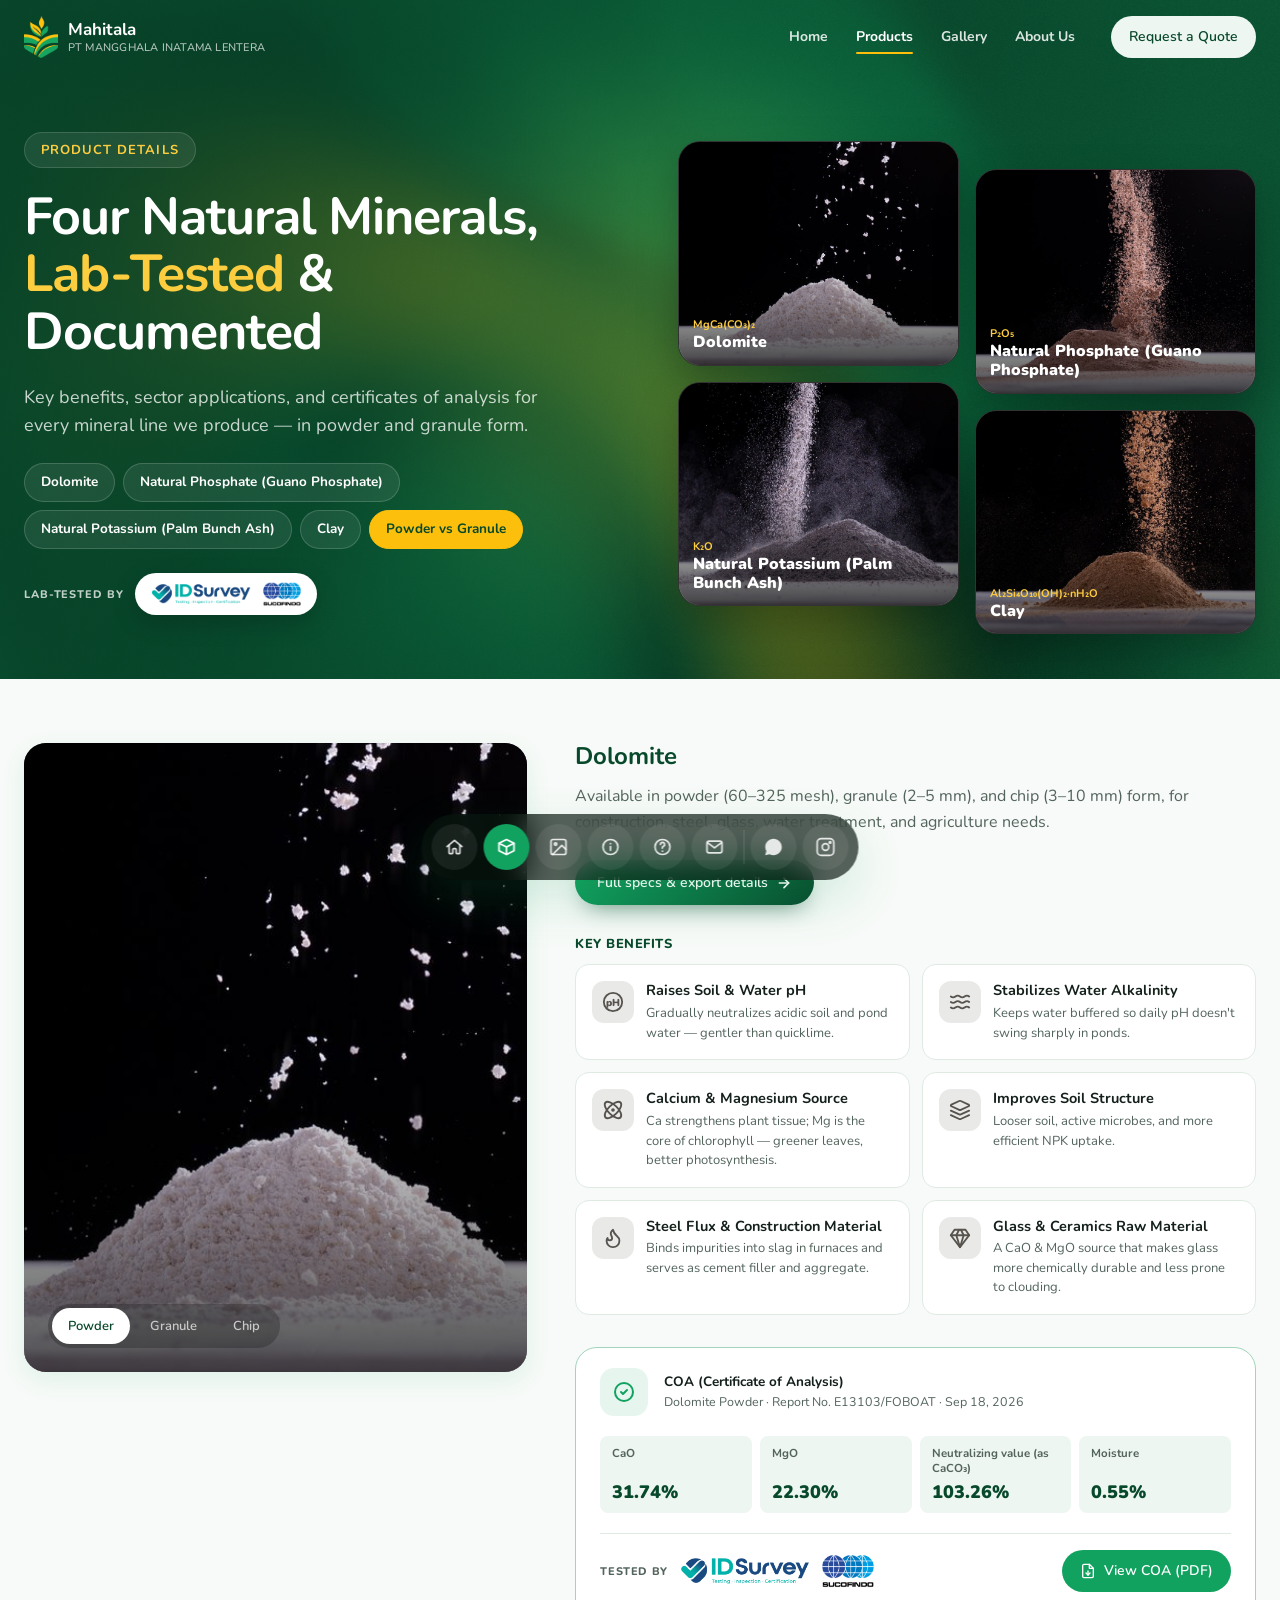
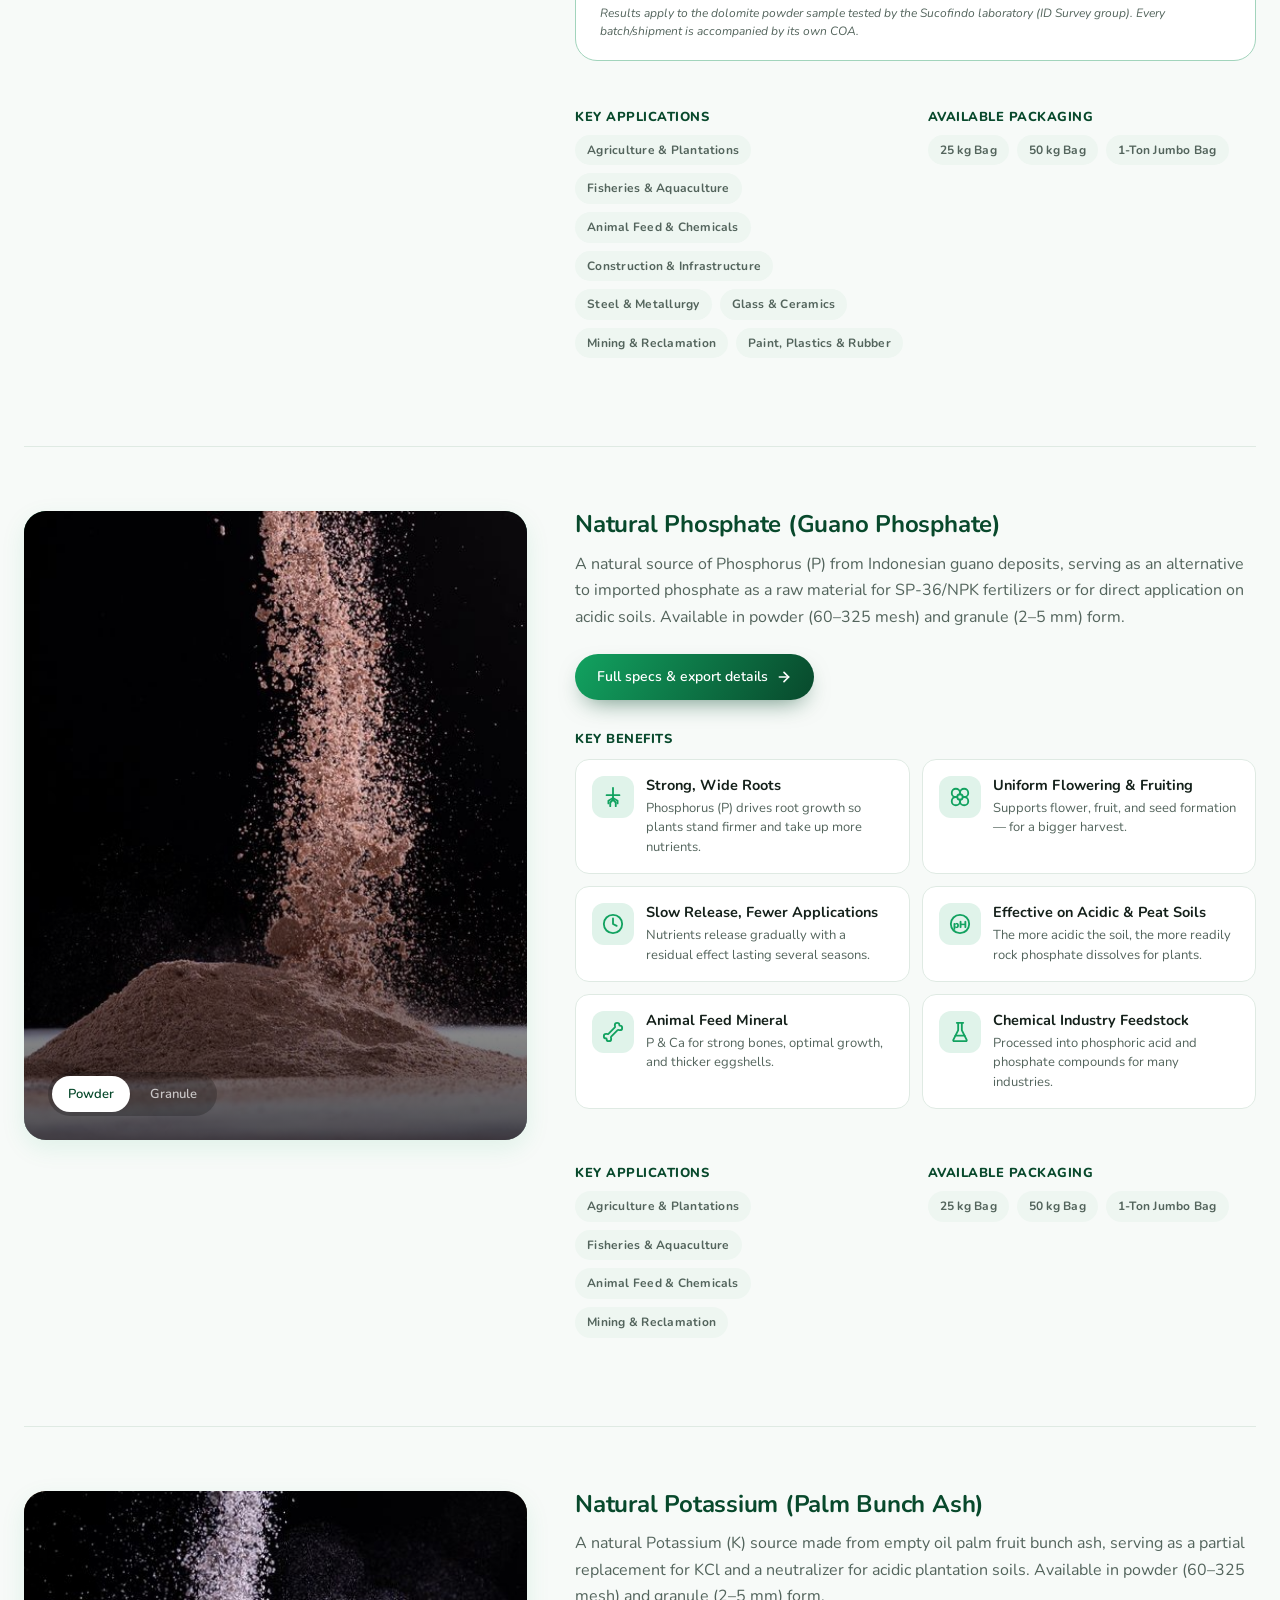
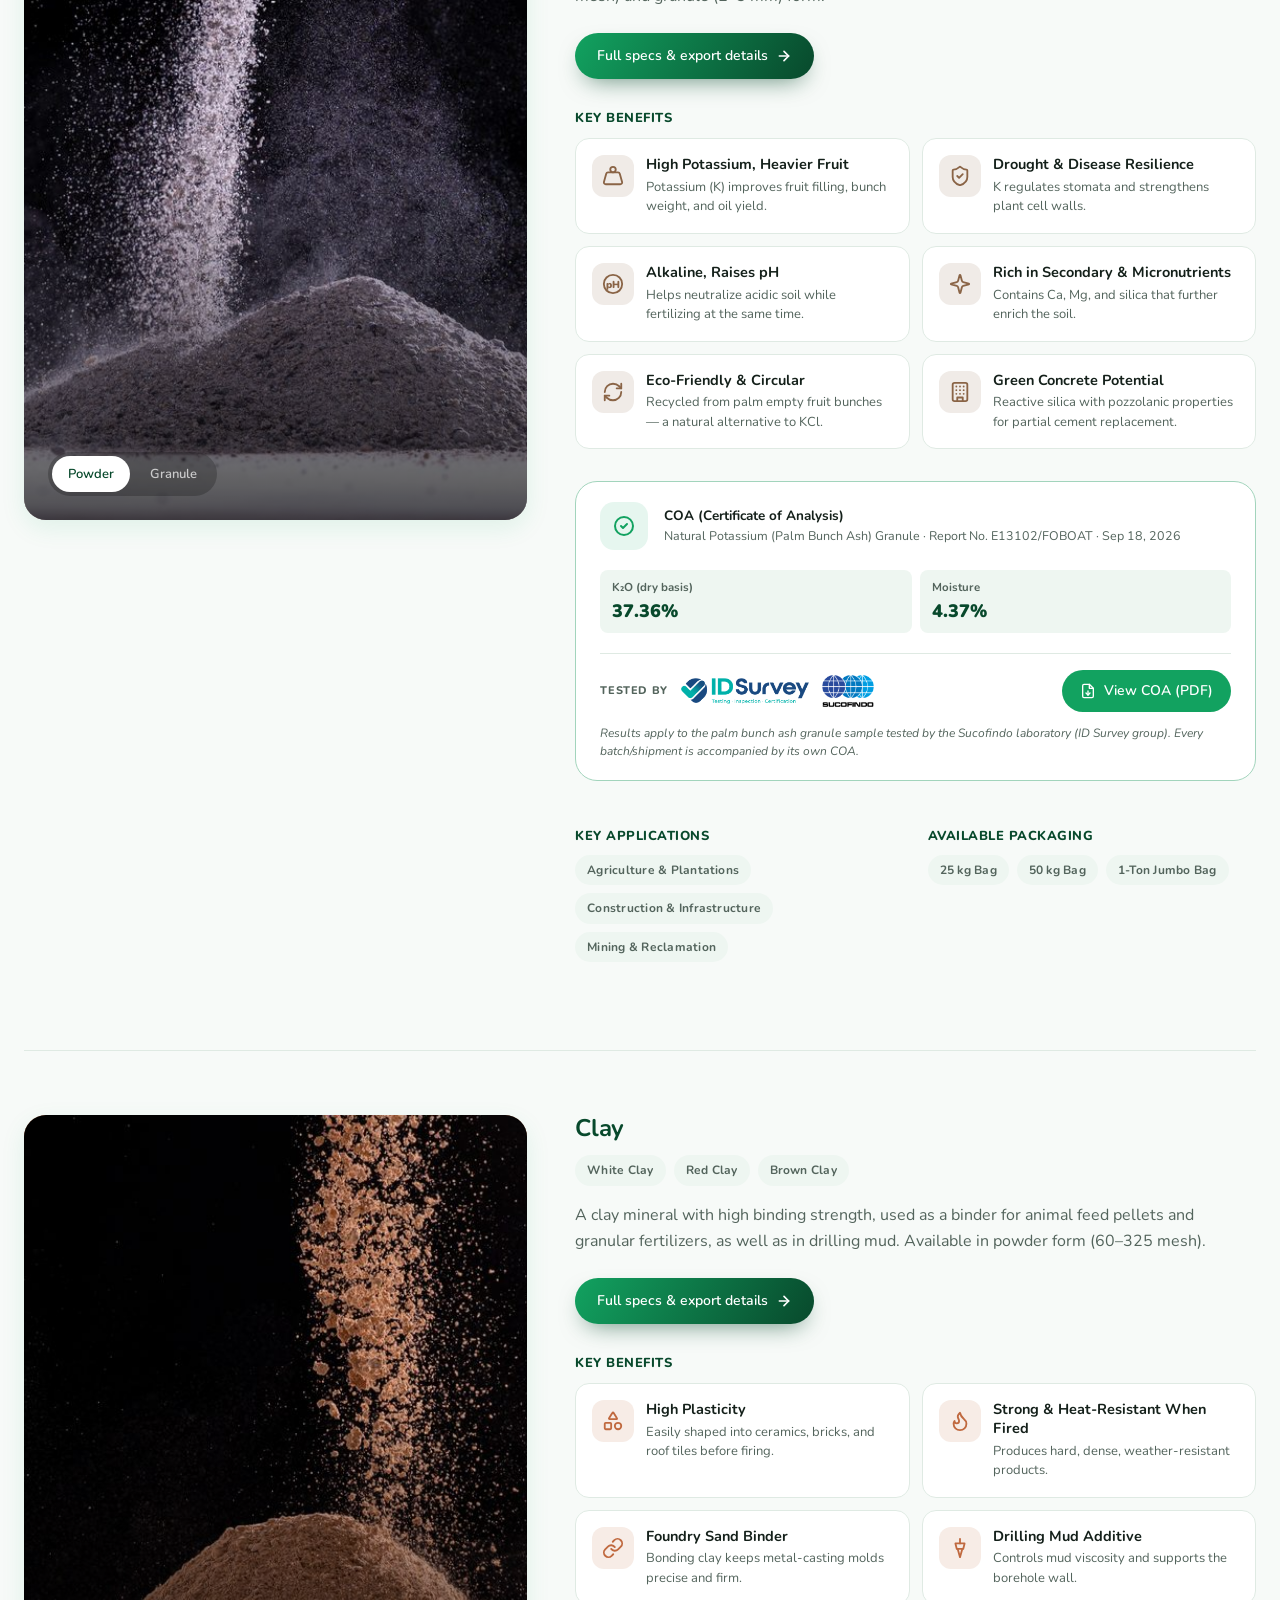
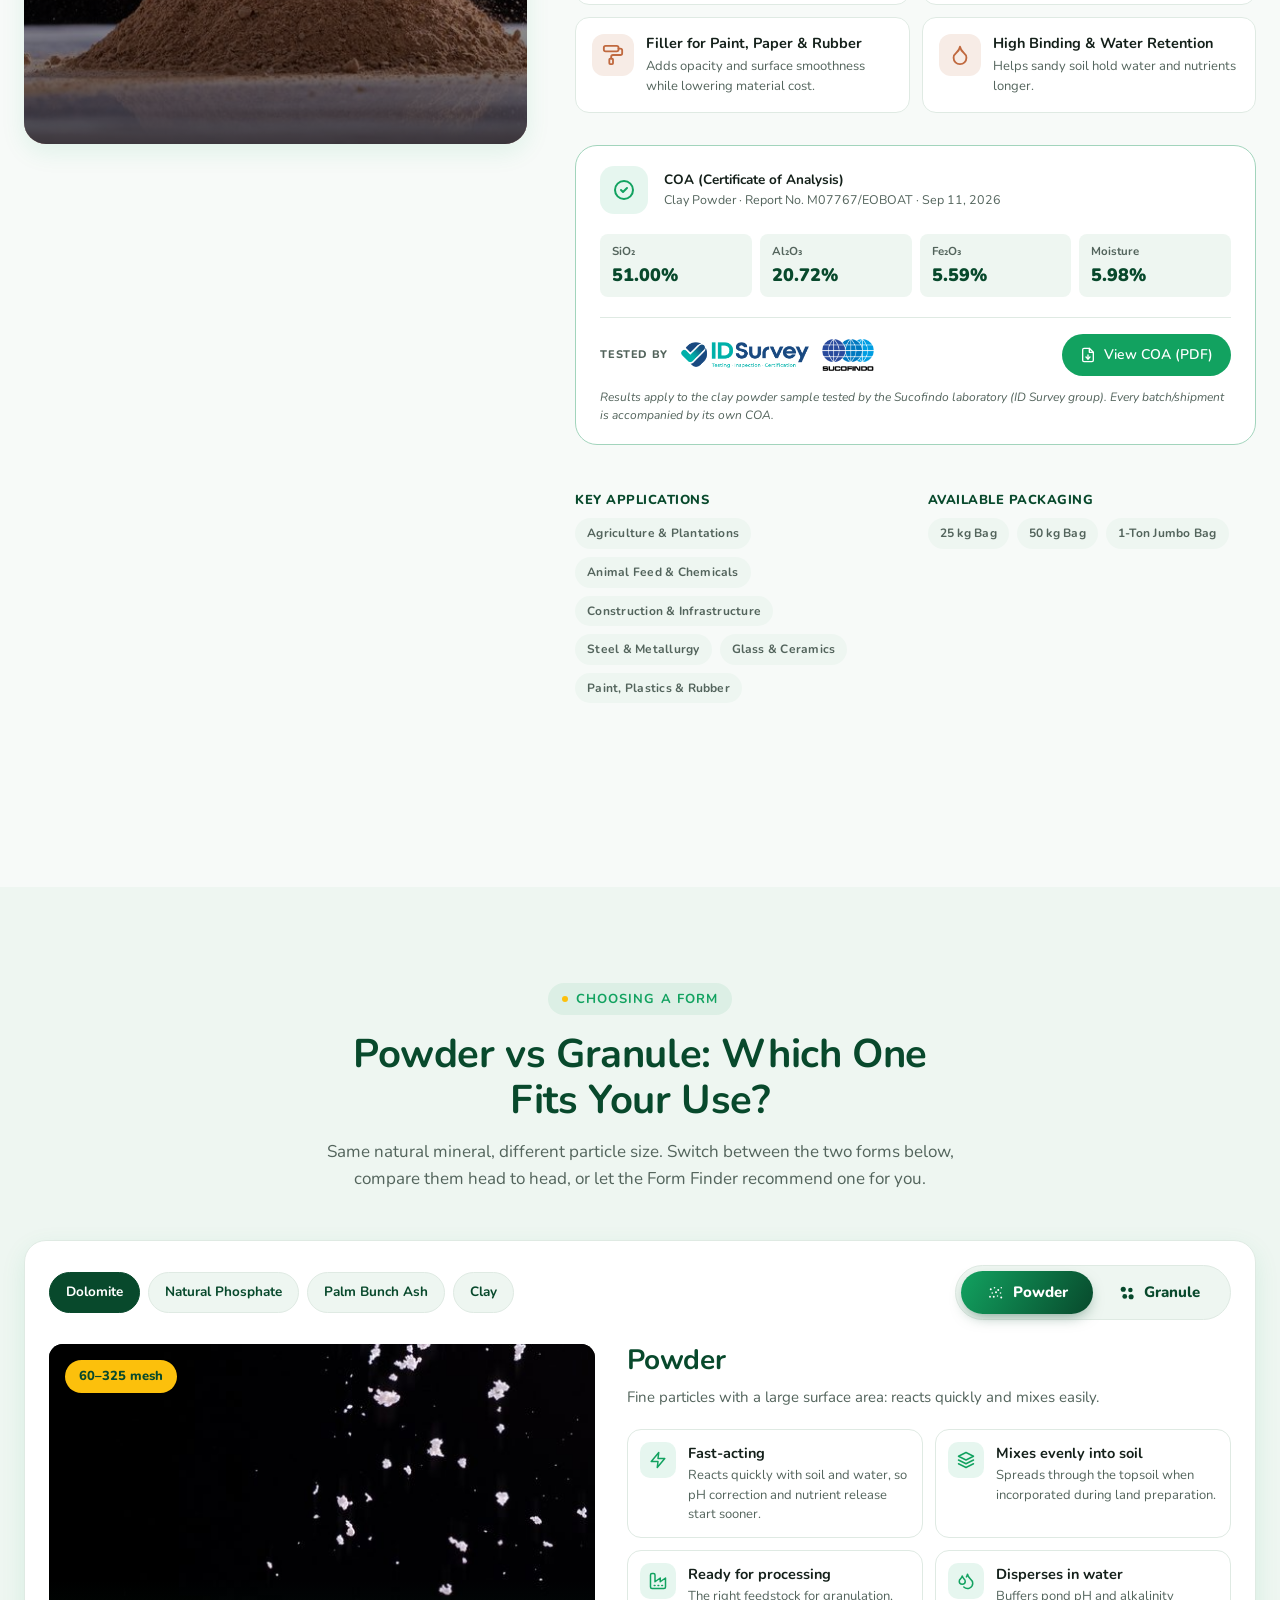
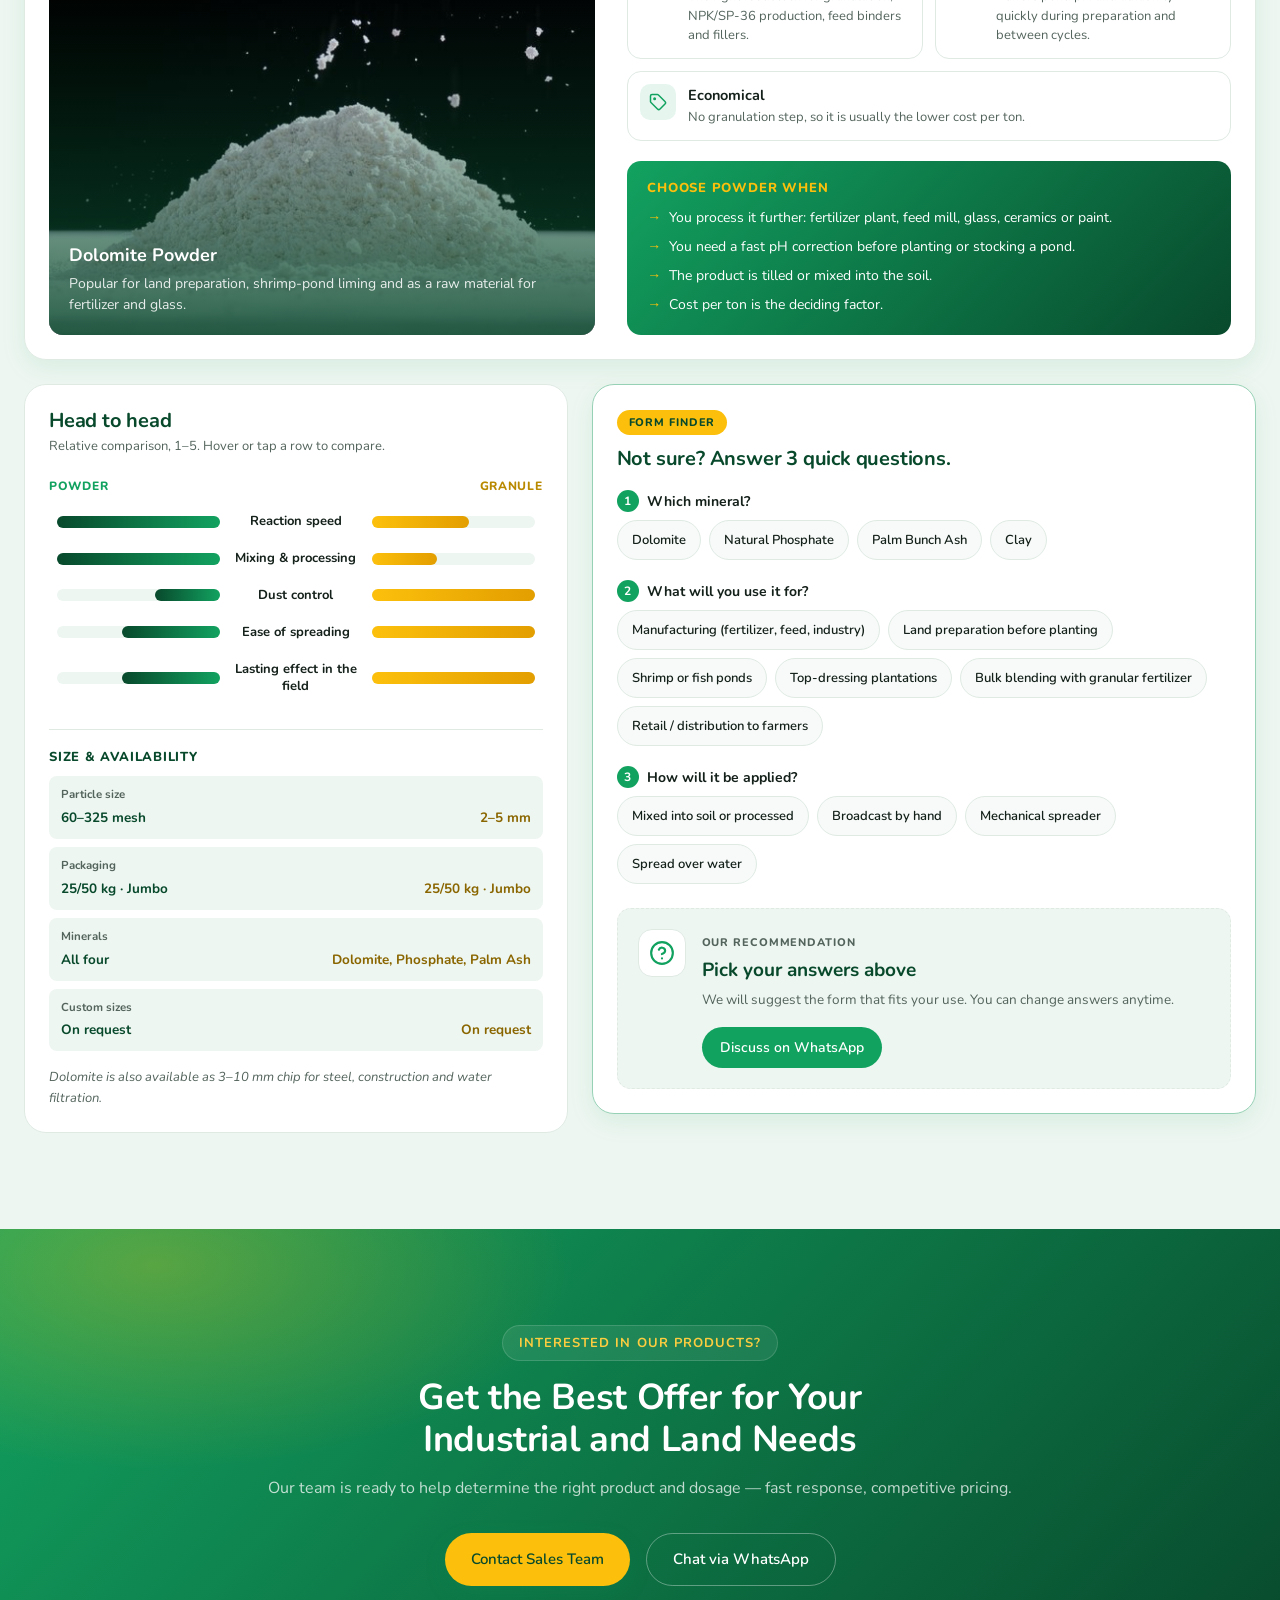
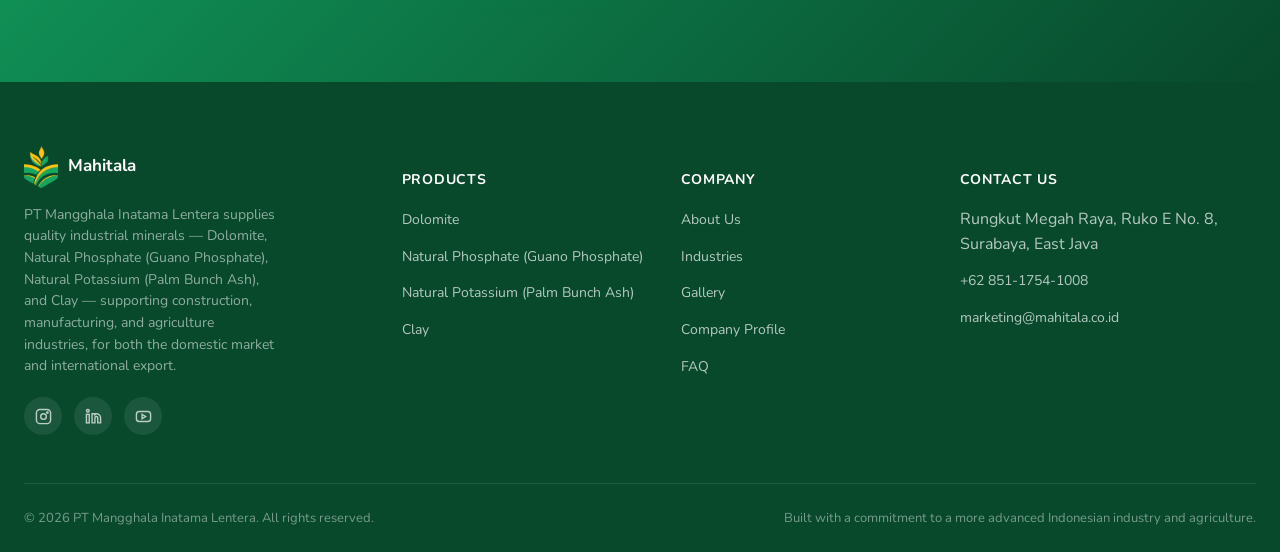
<file: products.html>
<!doctype html>
<html lang="en">
<head>
<meta charset="UTF-8">
<meta name="viewport" content="width=device-width, initial-scale=1, viewport-fit=cover">
<title>Product Details — PT Mangghala Inatama Lentera</title>
<meta name="description" content="Benefits, sector applications, and Certificates of Analysis for Dolomite, Natural Phosphate (Guano Phosphate), Natural Potassium (Palm Bunch Ash), and Clay from PT Mangghala Inatama Lentera.">
<link rel="canonical" href="https://mahitala.co.id/products.html">
<meta property="og:type" content="website">
<meta property="og:url" content="https://mahitala.co.id/products.html">
<meta property="og:site_name" content="Mahitala">
<meta property="og:locale" content="en_US">
<meta property="og:title" content="Product Details — PT Mangghala Inatama Lentera">
<meta property="og:description" content="Benefits, sector applications, and Certificates of Analysis for Dolomite, Natural Phosphate (Guano Phosphate), Natural Potassium (Palm Bunch Ash), and Clay from PT Mangghala Inatama Lentera.">
<meta property="og:image" content="https://mahitala.co.id/assets/logo-full.png">
<meta property="og:image:width" content="1576">
<meta property="og:image:height" content="425">
<meta property="og:image:alt" content="PT Mangghala Inatama Lentera (Mahitala) logo">
<meta name="twitter:card" content="summary_large_image">
<meta name="twitter:title" content="Product Details — PT Mangghala Inatama Lentera">
<meta name="twitter:description" content="Benefits, sector applications, and Certificates of Analysis for Dolomite, Natural Phosphate (Guano Phosphate), Natural Potassium (Palm Bunch Ash), and Clay from PT Mangghala Inatama Lentera.">
<meta name="twitter:image" content="https://mahitala.co.id/assets/logo-full.png">
<link rel="icon" type="image/png" href="assets/logo-icon.png">
<link rel="preconnect" href="https://fonts.googleapis.com">
<link rel="preconnect" href="https://fonts.gstatic.com" crossorigin>
<link href="https://fonts.googleapis.com/css2?family=Nunito:wght@400;500;600;700;800;900&display=swap" rel="stylesheet">
<link rel="stylesheet" href="css/style.css">
<script type="application/ld+json">
{
  "@context": "https://schema.org",
  "@type": "Organization",
  "name": "PT Mangghala Inatama Lentera",
  "alternateName": "Mahitala",
  "url": "https://mahitala.co.id/",
  "logo": "https://mahitala.co.id/assets/logo-full.png",
  "description": "Mineral agribusiness company based in Surabaya, East Java, Indonesia. Produces and supplies Dolomite, Natural Phosphate (Guano Phosphate), Natural Potassium (Palm Bunch Ash), and Clay in powder and granule form for agriculture, aquaculture, livestock, and industrial sectors, with export-ready capability for international buyers.",
  "address": {
    "@type": "PostalAddress",
    "streetAddress": "Rungkut Megah Raya, Ruko E No. 8, Kali Rungkut",
    "addressLocality": "Surabaya",
    "addressRegion": "East Java",
    "postalCode": "60293",
    "addressCountry": "ID"
  },
  "contactPoint": {
    "@type": "ContactPoint",
    "telephone": "+62-851-1754-1008",
    "contactType": "sales",
    "email": "marketing@mahitala.co.id",
    "areaServed": "Worldwide",
    "availableLanguage": [
      "English",
      "Indonesian"
    ]
  }
}
</script>
<script type="application/ld+json">
{
  "@context": "https://schema.org",
  "@type": "Product",
  "name": "Dolomite",
  "description": "A carbonate mineral that supplies Magnesium (Mg) and Calcium (Ca), sourced directly from deposits in East Java. Available in powder (60-325 mesh), granule (2-5 mm), and chip (3-10 mm) form, for construction, steel, glass, water treatment, and agriculture needs.",
  "image": "https://mahitala.co.id/assets/products/dolomite-powder.jpg",
  "sku": "dolomite",
  "category": "Industrial & Agricultural Minerals",
  "brand": {
    "@type": "Brand",
    "name": "Mahitala"
  },
  "manufacturer": {
    "@type": "Organization",
    "name": "PT Mangghala Inatama Lentera"
  },
  "url": "https://mahitala.co.id/dolomite-powder-supplier-indonesia.html"
}
</script>
<script type="application/ld+json">
{
  "@context": "https://schema.org",
  "@type": "Product",
  "name": "Natural Phosphate (Guano Phosphate)",
  "description": "A natural source of Phosphorus (P) from Indonesian guano deposits, serving as an alternative to imported phosphate as a raw material for SP-36/NPK fertilizers or for direct application on acidic soils. Available in powder (60-325 mesh) and granule (2-5 mm) form.",
  "image": "https://mahitala.co.id/assets/products/phosphate-powder.jpg",
  "sku": "phosphate",
  "category": "Industrial & Agricultural Minerals",
  "brand": {
    "@type": "Brand",
    "name": "Mahitala"
  },
  "manufacturer": {
    "@type": "Organization",
    "name": "PT Mangghala Inatama Lentera"
  },
  "url": "https://mahitala.co.id/guano-phosphate-indonesia.html"
}
</script>
<script type="application/ld+json">
{
  "@context": "https://schema.org",
  "@type": "Product",
  "name": "Natural Potassium (Palm Bunch Ash)",
  "description": "A natural Potassium (K) source made from empty oil palm fruit bunch ash, serving as a partial replacement for KCl and a neutralizer for acidic plantation soils. Available in powder (60-325 mesh) and granule (2-5 mm) form.",
  "image": "https://mahitala.co.id/assets/products/palmash-powder.jpg",
  "sku": "palmash",
  "category": "Industrial & Agricultural Minerals",
  "brand": {
    "@type": "Brand",
    "name": "Mahitala"
  },
  "manufacturer": {
    "@type": "Organization",
    "name": "PT Mangghala Inatama Lentera"
  },
  "url": "https://mahitala.co.id/palm-bunch-ash-potassium-fertilizer.html"
}
</script>
<script type="application/ld+json">
{
  "@context": "https://schema.org",
  "@type": "Product",
  "name": "Clay",
  "description": "A clay mineral with high binding strength, available as White, Red, and Brown Clay, used as a binder for animal feed pellets and granular fertilizers, as well as in drilling mud. Available in powder form (60-325 mesh).",
  "image": "https://mahitala.co.id/assets/products/clay-powder.jpg",
  "sku": "clay",
  "category": "Industrial & Agricultural Minerals",
  "brand": {
    "@type": "Brand",
    "name": "Mahitala"
  },
  "manufacturer": {
    "@type": "Organization",
    "name": "PT Mangghala Inatama Lentera"
  },
  "url": "https://mahitala.co.id/clay-supplier-indonesia.html"
}
</script>
</head>
<body>

<div class="scroll-progress" id="scrollProgress"></div>

<!-- ============ HEADER ============ -->
<header class="site-header" id="siteHeader">
  <div class="container">
    <a href="index.html#home" class="brand">
      <span class="brand-mark">
        <img src="assets/logo-icon.png" alt="Logo PT Mangghala Inatama Lentera" width="42" height="51">
      </span>
      <span class="brand-text">
        Mahitala
        <small>PT MANGGHALA INATAMA LENTERA</small>
      </span>
    </a>

    <nav class="header-nav" id="headerNav" aria-label="Primary">
      <a href="index.html#home">Home</a>
      <a href="products.html" class="active" aria-current="page">Products</a>
      <a href="gallery.html">Gallery</a>
      <a href="about.html">About Us</a>
    </nav>

    <div class="header-actions">
      <a href="index.html#kontak" class="btn btn-ghost btn-sm header-cta">Request a Quote</a>
      <button type="button" class="nav-toggle" id="navToggle" aria-label="Open menu" aria-expanded="false" aria-controls="headerNav">
        <svg viewBox="0 0 24 24" fill="none" stroke="currentColor" stroke-width="2" stroke-linecap="round" aria-hidden="true"><line class="nt-top" x1="4" y1="7" x2="20" y2="7"/><line class="nt-mid" x1="4" y1="12" x2="20" y2="12"/><line class="nt-bot" x1="4" y1="17" x2="20" y2="17"/></svg>
      </button>
    </div>
  </div>
</header>

<!-- ============ FLOATING DOCK NAV ============ -->
<nav class="dock-nav" id="dockNav" aria-label="Main navigation">
  <a href="index.html#home" class="dock-item" data-tooltip="Home">
    <svg viewBox="0 0 24 24" fill="none" stroke="currentColor" stroke-width="2" stroke-linecap="round" stroke-linejoin="round"><path d="M3 11.5 12 4l9 7.5"/><path d="M5.5 10v9a1 1 0 0 0 1 1H9a1 1 0 0 0 1-1v-4a1 1 0 0 1 1-1h2a1 1 0 0 1 1 1v4a1 1 0 0 0 1 1h2.5a1 1 0 0 0 1-1v-9"/></svg>
    <span class="dock-label">Home</span>
  </a>
  <a href="products.html" class="dock-item active" data-tooltip="Products">
    <svg viewBox="0 0 24 24" fill="none" stroke="currentColor" stroke-width="2" stroke-linecap="round" stroke-linejoin="round"><path d="M21 7.5 12 3 3 7.5l9 4.5 9-4.5Z"/><path d="M3 7.5v9L12 21l9-4.5v-9"/><path d="M12 12v9"/></svg>
    <span class="dock-label">Products</span>
  </a>
  <a href="gallery.html" class="dock-item" data-tooltip="Gallery">
    <svg viewBox="0 0 24 24" fill="none" stroke="currentColor" stroke-width="2" stroke-linecap="round" stroke-linejoin="round"><rect x="3" y="3" width="18" height="18" rx="2.5"/><circle cx="8.5" cy="8.5" r="1.5"/><path d="m21 15-5-5L5 21"/></svg>
    <span class="dock-label">Gallery</span>
  </a>
  <a href="about.html" class="dock-item" data-tooltip="About Us">
    <svg viewBox="0 0 24 24" fill="none" stroke="currentColor" stroke-width="2" stroke-linecap="round" stroke-linejoin="round"><circle cx="12" cy="12" r="9"/><line x1="12" y1="16" x2="12" y2="11.5"/><line x1="12" y1="8" x2="12.01" y2="8"/></svg>
    <span class="dock-label">About Us</span>
  </a>
  <a href="index.html#faq" class="dock-item" data-tooltip="FAQ">
    <svg viewBox="0 0 24 24" fill="none" stroke="currentColor" stroke-width="2" stroke-linecap="round" stroke-linejoin="round"><circle cx="12" cy="12" r="9"/><path d="M9.5 9a2.5 2.5 0 1 1 3.6 2.24c-.77.37-1.35 1.1-1.35 1.96V13.5"/><line x1="12" y1="17" x2="12.01" y2="17"/></svg>
    <span class="dock-label">FAQ</span>
  </a>
  <a href="index.html#kontak" class="dock-item" data-tooltip="Contact">
    <svg viewBox="0 0 24 24" fill="none" stroke="currentColor" stroke-width="2" stroke-linecap="round" stroke-linejoin="round"><rect x="3" y="5" width="18" height="14" rx="2.5"/><path d="m4 7 8 6 8-6"/></svg>
    <span class="dock-label">Contact</span>
  </a>
  <span class="dock-sep" aria-hidden="true"></span>
  <a href="https://wa.me/6285117541008" class="dock-item" target="_blank" rel="noopener" data-tooltip="WhatsApp">
    <svg viewBox="0 0 24 24" fill="currentColor"><path d="M12.04 2C6.58 2 2.13 6.45 2.13 11.91c0 1.75.46 3.45 1.32 4.95L2 22l5.28-1.38a9.9 9.9 0 0 0 4.76 1.21h.01c5.46 0 9.91-4.45 9.91-9.91C21.96 6.45 17.5 2 12.04 2z"/></svg>
    <span class="dock-label">WhatsApp</span>
  </a>
  <a href="#" class="dock-item" target="_blank" rel="noopener" data-tooltip="Instagram">
    <svg viewBox="0 0 24 24" fill="none" stroke="currentColor" stroke-width="2" stroke-linecap="round" stroke-linejoin="round"><rect x="2" y="2" width="20" height="20" rx="5"/><circle cx="12" cy="12" r="4"/><circle cx="17.5" cy="6.5" r="1"/></svg>
    <span class="dock-label">Instagram</span>
  </a>
</nav>

<main>
  <!-- ============ PRODUCTS HERO ============ -->
  <section class="page-hero">
    <canvas id="heroCanvas" class="hero-canvas" aria-hidden="true"></canvas>
    <div class="page-hero-scrim" aria-hidden="true"></div>
    <div class="container page-hero-grid">
      <div class="page-hero-copy reveal">
        <span class="hero-eyebrow">Product Details</span>
        <h1>Four Natural Minerals, <em>Lab-Tested</em> &amp; Documented</h1>
        <p class="hero-lede">Key benefits, sector applications, and certificates of analysis for every mineral line we produce — in powder and granule form.</p>
        <nav class="pdetail-jump" aria-label="Jump to product">
          <a href="#dolomite">Dolomite</a>
          <a href="#phosphate">Natural Phosphate (Guano Phosphate)</a>
          <a href="#palmash">Natural Potassium (Palm Bunch Ash)</a>
          <a href="#clay">Clay</a>
          <a href="#powder-vs-granule" class="is-accent">Powder vs Granule</a>
        </nav>
        <div class="page-hero-labs">
          <small>Lab-tested by</small>
          <span class="labs-pill">
            <img src="assets/labs/idsurvey.png" alt="ID Survey" class="lab-idsurvey" width="479" height="96">
            <img src="assets/labs/sucofindo.png" alt="Sucofindo" class="lab-sucofindo" width="174" height="120">
          </span>
        </div>
      </div>
      <div class="page-hero-visual phv-products reveal" aria-label="Our products">
        <a class="phv-tile dolomite" href="#dolomite">
          <img src="assets/products/dolomite-powder.jpg" alt="Dolomite" width="900" height="601">
          <span class="phv-label"><small>MgCa(CO₃)₂</small>Dolomite</span>
        </a>
        <a class="phv-tile phosphate" href="#phosphate">
          <img src="assets/products/phosphate-powder.jpg" alt="Natural Phosphate (Guano Phosphate)" width="900" height="601">
          <span class="phv-label"><small>P₂O₅</small>Natural Phosphate (Guano Phosphate)</span>
        </a>
        <a class="phv-tile palmash" href="#palmash">
          <img src="assets/products/palmash-powder.jpg" alt="Natural Potassium (Palm Bunch Ash)" width="900" height="601">
          <span class="phv-label"><small>K₂O</small>Natural Potassium (Palm Bunch Ash)</span>
        </a>
        <a class="phv-tile clay" href="#clay">
          <img src="assets/products/clay-powder.jpg" alt="Clay" width="900" height="601">
          <span class="phv-label"><small>Al₂Si₄O₁₀(OH)₂·nH₂O</small>Clay</span>
        </a>
      </div>
    </div>
  </section>

  <!-- ============ PRODUCT DETAILS ============ -->
  <section class="section" style="padding-top:0">
    <div class="container">

      <!-- Dolomite -->
      <div class="product-detail reveal" id="dolomite">
        <div class="pdetail-visual dolomite" data-photo-powder="assets/products/dolomite-powder.jpg" data-photo-granule="assets/products/dolomite-granule.jpg" data-photo-chip="assets/products/dolomite-chip.jpg">
          <img class="pdetail-visual-photo" src="assets/products/dolomite-powder.jpg" alt="Dolomite Powder" loading="lazy" width="900" height="601">
          <div class="form-toggle">
            <button class="active" data-form="powder">Powder</button>
            <button data-form="granule">Granule</button>
            <button data-form="chip">Chip</button>
          </div>
        </div>
        <div class="pdetail-content">
          <h3>Dolomite</h3>
          <p>Available in powder (60–325 mesh), granule (2–5 mm), and chip (3–10 mm) form, for construction, steel, glass, water treatment, and agriculture needs.</p>
          <a class="btn btn-dark btn-sm pdetail-more" href="dolomite-powder-supplier-indonesia.html">Full specs &amp; export details <svg viewBox="0 0 24 24" fill="none" stroke="currentColor" stroke-width="2.4" stroke-linecap="round" stroke-linejoin="round" aria-hidden="true"><line x1="5" y1="12" x2="19" y2="12"/><polyline points="12 5 19 12 12 19"/></svg></a>


          <h4 class="benefit-grid-title">Key Benefits</h4>
          <ul class="benefit-grid dolomite stagger-group" data-benefits="dolomite"><li class="benefit-tile"><span class="benefit-icon"><svg viewBox="0 0 24 24" fill="none" stroke="currentColor" stroke-width="2" stroke-linecap="round" stroke-linejoin="round" aria-hidden="true"><text x="12" y="16" text-anchor="middle" font-size="11" font-weight="900" fill="currentColor" stroke="none" font-family="Nunito, Segoe UI, Arial, sans-serif">pH</text><circle cx="12" cy="12" r="10"/></svg></span><div><strong>Raises Soil &amp; Water pH</strong><p>Gradually neutralizes acidic soil and pond water — gentler than quicklime.</p></div></li><li class="benefit-tile"><span class="benefit-icon"><svg viewBox="0 0 24 24" fill="none" stroke="currentColor" stroke-width="2" stroke-linecap="round" stroke-linejoin="round" aria-hidden="true"><path d="M2 6c.6.5 1.2 1 2.5 1C7 7 7 5 9.5 5c2.6 0 2.4 2 5 2 2.5 0 2.5-2 5-2 1.3 0 1.9.5 2.5 1"/><path d="M2 12c.6.5 1.2 1 2.5 1 2.5 0 2.5-2 5-2 2.6 0 2.4 2 5 2 2.5 0 2.5-2 5-2 1.3 0 1.9.5 2.5 1"/><path d="M2 18c.6.5 1.2 1 2.5 1 2.5 0 2.5-2 5-2 2.6 0 2.4 2 5 2 2.5 0 2.5-2 5-2 1.3 0 1.9.5 2.5 1"/></svg></span><div><strong>Stabilizes Water Alkalinity</strong><p>Keeps water buffered so daily pH doesn't swing sharply in ponds.</p></div></li><li class="benefit-tile"><span class="benefit-icon"><svg viewBox="0 0 24 24" fill="none" stroke="currentColor" stroke-width="2" stroke-linecap="round" stroke-linejoin="round" aria-hidden="true"><circle cx="12" cy="12" r="1"/><path d="M20.2 20.2c2.04-2.03.02-7.36-4.5-11.9-4.52-4.52-9.87-6.54-11.9-4.5-2.04 2.03-.02 7.36 4.5 11.9 4.52 4.52 9.87 6.54 11.9 4.5Z"/><path d="M15.7 15.7c4.52-4.54 6.54-9.87 4.5-11.9-2.03-2.04-7.36-.02-11.9 4.5-4.52 4.54-6.54 9.87-4.5 11.9 2.03 2.04 7.36.02 11.9-4.5Z"/></svg></span><div><strong>Calcium &amp; Magnesium Source</strong><p>Ca strengthens plant tissue; Mg is the core of chlorophyll — greener leaves, better photosynthesis.</p></div></li><li class="benefit-tile"><span class="benefit-icon"><svg viewBox="0 0 24 24" fill="none" stroke="currentColor" stroke-width="2" stroke-linecap="round" stroke-linejoin="round" aria-hidden="true"><path d="M12.83 2.18a2 2 0 0 0-1.66 0L2.6 6.08a1 1 0 0 0 0 1.83l8.58 3.91a2 2 0 0 0 1.66 0l8.58-3.9a1 1 0 0 0 0-1.83Z"/><path d="m22 17.65-9.17 4.16a2 2 0 0 1-1.66 0L2 17.65"/><path d="m22 12.65-9.17 4.16a2 2 0 0 1-1.66 0L2 12.65"/></svg></span><div><strong>Improves Soil Structure</strong><p>Looser soil, active microbes, and more efficient NPK uptake.</p></div></li><li class="benefit-tile"><span class="benefit-icon"><svg viewBox="0 0 24 24" fill="none" stroke="currentColor" stroke-width="2" stroke-linecap="round" stroke-linejoin="round" aria-hidden="true"><path d="M8.5 14.5A2.5 2.5 0 0 0 11 12c0-1.38-.5-2-1-3-1.072-2.143-.224-4.054 2-6 .5 2.5 2 4.9 4 6.5 2 1.6 3 3.5 3 5.5a7 7 0 1 1-14 0c0-1.153.433-2.294 1-3a2.5 2.5 0 0 0 2.5 2.5z"/></svg></span><div><strong>Steel Flux &amp; Construction Material</strong><p>Binds impurities into slag in furnaces and serves as cement filler and aggregate.</p></div></li><li class="benefit-tile"><span class="benefit-icon"><svg viewBox="0 0 24 24" fill="none" stroke="currentColor" stroke-width="2" stroke-linecap="round" stroke-linejoin="round" aria-hidden="true"><path d="M6 3h12l4 6-10 13L2 9Z"/><path d="M11 3 8 9l4 13 4-13-3-6"/><path d="M2 9h20"/></svg></span><div><strong>Glass &amp; Ceramics Raw Material</strong><p>A CaO &amp; MgO source that makes glass more chemically durable and less prone to clouding.</p></div></li></ul>



          <div class="coa-card coa-verified">
            <div class="coa-head">
              <div class="coa-icon">
                <svg viewBox="0 0 24 24" fill="none" stroke="currentColor" stroke-width="2" stroke-linecap="round" stroke-linejoin="round"><path d="M9 12l2 2 4-4"/><circle cx="12" cy="12" r="9"/></svg>
              </div>
              <p><strong>COA (Certificate of Analysis)</strong><br><span>Dolomite Powder · Report No. E13103/FOBOAT · Sep 18, 2026</span></p>
            </div>
            <dl class="coa-results"><div><dt>CaO</dt><dd>31.74%</dd></div><div><dt>MgO</dt><dd>22.30%</dd></div><div><dt>Neutralizing value (as CaCO₃)</dt><dd>103.26%</dd></div><div><dt>Moisture</dt><dd>0.55%</dd></div></dl>
            <div class="coa-foot">
              <div class="coa-labs">
                <small>Tested by</small>
                <img src="assets/labs/idsurvey.png" alt="ID Survey" class="lab-idsurvey" width="479" height="96" loading="lazy">
                <img src="assets/labs/sucofindo.png" alt="Sucofindo" class="lab-sucofindo" width="174" height="120" loading="lazy">
              </div>
              <a href="assets/coa/coa-dolomite-powder.pdf" class="btn btn-dark btn-sm coa-download" target="_blank" rel="noopener"><svg viewBox="0 0 24 24" fill="none" stroke="currentColor" stroke-width="2" stroke-linecap="round" stroke-linejoin="round" aria-hidden="true"><path d="M14 2H6a2 2 0 0 0-2 2v16a2 2 0 0 0 2 2h12a2 2 0 0 0 2-2V8z"/><polyline points="14 2 14 8 20 8"/><line x1="12" y1="18" x2="12" y2="12"/><polyline points="9 15 12 18 15 15"/></svg>View COA (PDF)</a>
            </div>
            <p class="coa-note">Results apply to the dolomite powder sample tested by the Sucofindo laboratory (ID Survey group). Every batch/shipment is accompanied by its own COA.</p>
          </div>

          <div class="pdetail-meta">
            <div class="pdetail-meta-col">
              <h5 class="benefit-grid-title">Key Applications</h5>
              <div class="spec-pills">
                <a href="index.html#sector-pertanian" class="spec-pill">Agriculture &amp; Plantations</a>
                <a href="index.html#sector-tambak" class="spec-pill">Fisheries &amp; Aquaculture</a>
                <a href="index.html#sector-pakan" class="spec-pill">Animal Feed &amp; Chemicals</a>
                <a href="index.html#sector-konstruksi" class="spec-pill">Construction &amp; Infrastructure</a>
                <a href="index.html#sector-baja" class="spec-pill">Steel &amp; Metallurgy</a>
                <a href="index.html#sector-kaca" class="spec-pill">Glass &amp; Ceramics</a>
                <a href="index.html#sector-reklamasi" class="spec-pill">Mining &amp; Reclamation</a>
                <a href="index.html#sector-cat" class="spec-pill">Paint, Plastics &amp; Rubber</a>
              </div>
            </div>
            <div class="pdetail-meta-col">
              <h5 class="benefit-grid-title">Available Packaging</h5>
              <div class="spec-pills">
                <span class="spec-pill">25 kg Bag</span>
                <span class="spec-pill">50 kg Bag</span>
                <span class="spec-pill">1-Ton Jumbo Bag</span>
              </div>
            </div>
          </div>
        </div>
      </div>

      <!-- Natural Phosphate (Guano Phosphate) -->
      <div class="product-detail reveal" id="phosphate">
        <div class="pdetail-visual phosphate" data-photo-powder="assets/products/phosphate-powder.jpg" data-photo-granule="assets/products/phosphate-granule.jpg">
          <img class="pdetail-visual-photo" src="assets/products/phosphate-powder.jpg" alt="Natural Phosphate (Guano Phosphate) Powder" loading="lazy" width="900" height="601">
          <div class="form-toggle">
            <button class="active" data-form="powder">Powder</button>
            <button data-form="granule">Granule</button>
          </div>
        </div>
        <div class="pdetail-content">
          <h3>Natural Phosphate (Guano Phosphate)</h3>
          <p>A natural source of Phosphorus (P) from Indonesian guano deposits, serving as an alternative to imported phosphate as a raw material for SP-36/NPK fertilizers or for direct application on acidic soils. Available in powder (60–325 mesh) and granule (2–5 mm) form.</p>
          <a class="btn btn-dark btn-sm pdetail-more" href="guano-phosphate-indonesia.html">Full specs &amp; export details <svg viewBox="0 0 24 24" fill="none" stroke="currentColor" stroke-width="2.4" stroke-linecap="round" stroke-linejoin="round" aria-hidden="true"><line x1="5" y1="12" x2="19" y2="12"/><polyline points="12 5 19 12 12 19"/></svg></a>


          <h4 class="benefit-grid-title">Key Benefits</h4>
          <ul class="benefit-grid phosphate stagger-group" data-benefits="phosphate"><li class="benefit-tile"><span class="benefit-icon"><svg viewBox="0 0 24 24" fill="none" stroke="currentColor" stroke-width="2" stroke-linecap="round" stroke-linejoin="round" aria-hidden="true"><path d="M12 2v8"/><path d="M5 10h14"/><path d="M12 10v5l-3 3v4"/><path d="M12 15l3 3v4"/><path d="M12 13l-5 3v3"/><path d="M12 13l5 3v3"/></svg></span><div><strong>Strong, Wide Roots</strong><p>Phosphorus (P) drives root growth so plants stand firmer and take up more nutrients.</p></div></li><li class="benefit-tile"><span class="benefit-icon"><svg viewBox="0 0 24 24" fill="none" stroke="currentColor" stroke-width="2" stroke-linecap="round" stroke-linejoin="round" aria-hidden="true"><circle cx="12" cy="12" r="3"/><path d="M12 16.5A4.5 4.5 0 1 1 7.5 12 4.5 4.5 0 1 1 12 7.5a4.5 4.5 0 1 1 4.5 4.5 4.5 4.5 0 1 1-4.5 4.5"/><path d="M12 7.5V9"/><path d="M7.5 12H9"/><path d="M16.5 12H15"/><path d="M12 16.5V15"/></svg></span><div><strong>Uniform Flowering &amp; Fruiting</strong><p>Supports flower, fruit, and seed formation — for a bigger harvest.</p></div></li><li class="benefit-tile"><span class="benefit-icon"><svg viewBox="0 0 24 24" fill="none" stroke="currentColor" stroke-width="2" stroke-linecap="round" stroke-linejoin="round" aria-hidden="true"><circle cx="12" cy="12" r="10"/><polyline points="12 6 12 12 16 14"/></svg></span><div><strong>Slow Release, Fewer Applications</strong><p>Nutrients release gradually with a residual effect lasting several seasons.</p></div></li><li class="benefit-tile"><span class="benefit-icon"><svg viewBox="0 0 24 24" fill="none" stroke="currentColor" stroke-width="2" stroke-linecap="round" stroke-linejoin="round" aria-hidden="true"><text x="12" y="16" text-anchor="middle" font-size="11" font-weight="900" fill="currentColor" stroke="none" font-family="Nunito, Segoe UI, Arial, sans-serif">pH</text><circle cx="12" cy="12" r="10"/></svg></span><div><strong>Effective on Acidic &amp; Peat Soils</strong><p>The more acidic the soil, the more readily rock phosphate dissolves for plants.</p></div></li><li class="benefit-tile"><span class="benefit-icon"><svg viewBox="0 0 24 24" fill="none" stroke="currentColor" stroke-width="2" stroke-linecap="round" stroke-linejoin="round" aria-hidden="true"><path d="M17 10c.7-.7 1.69 0 2.5 0a2.5 2.5 0 1 0 0-5 .5.5 0 0 1-.5-.5 2.5 2.5 0 1 0-5 0c0 .81.7 1.8 0 2.5l-7 7c-.7.7-1.69 0-2.5 0a2.5 2.5 0 0 0 0 5c.28 0 .5.22.5.5a2.5 2.5 0 1 0 5 0c0-.81-.7-1.8 0-2.5Z"/></svg></span><div><strong>Animal Feed Mineral</strong><p>P &amp; Ca for strong bones, optimal growth, and thicker eggshells.</p></div></li><li class="benefit-tile"><span class="benefit-icon"><svg viewBox="0 0 24 24" fill="none" stroke="currentColor" stroke-width="2" stroke-linecap="round" stroke-linejoin="round" aria-hidden="true"><path d="M10 2v7.527a2 2 0 0 1-.211.896L4.72 20.55a1 1 0 0 0 .9 1.45h12.76a1 1 0 0 0 .9-1.45l-5.069-10.127A2 2 0 0 1 14 9.527V2"/><path d="M8.5 2h7"/><path d="M7 16h10"/></svg></span><div><strong>Chemical Industry Feedstock</strong><p>Processed into phosphoric acid and phosphate compounds for many industries.</p></div></li></ul>

          <div class="pdetail-meta">
            <div class="pdetail-meta-col">
              <h5 class="benefit-grid-title">Key Applications</h5>
              <div class="spec-pills">
                <a href="index.html#sector-pertanian" class="spec-pill">Agriculture &amp; Plantations</a>
                <a href="index.html#sector-tambak" class="spec-pill">Fisheries &amp; Aquaculture</a>
                <a href="index.html#sector-pakan" class="spec-pill">Animal Feed &amp; Chemicals</a>
                <a href="index.html#sector-reklamasi" class="spec-pill">Mining &amp; Reclamation</a>
              </div>
            </div>
            <div class="pdetail-meta-col">
              <h5 class="benefit-grid-title">Available Packaging</h5>
              <div class="spec-pills">
                <span class="spec-pill">25 kg Bag</span>
                <span class="spec-pill">50 kg Bag</span>
                <span class="spec-pill">1-Ton Jumbo Bag</span>
              </div>
            </div>
          </div>

        </div>
      </div>

      <!-- Natural Potassium (Palm Bunch Ash) -->
      <div class="product-detail reveal" id="palmash">
        <div class="pdetail-visual palmash" data-photo-powder="assets/products/palmash-powder.jpg" data-photo-granule="assets/products/palmash-granule.jpg">
          <img class="pdetail-visual-photo" src="assets/products/palmash-powder.jpg" alt="Natural Potassium (Palm Bunch Ash) Powder" loading="lazy" width="900" height="600">
          <div class="form-toggle">
            <button class="active" data-form="powder">Powder</button>
            <button data-form="granule">Granule</button>
          </div>
        </div>
        <div class="pdetail-content">
          <h3>Natural Potassium (Palm Bunch Ash)</h3>
          <p>A natural Potassium (K) source made from empty oil palm fruit bunch ash, serving as a partial replacement for KCl and a neutralizer for acidic plantation soils. Available in powder (60–325 mesh) and granule (2–5 mm) form.</p>
          <a class="btn btn-dark btn-sm pdetail-more" href="palm-bunch-ash-potassium-fertilizer.html">Full specs &amp; export details <svg viewBox="0 0 24 24" fill="none" stroke="currentColor" stroke-width="2.4" stroke-linecap="round" stroke-linejoin="round" aria-hidden="true"><line x1="5" y1="12" x2="19" y2="12"/><polyline points="12 5 19 12 12 19"/></svg></a>


          <h4 class="benefit-grid-title">Key Benefits</h4>
          <ul class="benefit-grid palmash stagger-group" data-benefits="palmash"><li class="benefit-tile"><span class="benefit-icon"><svg viewBox="0 0 24 24" fill="none" stroke="currentColor" stroke-width="2" stroke-linecap="round" stroke-linejoin="round" aria-hidden="true"><circle cx="12" cy="5" r="3"/><path d="M6.5 8a2 2 0 0 0-1.905 1.46L2.1 18.5A2 2 0 0 0 4 21h16a2 2 0 0 0 1.925-2.54L19.4 9.5A2 2 0 0 0 17.48 8Z"/></svg></span><div><strong>High Potassium, Heavier Fruit</strong><p>Potassium (K) improves fruit filling, bunch weight, and oil yield.</p></div></li><li class="benefit-tile"><span class="benefit-icon"><svg viewBox="0 0 24 24" fill="none" stroke="currentColor" stroke-width="2" stroke-linecap="round" stroke-linejoin="round" aria-hidden="true"><path d="M20 13c0 5-3.5 7.5-7.66 8.95a1 1 0 0 1-.67-.01C7.5 20.5 4 18 4 13V6a1 1 0 0 1 1-1c2 0 4.5-1.2 6.24-2.72a1.17 1.17 0 0 1 1.52 0C14.51 3.81 17 5 19 5a1 1 0 0 1 1 1z"/><path d="m9 12 2 2 4-4"/></svg></span><div><strong>Drought &amp; Disease Resilience</strong><p>K regulates stomata and strengthens plant cell walls.</p></div></li><li class="benefit-tile"><span class="benefit-icon"><svg viewBox="0 0 24 24" fill="none" stroke="currentColor" stroke-width="2" stroke-linecap="round" stroke-linejoin="round" aria-hidden="true"><text x="12" y="16" text-anchor="middle" font-size="11" font-weight="900" fill="currentColor" stroke="none" font-family="Nunito, Segoe UI, Arial, sans-serif">pH</text><circle cx="12" cy="12" r="10"/></svg></span><div><strong>Alkaline, Raises pH</strong><p>Helps neutralize acidic soil while fertilizing at the same time.</p></div></li><li class="benefit-tile"><span class="benefit-icon"><svg viewBox="0 0 24 24" fill="none" stroke="currentColor" stroke-width="2" stroke-linecap="round" stroke-linejoin="round" aria-hidden="true"><path d="M9.937 15.5A2 2 0 0 0 8.5 14.063l-6.135-1.582a.5.5 0 0 1 0-.962L8.5 9.936A2 2 0 0 0 9.937 8.5l1.582-6.135a.5.5 0 0 1 .963 0L14.063 8.5A2 2 0 0 0 15.5 9.937l6.135 1.581a.5.5 0 0 1 0 .964L15.5 14.063a2 2 0 0 0-1.437 1.437l-1.582 6.135a.5.5 0 0 1-.963 0z"/></svg></span><div><strong>Rich in Secondary &amp; Micronutrients</strong><p>Contains Ca, Mg, and silica that further enrich the soil.</p></div></li><li class="benefit-tile"><span class="benefit-icon"><svg viewBox="0 0 24 24" fill="none" stroke="currentColor" stroke-width="2" stroke-linecap="round" stroke-linejoin="round" aria-hidden="true"><path d="M3 12a9 9 0 0 1 9-9 9.75 9.75 0 0 1 6.74 2.74L21 8"/><path d="M21 3v5h-5"/><path d="M21 12a9 9 0 0 1-9 9 9.75 9.75 0 0 1-6.74-2.74L3 16"/><path d="M8 16H3v5"/></svg></span><div><strong>Eco-Friendly &amp; Circular</strong><p>Recycled from palm empty fruit bunches — a natural alternative to KCl.</p></div></li><li class="benefit-tile"><span class="benefit-icon"><svg viewBox="0 0 24 24" fill="none" stroke="currentColor" stroke-width="2" stroke-linecap="round" stroke-linejoin="round" aria-hidden="true"><rect width="16" height="20" x="4" y="2" rx="2"/><path d="M9 22v-4h6v4"/><path d="M8 6h.01"/><path d="M16 6h.01"/><path d="M12 6h.01"/><path d="M12 10h.01"/><path d="M12 14h.01"/><path d="M16 10h.01"/><path d="M16 14h.01"/><path d="M8 10h.01"/><path d="M8 14h.01"/></svg></span><div><strong>Green Concrete Potential</strong><p>Reactive silica with pozzolanic properties for partial cement replacement.</p></div></li></ul>



          <div class="coa-card coa-verified">
            <div class="coa-head">
              <div class="coa-icon">
                <svg viewBox="0 0 24 24" fill="none" stroke="currentColor" stroke-width="2" stroke-linecap="round" stroke-linejoin="round"><path d="M9 12l2 2 4-4"/><circle cx="12" cy="12" r="9"/></svg>
              </div>
              <p><strong>COA (Certificate of Analysis)</strong><br><span>Natural Potassium (Palm Bunch Ash) Granule · Report No. E13102/FOBOAT · Sep 18, 2026</span></p>
            </div>
            <dl class="coa-results is-2"><div><dt>K₂O (dry basis)</dt><dd>37.36%</dd></div><div><dt>Moisture</dt><dd>4.37%</dd></div></dl>
            <div class="coa-foot">
              <div class="coa-labs">
                <small>Tested by</small>
                <img src="assets/labs/idsurvey.png" alt="ID Survey" class="lab-idsurvey" width="479" height="96" loading="lazy">
                <img src="assets/labs/sucofindo.png" alt="Sucofindo" class="lab-sucofindo" width="174" height="120" loading="lazy">
              </div>
              <a href="assets/coa/coa-palmash-granule.pdf" class="btn btn-dark btn-sm coa-download" target="_blank" rel="noopener"><svg viewBox="0 0 24 24" fill="none" stroke="currentColor" stroke-width="2" stroke-linecap="round" stroke-linejoin="round" aria-hidden="true"><path d="M14 2H6a2 2 0 0 0-2 2v16a2 2 0 0 0 2 2h12a2 2 0 0 0 2-2V8z"/><polyline points="14 2 14 8 20 8"/><line x1="12" y1="18" x2="12" y2="12"/><polyline points="9 15 12 18 15 15"/></svg>View COA (PDF)</a>
            </div>
            <p class="coa-note">Results apply to the palm bunch ash granule sample tested by the Sucofindo laboratory (ID Survey group). Every batch/shipment is accompanied by its own COA.</p>
          </div>

          <div class="pdetail-meta">
            <div class="pdetail-meta-col">
              <h5 class="benefit-grid-title">Key Applications</h5>
              <div class="spec-pills">
                <a href="index.html#sector-pertanian" class="spec-pill">Agriculture &amp; Plantations</a>
                <a href="index.html#sector-konstruksi" class="spec-pill">Construction &amp; Infrastructure</a>
                <a href="index.html#sector-reklamasi" class="spec-pill">Mining &amp; Reclamation</a>
              </div>
            </div>
            <div class="pdetail-meta-col">
              <h5 class="benefit-grid-title">Available Packaging</h5>
              <div class="spec-pills">
                <span class="spec-pill">25 kg Bag</span>
                <span class="spec-pill">50 kg Bag</span>
                <span class="spec-pill">1-Ton Jumbo Bag</span>
              </div>
            </div>
          </div>

        </div>
      </div>

      <!-- Clay -->
      <div class="product-detail reveal" id="clay">
        <div class="pdetail-visual clay">
          <img class="pdetail-visual-photo" src="assets/products/clay-powder.jpg" alt="Clay Powder" loading="lazy" width="900" height="601">
        </div>
        <div class="pdetail-content">
          <h3>Clay</h3>
          <div class="spec-pills" style="margin-bottom: var(--space-4)">
            <span class="spec-pill">White Clay</span>
            <span class="spec-pill">Red Clay</span>
            <span class="spec-pill">Brown Clay</span>
          </div>
          <p>A clay mineral with high binding strength, used as a binder for animal feed pellets and granular fertilizers, as well as in drilling mud. Available in powder form (60–325 mesh).</p>
          <a class="btn btn-dark btn-sm pdetail-more" href="clay-supplier-indonesia.html">Full specs &amp; export details <svg viewBox="0 0 24 24" fill="none" stroke="currentColor" stroke-width="2.4" stroke-linecap="round" stroke-linejoin="round" aria-hidden="true"><line x1="5" y1="12" x2="19" y2="12"/><polyline points="12 5 19 12 12 19"/></svg></a>


          <h4 class="benefit-grid-title">Key Benefits</h4>
          <ul class="benefit-grid clay stagger-group" data-benefits="clay"><li class="benefit-tile"><span class="benefit-icon"><svg viewBox="0 0 24 24" fill="none" stroke="currentColor" stroke-width="2" stroke-linecap="round" stroke-linejoin="round" aria-hidden="true"><path d="M8.3 10a.7.7 0 0 1-.626-1.079L11.4 3a.7.7 0 0 1 1.198-.043L16.3 8.9a.7.7 0 0 1-.572 1.1Z"/><rect x="3" y="14" width="7" height="7" rx="1"/><circle cx="17.5" cy="17.5" r="3.5"/></svg></span><div><strong>High Plasticity</strong><p>Easily shaped into ceramics, bricks, and roof tiles before firing.</p></div></li><li class="benefit-tile"><span class="benefit-icon"><svg viewBox="0 0 24 24" fill="none" stroke="currentColor" stroke-width="2" stroke-linecap="round" stroke-linejoin="round" aria-hidden="true"><path d="M8.5 14.5A2.5 2.5 0 0 0 11 12c0-1.38-.5-2-1-3-1.072-2.143-.224-4.054 2-6 .5 2.5 2 4.9 4 6.5 2 1.6 3 3.5 3 5.5a7 7 0 1 1-14 0c0-1.153.433-2.294 1-3a2.5 2.5 0 0 0 2.5 2.5z"/></svg></span><div><strong>Strong &amp; Heat-Resistant When Fired</strong><p>Produces hard, dense, weather-resistant products.</p></div></li><li class="benefit-tile"><span class="benefit-icon"><svg viewBox="0 0 24 24" fill="none" stroke="currentColor" stroke-width="2" stroke-linecap="round" stroke-linejoin="round" aria-hidden="true"><path d="M10 13a5 5 0 0 0 7.54.54l3-3a5 5 0 0 0-7.07-7.07l-1.72 1.71"/><path d="M14 11a5 5 0 0 0-7.54-.54l-3 3a5 5 0 0 0 7.07 7.07l1.71-1.71"/></svg></span><div><strong>Foundry Sand Binder</strong><p>Bonding clay keeps metal-casting molds precise and firm.</p></div></li><li class="benefit-tile"><span class="benefit-icon"><svg viewBox="0 0 24 24" fill="none" stroke="currentColor" stroke-width="2" stroke-linecap="round" stroke-linejoin="round" aria-hidden="true"><path d="M12 2v5"/><path d="M7 7h10l-1.5 6h-7z"/><path d="M9.5 13 12 22l2.5-9"/></svg></span><div><strong>Drilling Mud Additive</strong><p>Controls mud viscosity and supports the borehole wall.</p></div></li><li class="benefit-tile"><span class="benefit-icon"><svg viewBox="0 0 24 24" fill="none" stroke="currentColor" stroke-width="2" stroke-linecap="round" stroke-linejoin="round" aria-hidden="true"><rect width="16" height="6" x="2" y="2" rx="2"/><path d="M10 16v-2a2 2 0 0 1 2-2h8a2 2 0 0 0 2-2V7a2 2 0 0 0-2-2h-2"/><rect width="4" height="6" x="8" y="16" rx="1"/></svg></span><div><strong>Filler for Paint, Paper &amp; Rubber</strong><p>Adds opacity and surface smoothness while lowering material cost.</p></div></li><li class="benefit-tile"><span class="benefit-icon"><svg viewBox="0 0 24 24" fill="none" stroke="currentColor" stroke-width="2" stroke-linecap="round" stroke-linejoin="round" aria-hidden="true"><path d="M12 22a7 7 0 0 0 7-7c0-2-1-3.9-3-5.5s-3.5-4-4-6.5c-.5 2.5-2 4.9-4 6.5C6 11.1 5 13 5 15a7 7 0 0 0 7 7z"/></svg></span><div><strong>High Binding &amp; Water Retention</strong><p>Helps sandy soil hold water and nutrients longer.</p></div></li></ul>



          <div class="coa-card coa-verified">
            <div class="coa-head">
              <div class="coa-icon">
                <svg viewBox="0 0 24 24" fill="none" stroke="currentColor" stroke-width="2" stroke-linecap="round" stroke-linejoin="round"><path d="M9 12l2 2 4-4"/><circle cx="12" cy="12" r="9"/></svg>
              </div>
              <p><strong>COA (Certificate of Analysis)</strong><br><span>Clay Powder · Report No. M07767/EOBOAT · Sep 11, 2026</span></p>
            </div>
            <dl class="coa-results"><div><dt>SiO₂</dt><dd>51.00%</dd></div><div><dt>Al₂O₃</dt><dd>20.72%</dd></div><div><dt>Fe₂O₃</dt><dd>5.59%</dd></div><div><dt>Moisture</dt><dd>5.98%</dd></div></dl>
            <div class="coa-foot">
              <div class="coa-labs">
                <small>Tested by</small>
                <img src="assets/labs/idsurvey.png" alt="ID Survey" class="lab-idsurvey" width="479" height="96" loading="lazy">
                <img src="assets/labs/sucofindo.png" alt="Sucofindo" class="lab-sucofindo" width="174" height="120" loading="lazy">
              </div>
              <a href="assets/coa/coa-clay-powder.pdf" class="btn btn-dark btn-sm coa-download" target="_blank" rel="noopener"><svg viewBox="0 0 24 24" fill="none" stroke="currentColor" stroke-width="2" stroke-linecap="round" stroke-linejoin="round" aria-hidden="true"><path d="M14 2H6a2 2 0 0 0-2 2v16a2 2 0 0 0 2 2h12a2 2 0 0 0 2-2V8z"/><polyline points="14 2 14 8 20 8"/><line x1="12" y1="18" x2="12" y2="12"/><polyline points="9 15 12 18 15 15"/></svg>View COA (PDF)</a>
            </div>
            <p class="coa-note">Results apply to the clay powder sample tested by the Sucofindo laboratory (ID Survey group). Every batch/shipment is accompanied by its own COA.</p>
          </div>

          <div class="pdetail-meta">
            <div class="pdetail-meta-col">
              <h5 class="benefit-grid-title">Key Applications</h5>
              <div class="spec-pills">
                <a href="index.html#sector-pertanian" class="spec-pill">Agriculture &amp; Plantations</a>
                <a href="index.html#sector-pakan" class="spec-pill">Animal Feed &amp; Chemicals</a>
                <a href="index.html#sector-konstruksi" class="spec-pill">Construction &amp; Infrastructure</a>
                <a href="index.html#sector-baja" class="spec-pill">Steel &amp; Metallurgy</a>
                <a href="index.html#sector-kaca" class="spec-pill">Glass &amp; Ceramics</a>
                <a href="index.html#sector-cat" class="spec-pill">Paint, Plastics &amp; Rubber</a>
              </div>
            </div>
            <div class="pdetail-meta-col">
              <h5 class="benefit-grid-title">Available Packaging</h5>
              <div class="spec-pills">
                <span class="spec-pill">25 kg Bag</span>
                <span class="spec-pill">50 kg Bag</span>
                <span class="spec-pill">1-Ton Jumbo Bag</span>
              </div>
            </div>
          </div>
        </div>
      </div>

    </div>
  </section>

  <!-- ============ POWDER VS GRANULE ============ -->
  <section class="section pvg" id="powder-vs-granule">
    <div class="container">
      <div class="section-head center reveal">
        <span class="eyebrow">Choosing a Form</span>
        <h2>Powder vs Granule: Which One Fits Your Use?</h2>
        <p>Same natural mineral, different particle size. Switch between the two forms below, compare them head to head, or let the Form Finder recommend one for you.</p>
      </div>

      <div class="pvg-explorer reveal" data-pvg-explorer data-form="powder">
        <div class="pvg-controls">
          <div class="pvg-prods" role="group" aria-label="Choose a mineral"><button type="button" class="pvg-prod" data-product="dolomite" aria-pressed="true">Dolomite</button><button type="button" class="pvg-prod" data-product="phosphate" aria-pressed="false">Natural Phosphate</button><button type="button" class="pvg-prod" data-product="palmash" aria-pressed="false">Palm Bunch Ash</button><button type="button" class="pvg-prod" data-product="clay" aria-pressed="false">Clay</button></div>
          <div class="pvg-switch" role="group" aria-label="Choose a form">
            <span class="pvg-switch-thumb" aria-hidden="true"></span>
            <button type="button" data-form="powder" aria-pressed="true" aria-controls="pvg-panel-powder"><svg viewBox="0 0 24 24" fill="currentColor" aria-hidden="true"><circle cx="5" cy="7" r="1.3"/><circle cx="10" cy="5" r="1.1"/><circle cx="15" cy="8" r="1.3"/><circle cx="19" cy="5" r="1"/><circle cx="7" cy="12" r="1.1"/><circle cx="12" cy="11" r="1.3"/><circle cx="18" cy="12" r="1.1"/><circle cx="4" cy="17" r="1.2"/><circle cx="9" cy="17" r="1.3"/><circle cx="14" cy="16" r="1"/><circle cx="19" cy="18" r="1.3"/></svg>Powder</button>
            <button type="button" data-form="granule" aria-pressed="false" aria-controls="pvg-panel-granule"><svg viewBox="0 0 24 24" fill="currentColor" aria-hidden="true"><circle cx="7" cy="7" r="3.4"/><circle cx="16.5" cy="8" r="3"/><circle cx="9" cy="16.5" r="3.2"/><circle cx="17.5" cy="17" r="3.4"/></svg>Granule</button>
          </div>
        </div>
        <div class="pvg-stage">
          <figure class="pvg-media">
            <img class="pvg-img" src="assets/products/dolomite-powder.jpg" alt="Dolomite powder" loading="lazy" width="900" height="601">
            <span class="pvg-size">60–325 mesh</span>
            <figcaption class="pvg-tip"><strong>Dolomite powder</strong><span>Popular for land preparation, shrimp-pond liming and as a raw material for fertilizer and glass.</span></figcaption>
          </figure>
          <div class="pvg-panels" aria-live="polite">
          <div class="pvg-panel" id="pvg-panel-powder" data-panel="powder">
            <h3>Powder</h3>
            <p class="pvg-lede">Fine particles with a large surface area: reacts quickly and mixes easily.</p>
            <ul class="pvg-benefits"><li><span class="pvg-ben-icon"><svg viewBox="0 0 24 24" fill="none" stroke="currentColor" stroke-width="2" stroke-linecap="round" stroke-linejoin="round" aria-hidden="true"><path d="M13 2 3 14h9l-1 8 10-12h-9l1-8z"/></svg></span><div><strong>Fast-acting</strong><p>Reacts quickly with soil and water, so pH correction and nutrient release start sooner.</p></div></li><li><span class="pvg-ben-icon"><svg viewBox="0 0 24 24" fill="none" stroke="currentColor" stroke-width="2" stroke-linecap="round" stroke-linejoin="round" aria-hidden="true"><path d="m12 2 10 5-10 5L2 7z"/><path d="m2 17 10 5 10-5"/><path d="m2 12 10 5 10-5"/></svg></span><div><strong>Mixes evenly into soil</strong><p>Spreads through the topsoil when incorporated during land preparation.</p></div></li><li><span class="pvg-ben-icon"><svg viewBox="0 0 24 24" fill="none" stroke="currentColor" stroke-width="2" stroke-linecap="round" stroke-linejoin="round" aria-hidden="true"><path d="M2 20a2 2 0 0 0 2 2h16a2 2 0 0 0 2-2V8l-7 5V8l-7 5V4a2 2 0 0 0-2-2H4a2 2 0 0 0-2 2Z"/><path d="M17 18h1"/><path d="M12 18h1"/><path d="M7 18h1"/></svg></span><div><strong>Ready for processing</strong><p>The right feedstock for granulation, NPK/SP-36 production, feed binders and fillers.</p></div></li><li><span class="pvg-ben-icon"><svg viewBox="0 0 24 24" fill="none" stroke="currentColor" stroke-width="2" stroke-linecap="round" stroke-linejoin="round" aria-hidden="true"><path d="M7 16.3c2.2 0 4-1.83 4-4.05 0-1.16-.57-2.26-1.71-3.19S7.29 6.75 7 5.3c-.29 1.45-1.14 2.84-2.29 3.76S3 11.1 3 12.25c0 2.22 1.8 4.05 4 4.05z"/><path d="M12.56 6.6A10.97 10.97 0 0 0 14 3.02c.5 2.5 2 4.9 4 6.5s3 3.5 3 5.5a6.98 6.98 0 0 1-11.91 4.97"/></svg></span><div><strong>Disperses in water</strong><p>Buffers pond pH and alkalinity quickly during preparation and between cycles.</p></div></li><li><span class="pvg-ben-icon"><svg viewBox="0 0 24 24" fill="none" stroke="currentColor" stroke-width="2" stroke-linecap="round" stroke-linejoin="round" aria-hidden="true"><path d="M12.586 2.586A2 2 0 0 0 11.172 2H4a2 2 0 0 0-2 2v7.172a2 2 0 0 0 .586 1.414l8.704 8.704a2.426 2.426 0 0 0 3.42 0l6.58-6.58a2.426 2.426 0 0 0 0-3.42z"/><circle cx="7.5" cy="7.5" r="1"/></svg></span><div><strong>Economical</strong><p>No granulation step, so it is usually the lower cost per ton.</p></div></li></ul>
            <div class="pvg-when">
              <h4>Choose powder when</h4>
              <ul><li>You process it further: fertilizer plant, feed mill, glass, ceramics or paint.</li><li>You need a fast pH correction before planting or stocking a pond.</li><li>The product is tilled or mixed into the soil.</li><li>Cost per ton is the deciding factor.</li></ul>
            </div>
          </div>
          <div class="pvg-panel" id="pvg-panel-granule" data-panel="granule" hidden>
            <h3>Granule</h3>
            <p class="pvg-lede">Round, firm particles: low dust, easy to spread and longer-lasting in the field.</p>
            <ul class="pvg-benefits"><li><span class="pvg-ben-icon"><svg viewBox="0 0 24 24" fill="none" stroke="currentColor" stroke-width="2" stroke-linecap="round" stroke-linejoin="round" aria-hidden="true"><path d="M17.7 7.7a2.5 2.5 0 1 1 1.8 4.3H2"/><path d="M9.6 4.6A2 2 0 1 1 11 8H2"/><path d="M12.6 19.4A2 2 0 1 0 14 16H2"/></svg></span><div><strong>Low dust</strong><p>Cleaner, safer handling for workers and less product lost to wind.</p></div></li><li><span class="pvg-ben-icon"><svg viewBox="0 0 24 24" fill="none" stroke="currentColor" stroke-width="2" stroke-linecap="round" stroke-linejoin="round" aria-hidden="true"><circle cx="12" cy="12" r="10"/><circle cx="12" cy="12" r="6"/><circle cx="12" cy="12" r="2"/></svg></span><div><strong>Even spreading</strong><p>Flows freely by hand or through mechanical spreaders and lands where it is needed.</p></div></li><li><span class="pvg-ben-icon"><svg viewBox="0 0 24 24" fill="none" stroke="currentColor" stroke-width="2" stroke-linecap="round" stroke-linejoin="round" aria-hidden="true"><path d="M5 22h14"/><path d="M5 2h14"/><path d="M17 22v-4.172a2 2 0 0 0-.586-1.414L12 12l-4.414 4.414A2 2 0 0 0 7 17.828V22"/><path d="M7 2v4.172a2 2 0 0 0 .586 1.414L12 12l4.414-4.414A2 2 0 0 0 17 6.172V2"/></svg></span><div><strong>Steady, longer release</strong><p>Breaks down gradually, so the effect lasts longer and less is washed away by rain.</p></div></li><li><span class="pvg-ben-icon"><svg viewBox="0 0 24 24" fill="none" stroke="currentColor" stroke-width="2" stroke-linecap="round" stroke-linejoin="round" aria-hidden="true"><circle cx="18" cy="18" r="3"/><circle cx="6" cy="6" r="3"/><path d="M6 21V9a9 9 0 0 0 9 9"/></svg></span><div><strong>Bulk-blend ready</strong><p>Similar in size to common granular fertilizers, so physical blends stay mixed.</p></div></li><li><span class="pvg-ben-icon"><svg viewBox="0 0 24 24" fill="none" stroke="currentColor" stroke-width="2" stroke-linecap="round" stroke-linejoin="round" aria-hidden="true"><path d="m7.5 4.27 9 5.15"/><path d="M21 8a2 2 0 0 0-1-1.73l-7-4a2 2 0 0 0-2 0l-7 4A2 2 0 0 0 3 8v8a2 2 0 0 0 1 1.73l7 4a2 2 0 0 0 2 0l7-4A2 2 0 0 0 21 16Z"/><path d="m3.3 7 8.7 5 8.7-5"/><path d="M12 22V12"/></svg></span><div><strong>Easy to store and dose</strong><p>Flows well from bags and hoppers and is less prone to caking in humid storage.</p></div></li></ul>
            <div class="pvg-when">
              <h4>Choose granule when</h4>
              <ul><li>You top-dress established plantations such as oil palm, rubber or cocoa.</li><li>You use mechanical spreaders or apply in windy or rainy conditions.</li><li>You bulk-blend it with other granular fertilizers.</li><li>You repack for distributors or farmers who want clean, easy handling.</li></ul>
            </div>
          </div>
          </div>
        </div>
      </div>

      <div class="pvg-lower">
        <div class="pvg-meters reveal">
          <h3>Head to head</h3>
          <p class="pvg-sub">Relative comparison, 1–5. Hover or tap a row to compare.</p>
          <div class="pvg-legend" aria-hidden="true"><span class="is-powder">Powder</span><span class="is-granule">Granule</span></div>
          <ul class="pvg-meter-list">
            <li class="pvg-meter" tabindex="0" style="--p:5;--g:3">
              <span class="pvg-bar is-powder" aria-label="Powder 5 of 5"><i></i></span>
              <span class="pvg-meter-label">Reaction speed</span>
              <span class="pvg-bar is-granule" aria-label="Granule 3 of 5"><i></i></span>
            </li>
            <li class="pvg-meter" tabindex="0" style="--p:5;--g:2">
              <span class="pvg-bar is-powder" aria-label="Powder 5 of 5"><i></i></span>
              <span class="pvg-meter-label">Mixing &amp; processing</span>
              <span class="pvg-bar is-granule" aria-label="Granule 2 of 5"><i></i></span>
            </li>
            <li class="pvg-meter" tabindex="0" style="--p:2;--g:5">
              <span class="pvg-bar is-powder" aria-label="Powder 2 of 5"><i></i></span>
              <span class="pvg-meter-label">Dust control</span>
              <span class="pvg-bar is-granule" aria-label="Granule 5 of 5"><i></i></span>
            </li>
            <li class="pvg-meter" tabindex="0" style="--p:3;--g:5">
              <span class="pvg-bar is-powder" aria-label="Powder 3 of 5"><i></i></span>
              <span class="pvg-meter-label">Ease of spreading</span>
              <span class="pvg-bar is-granule" aria-label="Granule 5 of 5"><i></i></span>
            </li>
            <li class="pvg-meter" tabindex="0" style="--p:3;--g:5">
              <span class="pvg-bar is-powder" aria-label="Powder 3 of 5"><i></i></span>
              <span class="pvg-meter-label">Lasting effect in the field</span>
              <span class="pvg-bar is-granule" aria-label="Granule 5 of 5"><i></i></span>
            </li>
          </ul>
          <div class="pvg-facts">
            <h4>Size &amp; availability</h4>
            <dl>
              <div><dt>Particle size</dt><dd><span class="is-powder">60–325 mesh</span><span class="is-granule">2–5 mm</span></dd></div>
              <div><dt>Packaging</dt><dd><span class="is-powder">25/50 kg · Jumbo</span><span class="is-granule">25/50 kg · Jumbo</span></dd></div>
              <div><dt>Minerals</dt><dd><span class="is-powder">All four</span><span class="is-granule">Dolomite, Phosphate, Palm Ash</span></dd></div>
              <div><dt>Custom sizes</dt><dd><span class="is-powder">On request</span><span class="is-granule">On request</span></dd></div>
            </dl>
          </div>
          <p class="pvg-note">Dolomite is also available as 3–10 mm chip for steel, construction and water filtration.</p>
        </div>

        <form class="pvg-finder reveal" data-pvg-finder onsubmit="return false">
          <span class="pvg-finder-badge">Form Finder</span>
          <h3>Not sure? Answer 3 quick questions.</h3>
          <fieldset class="chip-field">
            <legend><b>1</b> Which mineral?</legend>
            <div class="chip-group"><label class="chip-opt"><input type="radio" name="pf-product" value="dolomite"><span>Dolomite</span></label><label class="chip-opt"><input type="radio" name="pf-product" value="phosphate"><span>Natural Phosphate</span></label><label class="chip-opt"><input type="radio" name="pf-product" value="palmash"><span>Palm Bunch Ash</span></label><label class="chip-opt"><input type="radio" name="pf-product" value="clay"><span>Clay</span></label></div>
          </fieldset>
          <fieldset class="chip-field">
            <legend><b>2</b> What will you use it for?</legend>
            <div class="chip-group"><label class="chip-opt"><input type="radio" name="pf-use" value="manufacturing"><span>Manufacturing (fertilizer, feed, industry)</span></label><label class="chip-opt"><input type="radio" name="pf-use" value="landprep"><span>Land preparation before planting</span></label><label class="chip-opt"><input type="radio" name="pf-use" value="pond"><span>Shrimp or fish ponds</span></label><label class="chip-opt"><input type="radio" name="pf-use" value="plantation"><span>Top-dressing plantations</span></label><label class="chip-opt"><input type="radio" name="pf-use" value="blending"><span>Bulk blending with granular fertilizer</span></label><label class="chip-opt"><input type="radio" name="pf-use" value="retail"><span>Retail / distribution to farmers</span></label></div>
          </fieldset>
          <fieldset class="chip-field">
            <legend><b>3</b> How will it be applied?</legend>
            <div class="chip-group"><label class="chip-opt"><input type="radio" name="pf-app" value="mixed"><span>Mixed into soil or processed</span></label><label class="chip-opt"><input type="radio" name="pf-app" value="hand"><span>Broadcast by hand</span></label><label class="chip-opt"><input type="radio" name="pf-app" value="spreader"><span>Mechanical spreader</span></label><label class="chip-opt"><input type="radio" name="pf-app" value="water"><span>Spread over water</span></label></div>
          </fieldset>
          <div class="pvg-result" data-state="empty" aria-live="polite">
            <div class="pvg-result-icon" aria-hidden="true"></div>
            <div class="pvg-result-copy">
              <small>Our recommendation</small>
              <strong class="pvg-result-title">Pick your answers above</strong>
              <p class="pvg-result-why">We will suggest the form that fits your use. You can change answers anytime.</p>
            </div>
            <div class="pvg-result-actions">
              <button type="button" class="btn btn-outline btn-sm pvg-result-view" hidden>View details</button>
            <a class="btn btn-dark btn-sm pvg-result-cta" href="https://wa.me/6285117541008?text=Hello%20Mahitala%2C%20I%27d%20like%20advice%20on%20powder%20vs%20granule." target="_blank" rel="noopener">Discuss on WhatsApp</a>
            </div>
          </div>
        </form>
      </div>
    </div>
  </section>

  <!-- ============ CTA ============ -->
  <section class="section cta-section">
    <div class="container tilt-reveal">
      <div class="cta-band">
        <span class="hero-eyebrow">Interested in Our Products?</span>
        <h2 style="margin-top: var(--space-4)">Get the Best Offer for Your Industrial and Land Needs</h2>
        <p>Our team is ready to help determine the right product and dosage — fast response, competitive pricing.</p>
        <div class="hero-cta">
          <a href="index.html#kontak" class="btn btn-primary">Contact Sales Team</a>
          <a href="https://wa.me/6285117541008" class="btn btn-outline" target="_blank" rel="noopener">Chat via WhatsApp</a>
        </div>
      </div>
    </div>
  </section>
</main>

<!-- ============ FOOTER ============ -->
<footer class="site-footer">
  <div class="container">
    <div class="footer-grid">
      <div class="footer-brand">
        <a href="index.html#home" class="brand">
          <span class="brand-mark">
            <img src="assets/logo-icon.png" alt="Logo PT Mangghala Inatama Lentera" width="42" height="51">
          </span>
          <span class="brand-text">Mahitala</span>
        </a>
        <p>PT Mangghala Inatama Lentera supplies quality industrial minerals — Dolomite, Natural Phosphate (Guano Phosphate), Natural Potassium (Palm Bunch Ash), and Clay — supporting construction, manufacturing, and agriculture industries, for both the domestic market and international export.</p>
        <div class="social-row">
          <a href="#" aria-label="Instagram"><svg viewBox="0 0 24 24" fill="none" stroke="currentColor" stroke-width="2"><rect x="2" y="2" width="20" height="20" rx="5"/><circle cx="12" cy="12" r="4"/><circle cx="17.5" cy="6.5" r="1"/></svg></a>
          <a href="#" aria-label="LinkedIn"><svg viewBox="0 0 24 24" fill="none" stroke="currentColor" stroke-width="2"><path d="M16 8a6 6 0 0 1 6 6v7h-4v-7a2 2 0 0 0-4 0v7h-4V8h4v1.5A6 6 0 0 1 16 8z"/><rect x="2" y="9" width="4" height="12"/><circle cx="4" cy="4" r="2"/></svg></a>
          <a href="#" aria-label="YouTube"><svg viewBox="0 0 24 24" fill="none" stroke="currentColor" stroke-width="2"><rect x="2" y="5" width="20" height="14" rx="4"/><polygon points="10 9 15 12 10 15 10 9"/></svg></a>
        </div>
      </div>

      <div class="footer-col">
        <h5>Products</h5>
        <ul>
          <li><a href="dolomite-powder-supplier-indonesia.html">Dolomite</a></li>
          <li><a href="guano-phosphate-indonesia.html">Natural Phosphate (Guano Phosphate)</a></li>
          <li><a href="palm-bunch-ash-potassium-fertilizer.html">Natural Potassium (Palm Bunch Ash)</a></li>
          <li><a href="clay-supplier-indonesia.html">Clay</a></li>
        </ul>
      </div>

      <div class="footer-col">
        <h5>Company</h5>
        <ul>
          <li><a href="about.html">About Us</a></li>
          <li><a href="index.html#industri">Industries</a></li>
          <li><a href="gallery.html">Gallery</a></li>
          <li><a href="assets/company-profile.pdf" download>Company Profile</a></li>
          <li><a href="index.html#faq">FAQ</a></li>
        </ul>
      </div>

      <div class="footer-col">
        <h5>Contact Us</h5>
        <ul>
          <li>Rungkut Megah Raya, Ruko E No. 8, Surabaya, East Java</li>
          <li><a href="tel:+6285117541008">+62 851-1754-1008</a></li>
          <li><a href="mailto:marketing@mahitala.co.id">marketing@mahitala.co.id</a></li>
        </ul>
      </div>
    </div>

    <div class="footer-bottom">
      <span>© <span id="year"></span> PT Mangghala Inatama Lentera. <span>All rights reserved.</span></span>
      <span>Built with a commitment to a more advanced Indonesian industry and agriculture.</span>
    </div>
  </div>
</footer>

<script src="js/hero-bg.js"></script>
<script src="js/gallery.js"></script>
<script src="js/nav.js"></script>
<script src="js/benefits-data.js"></script>
<script src="js/products.js"></script>
<script src="js/pvg.js"></script>
</body>
</html>
</file>
<file: css/style.css>
/* ==========================================================================
   PT Mangghala Inatama Lentera — Design Tokens & Base Styles
   ========================================================================== */

:root {
  /* Color system — matched to the Mangghala Inatama Lentera logo */
  --color-primary: #12A260;        /* logo green */
  --color-primary-light: #17D37D;
  --color-primary-dark: #08492C;
  --color-secondary: #6B4F3B;      /* soil brown — supporting neutral */
  --color-accent: #FCC00C;         /* logo gold */
  --color-accent-light: #FDCD40;
  --color-stone: #78716C;          /* dolomite stone gray */

  --color-background: #F7FAF8;     /* soft green-tinted white */
  --color-surface: #FFFFFF;
  --color-surface-alt: #EEF6F1;
  --color-foreground: #14201A;
  --color-muted-foreground: #53645C;
  --color-border: #DFEAE3;
  --color-destructive: #B91C1C;

  --color-on-primary: #FFFFFF;
  --color-on-accent: #08492C;

  /* Typography — relaxed, humanist sans (not a stiff geometric grotesk) */
  --font-heading: 'Nunito', 'Segoe UI', Calibri, Arial, sans-serif;
  --font-body: 'Nunito', 'Segoe UI', Calibri, Arial, sans-serif;

  /* Spacing scale */
  --space-1: 4px;
  --space-2: 8px;
  --space-3: 12px;
  --space-4: 16px;
  --space-5: 20px;
  --space-6: 24px;
  --space-8: 32px;
  --space-12: 48px;
  --space-16: 64px;
  --space-24: 96px;

  --radius-sm: 8px;
  --radius-md: 14px;
  --radius-lg: 22px;
  --radius-full: 999px;

  --shadow-sm: 0 1px 2px rgba(28, 25, 23, 0.06);
  --shadow-md: 0 8px 24px rgba(18, 162, 96, 0.10);
  --shadow-lg: 0 20px 50px rgba(18, 162, 96, 0.16);

  --ease-standard: cubic-bezier(0.16, 1, 0.3, 1);
}

* { box-sizing: border-box; }
html { scroll-behavior: smooth; }

/* Anchor-scroll offset for the fixed header — a fixed value (matching the
   header's compact/scrolled height) instead of a JS-measured one, since
   the header's height itself changes mid-scroll (tall -> compact) and a
   height read at click time would go stale before the scroll settles. */
#home, #produk, #industri, #tentang, #faq, #kontak { scroll-margin-top: 58px; }

#tentang, #faq { position: relative; overflow: hidden; }
#tentang .container, #faq .container { position: relative; z-index: 1; }

.tentang-deco {
  position: absolute;
  inset: 0;
  width: 100%;
  height: 100%;
  z-index: 0;
  pointer-events: none;
  object-fit: cover;
}

@media (prefers-reduced-motion: reduce) {
  html { scroll-behavior: auto; }
  *, *::before, *::after {
    animation-duration: 0.01ms !important;
    animation-iteration-count: 1 !important;
    transition-duration: 0.01ms !important;
    scroll-behavior: auto !important;
  }
}

body {
  margin: 0;
  font-family: var(--font-body);
  background: var(--color-background);
  color: var(--color-foreground);
  line-height: 1.55;
  font-size: 16px;
  -webkit-font-smoothing: antialiased;
  overflow-x: hidden;
}

img, svg { max-width: 100%; display: block; }

h1, h2, h3, h4 {
  font-family: var(--font-heading);
  color: var(--color-primary-dark);
  line-height: 1.15;
  margin: 0;
  letter-spacing: -0.01em;
}

p { margin: 0; }

a { color: inherit; text-decoration: none; }

button {
  font-family: inherit;
  cursor: pointer;
  border: none;
  background: none;
  color: inherit;
}

a:focus-visible,
button:focus-visible,
input:focus-visible,
textarea:focus-visible,
[tabindex]:focus-visible {
  outline: 2px solid var(--color-accent);
  outline-offset: 3px;
  border-radius: 4px;
}

.container {
  width: 100%;
  max-width: 1280px;
  margin-inline: auto;
  padding-inline: var(--space-6);
}

@media (max-width: 640px) {
  .container { padding-inline: var(--space-4); }
}

.section { padding-block: var(--space-24); }
@media (max-width: 768px) {
  .section { padding-block: var(--space-16); }
}

.eyebrow {
  display: inline-flex;
  align-items: center;
  gap: var(--space-2);
  font-size: 13px;
  font-weight: 700;
  letter-spacing: 0.08em;
  text-transform: uppercase;
  color: var(--color-primary);
  background: rgba(18, 162, 96, 0.08);
  padding: 6px 14px;
  border-radius: var(--radius-full);
}

.eyebrow::before {
  content: "";
  width: 6px;
  height: 6px;
  border-radius: 50%;
  background: var(--color-accent);
}

.section-head {
  max-width: 640px;
  margin-bottom: var(--space-12);
}

.section-head.center {
  margin-inline: auto;
  text-align: center;
}

.section-head h2 {
  font-size: clamp(28px, 4vw, 40px);
  margin-top: var(--space-4);
}

.section-head p {
  margin-top: var(--space-4);
  color: var(--color-muted-foreground);
  font-size: 17px;
}

/* Rotating-word headline (Kontak) — the last line cycles through words,
   sliding/blurring out upward and the next sliding in from below. */
.rotator-line {
  display: block;
  overflow: hidden;
  line-height: 1.15;
}
.rotator-word {
  display: inline-block;
  color: var(--color-primary);
  will-change: transform, opacity, filter;
}

/* Buttons */
.btn {
  display: inline-flex;
  align-items: center;
  justify-content: center;
  gap: var(--space-2);
  padding: 14px 26px;
  border-radius: var(--radius-full);
  font-weight: 600;
  font-size: 15px;
  min-height: 48px;
  transition: transform 200ms var(--ease-standard), box-shadow 200ms var(--ease-standard), background 200ms var(--ease-standard), color 200ms var(--ease-standard);
  white-space: nowrap;
}

.btn svg { width: 18px; height: 18px; flex-shrink: 0; }

.btn-primary {
  background: var(--color-accent);
  color: var(--color-on-accent);
  box-shadow: var(--shadow-md);
}
.btn-primary:hover { background: var(--color-accent-light); transform: translateY(-2px); box-shadow: var(--shadow-lg); }

.btn-outline {
  background: transparent;
  color: var(--color-on-primary);
  border: 1.5px solid rgba(255,255,255,0.35);
}
.btn-outline:hover { background: rgba(255,255,255,0.1); border-color: rgba(255,255,255,0.6); }

.btn-dark {
  background: var(--color-primary);
  color: #fff;
}
.btn-dark:hover { background: var(--color-primary-light); transform: translateY(-2px); box-shadow: var(--shadow-md); }

.btn-ghost {
  background: var(--color-surface-alt);
  color: var(--color-primary-dark);
}
.btn-ghost:hover { background: var(--color-border); }

.btn-sm { padding: 10px 18px; min-height: 40px; font-size: 14px; }

/* ==========================================================================
   Header
   ========================================================================== */

.site-header {
  position: fixed;
  top: 0; left: 0; right: 0;
  z-index: 100;
  padding-block: var(--space-4);
  transition: padding 250ms var(--ease-standard), background 250ms var(--ease-standard), box-shadow 250ms var(--ease-standard);
}

.site-header .container {
  display: flex;
  align-items: center;
  justify-content: space-between;
  gap: var(--space-6);
}

.site-header.scrolled {
  padding-block: var(--space-2);
  background: rgba(247, 250, 248, 0.85);
  backdrop-filter: blur(14px) saturate(140%);
  box-shadow: 0 1px 0 var(--color-border), var(--shadow-sm);
}

/* Header sits directly over the dark hero until scrolled, so its text
   defaults to light and switches to dark once the white .scrolled
   background appears — otherwise the un-scrolled state has near-zero
   contrast (dark-on-dark). */
.brand {
  display: flex;
  align-items: center;
  gap: 10px;
  font-family: var(--font-heading);
  font-weight: 700;
  font-size: 17px;
  color: #fff;
  transition: color 250ms var(--ease-standard);
}

.site-header.scrolled .brand { color: var(--color-primary-dark); }

.brand-mark {
  display: flex;
  align-items: center;
  justify-content: center;
  flex-shrink: 0;
}
.brand-mark img { height: 42px; width: auto; display: block; }

.brand-text { display: flex; flex-direction: column; line-height: 1.2; }
.brand-text small {
  font-family: var(--font-body);
  font-weight: 500;
  font-size: 11px;
  color: rgba(255,255,255,0.7);
  letter-spacing: 0.02em;
  transition: color 250ms var(--ease-standard);
}

.site-header.scrolled .brand-text small { color: var(--color-muted-foreground); }

.header-actions { display: flex; align-items: center; gap: var(--space-3); }

/* Primary text nav in the header (About, Products, Gallery pages).
   Light over the dark hero, dark once the header turns white on scroll. */
.header-nav { display: flex; align-items: center; gap: 4px; margin-left: auto; }
.header-nav a {
  position: relative;
  padding: 8px 12px;
  border-radius: var(--radius-full);
  font-size: 14px;
  font-weight: 700;
  color: rgba(255, 255, 255, 0.85);
  transition: color 200ms var(--ease-standard), background 200ms var(--ease-standard);
}
.header-nav a:hover { color: #fff; background: rgba(255, 255, 255, 0.1); }
.header-nav a.active { color: #fff; }
.header-nav a.active::after {
  content: "";
  position: absolute;
  left: 12px; right: 12px; bottom: 2px;
  height: 2px;
  border-radius: 2px;
  background: var(--color-accent);
}
.site-header.scrolled .header-nav a { color: var(--color-muted-foreground); }
.site-header.scrolled .header-nav a:hover { color: var(--color-primary-dark); background: var(--color-surface-alt); }
.site-header.scrolled .header-nav a.active { color: var(--color-primary-dark); }

.nav-toggle {
  display: none;
  width: 42px; height: 42px;
  border-radius: 50%;
  align-items: center;
  justify-content: center;
  color: #fff;
  background: rgba(255, 255, 255, 0.12);
  transition: background 200ms var(--ease-standard), color 200ms var(--ease-standard);
}
.nav-toggle svg { width: 22px; height: 22px; }
.nav-toggle line { transition: transform 220ms var(--ease-standard), opacity 160ms var(--ease-standard); transform-origin: 12px 12px; }
.site-header.scrolled .nav-toggle { color: var(--color-primary-dark); background: var(--color-surface-alt); }
.site-header.nav-open .nt-top { transform: translateY(5px) rotate(45deg); }
.site-header.nav-open .nt-mid { opacity: 0; }
.site-header.nav-open .nt-bot { transform: translateY(-5px) rotate(-45deg); }

@media (max-width: 1024px) {
  .nav-toggle { display: inline-flex; }
  /* Collapsed into a dropdown card under the header */
  .header-nav {
    position: absolute;
    top: calc(100% + 6px);
    left: var(--space-4);
    right: var(--space-4);
    flex-direction: column;
    align-items: stretch;
    gap: 2px;
    margin: 0;
    padding: var(--space-2);
    border-radius: var(--radius-lg);
    background: var(--color-surface);
    box-shadow: var(--shadow-lg), 0 0 0 1px var(--color-border);
    opacity: 0;
    visibility: hidden;
    transform: translateY(-8px);
    transition: opacity 200ms var(--ease-standard), transform 200ms var(--ease-standard), visibility 0s linear 200ms;
  }
  .site-header.nav-open .header-nav {
    opacity: 1;
    visibility: visible;
    transform: translateY(0);
    transition: opacity 200ms var(--ease-standard), transform 200ms var(--ease-standard);
  }
  .header-nav a,
  .site-header.scrolled .header-nav a { padding: 12px 16px; font-size: 15px; color: var(--color-foreground); border-radius: var(--radius-md); }
  .header-nav a:hover,
  .site-header.scrolled .header-nav a:hover { color: var(--color-primary-dark); background: var(--color-surface-alt); }
  .header-nav a.active,
  .site-header.scrolled .header-nav a.active { color: var(--color-primary-dark); background: rgba(18, 162, 96, 0.1); }
  .header-nav a.active::after { left: 0; right: auto; top: 12px; bottom: 12px; width: 3px; height: auto; }
}
@media (prefers-reduced-motion: reduce) {
  .header-nav, .nav-toggle line { transition: none !important; }
}

@media (max-width: 480px) {
  .header-cta { display: none; }
}

/* ==========================================================================
   Floating dock nav
   ========================================================================== */

.dock-nav {
  position: fixed;
  left: 50%;
  /* Clear the iPhone home indicator by lifting the whole pill, not by
     padding it: iOS Safari changes safe-area-inset-bottom as its toolbar
     collapses on scroll, and padding would make the dock swell mid-scroll. */
  bottom: calc(var(--space-5) + env(safe-area-inset-bottom, 0px));
  transform: translateX(-50%);
  z-index: 115;
  display: flex;
  align-items: flex-end;
  gap: 6px;
  width: max-content;
  max-width: calc(100vw - 32px);
  padding: 10px;
  border-radius: var(--radius-full);
  background: rgba(8, 24, 16, 0.68);
  backdrop-filter: blur(16px) saturate(140%);
  box-shadow: var(--shadow-lg);
  transition: opacity 220ms var(--ease-standard), transform 220ms var(--ease-standard);
}
.dock-nav::-webkit-scrollbar { display: none; }

.dock-item {
  position: relative;
  width: 46px;
  height: 46px;
  border-radius: 50%;
  display: flex;
  align-items: center;
  justify-content: center;
  color: rgba(255,255,255,0.85);
  background: rgba(255,255,255,0.07);
  flex-shrink: 0;
  transform: scale(1) translateY(0);
  transition: transform 220ms var(--ease-standard), background 220ms var(--ease-standard), color 220ms var(--ease-standard);
}
.dock-item svg { width: 20px; height: 20px; flex-shrink: 0; }

.dock-item:focus-visible {
  background: var(--color-accent);
  color: var(--color-primary-dark);
  transform: scale(1.35) translateY(-10px);
}

.dock-item.active { background: var(--color-primary); color: #fff; }

.dock-label {
  position: absolute;
  bottom: calc(100% + 12px);
  left: 50%;
  transform: translateX(-50%) translateY(4px);
  white-space: nowrap;
  font-size: 12.5px;
  font-weight: 700;
  color: #fff;
  background: rgba(8, 24, 16, 0.9);
  padding: 5px 11px;
  border-radius: var(--radius-full);
  opacity: 0;
  pointer-events: none;
  transition: opacity 180ms var(--ease-standard), transform 180ms var(--ease-standard);
}
.dock-item:focus-visible .dock-label {
  opacity: 1;
  transform: translateX(-50%) translateY(0);
}

/* Hover-only magnify/gold effect — gated behind a real hover-capable
   pointer so a tap on touch devices doesn't leave the icon "stuck"
   highlighted with no mouse around to un-hover it. */
@media (hover: hover) and (pointer: fine) {
  .dock-item:hover {
    background: var(--color-accent);
    color: var(--color-primary-dark);
    transform: scale(1.35) translateY(-10px);
  }
  .dock-item:hover + .dock-item,
  .dock-item:has(+ .dock-item:hover) {
    transform: scale(1.14) translateY(-5px);
  }
  .dock-item:hover .dock-label {
    opacity: 1;
    transform: translateX(-50%) translateY(0);
  }
}

.dock-sep {
  width: 1px;
  align-self: stretch;
  margin-block: 6px;
  background: rgba(255,255,255,0.14);
  flex-shrink: 0;
}

/* Hidden while the product modal is open, so it can't be clicked "through"
   the modal (it also sits at a lower z-index, but hiding it outright is
   simpler and avoids any doubt). */
.dock-nav.is-hidden {
  opacity: 0;
  transform: translateX(-50%) translateY(20px);
  pointer-events: none;
}
.dock-nav.is-scroll-hidden {
  opacity: 0;
  transform: translateX(-50%) translateY(calc(100% + 32px));
  pointer-events: none;
}

@media (max-width: 560px) {
  .dock-nav {
    gap: 4px;
    padding: 8px;
    /* Safety net if the icon set ever outgrows a narrow viewport: scroll
       instead of spilling icons outside the pill's rounded background.
       Scoped to narrow widths only -- overflow-x here also forces
       overflow-y to clip (per spec), which would cut off the desktop
       hover scale/lift effect if applied unconditionally. */
    overflow-x: auto;
    scrollbar-width: none;
    -webkit-overflow-scrolling: touch;
  }
  .dock-item { width: 36px; height: 36px; }
  .dock-item svg { width: 16px; height: 16px; }
  .dock-label { display: none; }
}

@media (prefers-reduced-motion: reduce) {
  .dock-item, .dock-label, .dock-nav { transition: none; }
  .dock-item:hover, .dock-item:focus-visible,
  .dock-item:hover + .dock-item, .dock-item:has(+ .dock-item:hover) { transform: none; }
}

/* ==========================================================================
   Hero
   ========================================================================== */

.hero {
  position: relative;
  padding-top: 112px;
  padding-bottom: var(--space-24);
  overflow: hidden;
  background: var(--color-primary-dark);
  color: #fff;
  isolation: isolate;
}

.hero::before {
  /* Static fallback background — shown until/unless the canvas takes over,
     and permanently for reduced-motion or no-WebGL visitors. Warm green-gold,
     never near-black. */
  content: "";
  position: absolute;
  inset: 0;
  background: linear-gradient(155deg, var(--color-primary) 0%, var(--color-primary-dark) 100%);
  z-index: -2;
}

.hero-canvas {
  position: absolute;
  inset: 0;
  width: 100%;
  height: 100%;
  display: block;
  pointer-events: none;
  z-index: -1;
}

@media (prefers-reduced-motion: reduce) {
  .hero-canvas { display: none; }
}

.hero-scrim {
  position: absolute;
  inset: 0;
  z-index: 0;
  pointer-events: none;
  background: linear-gradient(100deg, rgba(8, 73, 44, 0.78) 0%, rgba(8, 73, 44, 0.48) 42%, rgba(8, 73, 44, 0.1) 68%, transparent 85%);
}

.hero-grid {
  position: relative;
  z-index: 1;
  max-width: 860px;
}

.hero-eyebrow {
  display: inline-flex;
  align-items: center;
  gap: var(--space-2);
  font-size: 13px;
  font-weight: 700;
  letter-spacing: 0.08em;
  text-transform: uppercase;
  color: var(--color-accent-light);
  background: rgba(255,255,255,0.08);
  border: 1px solid rgba(255,255,255,0.14);
  padding: 7px 16px;
  border-radius: var(--radius-full);
}

.hero h1 {
  color: #fff;
  font-size: clamp(36px, 5.4vw, 60px);
  margin-top: var(--space-6);
  max-width: 23ch;
}

.hero h1 em {
  font-style: normal;
  color: var(--color-accent-light);
}

.hero-lede {
  margin-top: var(--space-6);
  font-size: 18px;
  color: rgba(255,255,255,0.78);
  max-width: 46ch;
}

.hero-cta { display: flex; gap: var(--space-4); margin-top: var(--space-8); flex-wrap: wrap; }

/* ==========================================================================
   Trust strip
   ========================================================================== */

.trust-strip {
  background: var(--color-surface);
  border-bottom: 1px solid var(--color-border);
  padding-block: var(--space-6);
}
.trust-strip .container {
  display: flex;
  align-items: center;
  justify-content: space-between;
  gap: var(--space-6);
  flex-wrap: wrap;
}
.trust-item {
  display: flex;
  align-items: center;
  gap: 10px;
  font-size: 14px;
  font-weight: 600;
  color: var(--color-muted-foreground);
}
.trust-item svg { width: 20px; height: 20px; color: var(--color-primary); flex-shrink: 0; }

/* ==========================================================================
   Products
   ========================================================================== */

/* Soft brand-colored glow behind the section so it doesn't read as a flat,
   plain block between the hero and Tentang Kami. */
#produk { position: relative; overflow: hidden; isolation: isolate; }
#produk::before {
  content: "";
  position: absolute;
  inset: 0;
  z-index: -1;
  background:
    radial-gradient(750px 520px at 10% -8%, rgba(18, 162, 96, 0.30), transparent 62%),
    radial-gradient(700px 480px at 95% 108%, rgba(252, 192, 12, 0.32), transparent 62%),
    radial-gradient(600px 500px at 50% 45%, rgba(18, 162, 96, 0.08), transparent 70%);
}

/* Product picker — 3D tilt-on-hover cards (vanilla JS sets --tilt-x/--tilt-y/
   --mx/--my via mousemove; CSS just consumes the custom properties). */
.product-picker {
  display: grid;
  grid-template-columns: repeat(4, 1fr);
  gap: var(--space-6);
  margin-bottom: var(--space-12);
}

@media (max-width: 1080px) {
  .product-picker { grid-template-columns: repeat(2, 1fr); }
}
@media (max-width: 560px) {
  .product-picker { grid-template-columns: 1fr; }
}

.product-pick-card {
  position: relative;
  overflow: hidden;
  aspect-ratio: 3 / 4;
  min-height: 340px;
  padding: var(--space-6);
  display: flex;
  flex-direction: column;
  justify-content: space-between;
  text-align: left;
  color: #fff;
  border-radius: var(--radius-lg);
  box-shadow: var(--shadow-md);
  cursor: pointer;
  transform: perspective(1000px) rotateX(var(--tilt-x, 0deg)) rotateY(var(--tilt-y, 0deg));
  transition: transform 300ms var(--ease-standard), box-shadow 300ms var(--ease-standard), outline-color 200ms;
  outline: 2px solid transparent;
  outline-offset: 3px;
}
.product-pick-card:hover { box-shadow: var(--shadow-lg); }
@media (max-width: 1080px) { .product-pick-card { aspect-ratio: 4 / 5; } }
@media (max-width: 560px) { .product-pick-card { aspect-ratio: 1 / 1; min-height: 0; } }
.product-pick-card.active { outline-color: var(--color-accent); }

.product-pick-card.dolomite { background: linear-gradient(150deg, #57534E, #1C1917); }
.product-pick-card.phosphate { background: linear-gradient(150deg, #1B6B47, #062A19); }
.product-pick-card.palmash { background: linear-gradient(150deg, #6B4F3B, #241A10); }
.product-pick-card.clay { background: linear-gradient(150deg, #C17A52, #4A2416); }

.ppc-photo { position: absolute; inset: 0; z-index: 0; overflow: hidden; }
.ppc-photo img {
  width: 100%;
  height: 100%;
  object-fit: cover;
  display: block;
  transition: transform 600ms var(--ease-standard);
}
.product-pick-card:hover .ppc-photo img { transform: scale(1.06); }
.ppc-photo::after {
  content: "";
  position: absolute; inset: 0;
  background: linear-gradient(180deg, rgba(0,0,0,0.42) 0%, rgba(0,0,0,0) 22%, rgba(0,0,0,0) 48%, rgba(0,0,0,0.82) 100%);
}

.ppc-texture {
  position: absolute;
  inset: 0;
  background-image:
    linear-gradient(to right, rgba(255,255,255,0.06) 1px, transparent 1px),
    linear-gradient(to bottom, rgba(255,255,255,0.06) 1px, transparent 1px);
  background-size: 28px 28px;
  mask-image: radial-gradient(ellipse 60% 60% at 50% 40%, #000 60%, transparent 100%);
}

.ppc-glow {
  position: absolute;
  inset: -1px;
  border-radius: inherit;
  opacity: 0;
  background: radial-gradient(140px at var(--mx, 50%) var(--my, 50%), rgba(252, 192, 12, 0.35), transparent 60%);
  transition: opacity 300ms var(--ease-standard);
  pointer-events: none;
}
.product-pick-card:hover .ppc-glow { opacity: 1; }

.ppc-top {
  position: relative;
  z-index: 1;
  display: flex;
  align-items: center;
  gap: 10px;
}
.ppc-icon {
  width: 30px; height: 30px;
  border-radius: 9px;
  background: rgba(0,0,0,0.28);
  backdrop-filter: blur(4px);
  display: flex; align-items: center; justify-content: center;
  flex-shrink: 0;
}
.ppc-icon svg { width: 16px; height: 16px; }
.ppc-category { font-size: 12.5px; font-weight: 700; letter-spacing: 0.02em; color: #fff; text-shadow: 0 1px 6px rgba(0,0,0,0.45); }

.ppc-body { position: relative; z-index: 1; }
.ppc-body h3 { font-size: 25px; color: #fff; margin-bottom: 6px; }
.ppc-body h3 { text-shadow: 0 2px 12px rgba(0,0,0,0.35); }
.ppc-body p { font-size: 13px; line-height: 1.5; color: rgba(255,255,255,0.82); max-width: 92%; }

@media (prefers-reduced-motion: reduce) {
  .product-pick-card { transform: none !important; }
  .ppc-photo img { transition: none; }
  .product-pick-card:hover .ppc-photo img { transform: none; }
}

@keyframes fadeUp {
  from { opacity: 0; transform: translateY(14px); filter: blur(8px); }
  to { opacity: 1; transform: translateY(0); filter: blur(0px); }
}

/* Product showcase — opens as a modal: dark, blurred backdrop with the
   card centered and scaled in. Visual and body are two persistent slots;
   powder always anchors the image left, granule anchors it right, so
   switching products or toggling powder/granule both slide the slots
   in from opposite edges to trade places (data-side on .product-card
   drives the flex order). */
.product-modal {
  position: fixed;
  inset: 0;
  z-index: 120;
  display: flex;
  align-items: center;
  justify-content: center;
  padding: var(--space-6);
  background: rgba(4, 12, 8, 0.8);
  backdrop-filter: blur(14px);
  opacity: 0;
  pointer-events: none;
  overflow-y: auto;
  -webkit-overflow-scrolling: touch;
  transition: opacity 320ms var(--ease-standard);
}
.product-modal.is-open { opacity: 1; pointer-events: auto; }

.product-card {
  position: relative;
  display: flex;
  align-items: stretch;
  width: 100%;
  max-width: 1080px;
  margin-block: auto;
  border-radius: var(--radius-lg);
  overflow: hidden;
  background: var(--color-surface);
  box-shadow: var(--shadow-lg);
  opacity: 0;
  transform: scale(0.94) translateY(16px);
  transition: opacity 320ms var(--ease-standard), transform 320ms var(--ease-standard);
}
.product-modal.is-open .product-card { opacity: 1; transform: scale(1) translateY(0); }

@media (prefers-reduced-motion: reduce) {
  .product-modal, .product-card { transition: none; }
}

@media (max-width: 860px) {
  .product-card { flex-direction: column; }
}

.product-modal-close {
  position: absolute;
  top: var(--space-4);
  right: var(--space-4);
  z-index: 5;
  width: 38px; height: 38px;
  border-radius: 50%;
  background: rgba(0,0,0,0.35);
  color: #fff;
  display: flex; align-items: center; justify-content: center;
  backdrop-filter: blur(4px);
  transition: background 180ms var(--ease-standard), transform 180ms var(--ease-standard);
}
.product-modal-close:hover { background: rgba(0,0,0,0.55); transform: scale(1.06); }
.product-modal-close svg { width: 18px; height: 18px; }

.product-visual {
  position: relative;
  overflow: hidden;
  order: 1;
  flex: 0 0 42%;
  padding: var(--space-8);
  display: flex;
  flex-direction: column;
  justify-content: space-between;
  color: #fff;
  min-height: 460px;
}

.product-body {
  order: 2;
  flex: 1 1 auto;
  padding: var(--space-8);
}

.product-visual.dolomite { background: linear-gradient(150deg, #57534E, #292524); }
.product-visual.phosphate { background: linear-gradient(150deg, #17D37D, #08492C); }
.product-visual.palmash { background: linear-gradient(150deg, #6B4F3B, #2E2116); }
.product-visual.clay { background: linear-gradient(150deg, #E08B5B, #6B3220); }

.product-visual .visual-photo { position: absolute; inset: 0; z-index: 0; }
.product-visual .visual-photo { overflow: hidden; }
.product-visual .visual-photo img { width: 100%; height: 100%; object-fit: cover; display: block; }
.product-visual .visual-photo::after {
  content: "";
  position: absolute; inset: 0;
  background: linear-gradient(180deg, rgba(0,0,0,0.4) 0%, rgba(0,0,0,0) 22%, rgba(0,0,0,0) 45%, rgba(0,0,0,0.8) 100%);
}

.product-visual .texture {
  position: absolute; inset: 0;
  opacity: 0.5;
  background-image: radial-gradient(rgba(255,255,255,0.16) 1.4px, transparent 1.4px);
  background-size: 14px 14px;
  mix-blend-mode: overlay;
}

.product-visual .visual-glow {
  position: absolute;
  inset: -25%;
  background: radial-gradient(circle at 28% 22%, rgba(255,255,255,0.4), transparent 60%);
  pointer-events: none;
  opacity: 0.4;
}

.product-visual .formula-badge {
  align-self: flex-start;
  background: rgba(255,255,255,0.14);
  border: 1px solid rgba(255,255,255,0.25);
  padding: 6px 14px;
  border-radius: var(--radius-full);
  font-size: 13px;
  font-weight: 700;
  letter-spacing: 0.03em;
  position: relative;
  z-index: 1;
}

.product-visual .pv-title { position: relative; z-index: 1; }
.product-visual .pv-title h3 { color: #fff; font-size: 26px; margin-top: var(--space-6); }
.product-visual .pv-title p { color: rgba(255,255,255,0.7); font-size: 14px; margin-top: var(--space-2); }

.variant-pills { display: flex; gap: 6px; flex-wrap: wrap; margin-top: var(--space-2); }
.variant-pill {
  font-size: 11.5px;
  font-weight: 700;
  letter-spacing: 0.02em;
  padding: 4px 10px;
  border-radius: var(--radius-full);
  background: rgba(255,255,255,0.16);
  color: #fff;
}

.form-toggle {
  position: relative;
  z-index: 1;
  display: inline-flex;
  gap: 4px;
  padding: 4px;
  border-radius: var(--radius-full);
  background: rgba(0,0,0,0.22);
  margin-top: var(--space-6);
  width: fit-content;
}
.form-toggle button {
  padding: 8px 16px;
  border-radius: var(--radius-full);
  font-size: 13px;
  font-weight: 600;
  color: rgba(255,255,255,0.7);
  min-height: 36px;
  transition: all 200ms var(--ease-standard);
}
.form-toggle button.active {
  background: #fff;
  color: var(--color-primary-dark);
}

.product-body .form-note {
  display: none;
  background: var(--color-surface-alt);
  border-radius: var(--radius-md);
  padding: var(--space-4) var(--space-5);
  font-size: 14px;
  color: var(--color-muted-foreground);
  margin-bottom: var(--space-6);
  border-left: 3px solid var(--color-accent);
}
.product-body .form-note.active { display: block; animation: fadeUp 320ms var(--ease-standard); }
.product-body .form-note strong { color: var(--color-primary-dark); }

.benefit-list {
  list-style: none;
  margin: 0; padding: 0;
  display: flex;
  flex-direction: column;
  gap: var(--space-4);
}

.benefit-list li {
  display: flex;
  align-items: flex-start;
  gap: var(--space-3);
}

.benefit-list .tick {
  width: 26px; height: 26px;
  border-radius: 50%;
  background: rgba(18, 162, 96,0.1);
  color: var(--color-primary);
  display: flex; align-items: center; justify-content: center;
  flex-shrink: 0;
  margin-top: 2px;
}
.benefit-list .tick svg { width: 14px; height: 14px; }

.benefit-list strong { display: block; font-size: 15px; color: var(--color-foreground); }
.benefit-list p { font-size: 14px; color: var(--color-muted-foreground); margin-top: 2px; }

.product-foot {
  display: flex;
  align-items: center;
  justify-content: space-between;
  gap: var(--space-4);
  margin-top: var(--space-8);
  padding-top: var(--space-6);
  border-top: 1px solid var(--color-border);
  flex-wrap: wrap;
}

.spec-pills { display: flex; gap: var(--space-2); flex-wrap: wrap; }
.spec-pill {
  font-size: 12px;
  font-weight: 700;
  letter-spacing: 0.02em;
  padding: 6px 12px;
  border-radius: var(--radius-full);
  background: var(--color-surface-alt);
  color: var(--color-muted-foreground);
}
a.spec-pill {
  transition: background 200ms var(--ease-standard), color 200ms var(--ease-standard);
}
a.spec-pill:hover {
  background: var(--color-primary);
  color: #fff;
}

/* ==========================================================================
   Tentang Kami (About + Vision/Mission)
   ========================================================================== */

.about-grid {
  display: grid;
  grid-template-columns: 1.1fr 1fr;
  gap: var(--space-12);
  align-items: start;
}
@media (max-width: 900px) { .about-grid { grid-template-columns: 1fr; gap: var(--space-8); } }

.about-copy p { margin-top: var(--space-4); color: var(--color-muted-foreground); font-size: 16px; }
.about-copy h2 { font-size: clamp(26px, 3.6vw, 36px); margin-top: var(--space-4); }
.about-copy .btn { margin-top: var(--space-8); }

.vm-stack { display: flex; flex-direction: column; gap: var(--space-5); }

.vm-card {
  background: var(--color-surface);
  border: 1px solid var(--color-border);
  border-radius: var(--radius-lg);
  padding: var(--space-8);
  transition: transform 240ms var(--ease-standard), box-shadow 240ms var(--ease-standard);
}
.vm-card:hover { transform: translateY(-4px); box-shadow: var(--shadow-lg); }

.vm-card.accent {
  background: linear-gradient(150deg, var(--color-primary), var(--color-primary-dark));
  color: #fff;
  border-color: transparent;
}
.vm-card.accent h3 { color: #fff; }

.vm-icon {
  width: 46px; height: 46px;
  border-radius: 12px;
  background: rgba(18, 162, 96, 0.1);
  color: var(--color-primary);
  display: flex; align-items: center; justify-content: center;
  margin-bottom: var(--space-4);
}
.vm-card.accent .vm-icon { background: rgba(255,255,255,0.16); color: var(--color-accent-light); }
.vm-icon svg { width: 22px; height: 22px; }

.vm-card h3 { font-size: 19px; margin-bottom: var(--space-2); }
.vm-card p { font-size: 14.5px; color: var(--color-muted-foreground); }
.vm-card.accent p { color: rgba(255,255,255,0.78); }

.vm-card ul {
  margin: 0; padding: 0;
  list-style: none;
  display: flex;
  flex-direction: column;
  gap: var(--space-2);
}
.vm-card ul li {
  font-size: 14px;
  color: rgba(255,255,255,0.85);
  padding-left: 20px;
  position: relative;
}
.vm-card ul li::before {
  content: "";
  position: absolute;
  left: 0; top: 8px;
  width: 6px; height: 6px;
  border-radius: 50%;
  background: var(--color-accent);
}

/* ==========================================================================
   INDUSTRIES SERVED
   ========================================================================== */

/* Decorative landscapes frame the heading without competing with the roster. */
#industri { position: relative; isolation: isolate; overflow: clip; }
#industri::before, #industri::after {
  content: "";
  position: absolute;
  z-index: -1;
  top: 38px;
  width: min(43vw, 660px);
  height: 340px;
  pointer-events: none;
  background-repeat: no-repeat;
  background-size: contain;
  background-position: center;
  mix-blend-mode: multiply;
  opacity: .26;
  filter: saturate(.55);
}
#industri::before {
  left: -60px;
  background-image: url("../assets/industries/08-agriculture-plantations.png");
  mask-image: linear-gradient(to right, #000 25%, transparent 100%);
}
#industri::after {
  right: -60px;
  background-image: url("../assets/industries/06-animal-feed-chemicals.png");
  mask-image: linear-gradient(to left, #000 25%, transparent 100%);
}
@media (max-width: 768px) {
  #industri::before, #industri::after { top: 30px; width: 58vw; height: 280px; opacity: .16; }
  #industri::before { left: -50px; }
  #industri::after { right: -50px; }
}

/* Keep the complete roster visible; navigation changes only the selection. */
.sector-picker-controls { display: flex; align-items: center; justify-content: space-between; gap: 12px; margin-bottom: 18px; }
.sector-picker-controls[hidden] { display: none; }
.sector-picker-hint { font-size: 13px; font-weight: 600; color: var(--color-muted-foreground); }
.sector-picker-navigation { display: flex; align-items: center; gap: 14px; }
.sector-position { font-size: 12px; font-variant-numeric: tabular-nums; color: var(--color-foreground); }
.sector-arrow { width: 40px; height: 40px; border: 1px solid var(--color-border); border-radius: 50%; background: #fff; color: var(--color-foreground); cursor: pointer; font-size: 20px; }
.sector-arrow:hover { border-color: var(--color-primary); }
.sector-arrow:focus-visible, .sector-card:focus-visible { outline: 3px solid var(--color-primary); outline-offset: 4px; }
.sector-grid { display: grid; grid-template-columns: repeat(8, minmax(0, 1fr)); gap: 10px; margin-bottom: var(--space-8); padding-top: 8px; }
.sector-card {
  position: relative; min-width: 0; background: #fff;
  border: 2px solid var(--color-border); border-radius: var(--radius-lg);
  overflow: hidden; text-align: center; cursor: pointer;
  transition: transform 240ms var(--ease-standard), box-shadow 240ms var(--ease-standard), border-color 200ms var(--ease-standard);
}
.sector-card:hover { border-color: var(--color-primary); }
.sector-card.active { transform: translateY(-6px); border-color: var(--color-primary); box-shadow: 0 8px 24px rgba(41, 91, 57, .16); }
.sector-card.active::after { content: ""; position: absolute; bottom: 0; left: 25%; right: 25%; height: 4px; border-radius: 4px 4px 0 0; background: var(--color-primary); }
.sector-image { aspect-ratio: 4 / 3; background: #fff; display: flex; align-items: center; justify-content: center; padding: 5px; }
.sector-image img { width: 100%; height: 100%; object-fit: contain; filter: grayscale(.85); opacity: .55; transition: filter 240ms ease, opacity 240ms ease, transform 240ms ease; }
.sector-card.active .sector-image img { filter: none; opacity: 1; transform: scale(1.05); }
.sector-card h3 { font-size: 12px; line-height: 1.4; margin: 0; padding: 8px 6px 16px; }
@media (max-width: 1000px) {
  .sector-grid { grid-template-columns: repeat(4, minmax(0, 1fr)); gap: 12px; }
  .sector-image { aspect-ratio: 16 / 9; }
}
@media (max-width: 560px) {
  .sector-grid { gap: 8px; }
  .sector-card { border-radius: 12px; }
  .sector-card h3 { font-size: 10px; padding: 4px 3px 12px; }
  .sector-image { aspect-ratio: 1; padding: 2px; }
  .sector-picker-hint { font-size: 12px; }
}
@media (prefers-reduced-motion: reduce) {
  .sector-card.active, .sector-card.active .sector-image img { transform: none; }
}

.sector-result {
  background: var(--color-surface);
  border: 1px solid var(--color-border);
  border-radius: var(--radius-lg);
  padding: var(--space-8);
  box-shadow: var(--shadow-sm);
}

@media (prefers-reduced-motion: reduce) {
  .sector-card, .sector-image img { transition: none; }
  .sector-card:hover { transform: none; }
  .sector-card:hover .sector-image img { transform: none; }
}

/* ==========================================================================
   GALLERY PROMO
   ========================================================================== */

.gallery-promo {
  display: flex;
  align-items: center;
  gap: var(--space-6);
  background: var(--color-surface-alt);
  border: 1px solid var(--color-border);
  border-radius: var(--radius-lg);
  padding: var(--space-8);
  transition: transform 240ms var(--ease-standard), box-shadow 240ms var(--ease-standard);
}
.gallery-promo:hover { transform: translateY(-4px); box-shadow: var(--shadow-lg); }

.gallery-promo-icon {
  width: 64px; height: 64px;
  border-radius: 16px;
  background: rgba(18, 162, 96, 0.12);
  color: var(--color-primary);
  display: flex; align-items: center; justify-content: center;
  flex-shrink: 0;
}
.gallery-promo-icon svg { width: 30px; height: 30px; }

.gallery-promo-body { flex: 1 1 320px; }
.gallery-promo-body h2 { font-size: clamp(22px, 3vw, 28px); margin-top: var(--space-2); }
.gallery-promo-body p { margin-top: var(--space-2); color: var(--color-muted-foreground); font-size: 15px; }

.gallery-promo-cta { flex-shrink: 0; white-space: nowrap; }

@media (max-width: 700px) {
  .gallery-promo { flex-direction: column; align-items: flex-start; text-align: left; }
  .gallery-promo-body { flex: none; }
  .gallery-promo-cta { width: 100%; justify-content: center; }
}

@media (prefers-reduced-motion: reduce) {
  .gallery-promo { transition: none; }
  .gallery-promo:hover { transform: none; }
}

/* ==========================================================================
   FAQ
   ========================================================================== */

#faq {
  background: linear-gradient(140deg, #f4f8f5, var(--color-background) 65%);
  border-top: 1px solid var(--color-border);
}
.faq-layout {
  display: grid;
  grid-template-columns: minmax(0, 0.85fr) minmax(0, 1.5fr);
  align-items: start;
  gap: clamp(32px, 6vw, 88px);
}
.faq-intro h2 {
  margin-top: 20px;
  max-width: 14ch;
  font-size: clamp(28px, 3.1vw, 42px);
  line-height: 1.15;
  letter-spacing: -0.025em;
}
.faq-lede { margin-top: 20px; font-size: 15px; line-height: 1.7; color: var(--color-muted-foreground); }
.faq-guide {
  margin-top: 32px;
  background: var(--color-surface);
  border: 1px solid var(--color-border);
  border-radius: var(--radius-lg);
  overflow: hidden;
}
.faq-guide img { width: 100%; height: auto; aspect-ratio: 2 / 1; object-fit: cover; }
.faq-guide-body { padding: 20px 24px 24px; border-top: 1px solid var(--color-border); }
.faq-guide-label {
  color: var(--color-muted-foreground);
  font-size: 10px;
  line-height: 1.5;
  font-weight: 700;
  letter-spacing: 0.06em;
  text-transform: uppercase;
}
.faq-guide h3 { font-size: 18px; margin-top: 12px; line-height: 1.35; }
.faq-guide p { margin-top: 8px; font-size: 13px; line-height: 1.65; color: var(--color-muted-foreground); }
.faq-contact-link {
  display: flex;
  align-items: center;
  justify-content: space-between;
  gap: 12px;
  margin-top: 20px;
  padding-top: 16px;
  border-top: 1px solid var(--color-border);
  font-size: 13px;
  font-weight: 800;
  line-height: 1.5;
  color: var(--color-primary-dark);
  min-height: 44px;
}
.faq-contact-link svg { width: 20px; height: 20px; flex-shrink: 0; transition: transform 180ms ease; }
.faq-contact-link:hover svg { transform: translateX(3px); }
.faq-list { display: flex; flex-direction: column; gap: 12px; }
.faq-item {
  background: var(--color-surface);
  border: 1px solid var(--color-border);
  border-radius: var(--radius-md);
  overflow: hidden;
  transition: border-color 180ms ease, box-shadow 180ms ease;
}
.faq-item:hover { border-color: #a5c6b3; }
.faq-item[open] {
  border-color: #93bda5;
  box-shadow: 0 5px 20px rgba(8,73,44,0.05);
}
.faq-q {
  display: grid;
  grid-template-columns: 26px minmax(0, 1fr) 30px;
  align-items: center;
  gap: 16px;
  padding: 22px 24px;
  list-style: none;
  cursor: pointer;
  font-weight: 700;
  font-size: 15px;
  line-height: 1.5;
  color: var(--color-primary-dark);
  min-height: 78px;
}
.faq-q::-webkit-details-marker { display: none; }
.faq-q:focus-visible { outline: 2px solid var(--color-primary); outline-offset: -4px; border-radius: var(--radius-md); }
.faq-number { color: var(--color-muted-foreground); font-size: 11px; font-weight: 600; font-variant-numeric: tabular-nums; letter-spacing: 0.05em; }
.faq-indicator {
  display: grid;
  place-items: center;
  width: 30px;
  height: 30px;
  border-radius: 50%;
  background: var(--color-surface-alt);
  color: var(--color-primary-dark);
}
.faq-indicator svg { width: 18px; height: 18px; }
.faq-plus { transition: opacity 160ms ease; }
.faq-item[open] .faq-plus { opacity: 0; }
.faq-item[open] .faq-indicator { background: var(--color-primary-dark); color: #fff; }
.faq-item[open] .faq-number { color: var(--color-primary-dark); }
.faq-a-inner {
  margin: 0 24px 24px 66px;
  padding-top: 16px;
  border-top: 1px solid var(--color-border);
  font-size: 14px;
  line-height: 1.8;
  color: var(--color-muted-foreground);
}
@media (max-width: 900px) {
  .faq-layout { grid-template-columns: minmax(0, 1fr); gap: 0; }
  .faq-intro { display: contents; }
  .faq-intro > .eyebrow { justify-self: start; }
  .faq-intro h2 { max-width: 22ch; }
  .faq-list { grid-row: 4; margin-top: 32px; }
  .faq-guide { grid-row: 5; }
  .faq-guide { display: grid; grid-template-columns: 0.8fr 1.2fr; align-items: center; }
  .faq-guide-body { border-top: 0; border-left: 1px solid var(--color-border); }
  .faq-guide img { height: 100%; object-fit: contain; }
}
@media (max-width: 560px) {
  .faq-guide { display: block; }
  .faq-guide img { max-height: 150px; object-fit: contain; }
  .faq-guide-body { border-left: 0; border-top: 1px solid var(--color-border); padding: 16px 20px 20px; }
  .faq-q { grid-template-columns: 20px minmax(0, 1fr) 28px; padding: 18px 16px; gap: 10px; font-size: 14px; }
  .faq-a-inner { margin: 0 16px 20px 46px; font-size: 13.5px; }
}

/* ==========================================================================
   CTA band
   ========================================================================== */

/* Full-bleed, same as FAQ — the gradient lives on the section itself so it
   runs edge to edge instead of reading as a contained rounded card. */
.cta-section {
  position: relative;
  overflow: hidden;
  background: linear-gradient(135deg, var(--color-primary), var(--color-primary-dark));
}
.cta-section::before {
  content: "";
  position: absolute;
  inset: 0;
  background: radial-gradient(700px 340px at 12% 8%, rgba(252, 192, 12, 0.3), transparent 60%);
  pointer-events: none;
}
.cta-section .container { position: relative; z-index: 1; }

.cta-band {
  text-align: center;
  color: #fff;
}
.cta-band h2 { color: #fff; font-size: clamp(26px, 4vw, 36px); max-width: 22ch; margin-inline: auto; }
.cta-band p { color: rgba(255,255,255,0.75); margin-top: var(--space-4); font-size: 16px; }
.cta-band .hero-cta { justify-content: center; margin-top: var(--space-8); }

/* ==========================================================================
   Contact
   ========================================================================== */

/* One split card: green details panel + white enquiry form */
.contact-shell {
  display: grid;
  grid-template-columns: minmax(0, 0.9fr) minmax(0, 1.25fr);
  max-width: 1120px;
  margin: 0 auto;
  border-radius: var(--radius-lg);
  overflow: hidden;
  background: var(--color-surface);
  box-shadow: 0 30px 70px rgba(8, 73, 44, 0.16), 0 0 0 1px var(--color-border);
}
@media (max-width: 900px) { .contact-shell { grid-template-columns: 1fr; } }

.contact-panel {
  position: relative;
  overflow: hidden;
  display: flex;
  flex-direction: column;
  gap: var(--space-8);
  padding: 44px 40px;
  color: rgba(255, 255, 255, 0.85);
  background:
    radial-gradient(520px 320px at 110% 110%, rgba(252, 192, 12, 0.22), transparent 62%),
    radial-gradient(420px 280px at -10% -10%, rgba(34, 199, 127, 0.28), transparent 60%),
    linear-gradient(150deg, #0E7A49, var(--color-primary-dark));
}
.contact-panel::after { /* soft ring for depth */
  content: "";
  position: absolute;
  right: -90px; bottom: -90px;
  width: 280px; height: 280px;
  border-radius: 50%;
  border: 46px solid rgba(255, 255, 255, 0.05);
  pointer-events: none;
}
.contact-kicker {
  font-size: 11.5px;
  font-weight: 800;
  letter-spacing: 0.14em;
  text-transform: uppercase;
  color: var(--color-accent-light);
}
.contact-panel h3 { margin-top: 10px; font-size: 26px; line-height: 1.2; color: #fff; }
.contact-panel-top p { margin-top: 10px; font-size: 14.5px; line-height: 1.6; color: rgba(255, 255, 255, 0.78); }

.contact-quick { position: relative; z-index: 1; display: grid; gap: 10px; }
.cq {
  display: grid;
  grid-template-columns: 44px minmax(0, 1fr) 20px;
  align-items: center;
  gap: 14px;
  padding: 12px 16px 12px 12px;
  border-radius: var(--radius-md);
  color: #fff;
  background: rgba(255, 255, 255, 0.08);
  border: 1px solid rgba(255, 255, 255, 0.14);
  transition: background 200ms var(--ease-standard), transform 200ms var(--ease-standard), border-color 200ms var(--ease-standard);
}
.cq:hover { background: rgba(255, 255, 255, 0.14); border-color: rgba(255, 255, 255, 0.28); transform: translateX(3px); }
.cq-icon {
  display: flex; align-items: center; justify-content: center;
  width: 44px; height: 44px;
  border-radius: 12px;
  color: var(--color-primary-dark);
  background: #fff;
}
.cq-icon svg { width: 22px; height: 22px; }
.cq-wa { background: #25D366; border-color: #25D366; }
.cq-wa:hover { background: #1fbd5a; border-color: #1fbd5a; }
.cq-wa .cq-icon { color: #128C4A; }
.cq-text { min-width: 0; }
.cq-text b { display: block; font-size: 15px; font-weight: 700; overflow-wrap: anywhere; }
.cq-text small { display: block; font-size: 12px; color: rgba(255, 255, 255, 0.72); }
.cq-wa .cq-text small { color: rgba(255, 255, 255, 0.9); }
.cq-go svg { width: 18px; height: 18px; opacity: 0.75; }

.contact-details { position: relative; z-index: 1; display: grid; gap: var(--space-5); margin: 0; padding-top: var(--space-6); border-top: 1px solid rgba(255, 255, 255, 0.16); }
.contact-details dt {
  display: flex; align-items: center; flex-wrap: wrap; gap: 8px;
  font-size: 12px; font-weight: 800; letter-spacing: 0.1em; text-transform: uppercase;
  color: var(--color-accent-light);
}
.contact-details dt svg { width: 16px; height: 16px; }
.contact-details dd { margin: 6px 0 0; font-size: 14.5px; line-height: 1.55; color: rgba(255, 255, 255, 0.88); }
.contact-maps { display: inline-flex; align-items: center; gap: 4px; font-size: 13.5px; font-weight: 700; color: #fff; text-decoration: underline; text-underline-offset: 3px; text-decoration-color: rgba(255, 255, 255, 0.4); }
.contact-maps:hover { text-decoration-color: var(--color-accent); }
.contact-maps svg { width: 14px; height: 14px; }
.open-badge {
  display: inline-flex; align-items: center; gap: 6px;
  padding: 2px 9px;
  border-radius: var(--radius-full);
  font-size: 10.5px; letter-spacing: 0.06em;
  color: #fff;
  background: rgba(255, 255, 255, 0.14);
}
.open-badge::before { content: ""; width: 7px; height: 7px; border-radius: 50%; background: #f87171; }
.open-badge.is-open::before { background: #4ade80; box-shadow: 0 0 0 3px rgba(74, 222, 128, 0.25); }

.contact-form {
  padding: 44px 44px 36px;
  display: grid;
  gap: var(--space-5);
  align-content: start;
}
.contact-form-head h3 { font-size: 22px; }
.contact-form-head p { margin-top: 6px; font-size: 14px; color: var(--color-muted-foreground); }
@media (max-width: 560px) {
  .contact-panel { padding: 32px 22px; gap: var(--space-6); }
  .contact-panel h3 { font-size: 22px; }
  .contact-form { padding: 28px 20px 24px; }
}

.form-row { display: grid; grid-template-columns: 1fr 1fr; gap: var(--space-4); }
@media (max-width: 560px) { .form-row { grid-template-columns: 1fr; } }

.field label,
.chip-field legend {
  display: block;
  font-size: 13px;
  font-weight: 700;
  margin-bottom: 6px;
  color: var(--color-foreground);
}
.field label .opt { font-weight: 500; color: var(--color-muted-foreground); }
.chip-field { border: 0; margin: 0; padding: 0; min-width: 0; }
.chip-field legend { padding: 0; margin-bottom: 8px; }
.chip-group { display: flex; flex-wrap: wrap; gap: 8px; }
.chip-opt { position: relative; cursor: pointer; }
.chip-opt input { position: absolute; opacity: 0; pointer-events: none; }
.chip-opt span {
  display: inline-flex;
  align-items: center;
  min-height: 40px;
  padding: 8px 14px;
  border-radius: var(--radius-full);
  font-size: 13.5px;
  font-weight: 600;
  color: var(--color-foreground);
  background: var(--color-background);
  border: 1.5px solid var(--color-border);
  transition: background 180ms var(--ease-standard), border-color 180ms var(--ease-standard), color 180ms var(--ease-standard);
}
.chip-opt:hover span { border-color: rgba(18, 162, 96, 0.45); }
.chip-opt input:checked + span { color: #fff; background: var(--color-primary); border-color: var(--color-primary); }
.chip-opt input:focus-visible + span { outline: 2px solid var(--color-accent); outline-offset: 2px; }

.field input, .field select, .field textarea {
  width: 100%;
  border: 1.5px solid var(--color-border);
  border-radius: var(--radius-sm);
  padding: 12px 14px;
  font-size: 15px;
  font-family: inherit;
  background: var(--color-background);
  color: var(--color-foreground);
  min-height: 48px;
  transition: border-color 180ms var(--ease-standard);
}
.field textarea { min-height: 110px; resize: vertical; }
.field input:focus, .field select:focus, .field textarea:focus {
  border-color: var(--color-primary);
  background: var(--color-surface);
  box-shadow: 0 0 0 4px rgba(18, 162, 96, 0.12);
  outline: none;
}
.field input, .field select, .field textarea { transition: border-color 180ms var(--ease-standard), box-shadow 180ms var(--ease-standard), background 180ms var(--ease-standard); }

.contact-submit { display: flex; align-items: center; flex-wrap: wrap; gap: 12px 18px; }
.contact-submit .btn { min-width: 220px; justify-content: center; }
.contact-submit-note { display: inline-flex; align-items: center; gap: 6px; font-size: 13px; color: var(--color-muted-foreground); }
.contact-submit-note svg { width: 15px; height: 15px; color: var(--color-accent); }
@media (max-width: 560px) { .contact-submit .btn { width: 100%; } }

.field-error { display: none; font-size: 12.5px; color: var(--color-destructive); margin-top: 5px; }
.field.invalid input, .field.invalid select, .field.invalid textarea { border-color: var(--color-destructive); }
.field.invalid .field-error { display: block; }

.form-success {
  display: none;
  align-items: center;
  gap: var(--space-3);
  background: rgba(18, 162, 96,0.08);
  color: var(--color-primary-dark);
  border-radius: var(--radius-sm);
  padding: var(--space-4);
  font-size: 14px;
  font-weight: 600;
}
.form-success.show { display: flex; }
.form-success svg { width: 20px; height: 20px; color: var(--color-primary); flex-shrink: 0; }
.form-success a { color: var(--color-primary-dark); text-decoration: underline; text-underline-offset: 2px; }
@media (prefers-reduced-motion: reduce) {
  .cq, .chip-opt span { transition: none; }
  .cq:hover { transform: none; }
}

/* ==========================================================================
   Footer
   ========================================================================== */

.site-footer {
  background: var(--color-primary-dark);
  color: rgba(255,255,255,0.7);
  padding-top: var(--space-16);
}

.footer-grid {
  display: grid;
  grid-template-columns: 1.4fr 1fr 1fr 1.2fr;
  gap: var(--space-8);
  padding-bottom: var(--space-12);
  border-bottom: 1px solid rgba(255,255,255,0.1);
}
@media (max-width: 860px) { .footer-grid { grid-template-columns: 1fr 1fr; } }
@media (max-width: 560px) { .footer-grid { grid-template-columns: 1fr; } }

.footer-brand .brand { color: #fff; }
.footer-brand p { margin-top: var(--space-4); font-size: 14px; max-width: 32ch; color: rgba(255,255,255,0.55); }

.footer-col h5 {
  font-family: var(--font-heading);
  font-size: 14px;
  color: #fff;
  text-transform: uppercase;
  letter-spacing: 0.05em;
  margin-bottom: var(--space-4);
}
.footer-col ul { list-style: none; margin: 0; padding: 0; display: flex; flex-direction: column; gap: var(--space-3); }
.footer-col a { font-size: 14px; transition: color 180ms; }
.footer-col a:hover { color: var(--color-accent-light); }

.social-row { display: flex; gap: var(--space-3); margin-top: var(--space-5); }
.social-row a {
  width: 38px; height: 38px;
  border-radius: 50%;
  background: rgba(255,255,255,0.08);
  display: flex; align-items: center; justify-content: center;
}
.social-row a:hover { background: var(--color-accent); color: var(--color-primary-dark); }
.social-row svg { width: 17px; height: 17px; }

.footer-bottom {
  display: flex;
  align-items: center;
  justify-content: space-between;
  gap: var(--space-4);
  padding-block: var(--space-6);
  font-size: 13px;
  color: rgba(255,255,255,0.45);
  flex-wrap: wrap;
}

/* Reveal utility (JS toggles .in-view) */
.reveal { opacity: 0; transform: translateY(24px); transition: opacity 700ms var(--ease-standard), transform 700ms var(--ease-standard); }
.reveal.in-view { opacity: 1; transform: translateY(0); }

/* Tilt-reveal — for card/visual blocks rather than plain text: settles
   into place with a 3D rotate + scale rather than a straight fade-up, for
   a bit more presence at each section's entrance while scrolling. */
.tilt-reveal {
  opacity: 0;
  transform: perspective(1200px) rotateX(10deg) scale(0.94) translateY(36px);
  transition: opacity 800ms var(--ease-standard), transform 800ms var(--ease-standard);
  will-change: transform, opacity;
}
.tilt-reveal.in-view {
  opacity: 1;
  transform: perspective(1200px) rotateX(0deg) scale(1) translateY(0);
}

/* Stagger utility — direct children cascade in one after another instead
   of the whole group fading as a single block (JS toggles .in-view on
   the parent; same IntersectionObserver as .reveal). */
.stagger-group > * {
  opacity: 0;
  transform: translateY(20px);
  filter: blur(6px);
  transition: opacity 550ms var(--ease-standard), transform 550ms var(--ease-standard), filter 550ms var(--ease-standard);
}
.stagger-group.in-view > * { opacity: 1; transform: translateY(0); filter: blur(0px); }
.stagger-group.in-view > *:nth-child(1) { transition-delay: 0ms; }
.stagger-group.in-view > *:nth-child(2) { transition-delay: 70ms; }
.stagger-group.in-view > *:nth-child(3) { transition-delay: 140ms; }
.stagger-group.in-view > *:nth-child(4) { transition-delay: 210ms; }
.stagger-group.in-view > *:nth-child(5) { transition-delay: 280ms; }
.stagger-group.in-view > *:nth-child(6) { transition-delay: 350ms; }

@media (prefers-reduced-motion: reduce) {
  .reveal, .tilt-reveal { opacity: 1; transform: none; transition: none; }
  .stagger-group > * { opacity: 1; transform: none; filter: none; transition: none; }
}

/* Scroll progress bar */
.scroll-progress {
  position: fixed;
  top: 0; left: 0;
  height: 3px;
  width: 0%;
  background: linear-gradient(90deg, var(--color-primary), var(--color-accent));
  z-index: 110;
  transition: width 120ms linear;
}

/* Tactile press feedback */
.btn:active { transform: scale(0.96); }

/* ==========================================================================
   Gallery page
   ========================================================================== */

.gallery-hero {
  padding-top: 148px;
  padding-bottom: var(--space-16);
  position: relative;
  overflow: hidden;
  background: var(--color-primary-dark);
  color: #fff;
}
.gallery-hero::before {
  content: "";
  position: absolute;
  inset: 0;
  z-index: -1;
  background:
    radial-gradient(650px 420px at 88% -10%, rgba(255, 255, 255, 0.08), transparent 60%),
    radial-gradient(600px 400px at 8% 105%, rgba(252, 192, 12, 0.16), transparent 60%);
}
.gallery-hero .eyebrow {
  color: var(--color-accent-light);
  background: rgba(255, 255, 255, 0.08);
  border: 1px solid rgba(255, 255, 255, 0.14);
}
.gallery-hero .section-head h1 { color: #fff; }
.gallery-hero .section-head p { color: rgba(255, 255, 255, 0.78); }

/* ---------- Page hero (products.html, gallery.html) ----------
   Same animated brand gradient as the homepage hero (#heroCanvas via
   hero-bg.js), with copy on the left and a visual collage on the right. */
.page-hero {
  position: relative;
  isolation: isolate;
  overflow: hidden;
  padding-top: 132px;
  padding-bottom: var(--space-16);
  background: var(--color-primary-dark);
  color: #fff;
}
.page-hero::before {
  content: "";
  position: absolute;
  inset: 0;
  z-index: -2;
  background: linear-gradient(155deg, var(--color-primary) 0%, var(--color-primary-dark) 100%);
}
.page-hero-scrim {
  position: absolute;
  inset: 0;
  z-index: 0;
  pointer-events: none;
  background: linear-gradient(100deg, rgba(8, 73, 44, 0.82) 0%, rgba(8, 73, 44, 0.55) 45%, rgba(8, 73, 44, 0.2) 75%, rgba(8, 73, 44, 0.1) 100%);
}
.page-hero-grid {
  position: relative;
  z-index: 1;
  display: grid;
  grid-template-columns: 1.05fr 1fr;
  gap: var(--space-12);
  align-items: center;
}
.page-hero h1 {
  margin-top: var(--space-5);
  font-size: clamp(32px, 4.4vw, 52px);
  line-height: 1.1;
  letter-spacing: -0.02em;
  color: #fff;
}
.page-hero h1 em { font-style: normal; color: var(--color-accent-light); }
.page-hero .hero-lede { max-width: 520px; }
.page-hero .pdetail-jump { justify-content: flex-start; margin-top: var(--space-6); }

.page-hero-labs { display: flex; align-items: center; gap: var(--space-3); margin-top: var(--space-6); }
.page-hero-labs small {
  font-size: 11px;
  font-weight: 800;
  letter-spacing: 0.08em;
  text-transform: uppercase;
  color: rgba(255, 255, 255, 0.75);
}
.labs-pill {
  display: inline-flex;
  align-items: center;
  gap: 12px;
  padding: 8px 16px;
  border-radius: var(--radius-full);
  background: #fff;
  box-shadow: 0 8px 24px rgba(0, 0, 0, 0.18);
}
.labs-pill img { display: block; width: auto; }
.labs-pill .lab-idsurvey { height: 20px; }
.labs-pill .lab-sucofindo { height: 26px; }

.page-hero-visual { display: grid; grid-template-columns: repeat(2, minmax(0, 1fr)); gap: var(--space-4); }

/* Products: 2x2 product photo tiles, right column offset for rhythm */
.phv-tile {
  position: relative;
  overflow: hidden;
  aspect-ratio: 5 / 4;
  border-radius: var(--radius-lg);
  background: #111;
  box-shadow: 0 18px 40px rgba(0, 0, 0, 0.28);
  border: 1px solid rgba(255, 255, 255, 0.14);
  transition: transform 300ms var(--ease-standard), box-shadow 300ms var(--ease-standard);
}
.phv-tile:nth-child(even) { transform: translateY(28px); }
.phv-tile img { position: absolute; inset: 0; width: 100%; height: 100%; object-fit: cover; transition: transform 600ms var(--ease-standard); }
.phv-tile::after {
  content: "";
  position: absolute;
  inset: 0;
  background: linear-gradient(180deg, transparent 50%, rgba(0, 0, 0, 0.72) 100%);
}
.phv-label {
  position: absolute;
  left: 14px; right: 14px; bottom: 12px;
  z-index: 1;
  display: flex;
  flex-direction: column;
  font-size: 16px;
  font-weight: 900;
  line-height: 1.2;
  color: #fff;
}
.phv-label small { font-size: 11px; font-weight: 700; color: var(--color-accent-light); margin-bottom: 2px; }

/* Gallery: four supply-flow stage cards */
.phv-step {
  display: flex;
  flex-direction: column;
  overflow: hidden;
  text-align: left;
  border-radius: var(--radius-md);
  background: #fff;
  box-shadow: 0 16px 36px rgba(0, 0, 0, 0.25);
  transition: transform 260ms var(--ease-standard), box-shadow 260ms var(--ease-standard);
}
.phv-step:nth-child(even) { transform: translateY(24px); }
.phv-step-img { display: block; aspect-ratio: 2 / 1; background: #f6f3ec; }
.phv-step-img img { width: 100%; height: 100%; object-fit: cover; display: block; }
.phv-step-label {
  display: flex;
  align-items: center;
  gap: 10px;
  padding: 10px 14px;
  font-size: 14px;
  font-weight: 800;
  color: var(--color-primary-dark);
}
.phv-step-label b {
  display: inline-flex;
  align-items: center;
  justify-content: center;
  width: 28px; height: 28px;
  border-radius: 50%;
  font-size: 12px;
  background: var(--color-accent);
  color: var(--color-primary-dark);
}

/* Hero with copy only (About) */
.page-hero-grid.page-hero-solo { grid-template-columns: minmax(0, 760px); }
.page-hero-solo .hero-lede { max-width: 640px; }

/* About: "Words from Our CEO" */
.ceo-section .section-head { margin-bottom: var(--space-8); }
.ceo-card {
  position: relative;
  max-width: 920px;
  margin: 0 auto;
  padding: 56px 64px 40px;
  border-radius: var(--radius-lg);
  overflow: hidden;
  color: rgba(255, 255, 255, 0.86);
  background:
    radial-gradient(520px 300px at 100% 100%, rgba(252, 192, 12, 0.22), transparent 65%),
    radial-gradient(480px 300px at 0% 0%, rgba(34, 199, 127, 0.25), transparent 60%),
    linear-gradient(140deg, #0E6B40, var(--color-primary-dark));
  box-shadow: 0 30px 60px rgba(8, 73, 44, 0.22);
}
.ceo-quote-mark {
  position: absolute;
  top: 26px;
  left: 30px;
  width: 64px;
  height: 64px;
  color: var(--color-accent);
  opacity: 0.9;
}
.ceo-quote { margin: 0; padding-left: 56px; }
.ceo-quote p { font-size: 15.5px; line-height: 1.75; margin-top: var(--space-4); }
.ceo-quote p:first-child { margin-top: 0; }
.ceo-quote .ceo-lead { font-size: clamp(18px, 2vw, 21px); line-height: 1.6; font-weight: 600; color: #fff; }
.ceo-quote .ceo-close { color: #fff; font-weight: 600; }
.ceo-sign {
  display: flex;
  align-items: center;
  gap: 14px;
  margin: var(--space-8) 0 0 56px;
  padding-top: var(--space-6);
  border-top: 1px solid rgba(255, 255, 255, 0.18);
}
.ceo-sign-mark {
  display: flex;
  align-items: center;
  justify-content: center;
  width: 52px;
  height: 52px;
  border-radius: 50%;
  background: #fff;
  flex-shrink: 0;
}
.ceo-sign-mark img { height: 32px; width: auto; }
.ceo-sign strong { display: block; font-size: 16px; color: #fff; }
.ceo-sign small { display: block; font-size: 13px; color: var(--color-accent-light); }
@media (max-width: 700px) {
  .ceo-card { padding: 72px 22px 28px; }
  .ceo-quote-mark { top: 20px; left: 20px; width: 44px; height: 44px; }
  .ceo-quote, .ceo-sign { padding-left: 0; margin-left: 0; }
  .ceo-quote p { font-size: 14.5px; }
}

/* Lift-on-hover only for real pointers, and only in the two-column layout
   where the even tiles are offset. */
@media (hover: hover) and (pointer: fine) and (min-width: 901px) {
  .phv-tile:hover { box-shadow: 0 22px 48px rgba(0, 0, 0, 0.36); }
  .phv-tile:hover img { transform: scale(1.06); }
  .phv-tile:nth-child(odd):hover { transform: translateY(-4px); }
  .phv-tile:nth-child(even):hover { transform: translateY(24px); }
  .phv-step:hover { box-shadow: 0 20px 44px rgba(0, 0, 0, 0.32); }
  .phv-step:nth-child(odd):hover { transform: translateY(-4px); }
  .phv-step:nth-child(even):hover { transform: translateY(20px); }
}
@media (max-width: 900px) {
  .page-hero { padding-top: 112px; padding-bottom: var(--space-12); }
  .page-hero-grid { grid-template-columns: 1fr; gap: var(--space-8); }
  .page-hero-visual { gap: var(--space-3); }
  .phv-tile:nth-child(even), .phv-step:nth-child(even) { transform: none; }
}
@media (max-width: 560px) {
  .page-hero-labs { flex-wrap: wrap; }
  .phv-label { font-size: 14px; left: 10px; right: 10px; bottom: 8px; }
  .phv-step-label { padding: 8px 10px; font-size: 12.5px; gap: 8px; }
  .phv-step-label b { width: 24px; height: 24px; font-size: 11px; }
}
@media (prefers-reduced-motion: reduce) {
  .phv-tile, .phv-tile img, .phv-step { transition: none; }
  .phv-tile:hover img { transform: none; }
}

/* ---------- Gallery story: a step index driving one photo carousel ----------
   A left-hand list of stages (01-04) swaps which carousel shows on the
   right, so the carousel can use the page's full width instead of
   sitting centered in a narrow column, and a carousel's modest display
   size keeps photos close to their native resolution instead of the
   blur a full-bleed, near-viewport-height panel caused when it
   stretched a photo far past its source size. */

.story-explorer {
  display: grid;
  grid-template-columns: 300px 1fr;
  gap: var(--space-12);
  align-items: start;
}

.story-explorer-nav {
  display: flex;
  flex-direction: column;
  gap: var(--space-1);
  position: sticky;
  top: 96px;
}
.story-step {
  display: flex;
  align-items: flex-start;
  gap: var(--space-4);
  padding: var(--space-4) var(--space-5);
  border-radius: var(--radius-lg);
  text-align: left;
  background: transparent;
  border: 1px solid transparent;
  transition: background 200ms var(--ease-standard), border-color 200ms var(--ease-standard);
}
.story-step:hover { background: var(--color-surface-alt); }
.story-step.active { background: var(--color-surface-alt); border-color: var(--color-border); }
.story-step-num {
  flex: none;
  font-size: 22px;
  font-weight: 900;
  line-height: 1.3;
  color: var(--color-border);
  transition: color 200ms var(--ease-standard);
}
.story-step.active .story-step-num { color: var(--color-primary); }
.story-step-body { display: flex; flex-direction: column; min-width: 0; }
.story-step-body strong { font-size: 16px; }
.story-step-intro {
  display: block;
  font-size: 13.5px;
  color: var(--color-muted-foreground);
  line-height: 1.5;
  max-height: 0;
  overflow: hidden;
  opacity: 0;
  transition: max-height 300ms var(--ease-standard), opacity 300ms var(--ease-standard), margin-top 300ms var(--ease-standard);
}
.story-step.active .story-step-intro { max-height: 140px; opacity: 1; margin-top: var(--space-2); }

.story-explorer-stage { min-width: 0; }
.story-carousel-group[hidden] { display: none; }

.story-carousel { position: relative; max-width: 780px; margin-left: auto; }

.story-carousel-track {
  display: flex;
  overflow-x: auto;
  scroll-snap-type: x mandatory;
  border-radius: var(--radius-lg);
  box-shadow: var(--shadow-md);
  scrollbar-width: none;
}
.story-carousel-track::-webkit-scrollbar { display: none; }

.story-slide {
  flex: 0 0 100%;
  scroll-snap-align: start;
  background: var(--color-surface);
  border: 1px solid var(--color-border);
}

.story-slide-media { position: relative; aspect-ratio: 3 / 2; overflow: hidden; background: var(--color-surface-alt); }
.story-slide-media img { width: 100%; height: 100%; object-fit: cover; display: block; }
.story-slide-index {
  position: absolute;
  top: var(--space-4);
  left: var(--space-4);
  font-size: 12px;
  font-weight: 800;
  letter-spacing: 0.04em;
  background: rgba(5, 23, 14, 0.6);
  color: #fff;
  padding: 4px 11px;
  border-radius: var(--radius-full);
}

.story-slide-body { padding: var(--space-6); }
.story-slide-tag {
  display: inline-block;
  font-size: 11px;
  font-weight: 700;
  letter-spacing: 0.06em;
  text-transform: uppercase;
  color: var(--color-primary-dark);
  background: rgba(18, 162, 96, 0.1);
  padding: 5px 12px;
  border-radius: var(--radius-full);
  margin-bottom: var(--space-3);
}
.story-slide-body h3 { font-size: 20px; margin-bottom: var(--space-2); }
.story-slide-body p { color: var(--color-muted-foreground); font-size: 14.5px; line-height: 1.55; }

/* Positioned via an aria-hidden zone matching the media's aspect ratio,
   so the buttons sit centered on the photo regardless of how tall the
   caption below it grows. */
.story-carousel-nav-zone {
  position: absolute;
  top: 0; left: 0; right: 0;
  aspect-ratio: 3 / 2;
  pointer-events: none;
}
.story-carousel-nav {
  position: absolute;
  top: 50%;
  transform: translateY(-50%);
  width: 40px;
  height: 40px;
  border-radius: 50%;
  background: rgba(255, 255, 255, 0.92);
  color: var(--color-primary-dark);
  box-shadow: var(--shadow-md);
  display: flex;
  align-items: center;
  justify-content: center;
  pointer-events: auto;
  transition: transform 200ms var(--ease-standard), background 200ms var(--ease-standard);
}
.story-carousel-nav:hover { background: #fff; transform: translateY(-50%) scale(1.08); }
.story-carousel-nav:disabled { opacity: 0.35; pointer-events: none; }
.story-carousel-nav.prev { left: var(--space-3); }
.story-carousel-nav.next { right: var(--space-3); }
.story-carousel-nav svg { width: 18px; height: 18px; }

.story-carousel-dots { display: flex; justify-content: center; gap: 8px; margin-top: var(--space-5); }
.story-dot { width: 8px; height: 8px; border-radius: 50%; background: var(--color-border); transition: background 200ms var(--ease-standard), width 200ms var(--ease-standard); }
.story-dot.active { background: var(--color-primary); width: 22px; border-radius: 4px; }

/* Single-photo chapters (Shipping) skip the nav/dots entirely in markup. */

@media (max-width: 860px) {
  .story-explorer { grid-template-columns: 1fr; gap: var(--space-6); }
  .story-explorer-nav {
    position: static;
    flex-direction: row;
    flex-wrap: wrap;
    gap: var(--space-2);
  }
  .story-step {
    flex: 1 1 calc(50% - var(--space-2));
    align-items: center;
    gap: var(--space-3);
    padding: 10px 16px;
    border-radius: var(--radius-full);
    background: var(--color-surface-alt);
    border-color: var(--color-border);
  }
  .story-step.active { background: var(--color-primary); border-color: var(--color-primary); }
  .story-step.active .story-step-num,
  .story-step.active .story-step-body strong { color: #fff; }
  .story-step-num { font-size: 14px; color: var(--color-muted-foreground); }
  .story-step-body strong { font-size: 13.5px; }
  .story-step-intro { display: none; }
}
@media (max-width: 680px) {
  .story-carousel-nav { display: none; }
}

/* ---------- Facilities gallery: a bento grid recap of the whole story ----------
   A quick-glance overview using the same photos as the chapters above,
   for anyone who wants every shot at once rather than paging through
   each chapter's carousel. */

.facilities-grid {
  display: grid;
  grid-template-columns: repeat(6, 1fr);
  gap: var(--space-5);
}
.facility-card {
  position: relative;
  grid-column: span 2;
  aspect-ratio: 4 / 3;
  border-radius: var(--radius-lg);
  overflow: hidden;
  background: var(--color-surface-alt);
}
.facility-card.featured { grid-column: span 3; }
.facility-card img { width: 100%; height: 100%; object-fit: cover; display: block; transition: transform 500ms var(--ease-standard); }
.facility-card:hover img { transform: scale(1.05); }
.facility-card::after {
  content: "";
  position: absolute;
  inset: 0;
  background: linear-gradient(0deg, rgba(5, 23, 14, 0.78) 0%, transparent 48%);
}
.facility-card span {
  position: absolute;
  left: var(--space-4);
  right: var(--space-4);
  bottom: var(--space-4);
  z-index: 1;
  color: #fff;
  font-weight: 800;
  font-size: 15px;
  line-height: 1.3;
}

@media (max-width: 900px) {
  .facilities-grid { grid-template-columns: repeat(2, 1fr); gap: var(--space-3); }
  .facility-card, .facility-card.featured { grid-column: span 1; }
  /* 7 cards in 2 columns: a full-width lead card keeps the rest in even pairs. */
  .facility-card:first-child { grid-column: span 2; aspect-ratio: 16 / 10; }
}
@media (max-width: 480px) {
  .facility-card { aspect-ratio: 1 / 1; }
  .facility-card span { left: var(--space-3); right: var(--space-3); bottom: var(--space-3); font-size: 13px; }
}
@media (prefers-reduced-motion: reduce) {
  .facility-card img { transition: none; }
  .facility-card:hover img { transform: none; }
}

/* ==========================================================================
   About Us page
   ========================================================================== */

.team-grid {
  display: grid;
  grid-template-columns: repeat(4, 1fr);
  gap: var(--space-6);
}
@media (max-width: 900px) { .team-grid { grid-template-columns: repeat(2, 1fr); } }
@media (max-width: 480px) { .team-grid { grid-template-columns: 1fr; } }

.team-card {
  background: var(--color-surface-alt);
  border: 1px solid var(--color-border);
  border-radius: var(--radius-lg);
  padding: var(--space-6);
  text-align: center;
  transition: transform 300ms var(--ease-standard), box-shadow 300ms var(--ease-standard);
}
.team-card:hover { transform: translateY(-4px); box-shadow: var(--shadow-md); }

.team-avatar {
  width: 84px;
  height: 84px;
  border-radius: var(--radius-full);
  background: linear-gradient(150deg, var(--color-primary), var(--color-primary-dark));
  color: #fff;
  display: flex;
  align-items: center;
  justify-content: center;
  margin: 0 auto var(--space-4);
}
.team-avatar svg { width: 36px; height: 36px; }

.team-card h3 { font-size: 16.5px; margin-bottom: 2px; }
.team-card .team-role { font-size: 13px; color: var(--color-muted-foreground); margin-bottom: var(--space-3); }

.team-photo-note {
  display: inline-block;
  font-size: 11px;
  font-weight: 700;
  letter-spacing: 0.03em;
  text-transform: uppercase;
  color: var(--color-primary-dark);
  background: rgba(18, 162, 96, 0.1);
  padding: 4px 10px;
  border-radius: var(--radius-full);
}

/* Shared card grid — used by "Why Choose Mahitala" (.mengapa-grid / .advantage-card) */
.legal-grid {
  display: grid;
  grid-template-columns: repeat(3, 1fr);
  gap: var(--space-6);
}
@media (max-width: 900px) { .legal-grid { grid-template-columns: repeat(2, 1fr); } }
@media (max-width: 560px) { .legal-grid { grid-template-columns: 1fr; } }

.legal-card {
  background: var(--color-surface);
  border: 1px solid var(--color-border);
  border-radius: var(--radius-lg);
  padding: var(--space-6);
  transition: transform 300ms var(--ease-standard), box-shadow 300ms var(--ease-standard);
}
.legal-card:hover { transform: translateY(-4px); box-shadow: var(--shadow-md); }

.legal-icon {
  width: 52px;
  height: 52px;
  border-radius: 14px;
  background: var(--color-surface-alt);
  color: var(--color-primary);
  display: flex;
  align-items: center;
  justify-content: center;
  margin-bottom: var(--space-4);
}
.legal-icon svg { width: 26px; height: 26px; }

.legal-card h3 { font-size: 16px; margin-bottom: var(--space-2); }
.legal-card p { font-size: 13.5px; color: var(--color-muted-foreground); line-height: 1.5; }

/* About: company registration "certificate" card */
.lgA {
  position: relative;
  max-width: 960px;
  margin: 0 auto;
  border-radius: var(--radius-lg);
  overflow: hidden;
  background: var(--color-surface);
  box-shadow: 0 30px 60px rgba(8, 73, 44, 0.14), 0 0 0 1px var(--color-border);
}
.lgA-head {
  position: relative;
  display: flex;
  align-items: center;
  gap: 16px;
  padding: 22px 36px;
  color: #fff;
  background:
    radial-gradient(420px 160px at 100% 0%, rgba(252, 192, 12, 0.22), transparent 70%),
    linear-gradient(120deg, var(--color-primary-dark), #0E6B40);
}
.lgA-head::after { /* thin gold rule between header and "paper" */
  content: "";
  position: absolute;
  left: 0; right: 0; bottom: 0;
  height: 3px;
  background: linear-gradient(90deg, var(--color-accent), rgba(252, 192, 12, 0.2));
}
.lgA-head img { height: 44px; width: auto; }
.lgA-head small,
.lgA-ref small {
  display: block;
  font-size: 10.5px;
  font-weight: 700;
  letter-spacing: 0.16em;
  text-transform: uppercase;
  color: var(--color-accent-light);
}
.lgA-title strong { display: block; margin-top: 2px; font-size: 19px; font-weight: 700; letter-spacing: 0.01em; }
.lgA-ref { margin-left: auto; text-align: right; }
.lgA-ref b { display: block; margin-top: 2px; font-size: 14px; font-weight: 600; color: rgba(255, 255, 255, 0.92); }

.lgA-paper {
  position: relative;
  overflow: hidden;
  /* security-paper hairlines */
  background:
    repeating-radial-gradient(circle at 105% 115%, transparent 0 16px, rgba(18, 162, 96, 0.045) 16px 17px),
    repeating-radial-gradient(circle at -5% -15%, transparent 0 20px, rgba(252, 192, 12, 0.06) 20px 21px),
    var(--color-surface);
}
.lgA-watermark {
  position: absolute;
  right: 18%;
  top: 50%;
  height: 300px;
  width: auto;
  transform: translateY(-50%);
  opacity: 0.045;
  filter: grayscale(1);
  pointer-events: none;
}
.lgA-body {
  position: relative;
  margin: 0;
  padding: 18px 36px 28px;
  display: grid;
  grid-template-columns: repeat(2, minmax(0, 1fr));
  column-gap: 48px;
}
.lgA-field { padding: 18px 0 16px; border-bottom: 1px dashed rgba(8, 73, 44, 0.16); }
.lgA-field.wide { grid-column: 1 / -1; border-bottom: none; padding-right: 150px; }
.lgA-field dt {
  font-size: 11px;
  font-weight: 700;
  letter-spacing: 0.12em;
  text-transform: uppercase;
  color: var(--color-muted-foreground);
}
.lgA-field dd {
  margin: 8px 0 0;
  display: flex;
  align-items: center;
  flex-wrap: wrap;
  gap: 8px 12px;
  font-size: 16px;
  font-weight: 600;
  line-height: 1.45;
  color: var(--color-foreground);
}
.lgA-nib {
  padding: 4px 12px;
  border-radius: 8px;
  font-family: ui-monospace, SFMono-Regular, Menlo, Consolas, monospace;
  font-size: 16px;
  font-weight: 600;
  letter-spacing: 0.12em;
  color: var(--color-primary-dark);
  background: var(--color-surface-alt);
  border: 1px solid var(--color-border);
}
.legal-copy {
  display: inline-flex;
  align-items: center;
  gap: 6px;
  padding: 5px 11px;
  border-radius: var(--radius-full);
  font-size: 12px;
  font-weight: 700;
  color: var(--color-primary-dark);
  background: transparent;
  border: 1px solid var(--color-border);
  transition: background 200ms var(--ease-standard), color 200ms var(--ease-standard), border-color 200ms var(--ease-standard);
}
.legal-copy:hover { background: rgba(18, 162, 96, 0.08); border-color: rgba(18, 162, 96, 0.35); }
.legal-copy svg { width: 14px; height: 14px; }
.legal-copy.copied { background: var(--color-primary); border-color: var(--color-primary); color: #fff; }
.lgA-lock {
  display: inline-flex;
  align-items: center;
  gap: 6px;
  padding: 4px 10px;
  border-radius: var(--radius-full);
  font-size: 12px;
  font-weight: 700;
  color: #7a5a00;
  background: rgba(252, 192, 12, 0.16);
}
.lgA-lock svg { width: 12px; height: 12px; }
.lgA-note { font-size: 14.5px; font-weight: 500; color: var(--color-muted-foreground); }
.lgA-addr { align-items: flex-start !important; flex-wrap: nowrap !important; font-weight: 500 !important; }
.lgA-addr svg { flex-shrink: 0; width: 18px; height: 18px; margin-top: 3px; color: var(--color-primary); }

.lgA-seal {
  position: absolute;
  right: 36px;
  bottom: 22px;
  width: 116px;
  height: 116px;
  color: var(--color-primary);
  opacity: 0.85;
  transform: rotate(-12deg);
}

.lgA-foot {
  display: flex;
  align-items: center;
  justify-content: space-between;
  flex-wrap: wrap;
  gap: 14px 20px;
  padding: 18px 36px;
  background: var(--color-surface-alt);
  border-top: 1px solid var(--color-border);
}
.lgA-foot-copy { display: flex; align-items: center; gap: 10px; font-size: 13.5px; color: var(--color-muted-foreground); }
.lgA-foot-copy svg { flex-shrink: 0; width: 18px; height: 18px; color: var(--color-primary); }

@media (max-width: 760px) {
  .lgA-head { padding: 18px 20px; flex-wrap: wrap; }
  .lgA-ref { margin-left: 0; text-align: left; width: 100%; }
  .lgA-body { grid-template-columns: 1fr; padding: 6px 20px 20px; }
  .lgA-field.wide { padding-right: 88px; }
  .lgA-watermark { height: 220px; right: -30px; }
  .lgA-seal { width: 80px; height: 80px; right: 14px; bottom: 18px; }
  .lgA-foot { padding: 16px 20px; }
}
@media (prefers-reduced-motion: reduce) {
  .legal-copy { transition: none; }
}

.milestone-grid {
  display: grid;
  grid-template-columns: repeat(3, 1fr);
  gap: var(--space-5);
}
@media (max-width: 900px) { .milestone-grid { grid-template-columns: repeat(2, 1fr); } }
@media (max-width: 560px) { .milestone-grid { grid-template-columns: 1fr; } }

.milestone-card {
  background: var(--color-surface);
  border: 1px solid var(--color-border);
  border-radius: var(--radius-lg);
  padding: var(--space-6);
}
.milestone-year { font-size: 24px; font-weight: 800; color: var(--color-primary); margin-bottom: var(--space-2); }
.milestone-card p { font-size: 13.5px; color: var(--color-muted-foreground); line-height: 1.5; }

.mengapa-grid { grid-template-columns: repeat(4, 1fr); }
@media (max-width: 1100px) { .mengapa-grid { grid-template-columns: repeat(2, 1fr); } }
@media (max-width: 560px) { .mengapa-grid { grid-template-columns: 1fr; } }

.mengapa-band {
  margin-top: var(--space-8);
  background: linear-gradient(135deg, var(--color-primary), var(--color-primary-dark));
  color: #fff;
  border-radius: var(--radius-lg);
  padding: var(--space-6) var(--space-8);
  text-align: center;
}
.mengapa-band p { font-size: 15.5px; font-weight: 600; max-width: 62ch; margin-inline: auto; }

.process-steps {
  display: flex;
  flex-direction: column;
  gap: var(--space-4);
  max-width: 760px;
  margin: 0 auto;
}
.process-step {
  display: flex;
  align-items: flex-start;
  gap: var(--space-5);
  background: var(--color-surface);
  border: 1px solid var(--color-border);
  border-radius: var(--radius-lg);
  padding: var(--space-5) var(--space-6);
}
.process-step-num {
  flex: none;
  width: 40px;
  height: 40px;
  border-radius: var(--radius-full);
  background: var(--color-primary);
  color: #fff;
  display: flex;
  align-items: center;
  justify-content: center;
  font-weight: 800;
  font-size: 15px;
}
.process-step h3 { font-size: 16px; margin-bottom: 2px; }
.process-step p { font-size: 13.5px; color: var(--color-muted-foreground); line-height: 1.5; }

/* ==========================================================================
   Products detail page
   ========================================================================== */

.product-detail {
  display: grid;
  grid-template-columns: 0.85fr 1.15fr;
  gap: var(--space-12);
  align-items: start;
  padding-block: var(--space-16);
  border-bottom: 1px solid var(--color-border);
}
.product-detail:last-child { border-bottom: none; }
/* Let the TDS table scroll inside its wrapper instead of widening the grid column on phones */
.product-detail > * { min-width: 0; }
@media (max-width: 900px) {
  .product-detail { grid-template-columns: 1fr; gap: var(--space-8); }
}

.pdetail-visual {
  overflow: hidden;
  border-radius: var(--radius-lg);
  aspect-ratio: 4 / 5;
  position: sticky;
  top: 96px;
  padding: var(--space-6);
  display: flex;
  flex-direction: column;
  justify-content: flex-end;
  box-shadow: var(--shadow-md);
}
/* Single-column (tablet/phone): the photo must scroll with the page —
   sticky here lets the benefit tiles slide over it. Declared after the
   base rule so it actually wins. */
@media (max-width: 900px) {
  .pdetail-visual { position: relative; top: auto; aspect-ratio: 1 / 1; }
}
.pdetail-visual.dolomite { background: linear-gradient(150deg, #57534E, #1C1917); }
.pdetail-visual.phosphate { background: linear-gradient(150deg, #1B6B47, #062A19); }
.pdetail-visual.palmash { background: linear-gradient(150deg, #6B4F3B, #241A10); }
.pdetail-visual.clay { background: linear-gradient(150deg, #C17A52, #4A2416); }

.pdetail-visual-photo {
  position: absolute;
  inset: 0;
  width: 100%;
  height: 100%;
  object-fit: cover;
  z-index: 0;
}
.pdetail-visual::after {
  content: "";
  position: absolute;
  inset: 0;
  z-index: 0;
  background: linear-gradient(180deg, rgba(0,0,0,0) 45%, rgba(0,0,0,0.68) 100%);
}

.pdetail-content h3 { font-size: 24px; margin-bottom: var(--space-3); }
.pdetail-content > p { color: var(--color-muted-foreground); margin-bottom: var(--space-6); line-height: 1.65; }

.coa-card {
  display: flex;
  align-items: center;
  gap: var(--space-4);
  background: var(--color-surface-alt);
  border: 1px solid var(--color-border);
  border-radius: var(--radius-lg);
  padding: var(--space-5) var(--space-6);
}
.coa-icon {
  flex-shrink: 0;
  width: 48px;
  height: 48px;
  border-radius: 14px;
  background: var(--color-surface);
  color: var(--color-primary);
  display: flex;
  align-items: center;
  justify-content: center;
}
.coa-icon svg { width: 24px; height: 24px; }
.coa-card p { font-size: 13.5px; color: var(--color-muted-foreground); line-height: 1.5; margin: 0; }
.coa-card strong { color: var(--color-foreground); }

/* Third-party verified COA (Dolomite, Clay): key results, lab logos and
   a link to the scanned report. */
.coa-card.coa-verified {
  display: block;
  background: var(--color-surface);
  border-color: color-mix(in srgb, var(--color-primary) 30%, var(--color-border));
}
.coa-verified .coa-head { display: flex; align-items: center; gap: var(--space-4); }
.coa-verified .coa-icon { background: rgba(18, 162, 96, 0.1); }
.coa-verified .coa-head span { font-size: 12.5px; }

.coa-results {
  display: grid;
  grid-template-columns: repeat(4, minmax(0, 1fr));
  gap: var(--space-2);
  margin: var(--space-5) 0 0;
}
.coa-results div {
  display: flex;
  flex-direction: column;
  padding: 10px 12px;
  border-radius: var(--radius-sm);
  background: var(--color-surface-alt);
}
.coa-results dt { font-size: 11.5px; font-weight: 700; line-height: 1.3; color: var(--color-muted-foreground); }
.coa-results dd { margin: auto 0 0; padding-top: 6px; font-size: 18px; font-weight: 900; line-height: 1.2; color: var(--color-primary-dark); }
@media (max-width: 1100px) { .coa-results { grid-template-columns: repeat(2, minmax(0, 1fr)); } }
.coa-results.is-2 { grid-template-columns: repeat(2, minmax(0, 1fr)); }

.coa-foot {
  display: flex;
  align-items: center;
  justify-content: space-between;
  flex-wrap: wrap;
  gap: var(--space-3) var(--space-4);
  margin-top: var(--space-5);
  padding-top: var(--space-4);
  border-top: 1px solid var(--color-border);
}
.coa-labs { display: flex; align-items: center; gap: var(--space-3); }
.coa-labs small {
  font-size: 11px;
  font-weight: 800;
  letter-spacing: 0.06em;
  text-transform: uppercase;
  color: var(--color-muted-foreground);
}
.coa-labs img { display: block; width: auto; }
.coa-labs .lab-idsurvey { height: 26px; }
.coa-labs .lab-sucofindo { height: 36px; }
.coa-download svg { width: 16px; height: 16px; }
.coa-card .coa-note { margin-top: var(--space-3); font-size: 12px; font-style: italic; }

@media (prefers-reduced-motion: reduce) {
  .team-card, .legal-card { transition: none; }
  .team-card:hover, .legal-card:hover { transform: none; }
}


/* ==========================================================================
   Product benefits (icon tiles) — products.html grid + homepage modal list
   ========================================================================== */

.benefit-grid,
.chain-product,
.sector-product-pill { --tint: var(--color-primary); }
.dolomite { --tint: #57534E; }
.phosphate { --tint: #12A260; }
.palmash { --tint: #8A6446; }
.clay { --tint: #C0693F; }

.benefit-grid-title {
  font-size: 13px;
  font-weight: 800;
  letter-spacing: 0.04em;
  text-transform: uppercase;
  color: var(--color-primary-dark);
  margin-bottom: var(--space-3);
}

.pdetail-meta {
  display: grid;
  grid-template-columns: 1fr 1fr;
  gap: var(--space-6);
  margin: var(--space-6) 0;
}
@media (max-width: 560px) {
  .pdetail-meta { grid-template-columns: 1fr; }
}
.pdetail-meta .benefit-grid-title { margin-bottom: var(--space-2); }

.benefit-grid {
  list-style: none;
  margin: 0 0 var(--space-8);
  padding: 0;
  display: grid;
  grid-template-columns: repeat(2, 1fr);
  gap: var(--space-3);
}
@media (max-width: 560px) { .benefit-grid { grid-template-columns: 1fr; } }

.benefit-tile {
  display: flex;
  align-items: flex-start;
  gap: var(--space-3);
  padding: var(--space-4);
  background: var(--color-surface);
  border: 1px solid var(--color-border);
  border-radius: var(--radius-md);
  transition: transform 220ms var(--ease-standard), box-shadow 220ms var(--ease-standard), border-color 220ms var(--ease-standard);
}
.benefit-tile:hover {
  transform: translateY(-2px);
  box-shadow: var(--shadow-md);
  border-color: color-mix(in srgb, var(--tint) 35%, var(--color-border));
}
.benefit-tile strong { display: block; font-size: 14.5px; line-height: 1.3; color: var(--color-foreground); }
.benefit-tile p { font-size: 13px; line-height: 1.5; color: var(--color-muted-foreground); margin-top: 4px; }

.benefit-icon {
  flex-shrink: 0;
  width: 42px;
  height: 42px;
  border-radius: 12px;
  display: flex;
  align-items: center;
  justify-content: center;
  color: var(--tint, var(--color-primary));
  background: color-mix(in srgb, var(--tint, var(--color-primary)) 13%, #fff);
}
.benefit-icon svg { width: 22px; height: 22px; }

/* Homepage modal: the tick bubble becomes the benefit's own icon */
.benefit-list .tick.benefit-icon {
  width: 38px;
  height: 38px;
  border-radius: 11px;
  margin-top: 0;
  color: var(--color-primary);
  background: rgba(18, 162, 96, 0.1);
}
.benefit-list .tick.benefit-icon svg { width: 20px; height: 20px; }

/* Homepage product modal: jump to this product's full specs on products.html */
.spec-cta {
  display: flex;
  align-items: center;
  justify-content: space-between;
  gap: var(--space-4);
  margin-top: var(--space-6);
  padding: var(--space-4) var(--space-5);
  border: 1px solid color-mix(in srgb, var(--color-primary) 28%, var(--color-border));
  border-radius: var(--radius-md);
  background: var(--color-surface-alt);
}
.spec-cta-copy { min-width: 0; }
.spec-cta-copy p { font-size: 13px; line-height: 1.5; color: var(--color-muted-foreground); }
.spec-cta-labs { display: flex; align-items: center; gap: 10px; margin-bottom: 6px; }
.spec-cta-labs small {
  white-space: nowrap;
  font-size: 10.5px;
  font-weight: 800;
  letter-spacing: 0.06em;
  text-transform: uppercase;
  color: var(--color-primary-dark);
}
.spec-cta-labs img { display: block; width: auto; }
.spec-cta-labs .lab-idsurvey { height: 18px; }
.spec-cta-labs .lab-sucofindo { height: 24px; }
.spec-cta .btn { flex-shrink: 0; }
.btn-outline-dark {
  background: var(--color-surface);
  color: var(--color-primary-dark);
  border: 1.5px solid var(--color-primary);
}
.btn-outline-dark:hover { background: var(--color-primary); color: #fff; transform: translateY(-2px); }
.btn-outline-dark svg { width: 16px; height: 16px; transition: transform 200ms var(--ease-standard); }
.btn-outline-dark:hover svg { transform: translateX(3px); }
@media (max-width: 560px) {
  .spec-cta { flex-direction: column; align-items: stretch; }
  .spec-cta .btn { justify-content: center; }
}

/* Products hero quick-jump pills */
.pdetail-jump {
  display: flex;
  flex-wrap: wrap;
  justify-content: center;
  gap: var(--space-2);
  margin-top: var(--space-8);
}
.pdetail-jump a {
  padding: 8px 16px;
  border-radius: var(--radius-full);
  font-size: 13.5px;
  font-weight: 700;
  color: #fff;
  background: rgba(255, 255, 255, 0.08);
  border: 1px solid rgba(255, 255, 255, 0.16);
  transition: background 200ms var(--ease-standard), color 200ms var(--ease-standard);
}
.pdetail-jump a:hover { background: rgba(255, 255, 255, 0.18); }
.pdetail-jump a.is-accent { background: var(--color-accent); border-color: var(--color-accent); color: var(--color-on-accent); }
.pdetail-jump a.is-accent:hover { background: var(--color-accent-light); }

.product-detail { scroll-margin-top: 72px; }

/* Powder vs granule guide (products.html): explorer, head-to-head meters
   and the Form Finder quiz. */
.pvg { background: var(--color-surface-alt); scroll-margin-top: 72px; }

.pvg-explorer {
  margin-top: var(--space-12);
  padding: var(--space-6);
  background: var(--color-surface);
  border: 1px solid var(--color-border);
  border-radius: var(--radius-lg);
  box-shadow: var(--shadow-md);
  scroll-margin-top: 90px;
}
.pvg-controls { display: flex; align-items: center; justify-content: space-between; flex-wrap: wrap; gap: var(--space-4); }
.pvg-prods { display: flex; flex-wrap: wrap; gap: var(--space-2); }
.pvg-prod {
  padding: 9px 16px;
  border-radius: var(--radius-full);
  border: 1px solid var(--color-border);
  background: var(--color-surface-alt);
  font: inherit;
  font-size: 13.5px;
  font-weight: 700;
  color: var(--color-primary-dark);
  cursor: pointer;
  transition: background 200ms var(--ease-standard), color 200ms var(--ease-standard), border-color 200ms var(--ease-standard), transform 200ms var(--ease-standard);
}
.pvg-prod:hover { border-color: var(--color-primary); transform: translateY(-1px); }
.pvg-prod[aria-pressed="true"] { color: #fff; background: var(--color-primary-dark); border-color: var(--color-primary-dark); }
.pvg-prod:focus-visible, .pvg-switch button:focus-visible { outline: 2px solid var(--color-accent); outline-offset: 2px; }

/* Segmented Powder / Granule switch with a sliding thumb */
.pvg-switch {
  position: relative;
  display: grid;
  grid-template-columns: 1fr 1fr;
  padding: 5px;
  border-radius: var(--radius-full);
  background: var(--color-surface-alt);
  border: 1px solid var(--color-border);
}
.pvg-switch-thumb {
  position: absolute;
  top: 5px;
  bottom: 5px;
  left: 5px;
  width: calc(50% - 5px);
  border-radius: var(--radius-full);
  background: linear-gradient(120deg, var(--color-primary) 0%, var(--color-primary-dark) 100%);
  box-shadow: 0 6px 16px -6px rgba(8, 73, 44, 0.6);
  transition: transform 350ms var(--ease-standard);
}
.pvg-explorer[data-form="granule"] .pvg-switch-thumb { transform: translateX(100%); }
.pvg-switch button {
  position: relative;
  z-index: 1;
  display: inline-flex;
  align-items: center;
  justify-content: center;
  gap: 8px;
  min-width: 132px;
  padding: 10px 18px;
  border: 0;
  border-radius: var(--radius-full);
  background: none;
  font: inherit;
  font-size: 15px;
  font-weight: 800;
  color: var(--color-primary-dark);
  cursor: pointer;
  transition: color 300ms var(--ease-standard);
}
.pvg-switch button svg { width: 18px; height: 18px; }
.pvg-switch button[aria-pressed="true"] { color: #fff; }
.pvg-switch button:disabled { cursor: not-allowed; opacity: 0.4; }

.pvg-stage { display: grid; grid-template-columns: minmax(0, 0.95fr) minmax(0, 1.05fr); gap: var(--space-8); margin-top: var(--space-6); align-items: stretch; }
/* Photo stretches to the height of the text panel so both columns end level. */
.pvg-media { position: relative; margin: 0; border-radius: var(--radius-md); overflow: hidden; min-height: 420px; background: #0b0f0d; }
.pvg-img { position: absolute; inset: 0; width: 100%; height: 100%; object-fit: cover; object-position: center 70%; display: block; transition: opacity 250ms var(--ease-standard), transform 600ms var(--ease-standard); }
.pvg-explorer.is-swapping .pvg-img { opacity: 0.25; transform: scale(1.04); }
.pvg-media::after { content: ""; position: absolute; inset: 0; background: linear-gradient(180deg, transparent 40%, rgba(8, 73, 44, 0.85)); pointer-events: none; }
.pvg-size {
  position: absolute;
  top: var(--space-4);
  left: var(--space-4);
  z-index: 1;
  padding: 6px 14px;
  border-radius: var(--radius-full);
  font-size: 13px;
  font-weight: 800;
  color: var(--color-primary-dark);
  background: var(--color-accent);
}
.pvg-tip { position: absolute; left: 0; right: 0; bottom: 0; z-index: 1; padding: var(--space-5); color: #fff; }
.pvg-tip strong { display: block; font-size: 18px; text-transform: capitalize; }
.pvg-tip span { display: block; margin-top: 4px; font-size: 14px; line-height: 1.5; color: rgba(255, 255, 255, 0.88); }

.pvg-panel.is-entering { animation: pvgIn 450ms var(--ease-standard); }
@keyframes pvgIn { from { opacity: 0; transform: translateY(10px); } to { opacity: 1; transform: none; } }
.pvg-panel h3 { font-size: 28px; color: var(--color-primary-dark); }
.pvg-lede { margin-top: var(--space-2); font-size: 15px; line-height: 1.6; color: var(--color-muted-foreground); }
.pvg-benefits { list-style: none; margin: var(--space-5) 0 0; padding: 0; display: grid; grid-template-columns: repeat(2, minmax(0, 1fr)); gap: var(--space-3); }
.pvg-benefits li {
  display: flex;
  gap: var(--space-3);
  padding: var(--space-3);
  border-radius: var(--radius-md);
  border: 1px solid var(--color-border);
  background: var(--color-surface);
  transition: border-color 200ms var(--ease-standard), transform 200ms var(--ease-standard), box-shadow 200ms var(--ease-standard);
}
.pvg-benefits li:hover { border-color: rgba(18, 162, 96, 0.45); transform: translateY(-2px); box-shadow: var(--shadow-md); }
.pvg-benefits li:last-child:nth-child(odd) { grid-column: 1 / -1; }
.pvg-ben-icon { flex-shrink: 0; width: 36px; height: 36px; border-radius: 10px; display: grid; place-items: center; color: var(--color-primary); background: rgba(18, 162, 96, 0.1); }
.pvg-ben-icon svg { width: 18px; height: 18px; }
.pvg-benefits strong { display: block; font-size: 14.5px; color: var(--color-foreground); }
.pvg-benefits p { margin-top: 2px; font-size: 13px; line-height: 1.5; color: var(--color-muted-foreground); }
.pvg-when {
  margin-top: var(--space-5);
  padding: var(--space-5);
  border-radius: var(--radius-md);
  color: #fff;
  background: linear-gradient(135deg, var(--color-primary) 0%, var(--color-primary-dark) 100%);
}
.pvg-when h4 { font-size: 13px; font-weight: 800; letter-spacing: 0.06em; text-transform: uppercase; color: var(--color-accent); }
.pvg-when ul { list-style: none; margin: var(--space-3) 0 0; padding: 0; display: grid; gap: var(--space-2); }
.pvg-when li { position: relative; padding-left: 22px; font-size: 14px; line-height: 1.5; }
.pvg-when li::before { content: "→"; position: absolute; left: 0; font-weight: 800; color: var(--color-accent); }

.pvg-lower { display: grid; grid-template-columns: minmax(0, 0.9fr) minmax(0, 1.1fr); gap: var(--space-6); margin-top: var(--space-6); align-items: start; }
.pvg-meters, .pvg-finder {
  padding: var(--space-6);
  background: var(--color-surface);
  border: 1px solid var(--color-border);
  border-radius: var(--radius-lg);
}
.pvg-meters h3, .pvg-finder h3 { font-size: 20px; color: var(--color-primary-dark); }
.pvg-sub { margin-top: 4px; font-size: 13px; color: var(--color-muted-foreground); }
.pvg-legend { display: flex; justify-content: space-between; margin-top: var(--space-5); font-size: 12px; font-weight: 800; letter-spacing: 0.06em; text-transform: uppercase; }
.pvg-legend .is-powder { color: var(--color-primary); }
.pvg-legend .is-granule { color: #B98900; }
.pvg-meter-list { list-style: none; margin: var(--space-2) 0 0; padding: 0; }
.pvg-meter {
  display: grid;
  grid-template-columns: 1fr auto 1fr;
  align-items: center;
  gap: var(--space-3);
  padding: 10px 8px;
  border-radius: var(--radius-sm);
  cursor: default;
  outline: none;
  transition: background 200ms var(--ease-standard);
}
.pvg-meter:hover, .pvg-meter:focus-visible { background: var(--color-surface-alt); }
.pvg-meter-label { width: 128px; text-align: center; font-size: 13px; font-weight: 700; line-height: 1.3; color: var(--color-foreground); }
.pvg-bar { position: relative; display: flex; height: 12px; border-radius: var(--radius-full); background: var(--color-surface-alt); overflow: visible; }
.pvg-bar.is-powder { justify-content: flex-end; }
.pvg-bar i { display: block; width: 0; height: 100%; border-radius: inherit; transition: width 900ms var(--ease-standard); }
.pvg-bar.is-powder i { background: linear-gradient(270deg, var(--color-primary), var(--color-primary-dark)); }
.pvg-bar.is-granule i { background: linear-gradient(90deg, var(--color-accent), #E39E00); transition-delay: 150ms; }
.pvg-meters.in-view .pvg-bar.is-powder i { width: calc(var(--p) * 20%); }
.pvg-meters.in-view .pvg-bar.is-granule i { width: calc(var(--g) * 20%); }
.pvg-meter:hover .pvg-bar, .pvg-meter:focus-visible .pvg-bar { height: 22px; }
.pvg-meter { counter-reset: p var(--p) g var(--g); }
.pvg-meter-label::after {
  content: counter(p) "/5  vs  " counter(g) "/5";
  display: block;
  max-height: 0;
  overflow: hidden;
  white-space: pre;
  font-size: 12px;
  font-weight: 800;
  color: var(--color-primary);
  opacity: 0;
  transition: max-height 200ms var(--ease-standard), opacity 200ms var(--ease-standard);
}
.pvg-meter:hover .pvg-meter-label::after, .pvg-meter:focus-visible .pvg-meter-label::after { max-height: 20px; opacity: 1; margin-top: 2px; }
.pvg-meter .pvg-bar { transition: height 200ms var(--ease-standard); }
.pvg-note { margin-top: var(--space-4); font-size: 13px; font-style: italic; color: var(--color-muted-foreground); }
.pvg-facts { margin-top: var(--space-6); padding-top: var(--space-5); border-top: 1px solid var(--color-border); }
.pvg-facts h4 { font-size: 13px; font-weight: 800; letter-spacing: 0.06em; text-transform: uppercase; color: var(--color-primary-dark); }
.pvg-facts dl { margin: var(--space-3) 0 0; display: grid; gap: var(--space-2); }
.pvg-facts dl > div { padding: 10px 12px; border-radius: var(--radius-sm); background: var(--color-surface-alt); }
.pvg-facts dt { font-size: 11.5px; font-weight: 700; color: var(--color-muted-foreground); }
.pvg-facts dd { margin: 4px 0 0; display: grid; grid-template-columns: 1fr 1fr; gap: var(--space-3); font-size: 13.5px; font-weight: 700; }
.pvg-facts .is-powder { color: var(--color-primary-dark); }
.pvg-facts .is-granule { color: #8A6600; text-align: right; }

.pvg-finder { position: relative; border-color: color-mix(in srgb, var(--color-primary) 35%, var(--color-border)); box-shadow: var(--shadow-md); }
.pvg-finder-badge {
  display: inline-block;
  padding: 4px 12px;
  border-radius: var(--radius-full);
  font-size: 11px;
  font-weight: 800;
  letter-spacing: 0.08em;
  text-transform: uppercase;
  color: var(--color-primary-dark);
  background: var(--color-accent);
}
.pvg-finder h3 { margin-top: var(--space-3); }
.pvg-finder .chip-field { margin-top: var(--space-5); }
.pvg-finder .chip-field legend { display: flex; align-items: center; gap: 8px; font-size: 14px; font-weight: 700; color: var(--color-foreground); }
.pvg-finder .chip-field legend b {
  display: inline-grid;
  place-items: center;
  width: 22px;
  height: 22px;
  border-radius: 50%;
  font-size: 12px;
  color: #fff;
  background: var(--color-primary);
}
.pvg-finder .chip-opt span { font-size: 13px; }

.pvg-result {
  display: grid;
  grid-template-columns: auto 1fr;
  gap: var(--space-2) var(--space-4);
  margin-top: var(--space-6);
  padding: var(--space-5);
  border-radius: var(--radius-md);
  border: 1px dashed var(--color-border);
  background: var(--color-surface-alt);
  transition: background 300ms var(--ease-standard), border-color 300ms var(--ease-standard), color 300ms var(--ease-standard);
}
.pvg-result.is-updated { animation: pvgPop 400ms var(--ease-standard); }
@keyframes pvgPop { 0% { transform: scale(0.98); } 60% { transform: scale(1.01); } 100% { transform: none; } }
.pvg-result-icon { width: 48px; height: 48px; border-radius: 14px; background: var(--color-surface) center / 26px no-repeat; border: 1px solid var(--color-border); }
.pvg-result[data-state="empty"] .pvg-result-icon { background-image: url("data:image/svg+xml,%3Csvg xmlns='http://www.w3.org/2000/svg' viewBox='0 0 24 24' fill='none' stroke='%2312A260' stroke-width='2' stroke-linecap='round' stroke-linejoin='round'%3E%3Ccircle cx='12' cy='12' r='10'/%3E%3Cpath d='M9.1 9a3 3 0 0 1 5.8 1c0 2-3 3-3 3'/%3E%3Cpath d='M12 17h.01'/%3E%3C/svg%3E"); }
.pvg-result[data-state="powder"] .pvg-result-icon { background-image: url("data:image/svg+xml,%3Csvg xmlns='http://www.w3.org/2000/svg' viewBox='0 0 24 24' fill='%2308492C'%3E%3Ccircle cx='5' cy='7' r='1.3'/%3E%3Ccircle cx='10' cy='5' r='1.1'/%3E%3Ccircle cx='15' cy='8' r='1.3'/%3E%3Ccircle cx='19' cy='5' r='1'/%3E%3Ccircle cx='7' cy='12' r='1.1'/%3E%3Ccircle cx='12' cy='11' r='1.3'/%3E%3Ccircle cx='18' cy='12' r='1.1'/%3E%3Ccircle cx='4' cy='17' r='1.2'/%3E%3Ccircle cx='9' cy='17' r='1.3'/%3E%3Ccircle cx='14' cy='16' r='1'/%3E%3Ccircle cx='19' cy='18' r='1.3'/%3E%3C/svg%3E"); }
.pvg-result[data-state="granule"] .pvg-result-icon { background-image: url("data:image/svg+xml,%3Csvg xmlns='http://www.w3.org/2000/svg' viewBox='0 0 24 24' fill='%2308492C'%3E%3Ccircle cx='7' cy='7' r='3.4'/%3E%3Ccircle cx='16.5' cy='8' r='3'/%3E%3Ccircle cx='9' cy='16.5' r='3.2'/%3E%3Ccircle cx='17.5' cy='17' r='3.4'/%3E%3C/svg%3E"); }
.pvg-result[data-state="either"] .pvg-result-icon { background-image: url("data:image/svg+xml,%3Csvg xmlns='http://www.w3.org/2000/svg' viewBox='0 0 24 24' fill='none' stroke='%2308492C' stroke-width='2' stroke-linecap='round' stroke-linejoin='round'%3E%3Cpath d='m16 3 4 4-4 4'/%3E%3Cpath d='M20 7H4'/%3E%3Cpath d='m8 21-4-4 4-4'/%3E%3Cpath d='M4 17h16'/%3E%3C/svg%3E"); }
.pvg-result:not([data-state="empty"]) {
  border-style: solid;
  border-color: transparent;
  color: #fff;
  background: linear-gradient(135deg, var(--color-primary) 0%, var(--color-primary-dark) 100%);
}
.pvg-result:not([data-state="empty"]) .pvg-result-icon { background-color: var(--color-accent); border-color: var(--color-accent); }
.pvg-result-copy small { font-size: 11px; font-weight: 800; letter-spacing: 0.08em; text-transform: uppercase; color: var(--color-muted-foreground); }
.pvg-result-title { display: block; margin-top: 2px; font-size: 19px; color: var(--color-primary-dark); }
.pvg-result-why { margin-top: 4px; font-size: 13.5px; line-height: 1.55; color: var(--color-muted-foreground); }
.pvg-result:not([data-state="empty"]) small { color: var(--color-accent); }
.pvg-result:not([data-state="empty"]) .pvg-result-title { color: #fff; }
.pvg-result:not([data-state="empty"]) .pvg-result-why { color: rgba(255, 255, 255, 0.88); }
.pvg-result-actions { grid-column: 2; display: flex; flex-wrap: wrap; gap: var(--space-2); margin-top: var(--space-2); }
.pvg-result-view[hidden] { display: none; }
.pvg-result:not([data-state="empty"]) .pvg-result-cta { background: var(--color-accent); color: var(--color-primary-dark); }
.pvg-result:not([data-state="empty"]) .pvg-result-view { color: #fff; border-color: rgba(255, 255, 255, 0.6); background: transparent; }
.pvg-result:not([data-state="empty"]) .pvg-result-view:hover { background: rgba(255, 255, 255, 0.12); }

@media (max-width: 960px) {
  .pvg-stage, .pvg-lower { grid-template-columns: 1fr; }
  .pvg-media { min-height: 0; aspect-ratio: 16 / 10; }
}
@media (max-width: 560px) {
  .pvg-explorer, .pvg-meters, .pvg-finder { padding: var(--space-5) var(--space-4); }
  .pvg-explorer { margin-top: var(--space-8); }
  .pvg-controls { flex-direction: column; align-items: stretch; }
  .pvg-switch button { min-width: 0; }
  .pvg-benefits { grid-template-columns: 1fr; }
  .pvg-meter { gap: var(--space-2); padding: 10px 4px; }
  .pvg-meter-label { width: 92px; font-size: 12px; }
  .pvg-result { grid-template-columns: 1fr; }
  .pvg-result-actions { grid-column: 1; }
}
@media (prefers-reduced-motion: reduce) {
  .pvg-switch-thumb, .pvg-img, .pvg-bar i, .pvg-prod, .pvg-benefits li { transition: none; }
  .pvg-panel.is-entering, .pvg-result.is-updated { animation: none; }
}

/* ==========================================================================
   Sector solutions results (homepage)
   ========================================================================== */

.sector-intro h3 { font-size: 22px; margin-bottom: var(--space-2); }
.sector-intro > p { font-size: 14.5px; line-height: 1.6; color: var(--color-muted-foreground); }
.sector-intro .btn { margin-top: var(--space-5); }

.sector-products { margin-top: var(--space-5); }
.sector-products small {
  display: block;
  font-size: 11.5px;
  font-weight: 800;
  letter-spacing: 0.05em;
  text-transform: uppercase;
  color: var(--color-muted-foreground);
  margin-bottom: var(--space-2);
}
.sector-products div { display: flex; flex-wrap: wrap; gap: 6px; }
.sector-product-pill {
  font-size: 13px;
  font-weight: 800;
  padding: 5px 12px;
  border-radius: var(--radius-full);
  color: var(--tint);
  background: color-mix(in srgb, var(--tint) 12%, #fff);
  transition: background 200ms var(--ease-standard);
}
.sector-product-pill:hover { background: color-mix(in srgb, var(--tint) 22%, #fff); }

/* Illustrated rows: 35% transparent = 65% image opacity. Keep this on
   the decorative image only; copy, photographs and controls stay opaque. */
.chain-list {
  --chain-art-opacity: 0.65;
  list-style: none;
  margin: 24px 0 0;
  padding: 0;
  display: flex;
  flex-direction: column;
  gap: 16px;
}
.chain-row {
  position: relative;
  isolation: isolate;
  overflow: hidden;
  display: grid;
  grid-template-columns: 220px minmax(0, 1fr);
  align-items: stretch;
  gap: 28px;
  padding: 0 24px 0 0;
  min-height: 196px;
  border: 1px solid var(--color-border);
  border-radius: var(--radius-md);
  background: #fff;
}
.chain-art {
  position: absolute;
  right: 0;
  bottom: 0;
  width: 55%;
  height: 100%;
  object-fit: contain;
  object-position: right center;
  opacity: var(--chain-art-opacity);
  pointer-events: none;
  z-index: -1;
}
/* Product photo fills the row's full height as a side panel so the
   product is actually visible. */
.chain-product {
  position: relative;
  overflow: hidden;
  min-height: 196px;
  display: flex;
  align-items: flex-end;
  background: var(--tint);
}
.chain-product img {
  position: absolute; inset: 0;
  width: 100%; height: 100%;
  object-fit: cover;
}
.chain-copy { align-self: center; padding-block: 24px; }
.chain-product::after {
  content: "";
  position: absolute;
  inset: 0;
  background: linear-gradient(180deg, transparent 30%, color-mix(in srgb, var(--tint) 70%, #000) 100%);
}
.chain-product span {
  position: relative;
  z-index: 1;
  padding: 14px 16px;
  font-size: 16px;
  font-weight: 800;
  line-height: 1.3;
  color: #fff;
}
.chain-copy { width: 68%; min-width: 0; }
.chain-step small {
  display: block;
  font-size: 10px;
  font-weight: 800;
  letter-spacing: 0.07em;
  text-transform: uppercase;
  color: var(--color-muted-foreground);
}
.chain-step p { font-size: 14px; line-height: 1.55; color: var(--color-foreground); margin-top: 4px; }
.chain-step.result { margin-top: 16px; }
.chain-step.result p { font-weight: 700; color: var(--color-primary-dark); }
@media (max-width: 1000px) {
  .chain-row { grid-template-columns: 170px minmax(0, 1fr); gap: 20px; padding: 0 20px 0 0; }
  .chain-copy { width: 75%; }
}
@media (max-width: 700px) {
  .sector-result { padding: 16px; }
  .sector-intro h3 { font-size: 21px; line-height: 1.3; }
  .sector-products { margin-top: 16px; }
  .sector-product-pill { min-height: 36px; padding: 7px 11px; }
  .chain-list { margin-top: 20px; gap: 14px; }
  .chain-row { grid-template-columns: minmax(0, 1fr); padding: 0; gap: 0; }
  /* Balanced image band keeps product and outcome equally legible on phones. */
  .chain-product { min-height: 0; height: 136px; width: 44%; border-radius: 0 0 12px 0; }
  .chain-product span { padding: 12px; font-size: 14px; }
  .chain-copy { padding: 18px 16px 20px; }
  .chain-art {
    top: 0;
    bottom: auto;
    width: 56%;
    height: 136px;
  }
  .chain-copy { width: 100%; }
  .chain-step p { font-size: 14px; line-height: 1.6; }
  .chain-step.result { margin-top: 16px; padding-top: 14px; border-top: 1px solid #edf0ee; }
}

@media (prefers-reduced-motion: reduce) {
  .benefit-tile, .btn-outline-dark svg { transition: none; }
  .benefit-tile:hover { transform: none; }
}

/* About: understated paper textures distinguish the story, strengths and process. */
.about-page main > .section:not(.cta-section) {
  position: relative;
  isolation: isolate;
  background-color: #f8faf6;
}
.about-page main > .section:not(.cta-section)::before {
  content: "";
  position: absolute;
  inset: 0;
  z-index: -1;
  pointer-events: none;
  background-image:
    radial-gradient(ellipse at 3% 12%, #a3b79626, transparent 50%),
    radial-gradient(ellipse at 98% 85%, #cdb58b22, transparent 48%),
    radial-gradient(#536d5317 .65px, transparent .85px);
  background-size: auto, auto, 9px 9px;
  mask-image: linear-gradient(transparent, #000 8%, #000 92%, transparent);
}
.about-page main > .section.history-section { background-color: #f4f3eb; }
.about-page main > .section.history-section::before {
  background-image: radial-gradient(ellipse at 5% 10%, #cdb58b33, transparent 60%), repeating-linear-gradient(90deg, transparent 0 95px, #81957612 95px 96px);
  background-size: auto;
}
.about-page main > .section.strengths-section { background-color: #eef4ec; }
.about-page main > .section.production-section::before {
  background-image: radial-gradient(ellipse at 90% 50%, #a3b7962e, transparent 60%), linear-gradient(#8b9e7914 1px, transparent 1px), linear-gradient(90deg, #8b9e7914 1px, transparent 1px);
  background-size: auto, 48px 48px, 48px 48px;
}
.about-page :is(.legal-icon, .team-avatar, .contact-row .icon, .process-step-num) {
  background: linear-gradient(145deg, #f8fbf5, #e6efe5);
  border: 1px solid #d9e6d8;
  color: #287249;
  box-shadow: inset 0 1px 0 #fff, 0 3px 8px #2349300c;
}
.about-page :is(.legal-icon, .team-avatar, .contact-row .icon) svg { stroke-width: 1.7; }
#history, #ceo, #why-choose, #production-process, #legal { scroll-margin-top: 80px; }
.strengths-section .mengapa-grid { grid-template-columns: repeat(2, minmax(0, 1fr)); gap: 20px; }
.strengths-section .advantage-card {
  position: relative;
  overflow: hidden;
  isolation: isolate;
  min-height: 240px;
  padding: 28px;
  border-radius: 18px;
  box-shadow: 0 3px 12px #25452a06;
}
.advantage-content { position: relative; width: 64%; z-index: 1; }
.advantage-content .legal-icon { width: 40px; height: 40px; border-radius: 12px; margin-bottom: 14px; }
.advantage-content .legal-icon svg { width: 22px; height: 22px; }
.advantage-content h3 { font-size: 19px; margin: 0 0 9px; }
.advantage-content p { font-size: 14px; line-height: 1.65; }
.advantage-art {
  position: absolute;
  width: 36%;
  aspect-ratio: 3 / 4;
  right: 6px;
  top: 50%;
  transform: translateY(-50%);
  background: url('../assets/advantages/advantages-simple.png') no-repeat;
  background-size: 400% 200%;
  pointer-events: none;
  opacity: .88;
}
.advantage-art-1 { background-position: 0% 0%; }
.advantage-art-2 { background-position: 33.333333% 0%; }
.advantage-art-3 { background-position: 66.666667% 0%; }
.advantage-art-4 { background-position: 100% 0%; }
.advantage-art-5 { background-position: 0% 100%; }
.advantage-art-6 { background-position: 33.333333% 100%; }
.advantage-art-7 { background-position: 66.666667% 100%; }
.advantage-art-8 { background-position: 100% 100%; }
@media (max-width: 760px) {
  .strengths-section .mengapa-grid { grid-template-columns: 1fr; gap: 14px; }
  .strengths-section .advantage-card { min-height: 218px; padding: 22px; }
  .advantage-content h3 { font-size: 18px; }
  .advantage-content { width: 65%; }
  .advantage-art { width: 33%; right: 4px; }
}
@media (prefers-contrast: more) {
  .strengths-section .advantage-card { border-color: #607865; }
  .about-page main > .section:not(.cta-section)::before { opacity: .3; }
}
/* Keep tall illustrations inside the card and soften sprite boundaries. */
.advantage-art {
  width: min(36%, 180px);
  mask-image: linear-gradient(90deg, transparent, #000 5%, #000 96%, transparent);
}
@media (max-width: 760px) {
  .advantage-art { width: 33%; }
}

/* ==========================================================================
   Per-product landing pages (dolomite-powder-supplier-indonesia.html, …)
   ========================================================================== */

.pp-crumbs {
  display: flex;
  flex-wrap: wrap;
  align-items: center;
  gap: 8px;
  margin-bottom: var(--space-5);
  font-size: 13px;
  color: rgba(255, 255, 255, 0.7);
}
.pp-crumbs a { color: rgba(255, 255, 255, 0.85); }
.pp-crumbs a:hover { color: #fff; text-decoration: underline; }
.pp-crumbs [aria-current] { color: var(--color-accent-light); font-weight: 700; }
.pp-hero h1 { font-size: clamp(32px, 4.2vw, 50px); }
.pp-hero .hero-cta .btn svg { width: 18px; height: 18px; }

.pp-forms { list-style: none; margin: var(--space-6) 0 0; padding: 0; display: flex; flex-wrap: wrap; gap: 10px; }
.pp-forms li {
  display: flex;
  flex-direction: column;
  padding: 10px 16px;
  border-radius: var(--radius-md);
  background: rgba(255, 255, 255, 0.08);
  border: 1px solid rgba(255, 255, 255, 0.16);
}
.pp-forms b { font-size: 11px; font-weight: 800; letter-spacing: 0.1em; text-transform: uppercase; color: var(--color-accent-light); }
.pp-forms span { font-size: 15px; font-weight: 700; color: #fff; }

.pp-visual { display: grid; gap: 12px; }
.pp-photo {
  overflow: hidden;
  aspect-ratio: 5 / 4;
  border-radius: var(--radius-lg);
  background: #111;
  box-shadow: 0 24px 50px rgba(0, 0, 0, 0.32);
  border: 1px solid rgba(255, 255, 255, 0.14);
}
.pp-photo img { width: 100%; height: 100%; object-fit: cover; display: block; }
.pp-thumbs { display: flex; gap: 10px; }
.pp-thumb {
  width: 76px;
  height: 60px;
  padding: 0;
  overflow: hidden;
  border-radius: 12px;
  border: 2px solid rgba(255, 255, 255, 0.25);
  opacity: 0.75;
  transition: opacity 200ms var(--ease-standard), border-color 200ms var(--ease-standard);
}
.pp-thumb img { width: 100%; height: 100%; object-fit: cover; display: block; }
.pp-thumb:hover, .pp-thumb.active { opacity: 1; border-color: var(--color-accent); }
.pp-origin { display: inline-flex; align-items: center; gap: 8px; font-size: 13.5px; color: rgba(255, 255, 255, 0.8); }
.pp-origin svg { width: 16px; height: 16px; color: var(--color-accent-light); }
.pp-origin b { color: #fff; }

.pp-overview-grid {
  display: grid;
  grid-template-columns: minmax(0, 1.05fr) minmax(0, 1fr);
  gap: var(--space-12);
  align-items: start;
}
@media (max-width: 900px) { .pp-overview-grid { grid-template-columns: 1fr; gap: var(--space-8); } }
.pp-copy h2 { margin-top: var(--space-3); font-size: clamp(26px, 3vw, 34px); }
.pp-copy p { margin-top: var(--space-4); font-size: 16px; line-height: 1.75; color: var(--color-muted-foreground); }
.pp-copy .pp-keywords { font-size: 13px; color: var(--color-primary); font-weight: 700; }

.pp-spec-card {
  padding: var(--space-6);
  border-radius: var(--radius-lg);
  background: var(--color-surface);
  box-shadow: 0 20px 50px rgba(8, 73, 44, 0.1), 0 0 0 1px var(--color-border);
}
.pp-spec-card h3 { font-size: 20px; margin-bottom: var(--space-3); }
.pp-spec { width: 100%; border-collapse: collapse; font-size: 14.5px; }
.pp-spec th, .pp-spec td { padding: 11px 0; text-align: left; vertical-align: top; border-bottom: 1px dashed var(--color-border); }
.pp-spec tbody tr:last-child th, .pp-spec tbody tr:last-child td { border-bottom: 1px solid var(--color-border); }
.pp-spec th[scope="row"] { width: 42%; padding-right: 16px; font-weight: 600; color: var(--color-muted-foreground); }
.pp-spec td { font-weight: 600; color: var(--color-foreground); }
.pp-spec td a { color: var(--color-primary); text-decoration: underline; text-underline-offset: 2px; }
.pp-spec small { font-weight: 500; color: var(--color-muted-foreground); }
.pp-spec .pp-hs-note { display: block; margin-top: 2px; font-size: 12px; line-height: 1.4; }
.pp-spec-head th {
  padding-top: 20px;
  font-size: 11.5px;
  font-weight: 800;
  letter-spacing: 0.1em;
  text-transform: uppercase;
  color: var(--color-primary-dark);
  border-bottom: 1px solid var(--color-border) !important;
}
.pp-spec-group:first-child .pp-spec-head th { padding-top: 4px; }
.pp-spec-head small { text-transform: none; letter-spacing: 0; font-weight: 600; }
.pp-spec-note { margin-top: var(--space-4); font-size: 12px; font-style: italic; color: var(--color-muted-foreground); }

/* COA sits in the overview column, under the copy, next to the tall
   spec card. */
.pp-copy .pp-coa { margin-top: var(--space-8); padding: var(--space-6); box-shadow: var(--shadow-md); }
.pp-copy .coa-card p { margin-top: 0; font-size: 13.5px; line-height: 1.5; color: var(--color-muted-foreground); }
.pp-copy .coa-card .coa-note { margin-top: var(--space-3); font-size: 12px; }
.pp-copy .coa-results { grid-template-columns: repeat(2, minmax(0, 1fr)); }
.pp-coa .coa-foot { flex-direction: column; align-items: stretch; border-top: 0; padding-top: 0; }
.pp-coa .coa-labs {
  flex-wrap: wrap;
  justify-content: center;
  gap: var(--space-3) var(--space-8);
  padding: var(--space-5) var(--space-4);
  border: 1px solid var(--color-border);
  border-radius: var(--radius-md);
  background: linear-gradient(180deg, var(--color-surface) 0%, var(--color-surface-alt) 100%);
}
.pp-coa .coa-labs small { flex-basis: 100%; text-align: center; }
.pp-coa .coa-labs .lab-idsurvey { height: 38px; }
.pp-coa .coa-labs .lab-sucofindo { height: 56px; }
.pp-coa .coa-download { align-self: flex-start; }
@media (max-width: 480px) {
  .pp-copy .pp-coa { padding: var(--space-5) var(--space-4); }
  .pp-coa .coa-labs { gap: var(--space-3) var(--space-5); }
  .pp-coa .coa-labs .lab-idsurvey { height: 30px; }
  .pp-coa .coa-labs .lab-sucofindo { height: 44px; }
}

.pp-benefits { background: var(--color-surface-alt); }
.pp-benefit-grid { grid-template-columns: repeat(3, minmax(0, 1fr)); margin-bottom: 0; }
.pp-benefit-grid h3 { font-size: 15px; line-height: 1.3; color: var(--color-foreground); }
@media (max-width: 900px) { .pp-benefit-grid { grid-template-columns: repeat(2, minmax(0, 1fr)); } }
@media (max-width: 560px) { .pp-benefit-grid { grid-template-columns: 1fr; } }

.pp-app-grid {
  list-style: none;
  margin: 0;
  padding: 0;
  display: grid;
  grid-template-columns: repeat(3, minmax(0, 1fr));
  gap: var(--space-5);
}
@media (max-width: 1000px) { .pp-app-grid { grid-template-columns: repeat(2, minmax(0, 1fr)); } }
@media (max-width: 600px) { .pp-app-grid { grid-template-columns: 1fr; } }
.pp-app {
  display: flex;
  flex-direction: column;
  gap: 12px;
  padding: var(--space-5);
  border-radius: var(--radius-lg);
  background: var(--color-surface);
  border: 1px solid var(--color-border);
}
.pp-app-art { width: 100%; aspect-ratio: 16 / 10; object-fit: contain; border-radius: var(--radius-md); background: #fff; }
.pp-app-sector {
  align-self: flex-start;
  padding: 4px 12px;
  border-radius: var(--radius-full);
  font-size: 12px;
  font-weight: 800;
  color: var(--color-primary-dark);
  background: rgba(18, 162, 96, 0.1);
}
.pp-app p { display: flex; gap: 10px; font-size: 14px; line-height: 1.55; }
.pp-app-how { color: var(--color-muted-foreground); }
.pp-app-result { font-weight: 700; color: var(--color-primary-dark); }
.pp-app-icon {
  flex-shrink: 0;
  display: inline-flex; align-items: center; justify-content: center;
  width: 28px; height: 28px;
  border-radius: 8px;
  color: var(--color-primary);
  background: var(--color-surface-alt);
}
.pp-app-icon.is-result { color: var(--color-primary-dark); background: var(--color-accent); }
.pp-app-icon svg { width: 16px; height: 16px; }

/* Phones: a full-width illustration per card made the Dolomite page's 12
   sector cards ~4 screens tall — switch to a compact row (thumbnail left,
   text right). */
@media (max-width: 600px) {
  .pp-app-grid { gap: var(--space-3); }
  .pp-app {
    display: grid;
    grid-template-columns: 88px minmax(0, 1fr);
    column-gap: var(--space-4);
    row-gap: 8px;
    align-items: start;
    padding: var(--space-4);
  }
  .pp-app-art { grid-row: 1 / span 3; aspect-ratio: 1 / 1; }
  .pp-app-sector { justify-self: start; }
  .pp-app p { font-size: 13px; gap: 8px; }
  .pp-app-icon { width: 24px; height: 24px; }
  .pp-app-icon svg { width: 14px; height: 14px; }
}

.pp-faq { background: var(--color-surface-alt); }
.pp-faq-grid { display: grid; grid-template-columns: minmax(0, 0.8fr) minmax(0, 1.2fr); gap: var(--space-12); align-items: start; }
.pp-faq-grid .section-head { text-align: left; margin: 0; }
.pp-faq-grid .section-head p { margin-left: 0; }
.pp-faq-grid .hero-cta { margin-top: var(--space-6); }
.pp-faq-grid .btn svg { width: 18px; height: 18px; }
@media (max-width: 900px) { .pp-faq-grid { grid-template-columns: 1fr; gap: var(--space-8); } }

.pp-others { background: var(--color-surface-alt); }
.pp-other-grid { display: grid; grid-template-columns: repeat(3, minmax(0, 1fr)); gap: var(--space-5); }
@media (max-width: 900px) { .pp-other-grid { grid-template-columns: 1fr; } }
.pp-other {
  position: relative;
  display: grid;
  grid-template-columns: 96px minmax(0, 1fr) 24px;
  align-items: center;
  gap: 16px;
  padding: 12px 18px 12px 12px;
  border-radius: var(--radius-lg);
  background: var(--color-surface);
  border: 1px solid var(--color-border);
  transition: transform 220ms var(--ease-standard), box-shadow 220ms var(--ease-standard);
}
.pp-other:hover { transform: translateY(-3px); box-shadow: var(--shadow-md); }
.pp-other img { width: 96px; height: 76px; object-fit: cover; border-radius: 12px; }
.pp-other small { display: block; font-size: 11.5px; font-weight: 700; color: var(--color-primary); }
.pp-other b { display: block; font-size: 15px; line-height: 1.3; color: var(--color-primary-dark); }
.pp-other-go svg { width: 18px; height: 18px; color: var(--color-primary); }

/* products.html: link from each product block to its own page */
/* "Full specs" link to the product's landing page: gradient CTA with
   breathing room before the Key Benefits grid. */
.pdetail-more {
  display: inline-flex;
  align-items: center;
  gap: 8px;
  margin: 0 0 var(--space-8);
  padding: 12px 22px;
  background: linear-gradient(120deg, var(--color-primary) 0%, var(--color-primary-dark) 100%);
  box-shadow: 0 10px 24px -10px rgba(8, 73, 44, 0.65);
}
.pdetail-more:hover {
  background: linear-gradient(120deg, var(--color-primary) 0%, var(--color-primary-dark) 100%);
  box-shadow: 0 14px 28px -10px rgba(8, 73, 44, 0.75);
}
.pdetail-more svg { width: 16px; height: 16px; transition: transform 0.25s var(--ease-standard); }
.pdetail-more:hover svg { transform: translateX(4px); }

@media (prefers-reduced-motion: reduce) {
  .pp-thumb, .pp-other { transition: none; }
  .pp-other:hover { transform: none; }
}
/* Chemical formulas in the eyebrow must keep their case (CaMg, not CAMG). */
.pp-hero .hero-eyebrow { text-transform: none; letter-spacing: 0.04em; }
</file>
